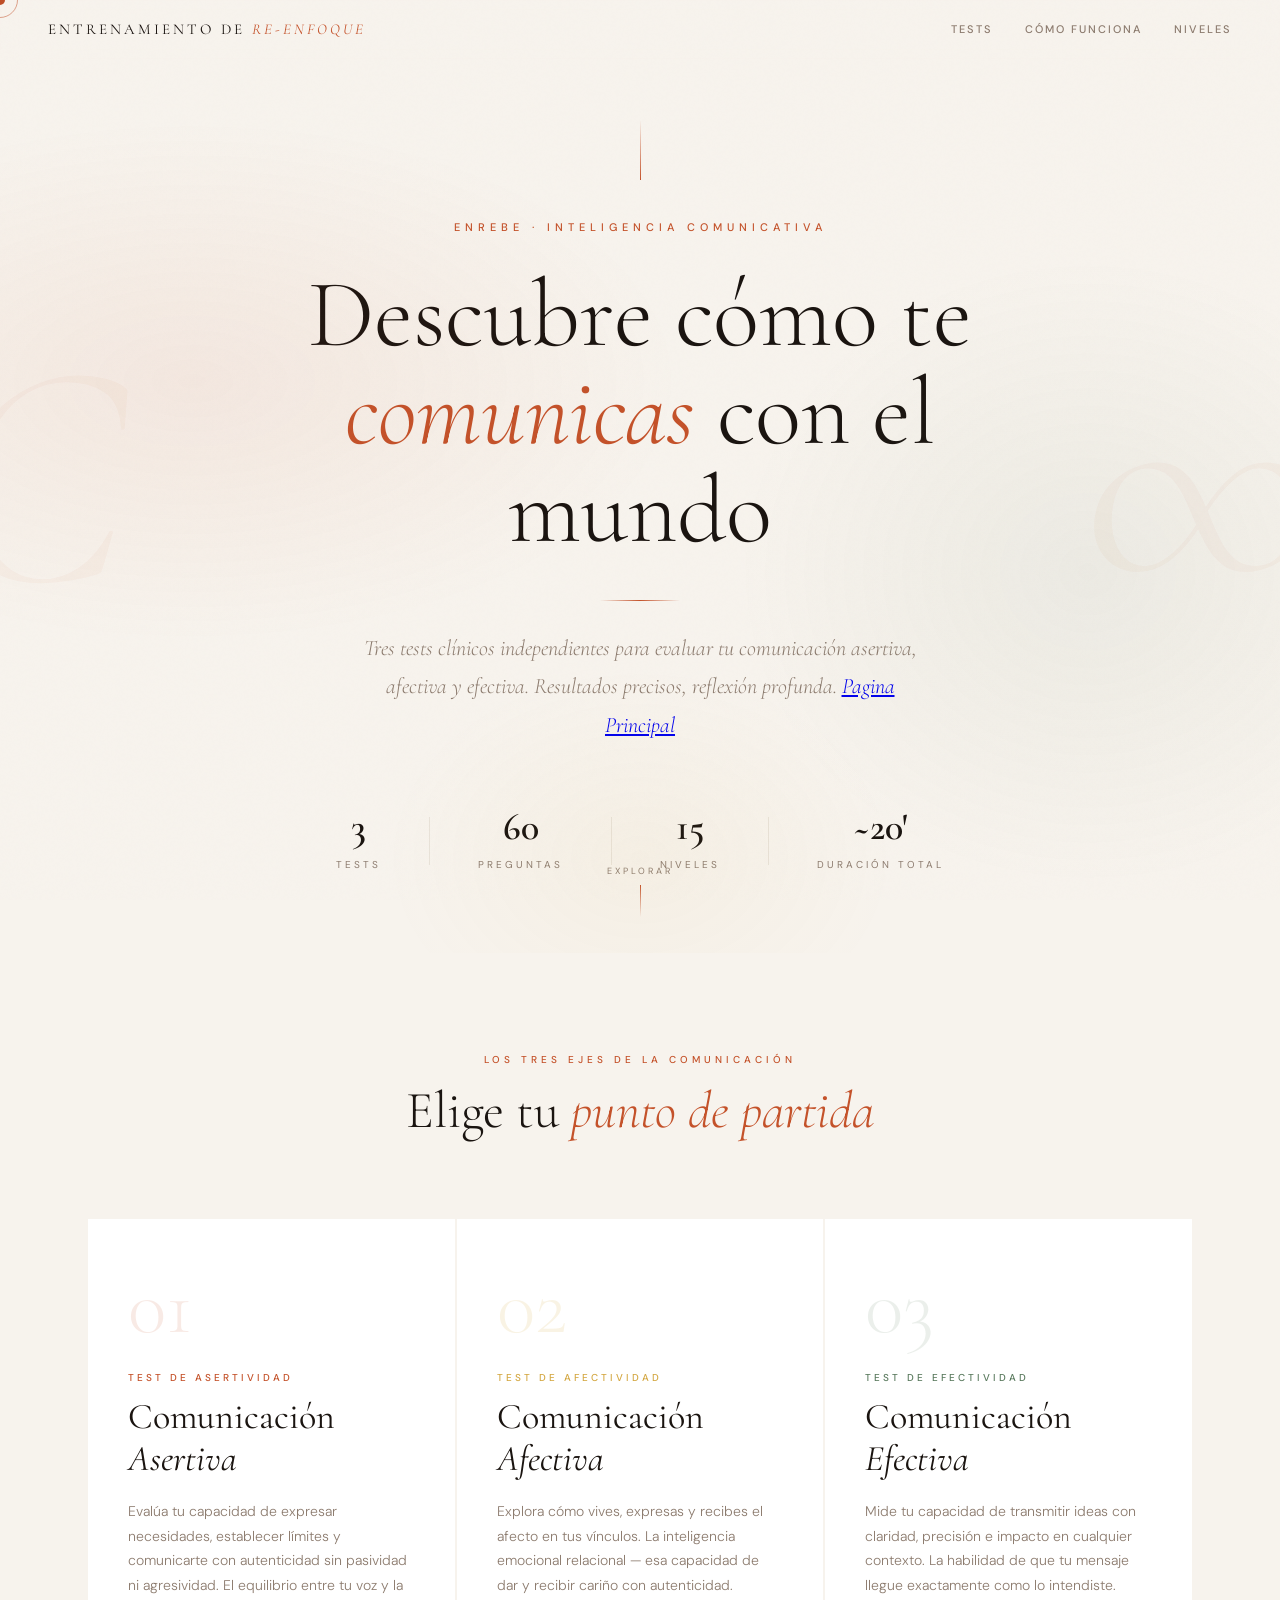
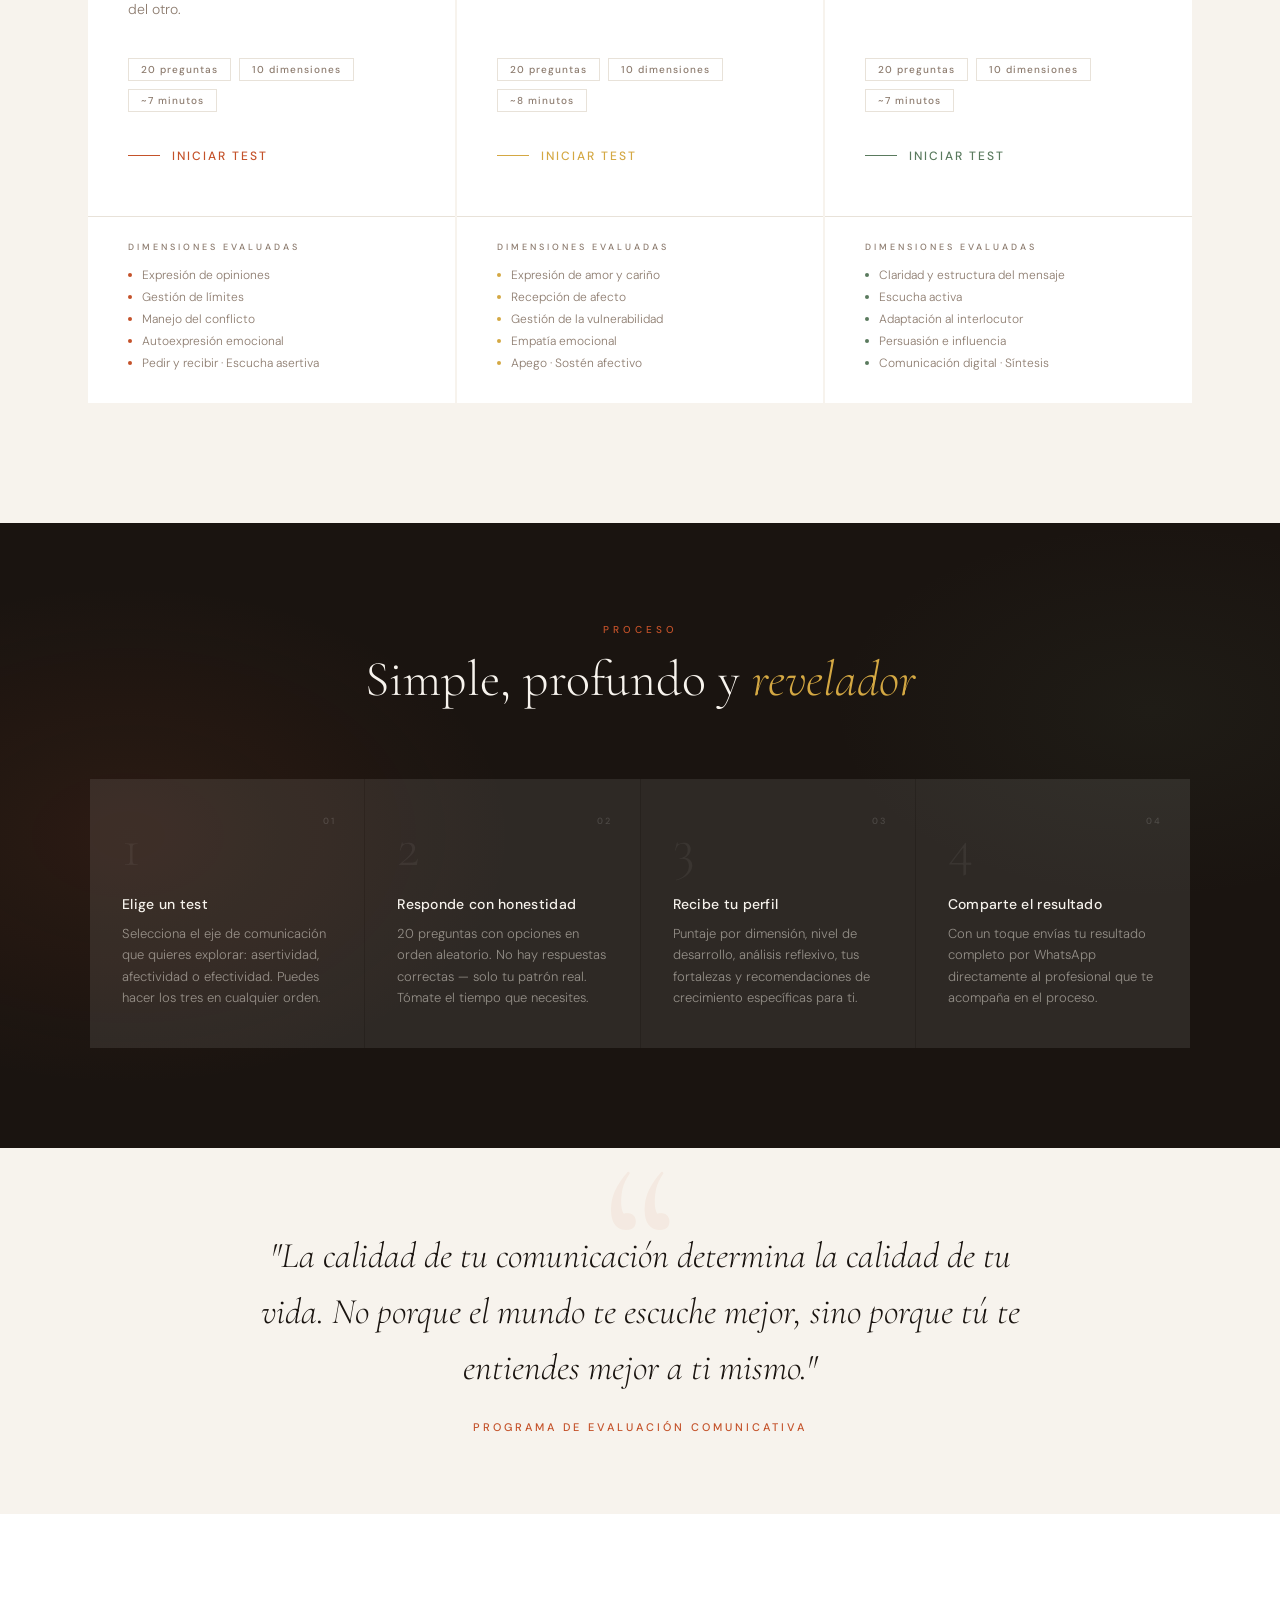
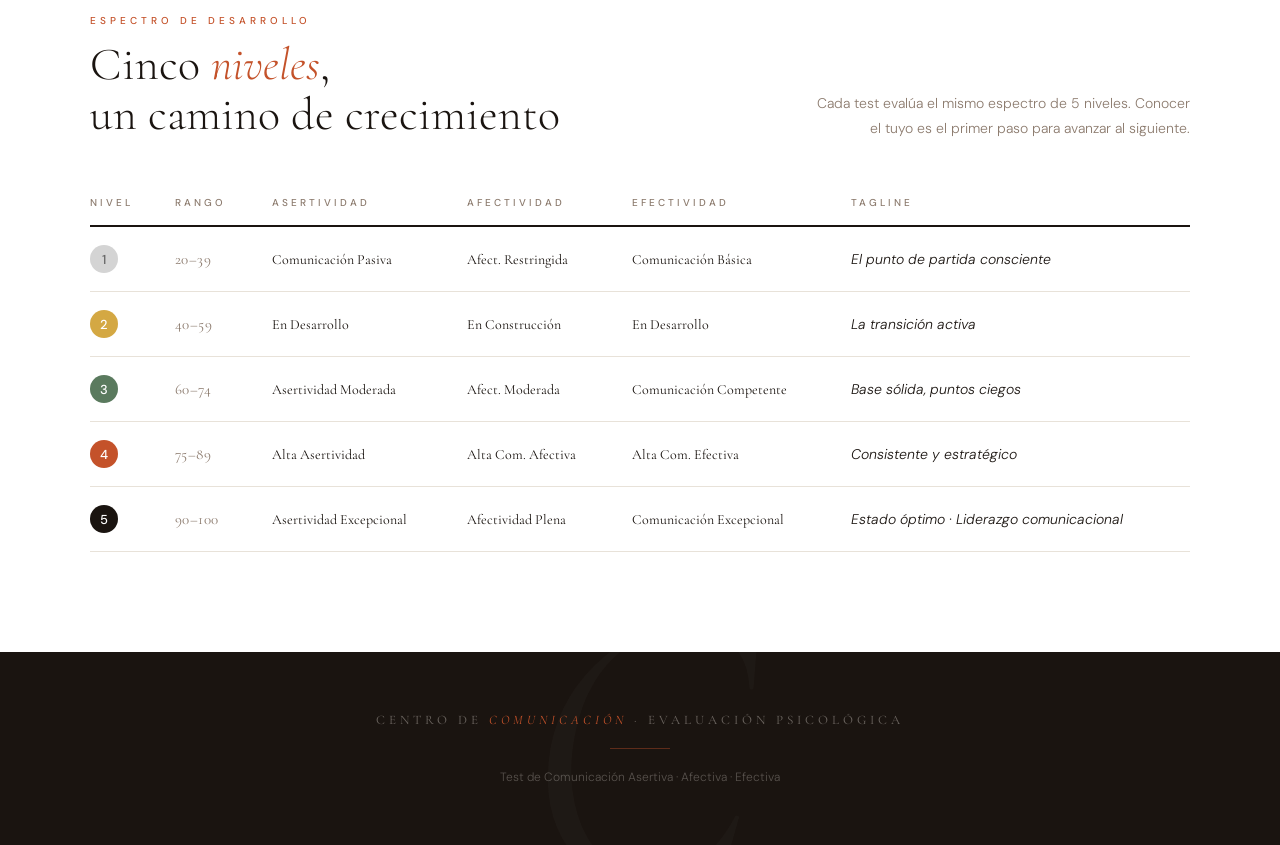
<file: index.html>
<!DOCTYPE html>
<html lang="es">
<head>
<meta charset="UTF-8">
<meta name="viewport" content="width=device-width, initial-scale=1.0">
<title>Centro de Evaluación · Comunicación</title>
<link href="https://fonts.googleapis.com/css2?family=Cormorant+Garamond:ital,wght@0,300;0,400;0,600;1,300;1,400;1,600&family=DM+Sans:opsz,wght@9..40,300;9..40,400;9..40,500&display=swap" rel="stylesheet">
<style>
  :root {
    --cream:     #F7F3ED;
    --ink:       #1A1410;
    --rust:      #C4522A;
    --sage:      #5A7A5E;
    --gold:      #D4A843;
    --mist:      #E8E2D9;
    --warm-gray: #8C7B6E;
    --white:     #FFFFFF;
  }

  *, *::before, *::after { margin: 0; padding: 0; box-sizing: border-box; }
  html { scroll-behavior: smooth; }

  body {
    font-family: 'DM Sans', sans-serif;
    background: var(--cream);
    color: var(--ink);
    overflow-x: hidden;
    cursor: none;
  }

  /* ── CUSTOM CURSOR ── */
  .cursor {
    position: fixed;
    width: 10px; height: 10px;
    background: var(--rust);
    border-radius: 50%;
    pointer-events: none;
    z-index: 9999;
    transform: translate(-50%, -50%);
    transition: transform 0.1s, width 0.3s, height 0.3s, background 0.3s;
    mix-blend-mode: multiply;
  }

  .cursor-ring {
    position: fixed;
    width: 36px; height: 36px;
    border: 1.5px solid var(--rust);
    border-radius: 50%;
    pointer-events: none;
    z-index: 9998;
    transform: translate(-50%, -50%);
    transition: transform 0.18s ease-out, width 0.3s, height 0.3s, opacity 0.3s;
    opacity: 0.5;
  }

  body:hover .cursor { opacity: 1; }

  /* ── GRAIN OVERLAY ── */
  body::before {
    content: '';
    position: fixed;
    inset: 0;
    background-image: url("data:image/svg+xml,%3Csvg viewBox='0 0 256 256' xmlns='http://www.w3.org/2000/svg'%3E%3Cfilter id='noise'%3E%3CfeTurbulence type='fractalNoise' baseFrequency='0.9' numOctaves='4' stitchTiles='stitch'/%3E%3C/filter%3E%3Crect width='100%25' height='100%25' filter='url(%23noise)' opacity='0.03'/%3E%3C/svg%3E");
    pointer-events: none;
    z-index: 1000;
    opacity: 0.4;
  }

  /* ── TOP BAR ── */
  .top-bar {
    position: fixed;
    top: 0; left: 0; right: 0;
    z-index: 100;
    display: flex;
    justify-content: space-between;
    align-items: center;
    padding: 20px 48px;
    background: rgba(247,243,237,0.85);
    backdrop-filter: blur(12px);
    border-bottom: 1px solid transparent;
    transition: border-color 0.4s;
  }

  .top-bar.scrolled { border-bottom-color: var(--mist); }

  .brand {
    font-family: 'Cormorant Garamond', serif;
    font-size: 15px;
    font-weight: 400;
    letter-spacing: 3px;
    text-transform: uppercase;
    color: var(--ink);
    text-decoration: none;
  }

  .brand em { color: var(--rust); font-style: italic; }

  .top-nav {
    display: flex;
    gap: 32px;
    align-items: center;
  }

  .top-nav a {
    font-size: 11px;
    font-weight: 500;
    letter-spacing: 2px;
    text-transform: uppercase;
    color: var(--warm-gray);
    text-decoration: none;
    transition: color 0.2s;
  }

  .top-nav a:hover { color: var(--rust); }

  /* ── HERO ── */
  .hero {
    min-height: 100vh;
    display: flex;
    flex-direction: column;
    justify-content: center;
    align-items: center;
    text-align: center;
    padding: 120px 24px 80px;
    position: relative;
    overflow: hidden;
  }

  /* Radial atmosphere */
  .hero::after {
    content: '';
    position: absolute;
    inset: 0;
    background:
      radial-gradient(ellipse 70% 50% at 15% 40%, rgba(196,82,42,0.07) 0%, transparent 55%),
      radial-gradient(ellipse 50% 60% at 85% 60%, rgba(90,122,94,0.07) 0%, transparent 55%),
      radial-gradient(ellipse 40% 40% at 50% 90%, rgba(212,168,67,0.05) 0%, transparent 50%);
    pointer-events: none;
  }

  /* Large decorative letters */
  .hero-deco {
    position: absolute;
    font-family: 'Cormorant Garamond', serif;
    font-size: clamp(180px, 25vw, 340px);
    font-weight: 300;
    font-style: italic;
    color: rgba(196,82,42,0.04);
    pointer-events: none;
    line-height: 1;
    user-select: none;
    top: 50%;
    transform: translateY(-50%);
  }

  .hero-deco.l { left: -60px; }
  .hero-deco.r { right: -40px; }

  /* Vertical ornament lines */
  .hero-line {
    width: 1px;
    height: 60px;
    background: linear-gradient(to bottom, transparent, var(--rust));
    margin: 0 auto 40px;
    opacity: 0;
    animation: fadeIn 1s 0.2s forwards;
  }

  .hero-eyebrow {
    font-size: 11px;
    font-weight: 500;
    letter-spacing: 5px;
    text-transform: uppercase;
    color: var(--rust);
    margin-bottom: 32px;
    opacity: 0;
    animation: fadeUp 0.9s 0.4s forwards;
    position: relative;
  }

  .hero-title {
    font-family: 'Cormorant Garamond', serif;
    font-size: clamp(48px, 8vw, 96px);
    font-weight: 300;
    line-height: 1.02;
    color: var(--ink);
    max-width: 820px;
    margin-bottom: 12px;
    opacity: 0;
    animation: fadeUp 0.9s 0.6s forwards;
    position: relative;
  }

  .hero-title em {
    font-style: italic;
    color: var(--rust);
  }

  .hero-divider {
    width: 80px;
    height: 1px;
    background: linear-gradient(to right, transparent, var(--rust), transparent);
    margin: 28px auto;
    opacity: 0;
    animation: fadeIn 0.9s 0.8s forwards;
  }

  .hero-sub {
    font-family: 'Cormorant Garamond', serif;
    font-size: clamp(17px, 2.5vw, 22px);
    font-style: italic;
    font-weight: 300;
    color: var(--warm-gray);
    max-width: 560px;
    line-height: 1.75;
    margin-bottom: 64px;
    opacity: 0;
    animation: fadeUp 0.9s 0.9s forwards;
    position: relative;
  }

  .hero-stats {
    display: flex;
    gap: 48px;
    align-items: center;
    opacity: 0;
    animation: fadeUp 0.9s 1.1s forwards;
    position: relative;
  }

  .stat { text-align: center; }

  .stat-num {
    font-family: 'Cormorant Garamond', serif;
    font-size: 38px;
    font-weight: 600;
    color: var(--ink);
    display: block;
    line-height: 1;
    margin-bottom: 6px;
  }

  .stat-label {
    font-size: 10px;
    letter-spacing: 3px;
    text-transform: uppercase;
    color: var(--warm-gray);
  }

  .stat-sep {
    width: 1px;
    height: 48px;
    background: var(--mist);
  }

  /* Scroll indicator */
  .scroll-hint {
    position: absolute;
    bottom: 36px;
    left: 50%;
    transform: translateX(-50%);
    display: flex;
    flex-direction: column;
    align-items: center;
    gap: 8px;
    opacity: 0;
    animation: fadeIn 1s 1.8s forwards;
  }

  .scroll-hint span {
    font-size: 9px;
    letter-spacing: 3px;
    text-transform: uppercase;
    color: var(--warm-gray);
  }

  .scroll-arrow {
    width: 1px;
    height: 32px;
    background: linear-gradient(to bottom, var(--rust), transparent);
    animation: scrollPulse 1.8s ease-in-out infinite;
  }

  /* ── TESTS SECTION ── */
  .tests-section {
    padding: 100px 48px 120px;
    max-width: 1200px;
    margin: 0 auto;
  }

  .section-header {
    text-align: center;
    margin-bottom: 80px;
  }

  .section-tag {
    font-size: 10px;
    font-weight: 500;
    letter-spacing: 4px;
    text-transform: uppercase;
    color: var(--rust);
    display: block;
    margin-bottom: 16px;
  }

  .section-title {
    font-family: 'Cormorant Garamond', serif;
    font-size: clamp(32px, 5vw, 52px);
    font-weight: 300;
    color: var(--ink);
    line-height: 1.1;
  }

  .section-title em { font-style: italic; color: var(--rust); }

  /* Cards grid */
  .cards-grid {
    display: grid;
    grid-template-columns: repeat(3, 1fr);
    gap: 2px;
  }

  /* Individual test card */
  .test-card {
    position: relative;
    background: var(--white);
    overflow: hidden;
    cursor: none;
    text-decoration: none;
    color: inherit;
    display: flex;
    flex-direction: column;
    transition: transform 0.5s cubic-bezier(0.2, 0, 0, 1);
  }

  .test-card:hover { transform: translateY(-6px); z-index: 2; }

  /* Accent top border — color per card */
  .test-card::before {
    content: '';
    position: absolute;
    top: 0; left: 0; right: 0;
    height: 4px;
    transform: scaleX(0);
    transform-origin: left;
    transition: transform 0.5s cubic-bezier(0.2, 0, 0, 1);
  }

  .test-card:hover::before { transform: scaleX(1); }

  .card-rust::before { background: var(--rust); }
  .card-gold::before { background: var(--gold); }
  .card-sage::before { background: var(--sage); }

  /* Card inner padding */
  .card-inner {
    padding: 48px 40px 52px;
    flex: 1;
    display: flex;
    flex-direction: column;
  }

  /* Card number */
  .card-num {
    font-family: 'Cormorant Garamond', serif;
    font-size: 80px;
    font-weight: 300;
    line-height: 1;
    margin-bottom: 24px;
    transition: color 0.3s;
  }

  .card-rust .card-num { color: rgba(196,82,42,0.12); }
  .card-gold .card-num { color: rgba(212,168,67,0.14); }
  .card-sage .card-num { color: rgba(90,122,94,0.12); }

  .test-card:hover .card-rust .card-num { color: rgba(196,82,42,0.22); }
  .test-card:hover .card-gold .card-num { color: rgba(212,168,67,0.24); }
  .test-card:hover .card-sage .card-num { color: rgba(90,122,94,0.22); }

  /* Card label */
  .card-label {
    font-size: 10px;
    font-weight: 500;
    letter-spacing: 3px;
    text-transform: uppercase;
    margin-bottom: 12px;
    transition: color 0.3s;
  }

  .card-rust .card-label { color: var(--rust); }
  .card-gold .card-label { color: var(--gold); }
  .card-sage .card-label { color: var(--sage); }

  /* Card title */
  .card-title {
    font-family: 'Cormorant Garamond', serif;
    font-size: clamp(26px, 3vw, 36px);
    font-weight: 400;
    line-height: 1.15;
    color: var(--ink);
    margin-bottom: 20px;
  }

  .card-title em { font-style: italic; }

  /* Card description */
  .card-desc {
    font-size: 14px;
    font-weight: 300;
    color: var(--warm-gray);
    line-height: 1.75;
    flex: 1;
    margin-bottom: 36px;
  }

  /* Card meta pills */
  .card-meta {
    display: flex;
    gap: 8px;
    flex-wrap: wrap;
    margin-bottom: 36px;
  }

  .meta-tag {
    font-size: 10px;
    font-weight: 500;
    letter-spacing: 1px;
    padding: 4px 12px;
    border: 1px solid var(--mist);
    color: var(--warm-gray);
  }

  /* Card CTA */
  .card-cta {
    display: flex;
    align-items: center;
    gap: 12px;
    font-size: 12px;
    font-weight: 500;
    letter-spacing: 2px;
    text-transform: uppercase;
  }

  .card-rust .card-cta { color: var(--rust); }
  .card-gold .card-cta { color: var(--gold); }
  .card-sage .card-cta { color: var(--sage); }

  .cta-line {
    height: 1px;
    width: 32px;
    transition: width 0.4s cubic-bezier(0.2, 0, 0, 1);
  }

  .card-rust .cta-line { background: var(--rust); }
  .card-gold .cta-line { background: var(--gold); }
  .card-sage .cta-line { background: var(--sage); }

  .test-card:hover .cta-line { width: 56px; }

  /* Card dimensions list */
  .card-dims {
    border-top: 1px solid var(--mist);
    padding: 24px 40px 32px;
  }

  .dims-title {
    font-size: 9px;
    font-weight: 500;
    letter-spacing: 3px;
    text-transform: uppercase;
    color: var(--warm-gray);
    margin-bottom: 14px;
  }

  .dims-list {
    display: flex;
    flex-direction: column;
    gap: 6px;
  }

  .dim-item {
    display: flex;
    align-items: center;
    gap: 10px;
    font-size: 12px;
    color: var(--warm-gray);
    font-weight: 300;
  }

  .dim-dot {
    width: 4px; height: 4px;
    border-radius: 50%;
    flex-shrink: 0;
  }

  .card-rust .dim-dot { background: var(--rust); }
  .card-gold .dim-dot { background: var(--gold); }
  .card-sage .dim-dot { background: var(--sage); }

  /* ── HOW IT WORKS ── */
  .how-section {
    background: var(--ink);
    padding: 100px 48px;
    position: relative;
    overflow: hidden;
  }

  .how-section::before {
    content: '';
    position: absolute;
    inset: 0;
    background:
      radial-gradient(ellipse 60% 80% at 10% 50%, rgba(196,82,42,0.1) 0%, transparent 50%),
      radial-gradient(ellipse 50% 60% at 90% 30%, rgba(90,122,94,0.08) 0%, transparent 50%);
    pointer-events: none;
  }

  .how-inner {
    max-width: 1100px;
    margin: 0 auto;
    position: relative;
  }

  .how-header {
    text-align: center;
    margin-bottom: 72px;
  }

  .how-tag {
    font-size: 10px;
    font-weight: 500;
    letter-spacing: 4px;
    text-transform: uppercase;
    color: var(--rust);
    display: block;
    margin-bottom: 16px;
  }

  .how-title {
    font-family: 'Cormorant Garamond', serif;
    font-size: clamp(30px, 4.5vw, 50px);
    font-weight: 300;
    color: var(--cream);
    line-height: 1.1;
  }

  .how-title em { font-style: italic; color: var(--gold); }

  .steps-row {
    display: grid;
    grid-template-columns: repeat(4, 1fr);
    gap: 1px;
    background: rgba(255,255,255,0.06);
  }

  .step-block {
    background: rgba(255,255,255,0.03);
    padding: 40px 32px;
    position: relative;
    transition: background 0.3s;
  }

  .step-block:hover { background: rgba(255,255,255,0.07); }

  .step-n {
    font-family: 'Cormorant Garamond', serif;
    font-size: 56px;
    font-weight: 300;
    color: rgba(255,255,255,0.06);
    line-height: 1;
    margin-bottom: 20px;
  }

  .step-title {
    font-size: 14px;
    font-weight: 500;
    color: var(--cream);
    margin-bottom: 10px;
    letter-spacing: 0.3px;
  }

  .step-desc {
    font-size: 13px;
    font-weight: 300;
    color: rgba(232,226,217,0.55);
    line-height: 1.65;
  }

  .step-block::after {
    content: attr(data-num);
    position: absolute;
    top: 36px; right: 28px;
    font-size: 9px;
    font-weight: 500;
    letter-spacing: 2px;
    color: rgba(255,255,255,0.15);
  }

  /* ── QUOTE BAND ── */
  .quote-band {
    padding: 80px 48px;
    background: var(--cream);
    text-align: center;
    position: relative;
  }

  .quote-band::before {
    content: '\201C';
    position: absolute;
    font-family: 'Cormorant Garamond', serif;
    font-size: 240px;
    font-weight: 300;
    color: rgba(196,82,42,0.06);
    top: -20px;
    left: 50%;
    transform: translateX(-50%);
    line-height: 1;
    pointer-events: none;
  }

  .quote-text {
    font-family: 'Cormorant Garamond', serif;
    font-size: clamp(22px, 3.5vw, 36px);
    font-style: italic;
    font-weight: 300;
    color: var(--ink);
    max-width: 760px;
    margin: 0 auto 24px;
    line-height: 1.55;
    position: relative;
  }

  .quote-author {
    font-size: 11px;
    font-weight: 500;
    letter-spacing: 3px;
    text-transform: uppercase;
    color: var(--rust);
  }

  /* ── LEVELS SECTION ── */
  .levels-section {
    padding: 100px 48px;
    background: var(--white);
  }

  .levels-inner {
    max-width: 1100px;
    margin: 0 auto;
  }

  .levels-header {
    display: flex;
    justify-content: space-between;
    align-items: flex-end;
    margin-bottom: 56px;
    gap: 32px;
  }

  .levels-header-left .section-tag { margin-bottom: 12px; }

  .levels-title {
    font-family: 'Cormorant Garamond', serif;
    font-size: clamp(28px, 4vw, 46px);
    font-weight: 300;
    color: var(--ink);
    line-height: 1.1;
  }

  .levels-title em { font-style: italic; color: var(--rust); }

  .levels-desc {
    font-size: 14px;
    font-weight: 300;
    color: var(--warm-gray);
    max-width: 380px;
    line-height: 1.75;
    text-align: right;
  }

  .levels-table {
    width: 100%;
    border-collapse: collapse;
  }

  .levels-table thead tr {
    border-bottom: 2px solid var(--ink);
  }

  .levels-table th {
    font-size: 10px;
    font-weight: 500;
    letter-spacing: 3px;
    text-transform: uppercase;
    color: var(--warm-gray);
    padding: 0 16px 16px;
    text-align: left;
  }

  .levels-table th:first-child { padding-left: 0; }

  .levels-table tbody tr {
    border-bottom: 1px solid var(--mist);
    transition: background 0.2s;
  }

  .levels-table tbody tr:hover { background: var(--cream); }

  .levels-table td {
    padding: 18px 16px;
    font-size: 14px;
    color: var(--ink);
    vertical-align: middle;
  }

  .levels-table td:first-child { padding-left: 0; }

  .level-num-badge {
    display: inline-flex;
    align-items: center;
    justify-content: center;
    width: 28px; height: 28px;
    border-radius: 50%;
    font-size: 13px;
    font-weight: 500;
    color: white;
  }

  .range-pill {
    display: inline-block;
    font-family: 'Cormorant Garamond', serif;
    font-size: 15px;
    font-weight: 400;
    color: var(--warm-gray);
    letter-spacing: 0.5px;
  }

  .level-name-cell {
    font-family: 'Cormorant Garamond', serif;
    font-size: 17px;
    font-weight: 400;
  }

  .level-desc-cell {
    font-size: 13px;
    font-weight: 300;
    color: var(--warm-gray);
    font-style: italic;
  }

  /* ── FOOTER ── */
  .footer {
    background: var(--ink);
    padding: 60px 48px;
    text-align: center;
    position: relative;
    overflow: hidden;
  }

  .footer::before {
    content: 'C';
    position: absolute;
    font-family: 'Cormorant Garamond', serif;
    font-size: 400px;
    font-weight: 300;
    font-style: italic;
    color: rgba(255,255,255,0.02);
    top: 50%; left: 50%;
    transform: translate(-50%,-50%);
    pointer-events: none;
    line-height: 1;
  }

  .footer-brand {
    font-family: 'Cormorant Garamond', serif;
    font-size: 13px;
    letter-spacing: 4px;
    text-transform: uppercase;
    color: rgba(232,226,217,0.4);
    margin-bottom: 12px;
    position: relative;
  }

  .footer-brand em { color: var(--rust); font-style: italic; }

  .footer-line {
    width: 60px;
    height: 1px;
    background: rgba(196,82,42,0.4);
    margin: 20px auto;
  }

  .footer-note {
    font-size: 12px;
    font-weight: 300;
    color: rgba(232,226,217,0.3);
    position: relative;
  }

  /* ── ANIMATIONS ── */
  @keyframes fadeUp {
    from { opacity: 0; transform: translateY(24px); }
    to   { opacity: 1; transform: translateY(0); }
  }

  @keyframes fadeIn {
    from { opacity: 0; }
    to   { opacity: 1; }
  }

  @keyframes scrollPulse {
    0%, 100% { opacity: 0.3; transform: scaleY(0.8); }
    50%       { opacity: 1;   transform: scaleY(1); }
  }

  /* Reveal on scroll */
  .reveal {
    opacity: 0;
    transform: translateY(32px);
    transition: opacity 0.8s cubic-bezier(0.2,0,0,1), transform 0.8s cubic-bezier(0.2,0,0,1);
  }

  .reveal.visible {
    opacity: 1;
    transform: translateY(0);
  }

  .reveal-delay-1 { transition-delay: 0.1s; }
  .reveal-delay-2 { transition-delay: 0.2s; }
  .reveal-delay-3 { transition-delay: 0.3s; }

  /* ── RESPONSIVE ── */
  @media (max-width: 900px) {
    .cards-grid { grid-template-columns: 1fr; gap: 2px; }
    .steps-row  { grid-template-columns: repeat(2, 1fr); }
    .levels-header { flex-direction: column; align-items: flex-start; }
    .levels-desc { text-align: left; }
    .top-nav { display: none; }
    .tests-section, .how-section, .levels-section { padding: 72px 24px; }
  }

  @media (max-width: 560px) {
    .hero-stats { gap: 24px; flex-wrap: wrap; justify-content: center; }
    .steps-row { grid-template-columns: 1fr; }
    .top-bar { padding: 18px 24px; }
    body { cursor: auto; }
    .cursor, .cursor-ring { display: none; }
  }
</style>
</head>
<body>

<!-- Custom cursor -->
<div class="cursor" id="cursor"></div>
<div class="cursor-ring" id="cursorRing"></div>

<!-- TOP BAR -->
<nav class="top-bar" id="topBar">
  <a class="brand" href="#">Entrenamiento de <em>Re-Enfoque</em></a>
  <div class="top-nav">
    <a href="#tests">Tests</a>
    <a href="#como-funciona">Cómo funciona</a>
    <a href="#niveles">Niveles</a>
  </div>
</nav>

<!-- ══════════════ HERO ══════════════ -->
<section class="hero">
  <div class="hero-deco l">C</div>
  <div class="hero-deco r">∞</div>

  <div class="hero-line"></div>

  <p class="hero-eyebrow">ENREBE · Inteligencia Comunicativa</p>

  <h1 class="hero-title">
    Descubre cómo te<br>
    <em>comunicas</em> con el mundo
  </h1>

  <div class="hero-divider"></div>

  <p class="hero-sub">
    Tres tests clínicos independientes para evaluar tu comunicación asertiva,
    afectiva y efectiva. Resultados precisos, reflexión profunda.
    <a href="https://enrebe.github.io/test/index.php">Pagina Principal</a>
  </p>

  <div class="hero-stats">
    <div class="stat">
      <span class="stat-num">3</span>
      <span class="stat-label">Tests</span>
    </div>
    <div class="stat-sep"></div>
    <div class="stat">
      <span class="stat-num">60</span>
      <span class="stat-label">Preguntas</span>
    </div>
    <div class="stat-sep"></div>
    <div class="stat">
      <span class="stat-num">15</span>
      <span class="stat-label">Niveles</span>
    </div>
    <div class="stat-sep"></div>
    <div class="stat">
      <span class="stat-num">~20'</span>
      <span class="stat-label">Duración total</span>
    </div>
  </div>

  <div class="scroll-hint">
    <span>Explorar</span>
    <div class="scroll-arrow"></div>
  </div>
</section>

<!-- ══════════════ TESTS ══════════════ -->
<section class="tests-section" id="tests">
  <div class="section-header reveal">
    <span class="section-tag">Los tres ejes de la comunicación</span>
    <h2 class="section-title">Elige tu <em>punto de partida</em></h2>
  </div>

  <div class="cards-grid">

    <!-- CARD 1: ASERTIVIDAD -->
    <a class="test-card card-rust reveal reveal-delay-1" href="test-asertividad-whatsapp.html">
      <div class="card-inner">
        <div class="card-num">01</div>
        <p class="card-label">Test de Asertividad</p>
        <h3 class="card-title">Comunicación<br><em>Asertiva</em></h3>
        <p class="card-desc">
          Evalúa tu capacidad de expresar necesidades, establecer límites y comunicarte
          con autenticidad sin pasividad ni agresividad. El equilibrio entre tu voz y la del otro.
        </p>
        <div class="card-meta">
          <span class="meta-tag">20 preguntas</span>
          <span class="meta-tag">10 dimensiones</span>
          <span class="meta-tag">~7 minutos</span>
        </div>
        <div class="card-cta">
          <div class="cta-line"></div>
          Iniciar test
        </div>
      </div>
      <div class="card-dims">
        <p class="dims-title">Dimensiones evaluadas</p>
        <div class="dims-list">
          <div class="dim-item"><div class="dim-dot"></div>Expresión de opiniones</div>
          <div class="dim-item"><div class="dim-dot"></div>Gestión de límites</div>
          <div class="dim-item"><div class="dim-dot"></div>Manejo del conflicto</div>
          <div class="dim-item"><div class="dim-dot"></div>Autoexpresión emocional</div>
          <div class="dim-item"><div class="dim-dot"></div>Pedir y recibir · Escucha asertiva</div>
        </div>
      </div>
    </a>

    <!-- CARD 2: AFECTIVIDAD -->
    <a class="test-card card-gold reveal reveal-delay-2" href="test-comunicacion-afectiva-whatsapp.html">
      <div class="card-inner">
        <div class="card-num">02</div>
        <p class="card-label">Test de Afectividad</p>
        <h3 class="card-title">Comunicación<br><em>Afectiva</em></h3>
        <p class="card-desc">
          Explora cómo vives, expresas y recibes el afecto en tus vínculos. La inteligencia
          emocional relacional — esa capacidad de dar y recibir cariño con autenticidad.
        </p>
        <div class="card-meta">
          <span class="meta-tag">20 preguntas</span>
          <span class="meta-tag">10 dimensiones</span>
          <span class="meta-tag">~8 minutos</span>
        </div>
        <div class="card-cta">
          <div class="cta-line"></div>
          Iniciar test
        </div>
      </div>
      <div class="card-dims">
        <p class="dims-title">Dimensiones evaluadas</p>
        <div class="dims-list">
          <div class="dim-item"><div class="dim-dot"></div>Expresión de amor y cariño</div>
          <div class="dim-item"><div class="dim-dot"></div>Recepción de afecto</div>
          <div class="dim-item"><div class="dim-dot"></div>Gestión de la vulnerabilidad</div>
          <div class="dim-item"><div class="dim-dot"></div>Empatía emocional</div>
          <div class="dim-item"><div class="dim-dot"></div>Apego · Sostén afectivo</div>
        </div>
      </div>
    </a>

    <!-- CARD 3: EFECTIVIDAD -->
    <a class="test-card card-sage reveal reveal-delay-3" href="test-comunicacion-efectiva-whatsapp.html">
      <div class="card-inner">
        <div class="card-num">03</div>
        <p class="card-label">Test de Efectividad</p>
        <h3 class="card-title">Comunicación<br><em>Efectiva</em></h3>
        <p class="card-desc">
          Mide tu capacidad de transmitir ideas con claridad, precisión e impacto en
          cualquier contexto. La habilidad de que tu mensaje llegue exactamente como lo intendiste.
        </p>
        <div class="card-meta">
          <span class="meta-tag">20 preguntas</span>
          <span class="meta-tag">10 dimensiones</span>
          <span class="meta-tag">~7 minutos</span>
        </div>
        <div class="card-cta">
          <div class="cta-line"></div>
          Iniciar test
        </div>
      </div>
      <div class="card-dims">
        <p class="dims-title">Dimensiones evaluadas</p>
        <div class="dims-list">
          <div class="dim-item"><div class="dim-dot"></div>Claridad y estructura del mensaje</div>
          <div class="dim-item"><div class="dim-dot"></div>Escucha activa</div>
          <div class="dim-item"><div class="dim-dot"></div>Adaptación al interlocutor</div>
          <div class="dim-item"><div class="dim-dot"></div>Persuasión e influencia</div>
          <div class="dim-item"><div class="dim-dot"></div>Comunicación digital · Síntesis</div>
        </div>
      </div>
    </a>

  </div>
</section>

<!-- ══════════════ HOW IT WORKS ══════════════ -->
<section class="how-section" id="como-funciona">
  <div class="how-inner">
    <div class="how-header reveal">
      <span class="how-tag">Proceso</span>
      <h2 class="how-title">Simple, profundo y <em>revelador</em></h2>
    </div>

    <div class="steps-row">
      <div class="step-block reveal reveal-delay-1" data-num="01">
        <div class="step-n">1</div>
        <h4 class="step-title">Elige un test</h4>
        <p class="step-desc">Selecciona el eje de comunicación que quieres explorar: asertividad, afectividad o efectividad. Puedes hacer los tres en cualquier orden.</p>
      </div>
      <div class="step-block reveal reveal-delay-2" data-num="02">
        <div class="step-n">2</div>
        <h4 class="step-title">Responde con honestidad</h4>
        <p class="step-desc">20 preguntas con opciones en orden aleatorio. No hay respuestas correctas — solo tu patrón real. Tómate el tiempo que necesites.</p>
      </div>
      <div class="step-block reveal reveal-delay-3" data-num="03">
        <div class="step-n">3</div>
        <h4 class="step-title">Recibe tu perfil</h4>
        <p class="step-desc">Puntaje por dimensión, nivel de desarrollo, análisis reflexivo, tus fortalezas y recomendaciones de crecimiento específicas para ti.</p>
      </div>
      <div class="step-block reveal" style="transition-delay:0.4s" data-num="04">
        <div class="step-n">4</div>
        <h4 class="step-title">Comparte el resultado</h4>
        <p class="step-desc">Con un toque envías tu resultado completo por WhatsApp directamente al profesional que te acompaña en el proceso.</p>
      </div>
    </div>
  </div>
</section>

<!-- ══════════════ QUOTE ══════════════ -->
<div class="quote-band">
  <p class="quote-text reveal">
    "La calidad de tu comunicación determina la calidad de tu vida. No porque el mundo te escuche mejor, sino porque tú te entiendes mejor a ti mismo."
  </p>
  <p class="quote-author reveal">Programa de Evaluación Comunicativa</p>
</div>

<!-- ══════════════ LEVELS ══════════════ -->
<section class="levels-section" id="niveles">
  <div class="levels-inner">
    <div class="levels-header reveal">
      <div class="levels-header-left">
        <span class="section-tag">Espectro de desarrollo</span>
        <h2 class="levels-title">Cinco <em>niveles</em>,<br>un camino de crecimiento</h2>
      </div>
      <p class="levels-desc">Cada test evalúa el mismo espectro de 5 niveles. Conocer el tuyo es el primer paso para avanzar al siguiente.</p>
    </div>

    <table class="levels-table reveal">
      <thead>
        <tr>
          <th>Nivel</th>
          <th>Rango</th>
          <th>Asertividad</th>
          <th>Afectividad</th>
          <th>Efectividad</th>
          <th>Tagline</th>
        </tr>
      </thead>
      <tbody>
        <tr>
          <td><span class="level-num-badge" style="background:#D4D4D4;color:#666;">1</span></td>
          <td><span class="range-pill">20–39</span></td>
          <td class="level-name-cell">Comunicación Pasiva</td>
          <td class="level-name-cell">Afect. Restringida</td>
          <td class="level-name-cell">Comunicación Básica</td>
          <td class="level-desc-cell">El punto de partida consciente</td>
        </tr>
        <tr>
          <td><span class="level-num-badge" style="background:#D4A843;color:white;">2</span></td>
          <td><span class="range-pill">40–59</span></td>
          <td class="level-name-cell">En Desarrollo</td>
          <td class="level-name-cell">En Construcción</td>
          <td class="level-name-cell">En Desarrollo</td>
          <td class="level-desc-cell">La transición activa</td>
        </tr>
        <tr>
          <td><span class="level-num-badge" style="background:#5A7A5E;color:white;">3</span></td>
          <td><span class="range-pill">60–74</span></td>
          <td class="level-name-cell">Asertividad Moderada</td>
          <td class="level-name-cell">Afect. Moderada</td>
          <td class="level-name-cell">Comunicación Competente</td>
          <td class="level-desc-cell">Base sólida, puntos ciegos</td>
        </tr>
        <tr>
          <td><span class="level-num-badge" style="background:#C4522A;color:white;">4</span></td>
          <td><span class="range-pill">75–89</span></td>
          <td class="level-name-cell">Alta Asertividad</td>
          <td class="level-name-cell">Alta Com. Afectiva</td>
          <td class="level-name-cell">Alta Com. Efectiva</td>
          <td class="level-desc-cell">Consistente y estratégico</td>
        </tr>
        <tr>
          <td><span class="level-num-badge" style="background:#1A1410;color:white;">5</span></td>
          <td><span class="range-pill">90–100</span></td>
          <td class="level-name-cell">Asertividad Excepcional</td>
          <td class="level-name-cell">Afectividad Plena</td>
          <td class="level-name-cell">Comunicación Excepcional</td>
          <td class="level-desc-cell">Estado óptimo · Liderazgo comunicacional</td>
        </tr>
      </tbody>
    </table>
  </div>
</section>

<!-- ══════════════ FOOTER ══════════════ -->
<footer class="footer">
  <p class="footer-brand">Centro de <em>Comunicación</em> · Evaluación Psicológica</p>
  <div class="footer-line"></div>
  <p class="footer-note">Test de Comunicación Asertiva · Afectiva · Efectiva</p>
</footer>

<script>
  // ── Custom cursor ──
  const cursor = document.getElementById('cursor');
  const ring   = document.getElementById('cursorRing');
  let mx = 0, my = 0, rx = 0, ry = 0;

  document.addEventListener('mousemove', e => { mx = e.clientX; my = e.clientY; });

  function animCursor() {
    cursor.style.left = mx + 'px';
    cursor.style.top  = my + 'px';
    rx += (mx - rx) * 0.12;
    ry += (my - ry) * 0.12;
    ring.style.left = rx + 'px';
    ring.style.top  = ry + 'px';
    requestAnimationFrame(animCursor);
  }
  animCursor();

  document.querySelectorAll('a, button').forEach(el => {
    el.addEventListener('mouseenter', () => {
      cursor.style.transform = 'translate(-50%,-50%) scale(2.5)';
      ring.style.opacity = '0.2';
    });
    el.addEventListener('mouseleave', () => {
      cursor.style.transform = 'translate(-50%,-50%) scale(1)';
      ring.style.opacity = '0.5';
    });
  });

  // ── Scroll: top-bar border ──
  window.addEventListener('scroll', () => {
    document.getElementById('topBar').classList.toggle('scrolled', window.scrollY > 60);
  });

  // ── Reveal on scroll ──
  const revealEls = document.querySelectorAll('.reveal');
  const io = new IntersectionObserver(entries => {
    entries.forEach(e => {
      if (e.isIntersecting) { e.target.classList.add('visible'); io.unobserve(e.target); }
    });
  }, { threshold: 0.12 });
  revealEls.forEach(el => io.observe(el));
</script>
</body>
</html>
</file>
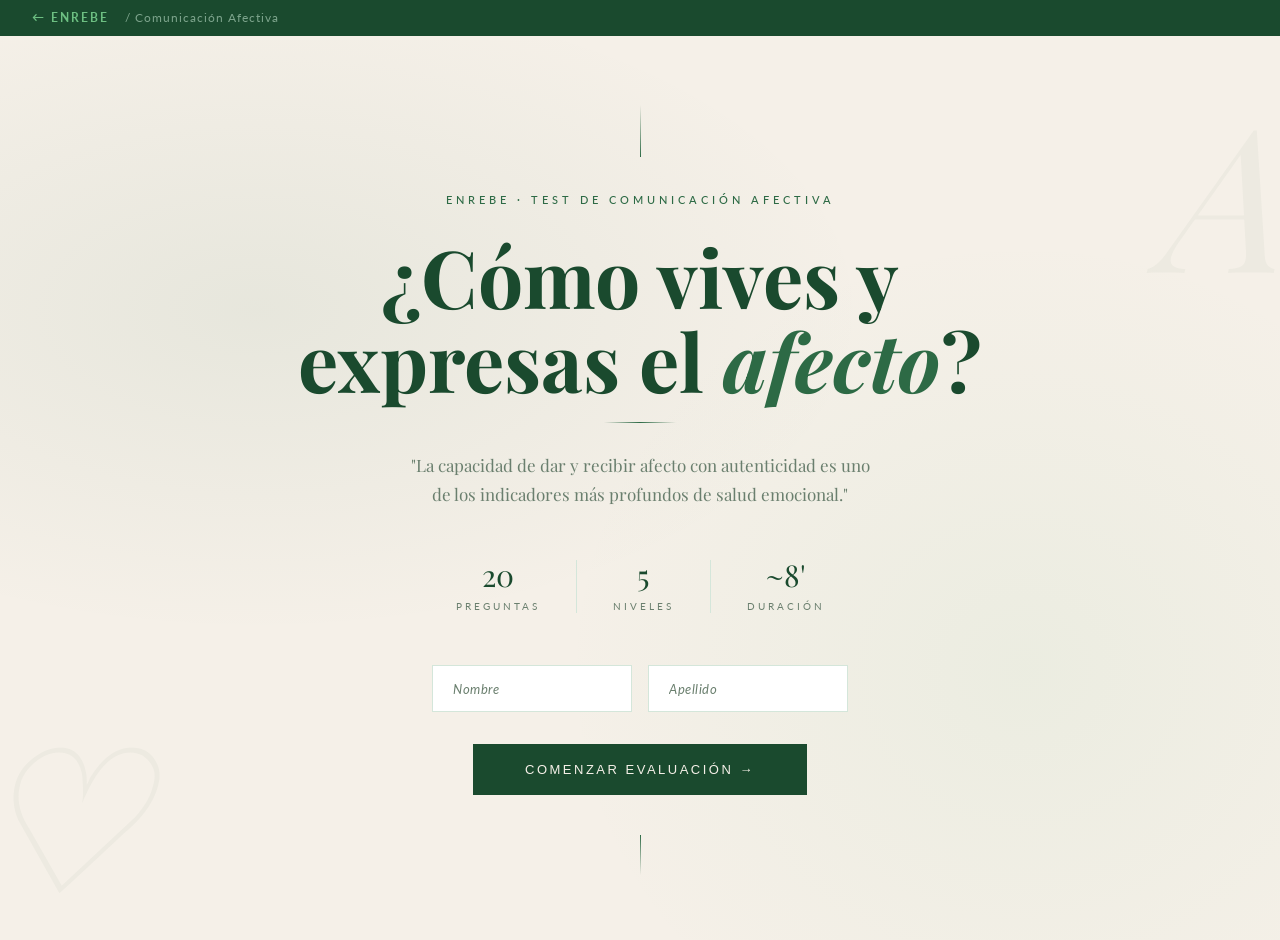
<file: test-afectiva.html>
<!DOCTYPE html>
<html lang="es">
<head>
<meta charset="UTF-8">
<meta name="viewport" content="width=device-width, initial-scale=1.0">
<title>Test de Comunicación Afectiva</title>
<link href="https://fonts.googleapis.com/css2?family=Playfair+Display:ital,wght@0,700;1,400&family=Lato:wght@300;400;700&display=swap" rel="stylesheet">
<style>
    :root {
    --dark-green: #1a4a2e;
    --mid-green:  #2d6a45;
    --light-green:#4a8c63;
    --pale-green: #a8cbb5;
    --leaf-green: #6dbf82;
    --cream:      #f5f0e8;
    --white:      #ffffff;
    --text-dark:  #1a2e1f;
    --mist:       #d4e6da;
    --warm-gray:  #6a7f6e;
    /* aliases for original var names */
    --rust:       #2d6a45;
    --sage:       #4a8c63;
    --gold:       #6dbf82;
    --ink:        #1a4a2e;
  }

  * { margin: 0; padding: 0; box-sizing: border-box; }
  html { scroll-behavior: smooth; }

  body {
    font-family: 'Lato', sans-serif;
    background: var(--cream);
    color: var(--dark-green);
    min-height: 100vh;
  }

  /* ============ HERO ============ */
  #hero {
    min-height: 100vh;
    display: flex;
    flex-direction: column;
    justify-content: center;
    align-items: center;
    padding: 60px 24px;
    position: relative;
    overflow: hidden;
    text-align: center;
  }

  #hero::before {
    content: '';
    position: absolute;
    inset: 0;
    background:
      radial-gradient(ellipse 80% 60% at 20% 30%, rgba(45,106,69,0.07) 0%, transparent 60%),
      radial-gradient(ellipse 60% 80% at 80% 70%, rgba(109,191,130,0.07) 0%, transparent 60%);
  }

  .decoration {
    position: absolute;
    font-family: 'Playfair Display', serif;
    font-size: 200px;
    font-weight: 300;
    font-style: italic;
    color: rgba(45,106,69,0.04);
    pointer-events: none;
    line-height: 1;
    user-select: none;
  }
  .decoration.left { left: -30px; bottom: 30px; }
  .decoration.right { right: -10px; top: 50px; }

  .hero-ornament {
    width: 1px;
    height: 52px;
    background: linear-gradient(to bottom, transparent, var(--mid-green));
    margin: 0 auto 36px;
    opacity: 0;
    animation: fadeIn 0.9s 0.1s forwards;
  }

  .hero-eyebrow {
    font-family: 'Lato', sans-serif;
    font-size: 11px;
    font-weight: 500;
    letter-spacing: 4px;
    text-transform: uppercase;
    color: var(--mid-green);
    margin-bottom: 28px;
    opacity: 0;
    animation: fadeUp 0.8s 0.2s forwards;
  }

  .hero-title {
    font-family: 'Playfair Display', serif;
    font-size: clamp(42px, 7vw, 80px);
    line-height: 1.05;
    font-weight: 720;
    color: var(--dark-green);
    max-width: 700px;
    margin-bottom: 20px;
    opacity: 0;
    animation: fadeUp 0.8s 0.4s forwards;
  }

  .hero-title em {
    font-style: italic;
    color: var(--mid-green);
  }

  .hero-divider {
    width: 72px;
    height: 1px;
    background: linear-gradient(to right, transparent, var(--mid-green), transparent);
    margin: 0 auto 28px;
    opacity: 0;
    animation: fadeIn 0.8s 0.65s forwards;
  }

  .hero-subtitle {
    font-family: 'Playfair Display', serif;
    font-size: 17px;
    font-weight: 300;
    color: var(--warm-gray);
    max-width: 480px;
    line-height: 1.7;
    margin-bottom: 52px;
    opacity: 0;
    animation: fadeUp 0.8s 0.6s forwards;
  }

  .hero-meta {
    display: flex;
    gap: 36px;
    margin-bottom: 52px;
    opacity: 0;
    animation: fadeUp 0.8s 0.9s forwards;
  }

  .meta-item { text-align: center; }

  .meta-num {
    font-family: 'Playfair Display', serif;
    font-size: 30px;
    font-weight: 300;
    color: var(--dark-green);
    display: block;
    line-height: 1;
    margin-bottom: 4px;
  }

  .meta-label {
    font-size: 10px;
    letter-spacing: 3px;
    text-transform: uppercase;
    color: var(--warm-gray);
  }

  .meta-sep {
    width: 1px;
    background: var(--mist);
    align-self: stretch;
  }

  /* Name input fields */
  .name-fields {
    display: flex;
    gap: 16px;
    margin-bottom: 32px;
    opacity: 0;
    animation: fadeUp 0.8s 0.95s forwards;
    flex-wrap: wrap;
    justify-content: center;
  }

  .name-input {
    font-family: 'Lato', sans-serif;
    font-size: 14px;
    font-weight: 400;
    color: var(--dark-green);
    background: var(--white);
    border: 1.5px solid var(--mist);
    padding: 14px 20px;
    outline: none;
    transition: border-color 0.25s;
    width: 200px;
    letter-spacing: 0.5px;
  }

  .name-input::placeholder {
    color: var(--warm-gray);
    font-style: italic;
    font-size: 13px;
  }

  .name-input:focus {
    border-color: var(--mid-green);
  }

  .result-person-name {
    font-family: 'Lato', sans-serif;
    font-size: 13px;
    letter-spacing: 3px;
    text-transform: uppercase;
    color: var(--warm-gray);
    margin-bottom: 16px;
  }

  .start-btn {
    font-size: 13px;
    font-weight: 500;
    letter-spacing: 2.5px;
    text-transform: uppercase;
    color: var(--cream);
    background: var(--dark-green);
    border: none;
    padding: 18px 52px;
    cursor: pointer;
    position: relative;
    overflow: hidden;
    transition: all 0.3s;
    opacity: 0;
    animation: fadeUp 0.8s 1.05s forwards;
  }

  .start-btn::after {
    content: '';
    position: absolute;
    inset: 0;
    background: var(--mid-green);
    transform: translateX(-100%);
    transition: transform 0.4s cubic-bezier(0.4,0,0.2,1);
  }

  .start-btn:hover::after { transform: translateX(0); }
  .start-btn span { position: relative; z-index: 1; }

  .hero-bottom-line {
    width: 1px;
    height: 40px;
    background: linear-gradient(to bottom, var(--mid-green), transparent);
    margin: 40px auto 0;
    opacity: 0;
    animation: fadeIn 0.8s 1.2s forwards;
  }

  /* ============ TEST ============ */
  #test-section {
    display: none;
    min-height: 100vh;
    padding: 0 24px 80px;
  }

  .top-bar {
    position: sticky;
    top: 0;
    background: rgba(247,243,237,0.94);
    backdrop-filter: blur(10px);
    border-bottom: 1px solid var(--mist);
    padding: 16px 40px;
    display: flex;
    align-items: center;
    justify-content: space-between;
    z-index: 10;
    margin: 0 -24px 60px;
  }

  .top-bar-title {
    font-family: 'Playfair Display', serif;
    font-size: 16px;
    font-style: italic;
    color: var(--warm-gray);
  }

  .progress-wrap {
    display: flex;
    align-items: center;
    gap: 14px;
    flex: 1;
    max-width: 340px;
    margin: 0 28px;
  }

  .progress-track {
    flex: 1;
    height: 2px;
    background: var(--mist);
    position: relative;
  }

  .progress-fill {
    position: absolute;
    left: 0; top: 0; bottom: 0;
    background: var(--mid-green);
    transition: width 0.6s cubic-bezier(0.4,0,0.2,1);
  }

  .progress-fill::after {
    content: '';
    position: absolute;
    right: -4px;
    top: -3px;
    width: 8px;
    height: 8px;
    border-radius: 50%;
    background: var(--mid-green);
  }

  .progress-text {
    font-size: 12px;
    font-weight: 400;
    color: var(--warm-gray);
    white-space: nowrap;
  }

  .question-container {
    max-width: 740px;
    margin: 0 auto;
  }

  .q-category {
    display: inline-flex;
    align-items: center;
    gap: 10px;
    font-size: 10px;
    letter-spacing: 4px;
    text-transform: uppercase;
    color: var(--mid-green);
    margin-bottom: 24px;
  }

  .q-category::before {
    content: '';
    display: block;
    width: 24px;
    height: 1px;
    background: var(--mid-green);
  }

  .q-number {
    font-family: 'Playfair Display', serif;
    font-size: 14px;
    font-style: italic;
    color: var(--warm-gray);
    margin-bottom: 18px;
    font-weight: 300;
  }

  .q-text {
    font-family: 'Playfair Display', serif;
    font-size: clamp(24px, 4vw, 32px);
    font-weight: 300;
    line-height: 1.4;
    color: var(--dark-green);
    margin-bottom: 48px;
    min-height: 88px;
  }

  .intensity-strip {
    display: flex;
    justify-content: space-between;
    margin-bottom: 14px;
    padding: 0 2px;
  }

  .intensity-label {
    font-size: 9px;
    letter-spacing: 2px;
    text-transform: uppercase;
    color: var(--warm-gray);
    opacity: 0.6;
  }

  /* Options */
  .options-list {
    display: flex;
    flex-direction: column;
    gap: 10px;
    margin-bottom: 48px;
  }

  .opt {
    display: flex;
    align-items: center;
    background: white;
    border: 1.5px solid var(--mist);
    cursor: pointer;
    text-align: left;
    transition: all 0.25s;
    position: relative;
    overflow: hidden;
  }

  .opt::before {
    content: '';
    position: absolute;
    left: 0; top: 0; bottom: 0;
    width: 0;
    background: var(--mid-green);
    transition: width 0.3s;
  }

  .opt:hover {
    border-color: var(--mid-green);
    transform: translateX(4px);
  }

  .opt:hover::before { width: 3px; }

  .opt.selected {
    border-color: var(--mid-green);
    background: rgba(45,106,69,0.04);
  }

  .opt.selected::before { width: 3px; }

  .opt-pip { display: none; }

  .opt-text {
    padding: 18px 20px;
    font-size: 15px;
    font-weight: 400;
    color: var(--dark-green);
    line-height: 1.45;
    position: relative;
    z-index: 1;
  }

  /* Nav */
  .nav-row {
    display: flex;
    justify-content: space-between;
    align-items: center;
  }

  .nav-btn {
    font-size: 12px;
    font-weight: 500;
    letter-spacing: 2.5px;
    text-transform: uppercase;
    padding: 14px 32px;
    border: 1.5px solid var(--dark-green);
    background: transparent;
    color: var(--dark-green);
    cursor: pointer;
    transition: all 0.25s;
  }

  .nav-btn:hover:not(:disabled) {
    background: var(--dark-green);
    color: var(--cream);
  }

  .nav-btn:disabled { opacity: 0.25; cursor: not-allowed; }

  .nav-btn.primary {
    background: var(--dark-green);
    color: var(--cream);
    border-color: var(--dark-green);
  }

  .nav-btn.primary:hover:not(:disabled) {
    background: var(--mid-green);
    border-color: var(--mid-green);
  }

  .nav-btn.primary:disabled {
    background: var(--mist);
    border-color: var(--mist);
    color: var(--warm-gray);
    opacity: 0.5;
  }

  /* ============ RESULTS ============ */
  #results-section { display: none; }

  .res-header {
    padding: 80px 24px 60px;
    text-align: center;
    border-bottom: 1px solid var(--mist);
    position: relative;
    overflow: hidden;
  }

  .res-header::before {
    content: '';
    position: absolute;
    inset: 0;
    background: radial-gradient(ellipse 70% 80% at 50% 50%, rgba(45,106,69,0.06) 0%, transparent 70%);
  }

  .res-eyebrow {
    font-size: 11px;
    letter-spacing: 4px;
    text-transform: uppercase;
    color: var(--mid-green);
    margin-bottom: 24px;
    position: relative;
  }

  .res-level {
    font-family: 'Playfair Display', serif;
    font-size: clamp(38px, 6.5vw, 72px);
    font-weight: 300;
    line-height: 1.05;
    color: var(--dark-green);
    margin-bottom: 12px;
    position: relative;
  }

  .res-level em {
    font-style: italic;
    color: var(--mid-green);
  }

  .score-wrap {
    position: relative;
    width: 160px;
    height: 160px;
    margin: 40px auto 32px;
  }

  .score-wrap svg { transform: rotate(-90deg); }

  .ring-bg { fill: none; stroke: var(--mist); stroke-width: 7; }

  .ring-fg {
    fill: none;
    stroke: var(--mid-green);
    stroke-width: 7;
    stroke-linecap: round;
    stroke-dasharray: 427;
    stroke-dashoffset: 427;
    transition: stroke-dashoffset 1.7s cubic-bezier(0.4,0,0.2,1);
  }

  .score-inner {
    position: absolute;
    inset: 0;
    display: flex;
    flex-direction: column;
    align-items: center;
    justify-content: center;
  }

  .score-num {
    font-family: 'Playfair Display', serif;
    font-size: 42px;
    font-weight: 300;
    color: var(--dark-green);
    line-height: 1;
  }

  .score-lbl {
    font-size: 10px;
    letter-spacing: 3px;
    text-transform: uppercase;
    color: var(--warm-gray);
    margin-top: 5px;
  }

  /* Results body */
  .res-body {
    max-width: 760px;
    margin: 0 auto;
    padding: 60px 24px 90px;
  }

  .res-tagline {
    font-family: 'Playfair Display', serif;
    font-size: clamp(19px, 3vw, 25px);
    font-weight: 300;
    font-style: italic;
    color: var(--warm-gray);
    text-align: center;
    margin-bottom: 64px;
    line-height: 1.6;
  }

  .section-label {
    font-size: 10px;
    letter-spacing: 4px;
    text-transform: uppercase;
    color: var(--mid-green);
    margin-bottom: 20px;
    display: flex;
    align-items: center;
    gap: 16px;
  }

  .section-label::after {
    content: '';
    flex: 1;
    height: 1px;
    background: var(--mist);
  }

  /* Spectrum */
  .spectrum {
    display: grid;
    grid-template-columns: repeat(5, 1fr);
    margin-bottom: 64px;
  }

  .spec-item {
    padding: 16px 10px;
    text-align: center;
    border: 1px solid var(--mist);
    margin-left: -1px;
    position: relative;
  }

  .spec-item.active {
    border-color: var(--mid-green);
    background: rgba(45,106,69,0.04);
    z-index: 1;
  }

  .spec-item.active::after {
    content: '▼';
    position: absolute;
    bottom: -20px;
    left: 50%;
    transform: translateX(-50%);
    color: var(--mid-green);
    font-size: 11px;
  }

  .spec-name {
    font-size: 11px;
    font-weight: 500;
    color: var(--dark-green);
    margin-bottom: 5px;
  }

  .spec-range {
    font-family: 'Playfair Display', serif;
    font-size: 13px;
    color: var(--warm-gray);
  }

  /* Dimensions */
  .dims {
    display: grid;
    gap: 22px;
    margin-bottom: 64px;
  }

  .dim-row {
    display: flex;
    justify-content: space-between;
    align-items: baseline;
    margin-bottom: 9px;
  }

  .dim-name {
    font-size: 13px;
    font-weight: 500;
    color: var(--dark-green);
  }

  .dim-pct {
    font-family: 'Playfair Display', serif;
    font-size: 16px;
    color: var(--mid-green);
  }

  .dim-track {
    height: 3px;
    background: var(--mist);
  }

  .dim-fill {
    height: 100%;
    background: var(--mid-green);
    width: 0;
    transition: width 1.3s cubic-bezier(0.4,0,0.2,1);
  }

  /* Text blocks */
  .res-block { margin-bottom: 48px; }

  .res-block p {
    font-size: 16px;
    line-height: 1.8;
    color: var(--dark-green);
    font-weight: 300;
  }

  .res-block strong {
    font-weight: 500;
  }

  /* Restart */
  .restart-btn {
    display: block;
    margin: 0 auto;
    font-size: 13px;
    font-weight: 500;
    letter-spacing: 2.5px;
    text-transform: uppercase;
    color: var(--cream);
    background: var(--dark-green);
    border: none;
    padding: 18px 48px;
    cursor: pointer;
    transition: background 0.3s;
  }

  .restart-btn:hover { background: var(--mid-green); }

  @keyframes fadeUp {
    from { opacity: 0; transform: translateY(20px); }
    to { opacity: 1; transform: translateY(0); }
  }

  @keyframes fadeIn {
    from { opacity: 0; }
    to { opacity: 1; }
  }

  .fade-up {
    opacity: 0;
    animation: fadeUp 0.5s forwards;
  }

  @media (max-width: 520px) {
    .spectrum { grid-template-columns: repeat(3, 1fr); }
    .hero-meta { gap: 20px; }
    .top-bar { padding: 14px 20px; }
    .top-bar-title { display: none; }
  }

  /* WhatsApp Button */
  .wa-btn-wrap {
    margin: 0 auto 20px;
    text-align: center;
  }

  .wa-btn {
    display: inline-flex;
    align-items: center;
    justify-content: center;
    gap: 12px;
    background: #25D366;
    color: white;
    text-decoration: none;
    font-family: 'Lato', sans-serif;
    font-size: 14px;
    font-weight: 600;
    letter-spacing: 0.5px;
    padding: 18px 40px;
    position: relative;
    overflow: hidden;
    transition: background 0.3s;
    border: none;
    cursor: pointer;
  }

  .wa-btn::after {
    content: '';
    position: absolute;
    inset: 0;
    background: #128C7E;
    transform: translateX(-100%);
    transition: transform 0.4s cubic-bezier(0.4,0,0.2,1);
  }

  .wa-btn:hover::after { transform: translateX(0); }
  .wa-btn span, .wa-btn svg { position: relative; z-index: 1; }

  .wa-note {
    font-size: 12px;
    color: var(--warm-gray);
    margin-top: 10px;
    font-weight: 300;
  }

  /* BACK BAR */
  .back-bar {
    position:fixed; top:0; left:0; right:0; z-index:1000;
    background: #1a4a2e;
    padding:.65rem 2rem;
    display:flex; align-items:center; gap:1rem;
  }
  .back-link {
    color:#6dbf82; text-decoration:none;
    font-size:.75rem; letter-spacing:2px; text-transform:uppercase;
    font-weight:700; transition:opacity .2s;
  }
  .back-link:hover { opacity:.7; }
  .back-bar-name { color:#a8cbb5; font-size:.75rem; letter-spacing:1px; opacity:.7; }
</style>
</head>
<body style="padding-top:40px">
<!-- BACK BAR -->
<div class="back-bar">
  <a class="back-link" href="enrebe.html">← ENREBE</a>
  <span class="back-bar-name">/ Comunicación Afectiva</span>
</div>


<!-- HERO -->
<section id="hero">
  <div class="decoration left">♡</div>
  <div class="decoration right">A</div>
  <div class="hero-ornament"></div>
  <p class="hero-eyebrow">ENREBE · Test de Comunicación Afectiva</p>
  <h1 class="hero-title">¿Cómo vives y expresas el <em>afecto</em>?</h1>
  <div class="hero-divider"></div>
  <p class="hero-subtitle">"La capacidad de dar y recibir afecto con autenticidad es uno de los indicadores más profundos de salud emocional."</p>
  <div class="hero-meta">
    <div class="meta-item">
      <span class="meta-num">20</span>
      <span class="meta-label">Preguntas</span>
    </div>
    <div class="meta-sep"></div>
    <div class="meta-item">
      <span class="meta-num">5</span>
      <span class="meta-label">Niveles</span>
    </div>
    <div class="meta-sep"></div>
    <div class="meta-item">
      <span class="meta-num">~8'</span>
      <span class="meta-label">Duración</span>
    </div>
  </div>
  <div class="name-fields">
    <input class="name-input" id="input-nombre" type="text" placeholder="Nombre" maxlength="50" autocomplete="given-name">
    <input class="name-input" id="input-apellido" type="text" placeholder="Apellido" maxlength="50" autocomplete="family-name">
  </div>
  <button class="start-btn" onclick="startTest()"><span>Comenzar evaluación →</span></button>
  <div class="hero-bottom-line"></div>
</section>

<!-- TEST -->
<section id="test-section">
  <div class="top-bar">
    <span class="top-bar-title">Comunicación Afectiva</span>
    <div class="progress-wrap">
      <div class="progress-track">
        <div class="progress-fill" id="prog-fill" style="width:5%"></div>
      </div>
      <span class="progress-text" id="prog-text">1 / 20</span>
    </div>
  </div>

  <div class="question-container">
    <div class="q-category" id="q-cat"></div>
    <p class="q-number" id="q-num"></p>
    <h2 class="q-text" id="q-text"></h2>
    <div class="intensity-strip">
      <span class="intensity-label">Nunca / Muy difícil</span>
      <span class="intensity-label">Siempre / Muy fácil</span>
    </div>
    <div class="options-list" id="options-list"></div>
    <div class="nav-row">
      <button class="nav-btn" id="btn-prev" onclick="prevQ()" disabled>← Anterior</button>
      <button class="nav-btn primary" id="btn-next" onclick="nextQ()" disabled>Siguiente →</button>
    </div>
  </div>
</section>

<!-- RESULTS -->
<section id="results-section">
  <div class="res-header">
    <p class="res-eyebrow">Tu perfil de comunicación afectiva</p>
    <p class="result-person-name" id="result-person-name"></p>
    <h1 class="res-level" id="res-title"></h1>
    <div class="score-wrap">
      <svg width="160" height="160" viewBox="0 0 160 160">
        <circle class="ring-bg" cx="80" cy="80" r="68"/>
        <circle class="ring-fg" id="ring-fg" cx="80" cy="80" r="68"/>
      </svg>
      <div class="score-inner">
        <span class="score-num" id="score-num">0</span>
        <span class="score-lbl">puntos</span>
      </div>
    </div>
  </div>

  <div class="res-body">
    <p class="res-tagline" id="res-tagline"></p>
    <div class="section-label">Tu posición en el espectro afectivo</div>
    <div class="spectrum" id="spectrum"></div>
    <br><br>
    <div class="section-label" style="margin-bottom:24px;">Dimensiones exploradas</div>
    <div class="dims" id="dims"></div>
    <div class="res-block">
      <div class="section-label">Análisis reflexivo</div>
      <p id="res-reflection"></p>
    </div>
    <div class="res-block">
      <div class="section-label">Tus fortalezas afectivas</div>
      <p id="res-strengths"></p>
    </div>
    <div class="res-block">
      <div class="section-label">Caminos de crecimiento</div>
      <p id="res-growth"></p>
    </div>
    <button class="restart-btn" onclick="restart()">Realizar el test de nuevo</button>

    <!-- WhatsApp Button -->
    <div class="wa-btn-wrap" style="margin-top:20px;">
      <a id="wa-result-btn" class="wa-btn" href="#" target="_blank" rel="noopener">
        <svg xmlns="http://www.w3.org/2000/svg" width="22" height="22" viewBox="0 0 24 24" fill="white">
          <path d="M17.472 14.382c-.297-.149-1.758-.867-2.03-.967-.273-.099-.471-.148-.67.15-.197.297-.767.966-.94 1.164-.173.199-.347.223-.644.075-.297-.15-1.255-.463-2.39-1.475-.883-.788-1.48-1.761-1.653-2.059-.173-.297-.018-.458.13-.606.134-.133.298-.347.446-.52.149-.174.198-.298.298-.497.099-.198.05-.371-.025-.52-.075-.149-.669-1.612-.916-2.207-.242-.579-.487-.5-.669-.51-.173-.008-.371-.01-.57-.01-.198 0-.52.074-.792.372-.272.297-1.04 1.016-1.04 2.479 0 1.462 1.065 2.875 1.213 3.074.149.198 2.096 3.2 5.077 4.487.709.306 1.262.489 1.694.625.712.227 1.36.195 1.871.118.571-.085 1.758-.719 2.006-1.413.248-.694.248-1.289.173-1.413-.074-.124-.272-.198-.57-.347m-5.421 7.403h-.004a9.87 9.87 0 01-5.031-1.378l-.361-.214-3.741.982.998-3.648-.235-.374a9.86 9.86 0 01-1.51-5.26c.001-5.45 4.436-9.884 9.888-9.884 2.64 0 5.122 1.03 6.988 2.898a9.825 9.825 0 012.893 6.994c-.003 5.45-4.437 9.884-9.885 9.884m8.413-18.297A11.815 11.815 0 0012.05 0C5.495 0 .16 5.335.157 11.892c0 2.096.547 4.142 1.588 5.945L.057 24l6.305-1.654a11.882 11.882 0 005.683 1.448h.005c6.554 0 11.89-5.335 11.893-11.893a11.821 11.821 0 00-3.48-8.413z"/>
        </svg>
        <span>💝 Enviar mi resultado por WhatsApp</span>
      </a>
      <p class="wa-note">Se abrirá WhatsApp con tu resultado listo para enviar</p>
    </div>

<script>
const questions = [
  { id:1, cat:"Expresión de amor y cariño", text:"Cuando sientes cariño profundo por alguien (pareja, amigo/a, familiar), ¿con qué facilidad lo expresas verbalmente?", opts:[{v:1,t:"Casi nunca lo digo; se me hace muy difícil pronunciar palabras de afecto."},{v:2,t:"Lo expreso raramente, y cuando lo hago siento incomodidad o torpeza."},{v:3,t:"Lo digo ocasionalmente, pero no siempre cuando realmente lo siento."},{v:4,t:"Lo expreso con relativa naturalidad cuando el contexto me lo permite."},{v:5,t:"Lo comunico con genuinidad y fluidez, sin necesitar circunstancias especiales."}]},
  { id:2, cat:"Expresión de amor y cariño", text:"Cuando alguien que quieres está pasando por un momento difícil, ¿cómo respondes emocionalmente?", opts:[{v:1,t:"Me siento incómodo/a y tiendo a distanciarme o a cambiar el tema."},{v:2,t:"Quiero ayudar pero no sé cómo, así que generalmente no hago nada."},{v:3,t:"Ofrezco ayuda práctica pero me cuesta expresar contención emocional."},{v:4,t:"Estoy presente, escucho y expreso mi apoyo aunque me genere cierta incomodidad."},{v:5,t:"Me acerco con apertura plena, ofrezco presencia y expreso mi apoyo afectivo de forma natural."}]},
  { id:3, cat:"Recepción de afecto", text:"Alguien te expresa un halago sincero o un gesto de cariño. ¿Cómo lo recibes?", opts:[{v:1,t:"Lo minimizo, lo rechazo o me incomoda profundamente recibirlo."},{v:2,t:"Lo acepto con torpeza y tiendo a devolver el cumplido para desviar la atención."},{v:3,t:"Lo recibo con agradecimiento pero internamente me cuesta creerlo o integrarlo."},{v:4,t:"Lo acepto con agradecimiento genuino la mayor parte de las veces."},{v:5,t:"Recibo el afecto con apertura, gratitud y sin necesidad de minimizarlo ni devolverlo de inmediato."}]},
  { id:4, cat:"Recepción de afecto", text:"En tu vida cotidiana, ¿sientes que puedes recibir cuidado de los demás sin sentirte en deuda o incómodo/a?", opts:[{v:1,t:"No; recibir cuidado me genera una incomodidad importante o sensación de deuda."},{v:2,t:"Me cuesta bastante; prefiero ser yo quien cuida para evitar esa vulnerabilidad."},{v:3,t:"A veces lo acepto, pero solo de personas de mucha confianza y no siempre con soltura."},{v:4,t:"Generalmente puedo recibirlo, aunque en ciertas situaciones sigue habiendo resistencia."},{v:5,t:"Sí; recibo cuidado con naturalidad y lo considero una parte saludable de las relaciones."}]},
  { id:5, cat:"Gestión de la vulnerabilidad", text:"Cuando sientes miedo, tristeza o inseguridad en el contexto de una relación cercana, ¿qué haces?", opts:[{v:1,t:"Lo oculto completamente; mostrar vulnerabilidad me parece peligroso o debilitante."},{v:2,t:"Lo racionalizo o lo expreso de forma muy indirecta, sin nombrarlo claramente."},{v:3,t:"A veces lo comparto, pero con muchas capas de protección o humor para suavizarlo."},{v:4,t:"Puedo expresarlo con personas de mucha confianza, aunque me genera cierta ansiedad."},{v:5,t:"Puedo nombrarlo con honestidad en el momento apropiado, sin sentir que me expone al daño."}]},
  { id:6, cat:"Gestión de la vulnerabilidad", text:"¿Con qué facilidad compartes tus miedos o inseguridades profundas con alguien que amas?", opts:[{v:1,t:"No los comparto; creo que nadie debería ver esa parte de mí."},{v:2,t:"Rara vez, y solo en momentos de crisis cuando ya no puedo más."},{v:3,t:"Solo con una persona muy selecta y en circunstancias muy particulares."},{v:4,t:"Con personas cercanas, cuando el contexto me da seguridad suficiente."},{v:5,t:"Puedo hacerlo con naturalidad cuando la relación tiene la profundidad necesaria."}]},
  { id:7, cat:"Empatía emocional", text:"Cuando alguien te cuenta algo emocionalmente significativo para él/ella, ¿cómo reaccionas internamente?", opts:[{v:1,t:"Me cuesta conectar con lo que siente; tiendo a buscar soluciones rápidas."},{v:2,t:"Escucho pero de forma más intelectual que emocional; me cuesta resonar afectivamente."},{v:3,t:"A veces me conecto, otras veces me quedo en lo superficial sin querer."},{v:4,t:"Generalmente puedo ponerme en su lugar y sentir resonancia emocional."},{v:5,t:"Me conecto profundamente con lo que siente y se lo hago saber de forma genuina."}]},
  { id:8, cat:"Empatía emocional", text:"Cuando ves a alguien llorar o expresar una emoción intensa, ¿cómo te afecta?", opts:[{v:1,t:"Me incomoda mucho y busco la manera de que la persona deje de hacerlo pronto."},{v:2,t:"Me desconcierta y no sé muy bien qué hacer con eso."},{v:3,t:'Me afecta, pero tiendo a contener mis propias emociones para no "contaminar".'},{v:4,t:"Puedo estar presente con la emoción del otro sin necesitar resolverla."},{v:5,t:"Me permite acompañar desde un lugar de apertura genuina, con presencia y sin juicio."}]},
  { id:9, cat:"Escucha afectiva", text:"Cuando alguien que quieres te cuenta un problema, ¿cuál es tu primera respuesta habitual?", opts:[{v:1,t:"Doy consejos o soluciones antes de que terminen de hablar."},{v:2,t:"Escucho, pero mi mente ya está pensando en cómo arreglarlo."},{v:3,t:"Escucho y a veces pregunto, pero no siempre sé si respondo a lo que realmente necesitan."},{v:4,t:"Primero pregunto qué necesitan: ¿escucha, consejo o acompañamiento?"},{v:5,t:"Me sintonizo con su estado emocional antes de hablar; mi presencia es activa y sin agenda."}]},
  { id:10, cat:"Escucha afectiva", text:"¿Con qué frecuencia validas activamente las emociones de las personas que amas, aunque no las compartas?", opts:[{v:1,t:"Casi nunca; si no comparto la emoción, no entiendo por qué debería validarla."},{v:2,t:"Rara vez lo hago de forma explícita; me parece algo innecesario o exagerado."},{v:3,t:"A veces; depende de qué tan lógica me parezca la emoción de la otra persona."},{v:4,t:"Generalmente sí; entiendo que la emoción no necesita justificarse para ser real."},{v:5,t:"Siempre; validar la experiencia emocional del otro es parte central de cómo me relaciono."}]},
  { id:11, cat:"Afecto físico y proximidad", text:"¿Cómo te relacionas con el contacto físico afectivo (abrazos, caricias, cercanía) en tus vínculos cercanos?", opts:[{v:1,t:"Me resulta muy incómodo; evito el contacto físico incluso con personas queridas."},{v:2,t:"Lo tolero, pero raramente lo busco o lo ofrezco de forma espontánea."},{v:3,t:"Lo acepto en contextos seguros, pero no suelo iniciarlo."},{v:4,t:"Me siento cómodo/a con el contacto afectivo en vínculos cercanos."},{v:5,t:"El contacto físico es una forma natural y significativa de expresar afecto para mí."}]},
  { id:12, cat:"Afecto físico y proximidad", text:"Cuando una relación importante ha tenido una tensión o conflicto, ¿cómo expresas la reconciliación?", opts:[{v:1,t:"Espero que el tiempo lo resuelva; raramente hago un gesto explícito de reconciliación."},{v:2,t:'Vuelvo a comportarme "normal" sin nombrarlo ni hacer un gesto consciente.'},{v:3,t:"A veces digo algo, a veces solo actúo como si ya hubiera pasado."},{v:4,t:"Suelo hacer un gesto o palabra explícita de reencuentro después de resolver el conflicto."},{v:5,t:"Busco activamente restaurar la conexión emocional de forma explícita y afectuosa."}]},
  { id:13, cat:"Apego y disponibilidad emocional", text:"Cuando alguien cercano necesita tu presencia emocional (no ayuda práctica, sino simplemente estar), ¿qué ocurre?", opts:[{v:1,t:"Me cuesta mucho; tiendo a racionalizar o a buscar cosas concretas que hacer."},{v:2,t:"Intento estar presente pero me siento incómodo/a con la inacción."},{v:3,t:"Puedo estarlo en períodos cortos, pero me agota emocionalmente con facilidad."},{v:4,t:"Soy capaz de brindar presencia emocional sin necesidad de resolver nada."},{v:5,t:"La presencia afectiva es uno de los mayores regalos que puedo ofrecer en una relación."}]},
  { id:14, cat:"Apego y disponibilidad emocional", text:"¿Cómo describes tu tendencia general en las relaciones íntimas o de mucha confianza?", opts:[{v:1,t:"Tiendo a mantener distancia emocional; la cercanía excesiva me genera ansiedad."},{v:2,t:"Me acerco hasta cierto punto y luego coloco barreras de forma casi automática."},{v:3,t:"Varío mucho: a veces muy cercano/a y a veces me retiro sin razón clara."},{v:4,t:"Soy generalmente estable en mis vínculos; la cercanía me resulta cómoda y enriquecedora."},{v:5,t:"Las relaciones profundas y de intimidad emocional son un espacio en el que me desarrollo."}]},
  { id:15, cat:"Comunicación de necesidades afectivas", text:"Cuando necesitas apoyo emocional, ¿puedes pedirlo de forma directa?", opts:[{v:1,t:"No; esperaría que la otra persona lo notara sola, o simplemente no pediría nada."},{v:2,t:"Lo insinúo de forma indirecta esperando que me lean entre líneas."},{v:3,t:"A veces lo pido, pero con muchas vueltas y minimizando la necesidad."},{v:4,t:"Generalmente puedo pedirlo, aunque me genere algo de incomodidad hacerlo."},{v:5,t:"Pido apoyo emocional con naturalidad cuando lo necesito, sin sentir vergüenza."}]},
  { id:16, cat:"Comunicación de necesidades afectivas", text:"¿Con qué claridad comunicas a las personas importantes en tu vida cuánto significan para ti?", opts:[{v:1,t:"Raramente lo digo; asumo que con mis acciones es suficiente."},{v:2,t:"Solo en momentos muy especiales o bajo mucha presión emocional."},{v:3,t:"De vez en cuando, cuando el contexto se presta para ello."},{v:4,t:"Con cierta regularidad, de formas que se adaptan a cada relación."},{v:5,t:"Con frecuencia y de forma natural; el reconocimiento explícito es parte de cómo me relaciono."}]},
  { id:17, cat:"Regulación emocional en vínculos", text:"Cuando una situación emocional te desborda (discusión, decepción, amor intenso), ¿cómo reaccionas?", opts:[{v:1,t:"Me desconecto, me voy o me cierro por completo hasta que la emoción baja."},{v:2,t:"Reacciono de forma exagerada y luego me arrepiento de cómo lo manejé."},{v:3,t:"Me cuesta regularlo en el momento; necesito tiempo para procesar antes de comunicar."},{v:4,t:"Generalmente puedo reconocer la emoción y decidir cómo expresarla de forma consciente."},{v:5,t:"Puedo sentir la emoción intensamente y aun así comunicarla con conciencia y sin daño."}]},
  { id:18, cat:"Regulación emocional en vínculos", text:"Después de una conversación emocionalmente intensa con alguien querido, ¿cómo sueles quedar?", opts:[{v:1,t:"Agotado/a y con la sensación de haber dicho demasiado o demasiado poco."},{v:2,t:"Confundido/a sobre qué siento realmente o qué fue lo que pasó."},{v:3,t:"Con cierta tensión residual, aunque en general bien cuando resolvimos algo."},{v:4,t:"Generalmente más cercano/a a la persona; la intensidad no me asusta."},{v:5,t:"Enriquecido/a; las conversaciones profundas son fuente de conexión para mí."}]},
  { id:19, cat:"Sostén afectivo y presencia", text:"¿Con qué frecuencia inicias gestos de afecto espontáneos (un mensaje, un abrazo inesperado, un detalle) sin ocasión especial?", opts:[{v:1,t:"Casi nunca; espero que haya una razón o que la otra persona lo inicie."},{v:2,t:"Rara vez; me da pudor o me parece que podría malinterpretarse."},{v:3,t:"Ocasionalmente, pero me cuesta que sea algo habitual en mi forma de relacionarme."},{v:4,t:"Con bastante frecuencia; me resulta natural expresar afecto sin necesitar motivo."},{v:5,t:"Es parte de mi forma de ser; el afecto espontáneo es una de mis formas de presencia."}]},
  { id:20, cat:"Sostén afectivo y presencia", text:"En tus relaciones más importantes, ¿sientes que la comunicación afectiva es un espacio de seguridad mutua?", opts:[{v:1,t:"No; generalmente siento que el afecto puede volverse una fuente de dolor o dependencia."},{v:2,t:"Rara vez; me cuesta construir ese nivel de seguridad con las personas."},{v:3,t:"En algunas relaciones sí, pero es algo frágil que puede romperse fácilmente."},{v:4,t:"En mis vínculos más importantes, sí; la confianza afectiva está bastante construida."},{v:5,t:"Sí; la seguridad afectiva es algo que cultivo activamente y valoro profundamente."}]}
];

const levels = [
  { name:"Afectividad Restringida", display:"Afectividad <em>Restringida</em>", range:"20–39", min:20, max:39,
    tagline:"Tu corazón tiene mucho por decir. Aún está aprendiendo que es seguro hacerlo.",
    reflection:`Tu patrón de comunicación afectiva sugiere una <strong>fuerte tendencia a protegerte del afecto como fuente de vulnerabilidad</strong>. Esto no indica falta de capacidad para sentir — al contrario, con frecuencia las personas en este nivel sienten profundamente, pero han aprendido que expresar o recibir afecto implica un riesgo que no vale la pena correr. Este patrón suele tener raíces en experiencias tempranas donde el afecto no fue un espacio seguro: vínculos inconsistentes, pérdidas, decepción emocional o entornos donde mostrar emoción era señal de debilidad.`,
    strengths:`Tienes una <strong>gran autonomía emocional</strong> y probablemente una capacidad notable para funcionar bajo presión sin derrumbarte. Tu tendencia a la autosuficiencia, aunque tiene costos, también te ha dado resiliencia. Además, cuando logras conectarte con alguien, ese vínculo tiende a ser <strong>muy valorado por ti</strong>, aunque cueste verlo desde afuera.`,
    growth:`El primer paso no es exponerte de golpe — es comenzar a <strong>reconocer tus propias necesidades afectivas</strong> sin juzgarlas. Pequeñas prácticas como nombrar en voz alta lo que sientes, incluso a solas, pueden abrir grietas importantes. La psicoterapia, especialmente los enfoques basados en el apego, puede ser un espacio transformador para explorar cómo el afecto puede ser seguro. Recuerda: <strong>vulnerabilidad no es debilidad — es el tejido del que están hechos los vínculos reales</strong>.`
  },
  { name:"Afectividad en Construcción", display:"Afectividad en <em>Construcción</em>", range:"40–59", min:40, max:59,
    tagline:"Estás construyendo el puente entre lo que sientes y lo que comunicas.",
    reflection:`Te encuentras en un momento de <strong>apertura gradual</strong>: ya reconoces la importancia del afecto y en ocasiones puedes expresarlo, pero la inconsistencia y la dependencia del contexto son todavía marcadas. Hay partes de ti que quieren conectar con profundidad, y otras que aún desconfían o no saben cómo hacerlo. Este nivel es especialmente dinámico — representa un momento de <strong>transición real</strong> entre el cierre y la apertura afectiva.`,
    strengths:`Tu principal fortaleza es la <strong>conciencia de ti mismo/a</strong>: percibes cuándo no estás siendo tan abierto/a como quisieras, y eso ya implica un movimiento interno importante. También tienes la capacidad de crear <strong>vínculos de calidad</strong> en contextos donde te sientes suficientemente seguro/a, lo que muestra que la apertura es posible para ti.`,
    growth:`Trabaja en la <strong>coherencia entre lo que sientes y lo que expresas</strong>: lleva un registro de los momentos en que deseaste decir algo afectivo y no lo hiciste. ¿Qué lo detuvo? Practica gestos pequeños de afecto consciente sin esperar el momento perfecto. La terapia de pareja o los grupos de comunicación emocional pueden ser aliados poderosos en esta etapa.`
  },
  { name:"Afectividad Moderada", display:"Afectividad <em>Moderada</em>", range:"60–74", min:60, max:74,
    tagline:"Sientes con profundidad. Tu siguiente paso es comunicarlo con la misma intensidad.",
    reflection:`Has desarrollado una base afectiva <strong>sólida y funcional</strong>. En la mayoría de tus relaciones cercanas, eres capaz de expresar afecto, recibir cuidado y estar presente emocionalmente. Sin embargo, aún hay <strong>zonas de resistencia</strong>: quizás en contextos de alta vulnerabilidad, con ciertas personas o cuando las emociones son muy intensas, tu apertura afectiva disminuye. La diferencia entre este nivel y los más altos no es la capacidad de sentir, sino la <strong>fluidez para comunicarlo sin barreras internas</strong>.`,
    strengths:`Eres percibido/a por los demás como alguien <strong>cálido/a, presente y confiable</strong> en los momentos que importan. Tienes la capacidad de validar las emociones ajenas y de escuchar con genuinidad. Tu comunicación afectiva crea vínculos que las personas valoran, aunque tú a veces no te des cuenta del impacto que tienes.`,
    growth:`Identifica tus <strong>zonas de resistencia afectiva</strong>: ¿con quién o en qué circunstancias tu afecto se bloquea? Trabaja específicamente ahí. Practica también el <strong>afecto explícito</strong>: decir "te quiero", "esto me importó", "estoy aquí" en voz alta, no solo como acción. La diferencia entre afecto sentido y afecto comunicado es inmensa para las personas que te rodean.`
  },
  { name:"Alta Comunicación Afectiva", display:"Alta Comunicación <em>Afectiva</em>", range:"75–89", min:75, max:89,
    tagline:"El afecto es tu lenguaje natural. Lo usas con consciencia y generosidad.",
    reflection:`Tienes una comunicación afectiva <strong>bien desarrollada, consistente y profunda</strong>. Expresas y recibes afecto con relativa fluidez, creas espacios de seguridad emocional en tus relaciones y estás disponible emocionalmente para las personas que quieres. Tu capacidad de <strong>nombrar lo que sientes, escuchar con presencia y sostener a otros</strong> es una fortaleza relacional poco común y muy valiosa.`,
    strengths:`Eres una <strong>fuente de sostén emocional</strong> para las personas de tu entorno. Tus vínculos tienden a ser profundos, recíprocos y significativos. Tienes también una <strong>inteligencia emocional relacional notable</strong>: sabes cuándo alguien necesita palabras, presencia o simplemente silencio acompañado.`,
    growth:`Tu crecimiento ahora está en la <strong>sostenibilidad</strong>: a veces las personas con alta comunicación afectiva tienden a sobreextenderse emocionalmente, dando más de lo que reciben. Asegúrate de que tus relaciones sean recíprocas y de que también <strong>puedas recibir el mismo nivel de cuidado que das</strong>. Trabajar en la regulación de tus propias necesidades sin culpa es el siguiente horizonte.`
  },
  { name:"Afectividad Plena", display:"Afectividad <em>Plena</em>", range:"90–100", min:90, max:100,
    tagline:"Amar bien es una de las formas más raras de inteligencia. Tú la posees.",
    reflection:`Tu comunicación afectiva representa una <strong>integración profunda entre lo que sientes, lo que expresas y cómo te conectas</strong> con los demás. Eres capaz de dar y recibir afecto con autenticidad, sostener a otros en la vulnerabilidad, comunicar tus necesidades sin vergüenza y crear vínculos donde la seguridad emocional es la norma, no la excepción. Esto no significa que no tengas momentos difíciles — significa que el afecto es para ti un <strong>territorio familiar y enriquecedor</strong>, no amenazante.`,
    strengths:`Eres una presencia transformadora en las relaciones que habitas. Tu <strong>capacidad de crear vínculos de seguridad afectiva</strong> impacta positivamente a las personas que te rodean, a veces de formas que ni imaginas. También tienes una <strong>relación madura con la vulnerabilidad</strong>: sabes que mostrar lo que sientes no te hace frágil, sino humano/a en el sentido más rico de la palabra.`,
    growth:`En este nivel, el crecimiento es de <strong>expansión y transmisión</strong>: cómo extender esta calidad de comunicación afectiva a relaciones más periféricas o a contextos donde habitualmente no aparece. También vale reflexionar sobre cómo <strong>modelas y nutres la comunicación afectiva en otros</strong>, especialmente en quienes te rodean y aún no han encontrado ese acceso a su propio mundo afectivo.`
  }
];

let cur = 0, ans = new Array(20).fill(null);

// Fisher-Yates shuffle
function shuffle(arr) {
  const a = [...arr];
  for (let i = a.length - 1; i > 0; i--) {
    const j = Math.floor(Math.random() * (i + 1));
    [a[i], a[j]] = [a[j], a[i]];
  }
  return a;
}

// Pre-shuffle options once per session for all 20 questions
const shuffledOpts = questions.map(q => shuffle(q.opts));

function startTest() {
  const nombre = document.getElementById('input-nombre').value.trim();
  const apellido = document.getElementById('input-apellido').value.trim();
  if (!nombre || !apellido) {
    document.getElementById('input-nombre').style.borderColor = nombre ? 'var(--mist)' : 'var(--mid-green)';
    document.getElementById('input-apellido').style.borderColor = apellido ? 'var(--mist)' : 'var(--mid-green)';
    document.getElementById('input-nombre').placeholder = nombre ? 'Nombre' : '⚠ Ingresa tu nombre';
    document.getElementById('input-apellido').placeholder = apellido ? 'Apellido' : '⚠ Ingresa tu apellido';
    return;
  }
  window._participantName = nombre + ' ' + apellido;
  document.getElementById('hero').style.display = 'none';
  document.getElementById('test-section').style.display = 'block';
  renderQ();
}

function renderQ() {
  const q = questions[cur];
  document.getElementById('q-cat').textContent = q.cat;
  document.getElementById('q-num').textContent = `Pregunta ${cur + 1} de 20`;
  document.getElementById('q-text').textContent = q.text;
  const list = document.getElementById('options-list');
  list.innerHTML = '';
  shuffledOpts[cur].forEach((o, i) => {
    const btn = document.createElement('button');
    btn.className = 'opt fade-up' + (ans[cur] === o.v ? ' selected' : '');
    btn.style.animationDelay = `${i * 0.07}s`;
    btn.dataset.value = o.v;
    btn.innerHTML = `<span class="opt-pip">${o.v}</span><span class="opt-text">${o.t}</span>`;
    btn.onclick = () => selectOpt(o.v);
    list.appendChild(btn);
  });
  const pct = ((cur + 1) / 20) * 100;
  document.getElementById('prog-fill').style.width = pct + '%';
  document.getElementById('prog-text').textContent = `${cur + 1} / 20`;
  document.getElementById('btn-prev').disabled = cur === 0;
  const nb = document.getElementById('btn-next');
  nb.disabled = ans[cur] === null;
  nb.textContent = cur === 19 ? 'Ver mi perfil afectivo →' : 'Siguiente →';
  window.scrollTo({ top: 0, behavior: 'smooth' });
}

function selectOpt(v) {
  ans[cur] = v;
  document.querySelectorAll('.opt').forEach(b => {
    b.classList.toggle('selected', parseInt(b.dataset.value) === v);
  });
  document.getElementById('btn-next').disabled = false;
}

function nextQ() {
  if (ans[cur] === null) return;
  if (cur < 19) { cur++; renderQ(); } else showResults();
}

function prevQ() { if (cur > 0) { cur--; renderQ(); } }

function showResults() {
  document.getElementById('test-section').style.display = 'none';
  document.getElementById('results-section').style.display = 'block';
  const total = ans.reduce((s, v) => s + (v || 0), 0);
  const lvl = levels.find(l => total >= l.min && total <= l.max) || levels[4];
  document.getElementById('res-title').innerHTML = lvl.display;
  document.getElementById('result-person-name').textContent = window._participantName || '';
  document.getElementById('score-num').textContent = total;
  document.getElementById('res-tagline').textContent = lvl.tagline;
  setTimeout(() => {
    const circ = 427;
    document.getElementById('ring-fg').style.strokeDashoffset = circ - circ * ((total - 20) / 80);
  }, 400);
  document.getElementById('spectrum').innerHTML = levels.map(l =>
    `<div class="spec-item ${l.min === lvl.min ? 'active' : ''}"><div class="spec-name">${l.name.split(' ').slice(-1)[0]}</div><div class="spec-range">${l.range}</div></div>`
  ).join('');
  const cats = [...new Set(questions.map(q => q.cat))];
  document.getElementById('dims').innerHTML = cats.map(cat => {
    const qs = questions.filter(q => q.cat === cat);
    const pct = Math.round((qs.reduce((s, q) => s + (ans[q.id-1]||0), 0) / (qs.length * 5)) * 100);
    return `<div><div class="dim-row"><span class="dim-name">${cat}</span><span class="dim-pct">${pct}%</span></div><div class="dim-track"><div class="dim-fill" data-pct="${pct}"></div></div></div>`;
  }).join('');
  setTimeout(() => { document.querySelectorAll('.dim-fill').forEach(el => { el.style.width = el.dataset.pct + '%'; }); }, 600);
  document.getElementById('res-reflection').innerHTML = lvl.reflection;
  document.getElementById('res-strengths').innerHTML = lvl.strengths;
  document.getElementById('res-growth').innerHTML = lvl.growth;

  // WhatsApp button — destino: +584167036104
  const dimLines = cats.map(cat => {
    const qs = questions.filter(q => q.cat === cat);
    const pct = Math.round((qs.reduce((s, q) => s + (ans[q.id-1]||0), 0) / (qs.length * 5)) * 100);
    return `  • ${cat}: ${pct}%`;
  }).join('%0A');
  const fecha = new Date().toLocaleDateString('es-ES', { day:'2-digit', month:'2-digit', year:'numeric' });
  const msg = [
    `💝 *Resultado del Test de Comunicación Afectiva*`,
    ``,
    `👤 *Participante:* ${window._participantName || 'No especificado'}`,
    `🏷️ *Nivel:* ${lvl.name}`,
    `🎯 *Puntaje:* ${total} / 100`,
    `📅 *Fecha:* ${fecha}`,
    ``,
    `📌 *"${lvl.tagline}"*`,
    ``,
    `📈 *Puntuación por dimensión:*`,
    dimLines,
    ``,
    `Test realizado por ENREBE`
  ].join('%0A');
  document.getElementById('wa-result-btn').href = `https://wa.me/584167036104?text=${msg}`;

  window.scrollTo({ top: 0, behavior: 'smooth' });
}

function restart() {
  cur = 0; ans = new Array(20).fill(null);
  window._participantName = '';
  document.getElementById('input-nombre').value = '';
  document.getElementById('input-apellido').value = '';
  document.getElementById('results-section').style.display = 'none';
  document.getElementById('hero').style.display = 'flex';
  window.scrollTo({ top: 0, behavior: 'smooth' });
}
</script>
</body>
</html>
</file>
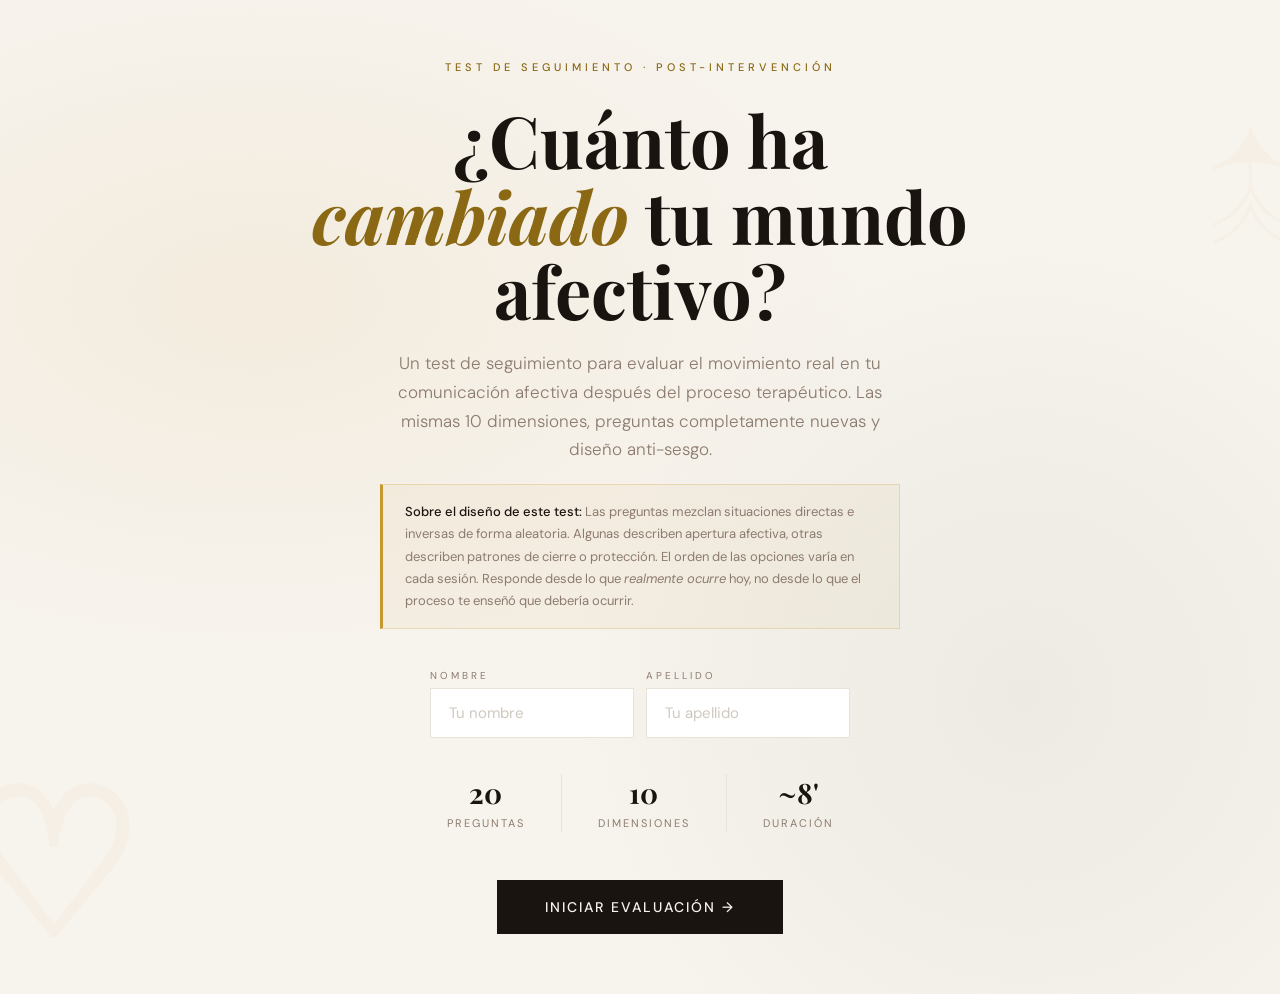
<file: test-afectividad-V2.html>
<!DOCTYPE html>
<html lang="es">
<head>
<meta charset="UTF-8">
<meta name="viewport" content="width=device-width, initial-scale=1.0">
<title>Test de Seguimiento · Comunicación Afectiva</title>
<link href="https://fonts.googleapis.com/css2?family=Playfair+Display:ital,wght@0,400;0,700;1,400&family=DM+Sans:wght@300;400;500&display=swap" rel="stylesheet">
<style>
  :root {
    --cream:     #F7F3ED;
    --ink:       #1A1410;
    --gold:      #C49A30;
    --gold-dk:   #8B6914;
    --gold-lt:   rgba(196,154,48,0.06);
    --sage:      #5A7A5E;
    --rust:      #C4522A;
    --mist:      #E8E2D9;
    --warm-gray: #8C7B6E;
  }

  * { margin: 0; padding: 0; box-sizing: border-box; }

  body {
    font-family: 'DM Sans', sans-serif;
    background: var(--cream);
    color: var(--ink);
    min-height: 100vh;
  }

  #hero {
    min-height: 100vh;
    display: flex;
    flex-direction: column;
    justify-content: center;
    align-items: center;
    padding: 60px 24px;
    position: relative;
    overflow: hidden;
    text-align: center;
  }

  #hero::before {
    content: '';
    position: absolute; inset: 0;
    background:
      radial-gradient(ellipse 80% 60% at 20% 30%, rgba(196,154,48,0.08) 0%, transparent 60%),
      radial-gradient(ellipse 60% 80% at 80% 70%, rgba(90,122,94,0.07) 0%, transparent 60%);
  }

  .hero-eyebrow {
    font-size: 11px; font-weight: 500; letter-spacing: 4px;
    text-transform: uppercase; color: var(--gold-dk);
    margin-bottom: 28px;
    opacity: 0; animation: fadeUp 0.8s 0.2s forwards;
  }

  .hero-title {
    font-family: 'Playfair Display', serif;
    font-size: clamp(38px, 6vw, 72px); line-height: 1.05; font-weight: 700;
    color: var(--ink); max-width: 700px; margin-bottom: 20px;
    opacity: 0; animation: fadeUp 0.8s 0.4s forwards;
  }
  .hero-title em { font-style: italic; color: var(--gold-dk); }

  .hero-subtitle {
    font-size: 17px; font-weight: 300; color: var(--warm-gray);
    max-width: 520px; line-height: 1.7; margin-bottom: 20px;
    opacity: 0; animation: fadeUp 0.8s 0.6s forwards;
  }

  .sesgo-note {
    background: rgba(196,154,48,0.06);
    border: 1px solid rgba(196,154,48,0.25);
    border-left: 3px solid var(--gold);
    padding: 16px 22px; max-width: 520px; text-align: left;
    margin-bottom: 40px;
    opacity: 0; animation: fadeUp 0.8s 0.7s forwards;
  }
  .sesgo-note p { font-size: 13px; line-height: 1.7; color: var(--warm-gray); }
  .sesgo-note strong { color: var(--ink); font-weight: 500; }

  /* Nombre */
  .name-form {
    display: flex; flex-direction: column; gap: 14px;
    width: 100%; max-width: 420px; margin-bottom: 36px;
    opacity: 0; animation: fadeUp 0.8s 0.75s forwards;
  }
  .name-row { display: flex; gap: 12px; }
  .name-field { display: flex; flex-direction: column; flex: 1; gap: 6px; }
  .name-label { font-size: 10px; letter-spacing: 3px; text-transform: uppercase; color: var(--warm-gray); text-align: left; }
  .name-input {
    font-family: 'DM Sans', sans-serif; font-size: 15px; color: var(--ink);
    background: white; border: 1.5px solid var(--mist);
    padding: 14px 18px; outline: none; transition: border-color 0.25s; width: 100%;
  }
  .name-input:focus { border-color: var(--gold); }
  .name-input::placeholder { color: #CFC8BF; }
  .name-error { font-size: 12px; color: var(--gold-dk); text-align: left; display: none; }
  .name-error.visible { display: block; }

  .hero-meta {
    display: flex; gap: 36px; margin-bottom: 48px;
    opacity: 0; animation: fadeUp 0.8s 0.8s forwards;
  }
  .meta-item { text-align: center; }
  .meta-num { font-family: 'Playfair Display', serif; font-size: 28px; font-weight: 700; color: var(--ink); display: block; }
  .meta-label { font-size: 11px; letter-spacing: 2px; text-transform: uppercase; color: var(--warm-gray); }
  .meta-sep { width: 1px; background: var(--mist); align-self: stretch; }

  .start-btn {
    font-family: 'DM Sans', sans-serif; font-size: 14px; font-weight: 500;
    letter-spacing: 2px; text-transform: uppercase;
    color: var(--cream); background: var(--ink); border: none;
    padding: 18px 48px; cursor: pointer;
    position: relative; overflow: hidden; transition: all 0.3s;
    opacity: 0; animation: fadeUp 0.8s 0.9s forwards;
  }
  .start-btn::after {
    content: ''; position: absolute; inset: 0;
    background: var(--gold-dk); transform: translateX(-100%);
    transition: transform 0.4s cubic-bezier(0.4,0,0.2,1);
  }
  .start-btn:hover::after { transform: translateX(0); }
  .start-btn span { position: relative; z-index: 1; }

  .decoration {
    position: absolute; font-family: 'Playfair Display', serif;
    font-size: 200px; font-weight: 700;
    color: rgba(196,154,48,0.04);
    pointer-events: none; line-height: 1; user-select: none;
  }
  .decoration.left { left: -40px; bottom: 40px; }
  .decoration.right { right: -20px; top: 60px; }

  /* TEST */
  #test-section { display: none; min-height: 100vh; padding: 60px 24px 80px; }
  .test-container { max-width: 760px; margin: 0 auto; }

  .test-user-name {
    font-size: 12px; letter-spacing: 2px; text-transform: uppercase;
    color: var(--warm-gray); text-align: right; margin-bottom: 32px;
  }
  .test-user-name span { color: var(--gold-dk); font-weight: 500; }

  .progress-bar-wrap { margin-bottom: 56px; }
  .progress-top { display: flex; justify-content: space-between; align-items: baseline; margin-bottom: 12px; }
  .progress-label { font-size: 11px; letter-spacing: 3px; text-transform: uppercase; color: var(--warm-gray); }
  .progress-count { font-family: 'Playfair Display', serif; font-size: 22px; color: var(--ink); }
  .progress-track { height: 2px; background: var(--mist); position: relative; }
  .progress-fill {
    height: 100%; background: var(--gold);
    transition: width 0.6s cubic-bezier(0.4,0,0.2,1); position: relative;
  }
  .progress-fill::after {
    content: ''; position: absolute; right: -4px; top: -3px;
    width: 8px; height: 8px; border-radius: 50%; background: var(--gold);
  }

  .category-badge {
    display: inline-block; font-size: 10px; letter-spacing: 3px;
    text-transform: uppercase; color: var(--gold-dk);
    border: 1px solid rgba(196,154,48,0.35); padding: 5px 14px; margin-bottom: 24px;
  }

  .question-number { font-family: 'Playfair Display', serif; font-size: 13px; color: var(--warm-gray); margin-bottom: 16px; }

  .question-text {
    font-family: 'Playfair Display', serif;
    font-size: clamp(22px, 3.5vw, 30px); font-weight: 400;
    line-height: 1.35; color: var(--ink); margin-bottom: 48px; min-height: 80px;
  }

  .options-grid { display: flex; flex-direction: column; gap: 12px; margin-bottom: 48px; }

  .option-btn {
    display: flex; align-items: center; gap: 20px;
    padding: 20px 24px; background: white;
    border: 1.5px solid var(--mist); cursor: pointer;
    text-align: left; transition: all 0.25s; position: relative; overflow: hidden;
  }
  .option-btn::before {
    content: ''; position: absolute; left: 0; top: 0; bottom: 0;
    width: 0; background: var(--gold); transition: width 0.3s;
  }
  .option-btn:hover { border-color: var(--gold); transform: translateX(4px); }
  .option-btn:hover::before { width: 3px; }
  .option-btn.selected { border-color: var(--gold); background: rgba(196,154,48,0.04); }
  .option-btn.selected::before { width: 3px; }
  .option-value { display: none; }
  .option-text { font-size: 15px; font-weight: 400; color: var(--ink); line-height: 1.4; }

  .nav-buttons { display: flex; justify-content: space-between; align-items: center; }
  .nav-btn {
    font-family: 'DM Sans', sans-serif; font-size: 12px; font-weight: 500;
    letter-spacing: 2.5px; text-transform: uppercase; padding: 14px 32px;
    border: 1.5px solid var(--ink); background: transparent; color: var(--ink);
    cursor: pointer; transition: all 0.25s;
  }
  .nav-btn:hover:not(:disabled) { background: var(--ink); color: var(--cream); }
  .nav-btn:disabled { opacity: 0.25; cursor: not-allowed; }
  .nav-btn.primary { background: var(--ink); color: var(--cream); border-color: var(--ink); }
  .nav-btn.primary:hover { background: var(--gold-dk); border-color: var(--gold-dk); }

  /* RESULTS */
  #results-section { display: none; min-height: 100vh; }

  .results-hero {
    padding: 80px 24px 60px; text-align: center;
    border-bottom: 1px solid var(--mist); position: relative; overflow: hidden;
  }
  .results-hero::before {
    content: ''; position: absolute; inset: 0;
    background: radial-gradient(ellipse 70% 80% at 50% 50%, rgba(196,154,48,0.06) 0%, transparent 70%);
  }

  .result-eyebrow {
    font-size: 11px; letter-spacing: 4px; text-transform: uppercase;
    color: var(--gold-dk); margin-bottom: 24px; position: relative;
  }

  .result-level-name {
    font-family: 'Playfair Display', serif;
    font-size: clamp(38px, 6vw, 68px); font-weight: 700;
    color: var(--ink); margin-bottom: 8px; position: relative;
  }
  .result-level-name em { font-style: italic; color: var(--gold-dk); }

  .avance-badge {
    display: inline-flex; align-items: center; gap: 10px;
    background: rgba(90,122,94,0.08); border: 1px solid rgba(90,122,94,0.35);
    padding: 10px 24px; margin: 16px auto 0; position: relative;
  }
  .avance-badge .avance-icon { font-size: 18px; }
  .avance-badge .avance-text { font-size: 13px; font-weight: 500; color: var(--sage); letter-spacing: 1px; }

  .score-ring-container {
    position: relative; width: 160px; height: 160px; margin: 40px auto 32px;
  }
  .score-ring-container svg { transform: rotate(-90deg); }
  .score-ring-track { fill: none; stroke: var(--mist); stroke-width: 8; }
  .score-ring-fill {
    fill: none; stroke: var(--gold); stroke-width: 8; stroke-linecap: round;
    transition: stroke-dashoffset 1.5s cubic-bezier(0.4,0,0.2,1);
  }
  .score-center {
    position: absolute; inset: 0;
    display: flex; flex-direction: column; align-items: center; justify-content: center;
  }
  .score-number { font-family: 'Playfair Display', serif; font-size: 40px; font-weight: 700; color: var(--ink); line-height: 1; }
  .score-label { font-size: 10px; letter-spacing: 2px; text-transform: uppercase; color: var(--warm-gray); margin-top: 4px; }

  .results-content { max-width: 760px; margin: 0 auto; padding: 60px 24px 80px; }

  .result-tagline {
    font-family: 'Playfair Display', serif;
    font-size: clamp(20px, 3vw, 26px); font-style: italic;
    color: var(--warm-gray); text-align: center; margin-bottom: 60px; line-height: 1.5;
  }

  .result-block { margin-bottom: 48px; }
  .result-block-label {
    font-size: 10px; letter-spacing: 4px; text-transform: uppercase;
    color: var(--gold-dk); margin-bottom: 16px;
    display: flex; align-items: center; gap: 12px;
  }
  .result-block-label::after { content: ''; flex: 1; height: 1px; background: var(--mist); }
  .result-block p { font-size: 16px; line-height: 1.8; color: var(--ink); font-weight: 300; }
  .result-block strong { font-weight: 500; }

  .sesgo-report {
    background: rgba(212,168,67,0.06); border: 1px solid rgba(212,168,67,0.25);
    border-left: 3px solid var(--gold); padding: 20px 24px; margin-bottom: 48px;
  }
  .sesgo-report-label {
    font-size: 9px; letter-spacing: 3px; text-transform: uppercase;
    color: var(--gold-dk); font-weight: 600; margin-bottom: 10px;
  }
  .sesgo-report p { font-size: 14px; line-height: 1.7; color: var(--warm-gray); }
  .sesgo-report strong { color: var(--ink); font-weight: 500; }

  .dimensions-grid { display: grid; gap: 20px; margin-bottom: 48px; }
  .dimension-top { display: flex; justify-content: space-between; margin-bottom: 8px; }
  .dimension-name { font-size: 13px; font-weight: 500; color: var(--ink); }
  .dimension-pct { font-family: 'Playfair Display', serif; font-size: 14px; color: var(--gold-dk); }
  .dimension-bar { height: 3px; background: var(--mist); }
  .dimension-bar-fill { height: 100%; background: var(--gold); transition: width 1.2s cubic-bezier(0.4,0,0.2,1); width: 0; }

  .level-range { display: grid; grid-template-columns: repeat(5, 1fr); gap: 8px; margin-bottom: 60px; }
  .level-item { padding: 16px 10px; text-align: center; border: 1px solid var(--mist); position: relative; }
  .level-item.active { border-color: var(--gold); background: rgba(196,154,48,0.04); }
  .level-item.active::after {
    content: '▼'; position: absolute; bottom: -20px; left: 50%;
    transform: translateX(-50%); color: var(--gold-dk); font-size: 12px;
  }
  .level-item-name { font-size: 11px; font-weight: 500; color: var(--ink); margin-bottom: 4px; }
  .level-item-range { font-size: 10px; color: var(--warm-gray); }

  .restart-btn {
    display: block; margin: 0 auto;
    font-family: 'DM Sans', sans-serif; font-size: 12px; font-weight: 500;
    letter-spacing: 3px; text-transform: uppercase;
    color: var(--cream); background: var(--ink); border: none;
    padding: 18px 48px; cursor: pointer; transition: background 0.3s;
  }
  .restart-btn:hover { background: var(--gold-dk); }

  @keyframes fadeUp {
    from { opacity: 0; transform: translateY(20px); }
    to   { opacity: 1; transform: translateY(0); }
  }

  .wa-btn-wrap { margin: 0 auto 20px; text-align: center; }
  .wa-btn {
    display: inline-flex; align-items: center; justify-content: center; gap: 12px;
    background: #25D366; color: white; text-decoration: none;
    font-family: 'DM Sans', sans-serif; font-size: 14px; font-weight: 600;
    padding: 18px 40px; position: relative; overflow: hidden;
    transition: background 0.3s; border: none; cursor: pointer;
  }
  .wa-btn::after {
    content: ''; position: absolute; inset: 0;
    background: #128C7E; transform: translateX(-100%);
    transition: transform 0.4s cubic-bezier(0.4,0,0.2,1);
  }
  .wa-btn:hover::after { transform: translateX(0); }
  .wa-btn span, .wa-btn svg { position: relative; z-index: 1; }
  .wa-note { font-size: 12px; color: var(--warm-gray); margin-top: 10px; font-weight: 300; }

  @media (max-width: 480px) {
    .level-range { grid-template-columns: repeat(3, 1fr); }
    .hero-meta { gap: 20px; }
    .meta-num { font-size: 22px; }
    .name-row { flex-direction: column; }
  }
</style>
</head>
<body>

<!-- HERO -->
<section id="hero">
  <div class="decoration left">♡</div>
  <div class="decoration right">↑</div>

  <p class="hero-eyebrow">Test de Seguimiento · Post-Intervención</p>
  <h1 class="hero-title">¿Cuánto ha <em>cambiado</em> tu mundo afectivo?</h1>
  <p class="hero-subtitle">Un test de seguimiento para evaluar el movimiento real en tu comunicación afectiva después del proceso terapéutico. Las mismas 10 dimensiones, preguntas completamente nuevas y diseño anti-sesgo.</p>

  <div class="sesgo-note">
    <p><strong>Sobre el diseño de este test:</strong> Las preguntas mezclan situaciones directas e inversas de forma aleatoria. Algunas describen apertura afectiva, otras describen patrones de cierre o protección. El orden de las opciones varía en cada sesión. Responde desde lo que <em>realmente ocurre</em> hoy, no desde lo que el proceso te enseñó que debería ocurrir.</p>
  </div>

  <div class="name-form">
    <div class="name-row">
      <div class="name-field">
        <label class="name-label" for="input-nombre">Nombre</label>
        <input class="name-input" id="input-nombre" type="text" placeholder="Tu nombre" autocomplete="given-name" maxlength="40"/>
      </div>
      <div class="name-field">
        <label class="name-label" for="input-apellido">Apellido</label>
        <input class="name-input" id="input-apellido" type="text" placeholder="Tu apellido" autocomplete="family-name" maxlength="40"/>
      </div>
    </div>
    <p class="name-error" id="name-error">Por favor ingresa tu nombre y apellido para continuar.</p>
  </div>

  <div class="hero-meta">
    <div class="meta-item">
      <span class="meta-num">20</span>
      <span class="meta-label">Preguntas</span>
    </div>
    <div class="meta-sep"></div>
    <div class="meta-item">
      <span class="meta-num">10</span>
      <span class="meta-label">Dimensiones</span>
    </div>
    <div class="meta-sep"></div>
    <div class="meta-item">
      <span class="meta-num">~8'</span>
      <span class="meta-label">Duración</span>
    </div>
  </div>

  <button class="start-btn" onclick="startTest()"><span>Iniciar evaluación →</span></button>
</section>

<!-- TEST -->
<section id="test-section">
  <div class="test-container">
    <div class="test-user-name" id="test-user-name"></div>
    <div class="progress-bar-wrap">
      <div class="progress-top">
        <span class="progress-label">Progreso</span>
        <span class="progress-count" id="progress-count">1 / 20</span>
      </div>
      <div class="progress-track">
        <div class="progress-fill" id="progress-fill" style="width:5%"></div>
      </div>
    </div>
    <div id="question-card">
      <div class="category-badge" id="q-category"></div>
      <p class="question-number" id="q-number"></p>
      <h2 class="question-text" id="q-text"></h2>
      <div class="options-grid" id="options-grid"></div>
      <div class="nav-buttons">
        <button class="nav-btn" id="btn-prev" onclick="prevQuestion()" disabled>← Anterior</button>
        <button class="nav-btn primary" id="btn-next" onclick="nextQuestion()" disabled>Siguiente →</button>
      </div>
    </div>
  </div>
</section>

<!-- RESULTS -->
<section id="results-section">
  <div class="results-hero">
    <p class="result-eyebrow" id="result-eyebrow">Tu perfil de avance afectivo</p>
    <h1 class="result-level-name" id="result-title"></h1>
    <div id="avance-badge-wrap"></div>
    <div class="score-ring-container">
      <svg width="160" height="160" viewBox="0 0 160 160">
        <circle class="score-ring-track" cx="80" cy="80" r="68"/>
        <circle class="score-ring-fill" id="score-ring" cx="80" cy="80" r="68"
          stroke-dasharray="427" stroke-dashoffset="427"/>
      </svg>
      <div class="score-center">
        <span class="score-number" id="score-display">0</span>
        <span class="score-label">puntos</span>
      </div>
    </div>
  </div>

  <div class="results-content">
    <p class="result-tagline" id="result-tagline"></p>

    <div class="result-block-label" style="margin-bottom:24px;">Tu posición en el espectro</div>
    <div class="level-range" id="level-range"></div>
    <br><br>

    <div class="sesgo-report">
      <div class="sesgo-report-label">📊 Análisis de consistencia de respuestas</div>
      <p id="sesgo-analysis"></p>
    </div>

    <div class="result-block-label">Dimensiones evaluadas</div>
    <div class="dimensions-grid" id="dimensions-grid"></div>

    <div class="result-block">
      <div class="result-block-label">Análisis de avance</div>
      <p id="result-reflection"></p>
    </div>
    <div class="result-block">
      <div class="result-block-label">Lo que el proceso movió</div>
      <p id="result-strengths"></p>
    </div>
    <div class="result-block">
      <div class="result-block-label">Próximos pasos</div>
      <p id="result-growth"></p>
    </div>

    <div class="wa-btn-wrap">
      <a id="wa-result-btn" class="wa-btn" href="#" target="_blank" rel="noopener">
        <svg xmlns="http://www.w3.org/2000/svg" width="22" height="22" viewBox="0 0 24 24" fill="white">
          <path d="M17.472 14.382c-.297-.149-1.758-.867-2.03-.967-.273-.099-.471-.148-.67.15-.197.297-.767.966-.94 1.164-.173.199-.347.223-.644.075-.297-.15-1.255-.463-2.39-1.475-.883-.788-1.48-1.761-1.653-2.059-.173-.297-.018-.458.13-.606.134-.133.298-.347.446-.52.149-.174.198-.298.298-.497.099-.198.05-.371-.025-.52-.075-.149-.669-1.612-.916-2.207-.242-.579-.487-.5-.669-.51-.173-.008-.371-.01-.57-.01-.198 0-.52.074-.792.372-.272.297-1.04 1.016-1.04 2.479 0 1.462 1.065 2.875 1.213 3.074.149.198 2.096 3.2 5.077 4.487.709.306 1.262.489 1.694.625.712.227 1.36.195 1.871.118.571-.085 1.758-.719 2.006-1.413.248-.694.248-1.289.173-1.413-.074-.124-.272-.198-.57-.347m-5.421 7.403h-.004a9.87 9.87 0 01-5.031-1.378l-.361-.214-3.741.982.998-3.648-.235-.374a9.86 9.86 0 01-1.51-5.26c.001-5.45 4.436-9.884 9.888-9.884 2.64 0 5.122 1.03 6.988 2.898a9.825 9.825 0 012.893 6.994c-.003 5.45-4.437 9.884-9.885 9.884m8.413-18.297A11.815 11.815 0 0012.05 0C5.495 0 .16 5.335.157 11.892c0 2.096.547 4.142 1.588 5.945L.057 24l6.305-1.654a11.882 11.882 0 005.683 1.448h.005c6.554 0 11.89-5.335 11.893-11.893a11.821 11.821 0 00-3.48-8.413z"/>
        </svg>
        <span>💝 Enviar mi avance por WhatsApp</span>
      </a>
      <p class="wa-note">Se abrirá WhatsApp con tu resultado listo para enviar</p>
    </div>
    <button class="restart-btn" onclick="restartTest()">Realizar el test de nuevo</button>
  </div>
</section>

<script>
/*
 * DOBLE SESGO — SISTEMA DE TRES MODALIDADES
 * ─────────────────────────────────────────────────────────────────────────────
 * A) DIRECTA (8 preguntas): la situación describe una conducta afectiva
 *    o su ausencia. Op.1 = cierre / bloqueo. Op.5 = apertura / integración.
 *    La persona que "sabe la respuesta" puede elegir op.5 sistemáticamente.
 *    Contrarrestado por: redacción desde motivaciones internas, no conductas,
 *    y opciones que describen matices intermedios genuinamente atractivos.
 *
 * B) INVERTIDA (7 preguntas): la pregunta describe un patrón de PROTECCIÓN
 *    o CIERRE afectivo. Op.1 = "casi nunca ocurre" (= apertura, valor 5 real)
 *    Op.5 = "casi siempre ocurre" (= cierre, valor 1 real). El cálculo invierte
 *    el valor elegido: valor_real = 6 - valor_elegido. Quien elige siempre "más"
 *    no obtiene más puntos en estas preguntas — sino menos.
 *
 * C) MIXTA (5 preguntas): la pregunta explora el origen, la textura o el patrón
 *    de la experiencia afectiva, sin que ninguna opción sea reconociblemente
 *    "la buena". Requiere introspección genuina para elegir.
 *
 * Aleatorización doble: orden de preguntas + orden de opciones, independientes
 * entre sí, regenerados en cada sesión.
 * ─────────────────────────────────────────────────────────────────────────────
 */

const questions = [

  // ══════════════════════════════════════════════
  // DIMENSIÓN 1 · Expresión de amor y cariño
  // ══════════════════════════════════════════════

  {
    id: 1, category: "Expresión de amor y cariño",
    // TIPO C — La pregunta no pregunta "si lo expresas" sino "qué ocurre cuando no lo haces"
    // No hay opción reconociblemente correcta
    text: "Piensa en el afecto que sientes por alguien cercano y que hoy no has expresado. ¿Qué está reteniendo esa expresión?",
    options: [
      { value: 1, text: "La certeza de que decirlo haría las cosas incómodas o cambiaría algo que prefiero no tocar." },
      { value: 2, text: "La expectativa de que el otro lo sepa sin que yo lo diga — ya debería notarlo." },
      { value: 3, text: "El hábito — no es que lo evite conscientemente, simplemente no suele surgir." },
      { value: 4, text: "El momento — lo guardo para cuando haya una situación que lo haga natural." },
      { value: 5, text: "Nada en particular — si hay afecto pendiente de expresar, lo expreso antes de que termine el día." }
    ]
  },

  {
    id: 2, category: "Expresión de amor y cariño",
    // TIPO B — Invertida: "¿cuánto te cuesta decirlo en voz alta?"
    text: "¿Con qué frecuencia sientes que el cariño que tienes hacia alguien queda en tu interior sin llegar a salir en palabras o gestos concretos?",
    options: [
      { value: 5, text: "Casi nunca — lo que siento encuentra su camino hacia afuera con relativa naturalidad." },
      { value: 4, text: "Rara vez — solo cuando la situación tiene una carga que me hace más cauteloso/a." },
      { value: 3, text: "Ocasionalmente — hay emociones que se quedan dentro aunque no lo quiero así." },
      { value: 2, text: "Con bastante frecuencia — expreso menos de lo que siento en la mayoría de mis relaciones." },
      { value: 1, text: "Casi siempre — entre lo que siento y lo que muestro hay una distancia importante y constante." }
    ]
  },

  // ══════════════════════════════════════════════
  // DIMENSIÓN 2 · Recepción de afecto
  // ══════════════════════════════════════════════

  {
    id: 3, category: "Recepción de afecto",
    // TIPO A — Directa con escenario que no suena a "pregunta de terapia"
    text: "Alguien hace algo pequeño por ti sin que se lo hayas pedido — reserva un turno que sabía que necesitabas, guarda algo que le hizo pensar en ti. ¿Qué pasa en ti cuando lo descubres?",
    options: [
      { value: 1, text: "Algo se contrae — el gesto me genera más incomodidad que calidez, aunque no lo muestre." },
      { value: 2, text: "Lo agradezco, pero de inmediato pienso cómo compensarlo para no quedar en deuda." },
      { value: 3, text: "Me emociona un momento, luego lo racional izo y vuelvo a terreno neutral." },
      { value: 4, text: "Lo recibo con calor genuino — ese tipo de gesto me importa y lo dejo importarme." },
      { value: 5, text: "Me llega profundamente — ser visto/a de esa forma es una de las cosas que más valoro en un vínculo." }
    ]
  },

  {
    id: 4, category: "Recepción de afecto",
    // TIPO B — Invertida: mide el rechazo al cuidado ajeno
    text: "¿Con qué frecuencia minimizas o desvías el afecto que alguien te da — un elogio, una muestra de cariño, un gesto de cuidado — antes de que llegue a quedarse del todo?",
    options: [
      { value: 5, text: "Casi nunca — puedo recibir afecto sin necesitar neutralizarlo o devolverlo de inmediato." },
      { value: 4, text: "Rara vez — lo hago en momentos de mucha exposición o con personas en las que aún no confío del todo." },
      { value: 3, text: "A veces — depende del tipo de afecto y de quién venga." },
      { value: 2, text: "Con bastante frecuencia — hay algo en mí que desvía el afecto antes de que aterrice." },
      { value: 1, text: "Casi siempre — recibir afecto sin devolverlo o sin minimizarlo me resulta genuinamente incómodo." }
    ]
  },

  // ══════════════════════════════════════════════
  // DIMENSIÓN 3 · Gestión de la vulnerabilidad
  // ══════════════════════════════════════════════

  {
    id: 5, category: "Gestión de la vulnerabilidad",
    // TIPO C — La pregunta explora la relación con el propio miedo, no si se muestra o no
    text: "Cuando sientes miedo dentro de una relación importante — miedo a perderla, a no ser recibido/a, a que algo cambie — ¿qué forma toma ese miedo habitualmente?",
    options: [
      { value: 2, text: "Se convierte en distancia — me retiro antes de que ocurra lo que temo." },
      { value: 5, text: "Puede nombrarse — cuando la relación lo sostiene, puedo decirlo directamente." },
      { value: 1, text: "Se vuelve invisible — lo entierro tan rápido que casi no llego a saber que estaba." },
      { value: 3, text: "Se transforma en control — intento manejar la situación para no tener que sentirlo." },
      { value: 4, text: "Lo reconozco y lo proceso — a veces en soledad, a veces compartido con quien corresponde." }
    ]
  },

  {
    id: 6, category: "Gestión de la vulnerabilidad",
    // TIPO A — Directa, situación de quiebre contenido
    text: "Estás cargando algo emocionalmente pesado desde hace días. Una persona cercana lo percibe y te pregunta cómo estás en serio, mirándote directamente. ¿Qué ocurre?",
    options: [
      { value: 1, text: "Digo que bien — la pregunta puede ser genuina pero no estoy listo/a para responderla con verdad." },
      { value: 2, text: "Digo que 'más o menos' — dejo una puerta entreabierta pero no dejo pasar a nadie." },
      { value: 3, text: "Cuento algo, pero una versión suavizada — lo suficiente para que la pregunta quede respondida." },
      { value: 4, text: "Les cuento lo que está pasando, aunque mostrar eso me cueste algo." },
      { value: 5, text: "Digo la verdad — si alguien pregunta de verdad y hay confianza, esa pregunta merece una respuesta real." }
    ]
  },

  // ══════════════════════════════════════════════
  // DIMENSIÓN 4 · Empatía emocional
  // ══════════════════════════════════════════════

  {
    id: 7, category: "Empatía emocional",
    // TIPO B — Invertida: mide el impulso de resolver en lugar de acompañar
    text: "Cuando alguien que quieres te describe algo que le duele, ¿con qué frecuencia sientes el impulso de intervenir, explicar o resolver antes de que termine de hablar?",
    options: [
      { value: 5, text: "Casi nunca — puedo escuchar el dolor del otro sin necesitar hacer algo con él." },
      { value: 4, text: "Rara vez — el impulso existe pero lo reconozco y lo dejo pasar." },
      { value: 3, text: "A veces — depende de cuánto me afecta lo que escucho." },
      { value: 2, text: "Con bastante frecuencia — la inacción ante el dolor ajeno me genera mucha tensión interna." },
      { value: 1, text: "Casi siempre — necesito hacer algo con lo que me cuentan, escuchar sin más me resulta muy difícil." }
    ]
  },

  {
    id: 8, category: "Empatía emocional",
    // TIPO C — La pregunta explora la textura de la resonancia, no si existe
    text: "Alguien cercano te comparte algo que lo tiene muy emocionado — un logro, una noticia, algo que lo llenó de orgullo. ¿Qué pasa en ti mientras lo escuchas?",
    options: [
      { value: 3, text: "Me alegra que esté bien, aunque no siempre logro conectar con la intensidad de su emoción." },
      { value: 5, text: "Su entusiasmo me mueve — puedo celebrar con la misma energía que si fuera mío." },
      { value: 1, text: "Escucho y respondo apropiadamente, aunque internamente la distancia emocional está ahí." },
      { value: 4, text: "Me alegro genuinamente y se lo hago saber de una forma que él/ella puede sentir." },
      { value: 2, text: "Lo proceso más desde la cabeza que desde el corazón — me cuesta resonar afectivamente." }
    ]
  },

  // ══════════════════════════════════════════════
  // DIMENSIÓN 5 · Escucha afectiva
  // ══════════════════════════════════════════════

  {
    id: 9, category: "Escucha afectiva",
    // TIPO A — Directa, situación de emoción que no comparte
    text: "Alguien que quieres expresa una tristeza o un miedo que tú no entiendes del todo — la emoción no te parece proporcional a lo que describe. ¿Qué haces?",
    options: [
      { value: 1, text: "Le ofrezco perspectiva — le señalo que quizás está viendo las cosas más grandes de lo que son." },
      { value: 2, text: "Escucho, pero en algún punto le pregunto si no cree que está exagerando un poco." },
      { value: 3, text: "No cuestiono lo que siente, pero tampoco lo valido activamente — escucho sin involucrarme demasiado." },
      { value: 4, text: "Valido lo que siente aunque no lo comparta — su emoción no necesita mi acuerdo para ser real." },
      { value: 5, text: "Me sintonizo con lo que está viviendo, no con si la causa me parece suficiente — la emoción es siempre suficiente." }
    ]
  },

  {
    id: 10, category: "Escucha afectiva",
    // TIPO C — Explora qué parte de la mente está activa durante la escucha
    text: "Durante una conversación emocionalmente significativa con alguien querido, ¿dónde está la mayor parte de tu atención?",
    options: [
      { value: 1, text: "En lo que responderé — escucho con un ojo puesto en mi propio turno." },
      { value: 3, text: "Dividida — a veces completamente presente, otras veces ya procesando lo que diré." },
      { value: 5, text: "En lo que dice y en lo que no dice — escucho también el espacio entre las palabras." },
      { value: 2, text: "En el problema — busco entender la situación para poder ayudar." },
      { value: 4, text: "En la persona — más que en lo que cuenta, en cómo lo está viviendo." }
    ]
  },

  // ══════════════════════════════════════════════
  // DIMENSIÓN 6 · Afecto físico y proximidad
  // ══════════════════════════════════════════════

  {
    id: 11, category: "Afecto físico y proximidad",
    // TIPO B — Invertida: mide la incomodidad con el contacto afectivo
    text: "¿Con qué frecuencia el contacto físico espontáneo de alguien cercano — un abrazo, una mano en el hombro, sentarse muy cerca — te genera una tensión que no siempre muestras?",
    options: [
      { value: 5, text: "Casi nunca — el contacto afectivo con personas cercanas me resulta natural y cómodo." },
      { value: 4, text: "Rara vez — solo en situaciones de mucha tensión relacional o con personas nuevas." },
      { value: 3, text: "A veces — depende del tipo de contacto y de mi estado en ese momento." },
      { value: 2, text: "Con bastante frecuencia — hay algo que se contrae aunque la persona me importe." },
      { value: 1, text: "Casi siempre — prefiero mantener distancia física incluso cuando el afecto entre nosotros es real." }
    ]
  },

  {
    id: 12, category: "Afecto físico y proximidad",
    // TIPO A — Directa, mide la iniciativa de proximidad
    text: "Estás con alguien que quieres y percibes que un abrazo, un gesto físico o simplemente acercarte podría ser exactamente lo que el momento necesita. ¿Qué pasa?",
    options: [
      { value: 1, text: "Espero que la otra persona lo inicie — si lo necesita, lo pedirá o lo hará ella." },
      { value: 2, text: "Lo considero pero algo me frena — el miedo a que no encaje o a que incomode." },
      { value: 3, text: "Depende de cuánta confianza haya — con algunas personas sí, con otras me contengo." },
      { value: 4, text: "Generalmente me acerco — el gesto físico es para mí una forma natural de estar presente." },
      { value: 5, text: "Lo hago sin pensarlo demasiado — cuando el momento lo pide, el cuerpo responde." }
    ]
  },

  // ══════════════════════════════════════════════
  // DIMENSIÓN 7 · Apego y disponibilidad emocional
  // ══════════════════════════════════════════════

  {
    id: 13, category: "Apego y disponibilidad emocional",
    // TIPO C — la pregunta describe el movimiento del vínculo, no si es bueno o malo
    text: "En los vínculos más cercanos de tu vida, ¿cómo describirías la distancia emocional que mantienes a lo largo del tiempo?",
    options: [
      { value: 1, text: "Constante — hay una distancia base que mantengo incluso en los mejores momentos." },
      { value: 3, text: "Oscilatoria — me acerco mucho y luego me retiro, en un ciclo que se repite." },
      { value: 5, text: "Gestionada — soy capaz de estar cerca sin perder mi centro, y de retirarme sin desaparecer." },
      { value: 2, text: "Protectora — me acerco hasta cierto punto y luego pongo una barrera casi automática." },
      { value: 4, text: "Abierta — la cercanía emocional es un terreno en el que me desarrollo, no que me amenaza." }
    ]
  },

  {
    id: 14, category: "Apego y disponibilidad emocional",
    // TIPO A — Directa, mide la presencia emocional sin agenda
    text: "Alguien que quieres pasa por un momento difícil y lo único que te pide es que estés — sin resolver, sin hablar necesariamente, solo estar presente. ¿Cómo vives esa situación?",
    options: [
      { value: 1, text: "Me resulta difícil — la presencia sin acción me genera ansiedad, como si debiera hacer algo." },
      { value: 2, text: "Lo intento, pero termino buscando algo concreto que hacer para sentir que sirvo." },
      { value: 3, text: "Puedo hacerlo en períodos cortos, pero la inacción sostenida me agota." },
      { value: 4, text: "Puedo estar sin necesitar resolver — entiendo que a veces la presencia es suficiente." },
      { value: 5, text: "Es una de las formas de estar que más valoro — la presencia sin agenda es, para mí, una forma profunda de amar." }
    ]
  },

  // ══════════════════════════════════════════════
  // DIMENSIÓN 8 · Comunicación de necesidades afectivas
  // ══════════════════════════════════════════════

  {
    id: 15, category: "Comunicación de necesidades afectivas",
    // TIPO B — Invertida: mide cuánto se espera a que el otro adivine
    text: "Cuando necesitas apoyo emocional — contención, cercanía, que alguien escuche — ¿con qué frecuencia esperas que la otra persona lo note sola en lugar de pedirlo directamente?",
    options: [
      { value: 5, text: "Casi nunca — si necesito apoyo, lo digo con relativa claridad." },
      { value: 4, text: "Rara vez — prefiero pedirlo, aunque en algunos contextos me cueste más que en otros." },
      { value: 3, text: "A veces — depende de la relación y de cuánto me expone esa necesidad." },
      { value: 2, text: "Con bastante frecuencia — espero señales que el otro recoja antes de pedirlo directamente." },
      { value: 1, text: "Casi siempre — pedir apoyo afectivo de forma directa me expone demasiado." }
    ]
  },

  {
    id: 16, category: "Comunicación de necesidades afectivas",
    // TIPO A — Directa, mide el reconocimiento verbal explícito
    text: "Sin que haya una fecha especial, una crisis o una razón obvia, ¿con qué frecuencia les dices a las personas importantes en tu vida lo que significan para ti?",
    options: [
      { value: 1, text: "Casi nunca — asumo que mis acciones lo comunican mejor que las palabras." },
      { value: 2, text: "En momentos de mucha carga emocional, cuando ya no puedo contenerlo más." },
      { value: 3, text: "En ocasiones especiales — fechas, momentos que lo justifiquen." },
      { value: 4, text: "Con cierta regularidad — busco momentos sin esperar que algo lo provoque." },
      { value: 5, text: "Con frecuencia — el reconocimiento verbal explícito es parte de cómo me relaciono, no la excepción." }
    ]
  },

  // ══════════════════════════════════════════════
  // DIMENSIÓN 9 · Regulación emocional en vínculos
  // ══════════════════════════════════════════════

  {
    id: 17, category: "Regulación emocional en vínculos",
    // TIPO C — No hay opción "correcta" a simple vista; explora el patrón ante emoción intensa
    text: "Una conversación con alguien que quieres sube de intensidad emocional. Las emociones son reales y hay carga en el ambiente. ¿Qué suele ocurrir en ti?",
    options: [
      { value: 2, text: "La emoción me lleva — digo o hago cosas que después necesito reparar." },
      { value: 4, text: "Siento la intensidad pero puedo elegir cómo moverme dentro de ella." },
      { value: 1, text: "Me cierro o me voy — la intensidad me resulta abrumadora y necesito salir." },
      { value: 5, text: "Puedo estar en la emoción intensa y aún así comunicar desde un lugar claro." },
      { value: 3, text: "Necesito que baje la temperatura antes de poder hablar bien — el tiempo es mi regulador principal." }
    ]
  },

  {
    id: 18, category: "Regulación emocional en vínculos",
    // TIPO A — Directa, estado posterior a conversación profunda
    text: "Después de una conversación emocionalmente profunda con alguien importante para ti — no necesariamente un conflicto, sino algo con peso — ¿cómo quedas habitualmente?",
    options: [
      { value: 1, text: "Agotado/a — las conversaciones de mucho peso me drenan aunque hayan ido bien." },
      { value: 2, text: "Con cierta confusión interna — no siempre sé qué siento después de esos intercambios." },
      { value: 3, text: "Con algo de tensión residual, aunque bien si llegamos a algo concreto." },
      { value: 4, text: "Más cercano/a — las conversaciones con peso me conectan con la otra persona." },
      { value: 5, text: "Enriquecido/a — compartir profundidad es de las cosas que más valoro en un vínculo." }
    ]
  },

  // ══════════════════════════════════════════════
  // DIMENSIÓN 10 · Sostén afectivo y presencia
  // ══════════════════════════════════════════════

  {
    id: 19, category: "Sostén afectivo y presencia",
    // TIPO B — Invertida: mide la inhibición del afecto espontáneo
    text: "¿Con qué frecuencia te contienes de hacer un gesto de afecto espontáneo — un mensaje sin motivo, un abrazo inesperado, un detalle — porque temes que no sea bien recibido?",
    options: [
      { value: 5, text: "Casi nunca — cuando siento el impulso de dar afecto, generalmente lo sigo." },
      { value: 4, text: "Rara vez — solo al inicio de una relación o cuando hay tensión no resuelta." },
      { value: 3, text: "A veces — depende de la relación y de cómo esté el vínculo en ese momento." },
      { value: 2, text: "Con bastante frecuencia — el miedo a parecer excesivo/a o a no ser bien recibido/a me frena." },
      { value: 1, text: "Casi siempre — el afecto espontáneo es territorio de riesgo y generalmente me lo guardo." }
    ]
  },

  {
    id: 20, category: "Sostén afectivo y presencia",
    // TIPO A — Directa, mide la seguridad afectiva construida
    text: "Mirando tus relaciones más importantes, ¿hay un espacio donde dar y recibir afecto se siente genuinamente seguro para ambas partes?",
    options: [
      { value: 1, text: "No — el afecto en mis relaciones sigue siendo un territorio con mucha incertidumbre." },
      { value: 2, text: "En algún momento existe, pero es frágil — puede romperse sin razón aparente." },
      { value: 3, text: "En una o dos relaciones sí, no en todas las que me importan." },
      { value: 4, text: "En la mayoría de mis vínculos importantes — la confianza afectiva está bastante construida." },
      { value: 5, text: "Sí — construir y sostener ese espacio es algo que cuido activamente y que hoy es parte de quien soy." }
    ]
  }

]; // fin questions


// ── NIVELES DE AVANCE (post-intervención afectividad) ───────────────────────
const levels = [
  {
    name: "Punto de Partida",
    display: "Punto de <em>Partida</em>",
    range: "20\u201339", min: 20, max: 39,
    tagline: "El trabajo terapéutico está en su inicio. Cada reconocimiento desde aquí es real.",
    reflection: `Tu puntaje actual sugiere que <strong>los patrones previos al proceso siguen siendo los predominantes</strong> en tu vida afectiva. Esto no significa que el trabajo terapéutico no haya tenido efecto — con frecuencia, la primera etapa del cambio afectivo ocurre a nivel de conciencia antes de manifestarse en conducta. Es posible que hoy <em>notes</em> más cuándo te cierras, cuándo no recibes, cuándo te proteges — y esa capacidad de observar el propio patrón es, en sí misma, el primer movimiento real.`,
    strengths: `El solo hecho de <strong>haber transitado un proceso terapéutico</strong> y de estar respondiendo este test habla de una decisión de mirar hacia adentro. Hay una conciencia creciente sobre tu mundo afectivo que este test no captura del todo. Quizás ya identificas momentos de cierre que antes simplemente ocurrían sin que los vieras — esa visibilidad es el primer cambio.`,
    growth: `Continúa el trabajo con foco en <strong>pequeños gestos concretos</strong>, no en transformaciones grandes. Una sola conversación donde digas algo afectivo que antes guardarías. Un gesto de contacto que inicies. Recibir un cumplido sin desviarlo. El cambio afectivo no ocurre en masa — ocurre en acumulación de momentos pequeños que van creando un nuevo patrón. Sostén el proceso terapéutico con este resultado como punto de referencia.`
  },
  {
    name: "Apertura Inicial",
    display: "Apertura <em>Inicial</em>",
    range: "40\u201359", min: 40, max: 59,
    tagline: "Algo se movió. Lo que viene es darle continuidad.",
    reflection: `Hay <strong>movimiento real en tu mundo afectivo</strong>. En algunos contextos o dimensiones específicas ya estás respondiendo de forma diferente a antes — quizás expresas más, recibes con más apertura, o toleras la vulnerabilidad con menos defensa. Sin embargo, la inconsistencia sigue siendo notable: el cambio depende del contexto, de la persona, del estado del día. Esto es completamente normal en esta etapa — los nuevos patrones afectivos aún no se han convertido en la respuesta automática.`,
    strengths: `Tienes <strong>mayor conciencia de tus propios mecanismos de protección</strong> — sabes cuándo te cierras, cuándo evitas, cuándo desvías afecto. Esa visibilidad ya es una fortaleza adquirida. También muestras apertura afectiva genuina en los contextos donde hay suficiente seguridad, lo que demuestra que el cambio es posible para ti.`,
    growth: `El foco ahora es la <strong>generalización</strong>: llevar lo que ya ocurre en contextos seguros hacia relaciones o situaciones donde todavía hay resistencia. Identifica en qué dos o tres dimensiones está concentrado tu movimiento — y cuáles siguen siendo tus puntos de mayor protección. Trabaja ahí con intención y paciencia.`
  },
  {
    name: "Integración en Proceso",
    display: "Integración en <em>Proceso</em>",
    range: "60\u201374", min: 60, max: 74,
    tagline: "El afecto está encontrando su lugar. Ahora se trata de hacerlo estable.",
    reflection: `Tu comunicación afectiva ha dado un <strong>cambio cualitativo real</strong>. En la mayoría de tus vínculos cercanos ya hay más apertura, más expresión y más capacidad de recibir que antes del proceso. Hay dimensiones donde el cambio está bien integrado y otras donde el trabajo aún está en curso. La diferencia entre este nivel y el siguiente no es de capacidad sino de <strong>consistencia bajo condiciones de alta carga emocional</strong> — esos momentos donde los patrones viejos aún tienden a reaparecer.`,
    strengths: `<strong>El cambio ya no es solo intelectual — es vivencial</strong>. Las personas de tu entorno probablemente ya lo perciben, aunque quizás no lo nombren. Tienes más acceso a tu mundo afectivo, más capacidad de expresarlo y más tolerancia a la vulnerabilidad que antes. Eso es el núcleo del trabajo realizado.`,
    growth: `Trabaja en los <strong>contextos y vínculos donde el patrón antiguo todavía aparece</strong>. Identifica qué situaciones específicas aún activan el cierre o la protección — y esas son las zonas donde queda trabajo por hacer. Reflexiona también sobre cómo comunicas tu propio proceso de cambio a las personas cercanas: a veces los cambios internos necesitan ser reconocidos externamente para consolidarse.`
  },
  {
    name: "Avance Profundo",
    display: "Avance <em>Profundo</em>",
    range: "75\u201389", min: 75, max: 89,
    tagline: "El proceso ha transformado cómo habitas tus relaciones.",
    reflection: `Tu puntaje refleja un <strong>avance profundo y sostenido en tu comunicación afectiva</strong>. El afecto ha dejado de ser un territorio amenazante para convertirse en un espacio más familiar — donde puedes dar, recibir, mostrar vulnerabilidad y estar presente con más fluidez que antes. Las personas en este nivel llevan el cambio de manera que ya no depende tanto del contexto o del estado emocional — se está convirtiendo en una forma de estar.`,
    strengths: `Has integrado los cambios <strong>a nivel de identidad relacional</strong>, no solo de comportamiento observable. Tu manera de habitar los vínculos refleja el trabajo realizado. Hay una mayor congruencia entre lo que sientes, lo que expresas y cómo recibes el afecto de otros — y eso se nota en la calidad de tus relaciones.`,
    growth: `En este nivel el foco se mueve de <em>cambiar</em> a <em>profundizar y sostener</em>. Observa los últimos reductos donde el cierre afectivo aún aparece — generalmente son los vínculos de mayor carga histórica o las situaciones de máxima vulnerabilidad. También considera cómo tu mayor apertura afectiva impacta a quienes te rodean, y qué rol puedes jugar en crear más seguridad afectiva en tus entornos.`
  },
  {
    name: "Transformación Afectiva",
    display: "Transformación <em>Afectiva</em>",
    range: "90\u2013100", min: 90, max: 100,
    tagline: "Has recorrido el camino. El afecto ahora es territorio conocido.",
    reflection: `Este puntaje representa algo significativo: <strong>la integración del afecto como parte natural de quien eres</strong>. Ya no es un esfuerzo ni un riesgo — es una forma de habitar tus relaciones. Puedes dar y recibir afecto con autenticidad, mostrar vulnerabilidad sin que eso te desestabilice, y crear espacios donde la conexión genuina ocurre con naturalidad. El proceso terapéutico logró exactamente lo que se propuso.`,
    strengths: `<strong>La transformación es transversal</strong> — no está concentrada en una o dos dimensiones sino distribuida en todo tu perfil afectivo. Tu mayor apertura emocional impacta positivamente la calidad de tus relaciones y la de las personas que te rodean. Tienes acceso a una forma de relacionarte que muchas personas buscan toda su vida.`,
    growth: `Tu horizonte ahora es la <strong>profundidad y la transmisión</strong>: cómo extender esta calidad de presencia afectiva a relaciones más periféricas, a contextos donde habitualmente no aparece, y cómo puedes ser un espacio seguro para que otros también encuentren acceso a su propio mundo afectivo. El reto más sutil de este nivel es sostenerlo en los momentos de mayor agotamiento o vulnerabilidad propia.`
  }
];

// ── DIMENSIONES ──────────────────────────────────────────────────────────────
const dimensions = [
  "Expresión de amor y cariño",
  "Recepción de afecto",
  "Gestión de la vulnerabilidad",
  "Empatía emocional",
  "Escucha afectiva",
  "Afecto físico y proximidad",
  "Apego y disponibilidad emocional",
  "Comunicación de necesidades afectivas",
  "Regulación emocional en vínculos",
  "Sostén afectivo y presencia"
];

// ── ESTADO ───────────────────────────────────────────────────────────────────
let currentQuestion = 0;
let answers = new Array(20).fill(null);
let shuffledQuestions = [];
let shuffledOptions = [];
let userName = '';

function shuffle(arr) {
  const a = [...arr];
  for (let i = a.length - 1; i > 0; i--) {
    const j = Math.floor(Math.random() * (i + 1));
    [a[i], a[j]] = [a[j], a[i]];
  }
  return a;
}

function startTest() {
  const nombre   = document.getElementById('input-nombre').value.trim();
  const apellido = document.getElementById('input-apellido').value.trim();
  const errorEl  = document.getElementById('name-error');

  if (!nombre || !apellido) {
    errorEl.classList.add('visible');
    document.getElementById(nombre ? 'input-apellido' : 'input-nombre').focus();
    return;
  }
  errorEl.classList.remove('visible');
  userName = `${nombre} ${apellido}`;

  document.getElementById('test-user-name').innerHTML =
    `Evaluando a: <span>${userName}</span>`;

  shuffledQuestions = shuffle(questions);
  shuffledOptions   = shuffledQuestions.map(q => shuffle(q.options));
  answers = new Array(20).fill(null);
  currentQuestion = 0;

  document.getElementById('hero').style.display = 'none';
  document.getElementById('test-section').style.display = 'block';
  renderQuestion();
}

function renderQuestion() {
  const q = shuffledQuestions[currentQuestion];
  document.getElementById('q-category').textContent = q.category;
  document.getElementById('q-number').textContent = `Pregunta ${currentQuestion + 1} de 20`;
  document.getElementById('q-text').textContent = q.text;

  const grid = document.getElementById('options-grid');
  grid.innerHTML = '';
  shuffledOptions[currentQuestion].forEach((opt, i) => {
    const btn = document.createElement('button');
    btn.className = 'option-btn' + (answers[currentQuestion] === opt.value ? ' selected' : '');
    btn.dataset.value = opt.value;
    btn.innerHTML = `<span class="option-value">${opt.value}</span><span class="option-text">${opt.text}</span>`;
    btn.addEventListener('click', () => selectOption(opt.value));
    grid.appendChild(btn);
  });

  const pct = ((currentQuestion + 1) / 20) * 100;
  document.getElementById('progress-fill').style.width = pct + '%';
  document.getElementById('progress-count').textContent = `${currentQuestion + 1} / 20`;
  document.getElementById('btn-prev').disabled = currentQuestion === 0;
  const nextBtn = document.getElementById('btn-next');
  nextBtn.disabled = answers[currentQuestion] === null;
  nextBtn.textContent = currentQuestion === 19 ? 'Ver mi avance \u2192' : 'Siguiente \u2192';
  window.scrollTo({ top: 0, behavior: 'smooth' });
}

function selectOption(value) {
  answers[currentQuestion] = value;
  document.querySelectorAll('.option-btn').forEach(btn => {
    btn.classList.toggle('selected', parseInt(btn.dataset.value) === value);
  });
  document.getElementById('btn-next').disabled = false;
}

function nextQuestion() {
  if (answers[currentQuestion] === null) return;
  if (currentQuestion < 19) { currentQuestion++; renderQuestion(); }
  else showResults();
}

function prevQuestion() {
  if (currentQuestion > 0) { currentQuestion--; renderQuestion(); }
}

// ── CÁLCULO ──────────────────────────────────────────────────────────────────
// Las preguntas tipo B tienen sus valores ya asignados correctamente en el array
// (value:5 = más apertura, value:1 = más cierre), independientemente de si la
// opción "ocurre mucho" o "ocurre poco" — el valor semántico está en el array,
// no en el texto de la opción. No se necesita inversión en el cálculo.
function showResults() {
  document.getElementById('test-section').style.display = 'none';
  document.getElementById('results-section').style.display = 'block';

  const total = answers.reduce((sum, v) => sum + (v || 0), 0);
  const level = levels.find(l => total >= l.min && total <= l.max) || levels[4];

  // Análisis de consistencia (detección de patrón de respuesta)
  const positionCounts = {};
  answers.forEach(v => { positionCounts[v] = (positionCounts[v] || 0) + 1; });
  const maxRepeat = Math.max(...Object.values(positionCounts));
  const dominantValue = Object.keys(positionCounts).find(k => positionCounts[k] === maxRepeat);

  let sesgoParagraph = '';
  if (maxRepeat >= 12) {
    sesgoParagraph = `<strong>Patrón de respuesta detectado:</strong> la opción con valor "${dominantValue}" aparece en ${maxRepeat} de 20 preguntas. Dado que el test combina preguntas directas, invertidas y mixtas, una concentración tan alta puede indicar que se respondió por patrón en lugar de por situación concreta. Se recomienda revisar el resultado con el terapeuta antes de interpretarlo.`;
  } else if (maxRepeat >= 8) {
    sesgoParagraph = `Las respuestas muestran <strong>una tendencia moderada</strong> hacia el valor "${dominantValue}" (${maxRepeat} veces). Puede ser reflejo real del perfil, aunque vale revisarlo en el contexto del proceso para verificar que cada respuesta reflejó una situación específica.`;
  } else {
    sesgoParagraph = `Las respuestas muestran <strong>una distribución variada</strong> — ningún valor domina de forma que sugiera patrón mecánico. Esto indica que se respondió de manera diferenciada según cada situación, lo que aumenta la fiabilidad del resultado.`;
  }

  // Badge de avance
  let avanceBadge = '';
  if (total >= 60) {
    avanceBadge = `<div class="avance-badge"><span class="avance-icon">✦</span><span class="avance-text">Avance confirmado</span></div>`;
  } else if (total >= 40) {
    avanceBadge = `<div class="avance-badge"><span class="avance-icon">→</span><span class="avance-text">Proceso en movimiento</span></div>`;
  } else {
    avanceBadge = `<div class="avance-badge" style="border-color:rgba(196,154,48,0.3);"><span class="avance-icon">◌</span><span class="avance-text" style="color:var(--gold-dk)">Etapa inicial del proceso</span></div>`;
  }

  document.getElementById('result-eyebrow').textContent = `Avance afectivo de ${userName}`;
  document.getElementById('result-title').innerHTML = level.display;
  document.getElementById('avance-badge-wrap').innerHTML = avanceBadge;
  document.getElementById('score-display').textContent = total;
  document.getElementById('result-tagline').textContent = level.tagline;
  document.getElementById('sesgo-analysis').innerHTML = sesgoParagraph;
  document.getElementById('result-reflection').innerHTML = level.reflection;
  document.getElementById('result-strengths').innerHTML  = level.strengths;
  document.getElementById('result-growth').innerHTML     = level.growth;

  // Anillo
  setTimeout(() => {
    const offset = 427 - 427 * ((total - 20) / 80);
    document.getElementById('score-ring').style.strokeDashoffset = offset;
  }, 300);

  // Espectro de niveles
  const lr = document.getElementById('level-range');
  lr.innerHTML = levels.map(l => `
    <div class="level-item ${l.min === level.min ? 'active' : ''}">
      <div class="level-item-name">${l.name.split(' ').slice(-1)[0]}</div>
      <div class="level-item-range">${l.range}</div>
    </div>`).join('');

  // Barras de dimensiones
  const dimGrid = document.getElementById('dimensions-grid');
  dimGrid.innerHTML = '';
  dimensions.forEach(dim => {
    const qsInDim = shuffledQuestions.filter(q => q.category === dim);
    const dimTotal = qsInDim.reduce((sum, q) => {
      const idx = shuffledQuestions.indexOf(q);
      return sum + (answers[idx] || 0);
    }, 0);
    const pct = Math.round((dimTotal / (qsInDim.length * 5)) * 100);
    dimGrid.innerHTML += `
      <div>
        <div class="dimension-top">
          <span class="dimension-name">${dim}</span>
          <span class="dimension-pct">${pct}%</span>
        </div>
        <div class="dimension-bar">
          <div class="dimension-bar-fill" data-pct="${pct}"></div>
        </div>
      </div>`;
  });
  setTimeout(() => {
    document.querySelectorAll('.dimension-bar-fill').forEach(el => {
      el.style.width = el.dataset.pct + '%';
    });
  }, 500);

  // WhatsApp
  const dimLines = dimensions.map(dim => {
    const qsInDim = shuffledQuestions.filter(q => q.category === dim);
    const dimTotal = qsInDim.reduce((sum, q) => {
      const idx = shuffledQuestions.indexOf(q);
      return sum + (answers[idx] || 0);
    }, 0);
    const pct = Math.round((dimTotal / (qsInDim.length * 5)) * 100);
    return `  \u2022 ${dim}: ${pct}%`;
  }).join('%0A');

  const sesgoResumen = maxRepeat >= 12
    ? '\u26a0\ufe0f Patr\u00f3n de respuesta detectado \u2014 revisar con terapeuta'
    : maxRepeat >= 8
    ? '\u2139\ufe0f Tendencia moderada detectada \u2014 considerar revisi\u00f3n'
    : '\u2705 Distribuci\u00f3n variada \u2014 resultado fiable';

  const fecha = new Date().toLocaleDateString('es-ES', { day:'2-digit', month:'2-digit', year:'numeric' });

  const msg = [
    `\uD83D\uDC9D *Test de Seguimiento \u00b7 Comunicaci\u00f3n Afectiva*`,
    ``,
    `\uD83D\uDC64 *Evaluado/a:* ${userName}`,
    `\uD83C\uDFF7\uFE0F *Nivel de avance:* ${level.name}`,
    `\uD83C\uDFAF *Puntaje:* ${total} / 100`,
    `\uD83D\uDCC5 *Fecha:* ${fecha}`,
    ``,
    `\uD83D\uDCCC *"${level.tagline}"*`,
    ``,
    `\uD83D\uDCCA *Consistencia:* ${sesgoResumen}`,
    ``,
    `\uD83D\uDCC8 *Puntuaci\u00f3n por dimensi\u00f3n:*`,
    dimLines,
    ``,
    `_Test de seguimiento post-intervenci\u00f3n terap\u00e9utica_`
  ].join('%0A');

  document.getElementById('wa-result-btn').href = `https://wa.me/584167036104?text=${msg}`;
  window.scrollTo({ top: 0, behavior: 'smooth' });
}

function restartTest() {
  currentQuestion = 0;
  answers = new Array(20).fill(null);
  userName = '';
  document.getElementById('input-nombre').value = '';
  document.getElementById('input-apellido').value = '';
  document.getElementById('name-error').classList.remove('visible');
  document.getElementById('results-section').style.display = 'none';
  document.getElementById('hero').style.display = 'flex';
  window.scrollTo({ top: 0, behavior: 'smooth' });
}
</script>
</body>
</html>
</file>
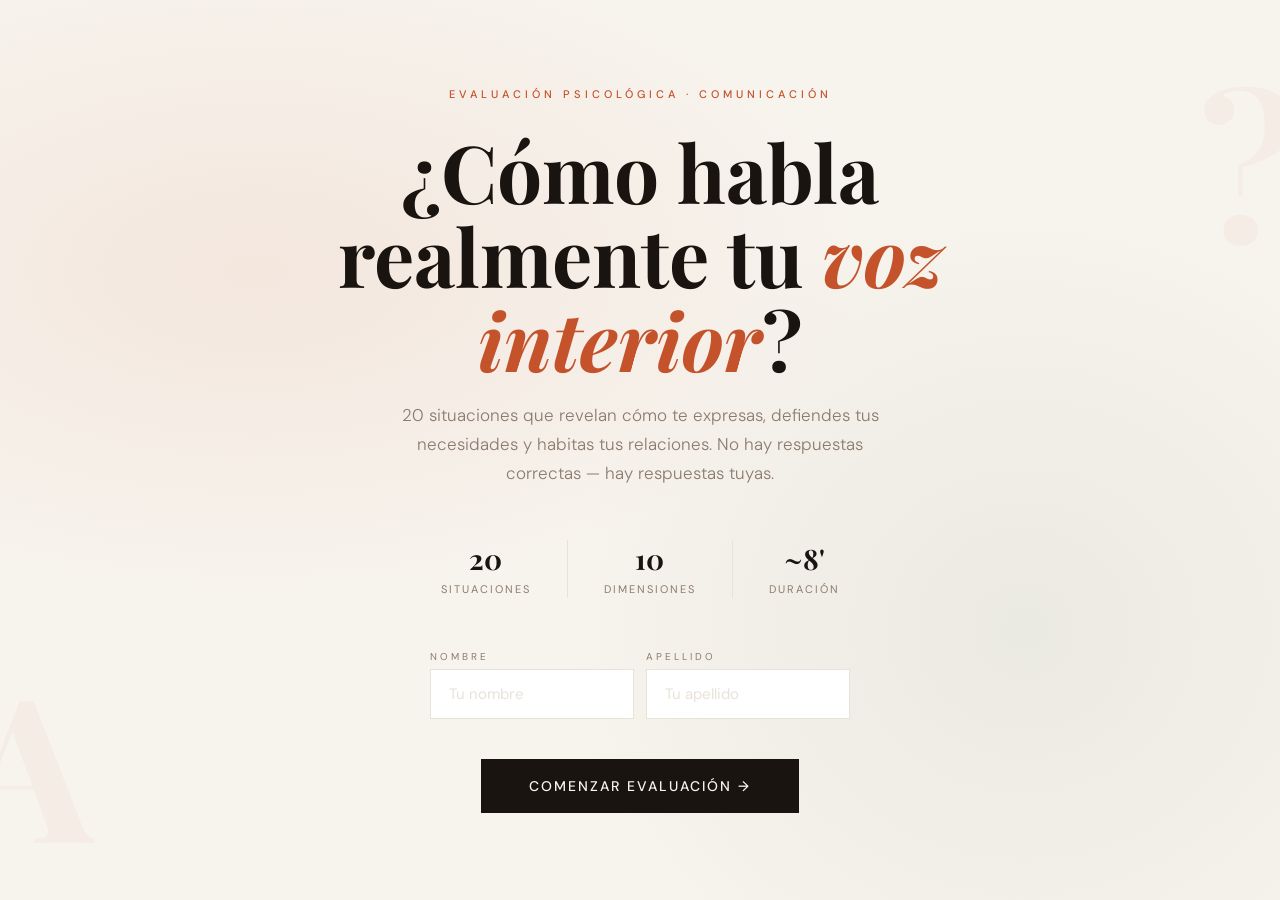
<file: test-asertividad-v2.html>
<!DOCTYPE html>
<html lang="es">
<head>
<meta charset="UTF-8">
<meta name="viewport" content="width=device-width, initial-scale=1.0">
<title>Test de Comunicación Asertiva · Versión II</title>
<link href="https://fonts.googleapis.com/css2?family=Playfair+Display:ital,wght@0,400;0,700;1,400&family=DM+Sans:wght@300;400;500&display=swap" rel="stylesheet">
<style>
  :root {
    --cream: #F7F3ED;
    --ink: #1A1410;
    --rust: #C4522A;
    --sage: #5A7A5E;
    --gold: #D4A843;
    --mist: #E8E2D9;
    --warm-gray: #8C7B6E;
  }

  * { margin: 0; padding: 0; box-sizing: border-box; }

  body {
    font-family: 'DM Sans', sans-serif;
    background: var(--cream);
    color: var(--ink);
    min-height: 100vh;
  }

  #hero {
    min-height: 100vh;
    display: flex;
    flex-direction: column;
    justify-content: center;
    align-items: center;
    padding: 60px 24px;
    position: relative;
    overflow: hidden;
    text-align: center;
  }

  #hero::before {
    content: '';
    position: absolute;
    inset: 0;
    background:
      radial-gradient(ellipse 80% 60% at 20% 30%, rgba(196,82,42,0.08) 0%, transparent 60%),
      radial-gradient(ellipse 60% 80% at 80% 70%, rgba(90,122,94,0.08) 0%, transparent 60%);
  }

  .hero-eyebrow {
    font-family: 'DM Sans', sans-serif;
    font-size: 11px;
    font-weight: 500;
    letter-spacing: 4px;
    text-transform: uppercase;
    color: var(--rust);
    margin-bottom: 28px;
    opacity: 0;
    animation: fadeUp 0.8s 0.2s forwards;
  }

  .hero-title {
    font-family: 'Playfair Display', serif;
    font-size: clamp(42px, 7vw, 80px);
    line-height: 1.05;
    font-weight: 700;
    color: var(--ink);
    max-width: 700px;
    margin-bottom: 20px;
    opacity: 0;
    animation: fadeUp 0.8s 0.4s forwards;
  }

  .hero-title em { font-style: italic; color: var(--rust); }

  .hero-subtitle {
    font-size: 17px;
    font-weight: 300;
    color: var(--warm-gray);
    max-width: 480px;
    line-height: 1.7;
    margin-bottom: 52px;
    opacity: 0;
    animation: fadeUp 0.8s 0.6s forwards;
  }

  .hero-meta {
    display: flex;
    gap: 36px;
    margin-bottom: 52px;
    opacity: 0;
    animation: fadeUp 0.8s 0.7s forwards;
  }

  .meta-item { text-align: center; }
  .meta-num {
    font-family: 'Playfair Display', serif;
    font-size: 28px;
    font-weight: 700;
    color: var(--ink);
    display: block;
  }
  .meta-label {
    font-size: 11px;
    letter-spacing: 2px;
    text-transform: uppercase;
    color: var(--warm-gray);
  }
  .meta-sep { width: 1px; background: var(--mist); align-self: stretch; }

  .start-btn {
    font-family: 'DM Sans', sans-serif;
    font-size: 14px;
    font-weight: 500;
    letter-spacing: 2px;
    text-transform: uppercase;
    color: var(--cream);
    background: var(--ink);
    border: none;
    padding: 18px 48px;
    cursor: pointer;
    position: relative;
    overflow: hidden;
    transition: all 0.3s;
    opacity: 0;
    animation: fadeUp 0.8s 0.9s forwards;
  }

  .start-btn::after {
    content: '';
    position: absolute;
    inset: 0;
    background: var(--rust);
    transform: translateX(-100%);
    transition: transform 0.4s cubic-bezier(0.4,0,0.2,1);
  }

  .start-btn:hover::after { transform: translateX(0); }
  .start-btn span { position: relative; z-index: 1; }

  .decoration {
    position: absolute;
    font-family: 'Playfair Display', serif;
    font-size: 200px;
    font-weight: 700;
    color: rgba(196,82,42,0.04);
    pointer-events: none;
    line-height: 1;
    user-select: none;
  }
  .decoration.left { left: -40px; bottom: 40px; }
  .decoration.right { right: -20px; top: 60px; }

  #test-section { display: none; min-height: 100vh; padding: 60px 24px 80px; }
  .test-container { max-width: 760px; margin: 0 auto; }

  .progress-bar-wrap { margin-bottom: 56px; }
  .progress-top {
    display: flex;
    justify-content: space-between;
    align-items: baseline;
    margin-bottom: 12px;
  }
  .progress-label { font-size: 11px; letter-spacing: 3px; text-transform: uppercase; color: var(--warm-gray); }
  .progress-count { font-family: 'Playfair Display', serif; font-size: 22px; color: var(--ink); }
  .progress-track { height: 2px; background: var(--mist); position: relative; }
  .progress-fill {
    height: 100%;
    background: var(--rust);
    transition: width 0.6s cubic-bezier(0.4,0,0.2,1);
    position: relative;
  }
  .progress-fill::after {
    content: '';
    position: absolute;
    right: -4px; top: -3px;
    width: 8px; height: 8px;
    border-radius: 50%;
    background: var(--rust);
  }

  .category-badge {
    display: inline-block;
    font-size: 10px;
    letter-spacing: 3px;
    text-transform: uppercase;
    color: var(--rust);
    border: 1px solid rgba(196,82,42,0.3);
    padding: 5px 14px;
    margin-bottom: 24px;
  }

  .question-number {
    font-family: 'Playfair Display', serif;
    font-size: 13px;
    color: var(--warm-gray);
    margin-bottom: 16px;
  }

  .question-text {
    font-family: 'Playfair Display', serif;
    font-size: clamp(22px, 3.5vw, 30px);
    font-weight: 400;
    line-height: 1.35;
    color: var(--ink);
    margin-bottom: 48px;
    min-height: 80px;
  }

  .options-grid { display: flex; flex-direction: column; gap: 12px; margin-bottom: 48px; }

  .option-btn {
    display: flex;
    align-items: center;
    gap: 20px;
    padding: 20px 24px;
    background: white;
    border: 1.5px solid var(--mist);
    cursor: pointer;
    text-align: left;
    transition: all 0.25s;
    position: relative;
    overflow: hidden;
  }
  .option-btn::before {
    content: '';
    position: absolute;
    left: 0; top: 0; bottom: 0;
    width: 0;
    background: var(--rust);
    transition: width 0.3s;
  }
  .option-btn:hover { border-color: var(--rust); transform: translateX(4px); }
  .option-btn:hover::before { width: 3px; }
  .option-btn.selected { border-color: var(--rust); background: rgba(196,82,42,0.04); }
  .option-btn.selected::before { width: 3px; }
  .option-value { display: none; }
  .option-text { font-size: 15px; font-weight: 400; color: var(--ink); line-height: 1.4; }

  .nav-buttons { display: flex; justify-content: space-between; align-items: center; }
  .nav-btn {
    font-family: 'DM Sans', sans-serif;
    font-size: 12px;
    font-weight: 500;
    letter-spacing: 2.5px;
    text-transform: uppercase;
    padding: 14px 32px;
    border: 1.5px solid var(--ink);
    background: transparent;
    color: var(--ink);
    cursor: pointer;
    transition: all 0.25s;
  }
  .nav-btn:hover:not(:disabled) { background: var(--ink); color: var(--cream); }
  .nav-btn:disabled { opacity: 0.25; cursor: not-allowed; }
  .nav-btn.primary { background: var(--ink); color: var(--cream); border-color: var(--ink); }
  .nav-btn.primary:hover { background: var(--rust); border-color: var(--rust); }

  #results-section { display: none; min-height: 100vh; padding: 0; }

  .results-hero {
    padding: 80px 24px 60px;
    text-align: center;
    border-bottom: 1px solid var(--mist);
    position: relative;
    overflow: hidden;
  }
  .results-hero::before {
    content: '';
    position: absolute;
    inset: 0;
    background: radial-gradient(ellipse 70% 80% at 50% 50%, rgba(196,82,42,0.06) 0%, transparent 70%);
  }

  .result-eyebrow {
    font-size: 11px;
    letter-spacing: 4px;
    text-transform: uppercase;
    color: var(--rust);
    margin-bottom: 24px;
    position: relative;
  }

  .result-level-name {
    font-family: 'Playfair Display', serif;
    font-size: clamp(38px, 6vw, 68px);
    font-weight: 700;
    color: var(--ink);
    margin-bottom: 8px;
    position: relative;
  }
  .result-level-name em { font-style: italic; color: var(--rust); }

  .score-ring-container {
    position: relative;
    width: 160px; height: 160px;
    margin: 40px auto 32px;
  }
  .score-ring-container svg { transform: rotate(-90deg); }
  .score-ring-track { fill: none; stroke: var(--mist); stroke-width: 8; }
  .score-ring-fill {
    fill: none;
    stroke: var(--rust);
    stroke-width: 8;
    stroke-linecap: round;
    transition: stroke-dashoffset 1.5s cubic-bezier(0.4,0,0.2,1);
  }
  .score-center {
    position: absolute; inset: 0;
    display: flex; flex-direction: column;
    align-items: center; justify-content: center;
  }
  .score-number { font-family: 'Playfair Display', serif; font-size: 40px; font-weight: 700; color: var(--ink); line-height: 1; }
  .score-label { font-size: 10px; letter-spacing: 2px; text-transform: uppercase; color: var(--warm-gray); margin-top: 4px; }

  .results-content { max-width: 760px; margin: 0 auto; padding: 60px 24px 80px; }

  .result-tagline {
    font-family: 'Playfair Display', serif;
    font-size: clamp(20px, 3vw, 26px);
    font-style: italic;
    font-weight: 400;
    color: var(--warm-gray);
    text-align: center;
    margin-bottom: 60px;
    line-height: 1.5;
  }

  .result-block { margin-bottom: 48px; }
  .result-block-label {
    font-size: 10px;
    letter-spacing: 4px;
    text-transform: uppercase;
    color: var(--rust);
    margin-bottom: 16px;
    display: flex;
    align-items: center;
    gap: 12px;
  }
  .result-block-label::after { content: ''; flex: 1; height: 1px; background: var(--mist); }
  .result-block p { font-size: 16px; line-height: 1.8; color: var(--ink); font-weight: 300; }
  .result-block strong { font-weight: 500; }

  .dimensions-grid { display: grid; gap: 20px; margin-bottom: 48px; }
  .dimension-top { display: flex; justify-content: space-between; margin-bottom: 8px; }
  .dimension-name { font-size: 13px; font-weight: 500; color: var(--ink); }
  .dimension-pct { font-family: 'Playfair Display', serif; font-size: 14px; color: var(--rust); }
  .dimension-bar { height: 3px; background: var(--mist); }
  .dimension-bar-fill { height: 100%; background: var(--rust); transition: width 1.2s cubic-bezier(0.4,0,0.2,1); width: 0; }

  .level-range {
    display: grid;
    grid-template-columns: repeat(5, 1fr);
    gap: 8px;
    margin-bottom: 60px;
  }
  .level-item { padding: 16px 10px; text-align: center; border: 1px solid var(--mist); position: relative; }
  .level-item.active { border-color: var(--rust); background: rgba(196,82,42,0.04); }
  .level-item.active::after {
    content: '▼';
    position: absolute;
    bottom: -20px; left: 50%;
    transform: translateX(-50%);
    color: var(--rust); font-size: 12px;
  }
  .level-item-name { font-size: 11px; font-weight: 500; color: var(--ink); margin-bottom: 4px; }
  .level-item-range { font-size: 10px; color: var(--warm-gray); }

  .restart-btn {
    display: block;
    margin: 0 auto;
    font-family: 'DM Sans', sans-serif;
    font-size: 12px;
    font-weight: 500;
    letter-spacing: 3px;
    text-transform: uppercase;
    color: var(--cream);
    background: var(--ink);
    border: none;
    padding: 18px 48px;
    cursor: pointer;
    transition: background 0.3s;
    text-align: center;
  }
  .restart-btn:hover { background: var(--rust); }

  @keyframes fadeUp {
    from { opacity: 0; transform: translateY(20px); }
    to { opacity: 1; transform: translateY(0); }
  }
  .fade-in { opacity: 0; animation: fadeUp 0.5s forwards; }

  @media (max-width: 480px) {
    .level-range { grid-template-columns: repeat(3, 1fr); }
    .hero-meta { gap: 20px; }
    .meta-num { font-size: 22px; }
  }

  .wa-btn-wrap { margin: 0 auto 20px; text-align: center; }
  .wa-btn {
    display: inline-flex;
    align-items: center;
    justify-content: center;
    gap: 12px;
    background: #25D366;
    color: white;
    text-decoration: none;
    font-family: 'DM Sans', sans-serif;
    font-size: 14px;
    font-weight: 600;
    letter-spacing: 0.5px;
    padding: 18px 40px;
    position: relative;
    overflow: hidden;
    transition: background 0.3s;
    border: none;
    cursor: pointer;
  }
  .wa-btn::after {
    content: '';
    position: absolute;
    inset: 0;
    background: #128C7E;
    transform: translateX(-100%);
    transition: transform 0.4s cubic-bezier(0.4,0,0.2,1);
  }
  .wa-btn:hover::after { transform: translateX(0); }
  .wa-btn span, .wa-btn svg { position: relative; z-index: 1; }
  .wa-note { font-size: 12px; color: var(--warm-gray); margin-top: 10px; font-weight: 300; }

  /* Nombre input */
  .name-form {
    display: flex;
    flex-direction: column;
    gap: 14px;
    width: 100%;
    max-width: 420px;
    margin-bottom: 40px;
    opacity: 0;
    animation: fadeUp 0.8s 0.75s forwards;
  }
  .name-row {
    display: flex;
    gap: 12px;
  }
  .name-field {
    display: flex;
    flex-direction: column;
    flex: 1;
    gap: 6px;
  }
  .name-label {
    font-size: 10px;
    letter-spacing: 3px;
    text-transform: uppercase;
    color: var(--warm-gray);
    text-align: left;
  }
  .name-input {
    font-family: 'DM Sans', sans-serif;
    font-size: 15px;
    font-weight: 400;
    color: var(--ink);
    background: white;
    border: 1.5px solid var(--mist);
    padding: 14px 18px;
    outline: none;
    transition: border-color 0.25s;
    width: 100%;
  }
  .name-input:focus { border-color: var(--rust); }
  .name-input::placeholder { color: var(--mist); }
  .name-error {
    font-size: 12px;
    color: var(--rust);
    text-align: left;
    display: none;
    margin-top: -8px;
  }
  .name-error.visible { display: block; }

  /* Nombre en test header */
  .test-user-name {
    font-size: 12px;
    letter-spacing: 2px;
    text-transform: uppercase;
    color: var(--warm-gray);
    text-align: right;
    margin-bottom: 32px;
  }
  .test-user-name span { color: var(--rust); font-weight: 500; }
</style>
</head>
<body>

<!-- HERO -->
<section id="hero">
  <div class="decoration left">A</div>
  <div class="decoration right">?</div>
  <p class="hero-eyebrow">Evaluación Psicológica · Comunicación</p>
  <h1 class="hero-title">¿Cómo habla realmente tu <em>voz interior</em>?</h1>
  <p class="hero-subtitle">20 situaciones que revelan cómo te expresas, defiendes tus necesidades y habitas tus relaciones. No hay respuestas correctas — hay respuestas tuyas.</p>
  <div class="hero-meta">
    <div class="meta-item">
      <span class="meta-num">20</span>
      <span class="meta-label">Situaciones</span>
    </div>
    <div class="meta-sep"></div>
    <div class="meta-item">
      <span class="meta-num">10</span>
      <span class="meta-label">Dimensiones</span>
    </div>
    <div class="meta-sep"></div>
    <div class="meta-item">
      <span class="meta-num">~8'</span>
      <span class="meta-label">Duración</span>
    </div>
  </div>
  <div class="name-form">
    <div class="name-row">
      <div class="name-field">
        <label class="name-label" for="input-nombre">Nombre</label>
        <input class="name-input" id="input-nombre" type="text" placeholder="Tu nombre" autocomplete="given-name" maxlength="40"/>
      </div>
      <div class="name-field">
        <label class="name-label" for="input-apellido">Apellido</label>
        <input class="name-input" id="input-apellido" type="text" placeholder="Tu apellido" autocomplete="family-name" maxlength="40"/>
      </div>
    </div>
    <p class="name-error" id="name-error">Por favor ingresa tu nombre y apellido para continuar.</p>
  </div>
  <button class="start-btn" onclick="startTest()"><span>Comenzar evaluación →</span></button>
</section>

<!-- TEST -->
<section id="test-section">
  <div class="test-container">
    <div class="progress-bar-wrap">
      <div class="progress-top">
        <span class="progress-label">Progreso</span>
        <span class="progress-count" id="progress-count">1 / 20</span>
      </div>
      <div class="progress-track">
        <div class="progress-fill" id="progress-fill" style="width:5%"></div>
      </div>
    </div>

    <div class="test-user-name" id="test-user-name"></div>

    <div id="question-card">
      <div class="category-badge" id="q-category"></div>
      <p class="question-number" id="q-number"></p>
      <h2 class="question-text" id="q-text"></h2>
      <div class="options-grid" id="options-grid"></div>
      <div class="nav-buttons">
        <button class="nav-btn" id="btn-prev" onclick="prevQuestion()" disabled>← Anterior</button>
        <button class="nav-btn primary" id="btn-next" onclick="nextQuestion()" disabled>Siguiente →</button>
      </div>
    </div>
  </div>
</section>

<!-- RESULTS -->
<section id="results-section">
  <div class="results-hero">
    <p class="result-eyebrow">Tu perfil de comunicación</p>
    <h1 class="result-level-name" id="result-title"></h1>
    <div class="score-ring-container">
      <svg width="160" height="160" viewBox="0 0 160 160">
        <circle class="score-ring-track" cx="80" cy="80" r="68"/>
        <circle class="score-ring-fill" id="score-ring" cx="80" cy="80" r="68"
          stroke-dasharray="427" stroke-dashoffset="427"/>
      </svg>
      <div class="score-center">
        <span class="score-number" id="score-display">0</span>
        <span class="score-label">puntos</span>
      </div>
    </div>
  </div>

  <div class="results-content">
    <p class="result-tagline" id="result-tagline"></p>

    <div class="result-block-label" style="margin-bottom:24px;">Tu posición en el espectro</div>
    <div class="level-range" id="level-range"></div>
    <br><br>

    <div class="result-block-label">Dimensiones evaluadas</div>
    <div class="dimensions-grid" id="dimensions-grid"></div>

    <div class="result-block">
      <div class="result-block-label">Análisis reflexivo</div>
      <p id="result-reflection"></p>
    </div>

    <div class="result-block">
      <div class="result-block-label">Tus fortalezas</div>
      <p id="result-strengths"></p>
    </div>

    <div class="result-block">
      <div class="result-block-label">Pasos para crecer</div>
      <p id="result-recommendations"></p>
    </div>

    <div class="wa-btn-wrap">
      <a id="wa-result-btn" class="wa-btn" href="#" target="_blank" rel="noopener">
        <svg xmlns="http://www.w3.org/2000/svg" width="22" height="22" viewBox="0 0 24 24" fill="white">
          <path d="M17.472 14.382c-.297-.149-1.758-.867-2.03-.967-.273-.099-.471-.148-.67.15-.197.297-.767.966-.94 1.164-.173.199-.347.223-.644.075-.297-.15-1.255-.463-2.39-1.475-.883-.788-1.48-1.761-1.653-2.059-.173-.297-.018-.458.13-.606.134-.133.298-.347.446-.52.149-.174.198-.298.298-.497.099-.198.05-.371-.025-.52-.075-.149-.669-1.612-.916-2.207-.242-.579-.487-.5-.669-.51-.173-.008-.371-.01-.57-.01-.198 0-.52.074-.792.372-.272.297-1.04 1.016-1.04 2.479 0 1.462 1.065 2.875 1.213 3.074.149.198 2.096 3.2 5.077 4.487.709.306 1.262.489 1.694.625.712.227 1.36.195 1.871.118.571-.085 1.758-.719 2.006-1.413.248-.694.248-1.289.173-1.413-.074-.124-.272-.198-.57-.347m-5.421 7.403h-.004a9.87 9.87 0 01-5.031-1.378l-.361-.214-3.741.982.998-3.648-.235-.374a9.86 9.86 0 01-1.51-5.26c.001-5.45 4.436-9.884 9.888-9.884 2.64 0 5.122 1.03 6.988 2.898a9.825 9.825 0 012.893 6.994c-.003 5.45-4.437 9.884-9.885 9.884m8.413-18.297A11.815 11.815 0 0012.05 0C5.495 0 .16 5.335.157 11.892c0 2.096.547 4.142 1.588 5.945L.057 24l6.305-1.654a11.882 11.882 0 005.683 1.448h.005c6.554 0 11.89-5.335 11.893-11.893a11.821 11.821 0 00-3.48-8.413z"/>
        </svg>
        <span>📊 Enviar mi resultado por WhatsApp</span>
      </a>
      <p class="wa-note">Se abrirá WhatsApp con tu resultado listo para enviar</p>
    </div>

    <button class="restart-btn" onclick="restartTest()">Realizar el test de nuevo</button>
  </div>
</section>

<script>
/*
 * DOBLE SESGO — ESTRATEGIA APLICADA
 * ─────────────────────────────────────────────────────────────────────────
 * Las 20 preguntas están diseñadas en cuatro modalidades para que
 * el patrón de respuesta "correcto" sea impredecible:
 *
 * A) ESCALA DIRECTA: las opciones van de menor a mayor asertividad.
 *    El valor 5 = conducta más asertiva. (10 preguntas)
 *
 * B) ESCALA INVERTIDA: la pregunta describe un patrón evitativo o
 *    de bloqueo, y las opciones van de "nunca ocurre" (valor 5, más
 *    asertivo) a "siempre ocurre" (valor 1, menos asertivo).
 *    El valor asignado internamente se invierte en el cálculo. (6 preguntas)
 *
 * C) ESCALA DE FRECUENCIA MIXTA: la pregunta mide frecuencia
 *    ("¿con qué frecuencia…?") y las opciones no tienen orden obvio
 *    de "bueno/malo" — el evaluado debe interpretar. (4 preguntas)
 *
 * Las opciones de TODAS las preguntas se barajan aleatoriamente
 * en cada sesión, eliminando el efecto de posición.
 * ─────────────────────────────────────────────────────────────────────────
 */

const questions = [

  // ━━━━━━━━━━━━━━━━━━━━━━━━━━━━━━━━━━━
  // DIMENSIÓN 1 · Expresión de opiniones
  // ━━━━━━━━━━━━━━━━━━━━━━━━━━━━━━━━━━━

  {
    id: 1,
    category: "Expresión de opiniones",
    // Tipo C — frecuencia mixta: ninguna opción parece "la correcta" a simple vista
    text: "Imagina que llevas semanas pensando algo sobre una relación importante —laboral o personal— pero no lo has dicho. ¿Qué suele estar ocurriendo internamente?",
    options: [
      { value: 2, text: "Tengo el mensaje claro pero espero el momento perfecto que nunca termina de llegar." },
      { value: 4, text: "Lo sopeso, lo valoro, y cuando lo considero necesario, lo digo aunque incomode." },
      { value: 1, text: "Me convenzo de que probablemente no cambiará nada, así que para qué decirlo." },
      { value: 3, text: "Lo expreso en partes, de forma indirecta, sin terminar de decirlo del todo." },
      { value: 5, text: "Identifico cuándo guardo silencio por miedo y lo uso como señal para hablar." }
    ]
  },

  {
    id: 2,
    category: "Expresión de opiniones",
    // Tipo B — escala invertida: "¿con qué frecuencia cambias de opinión para complacer?"
    text: "En una conversación, alguien rebate tu punto de vista con seguridad. Sin que te hayan dado un argumento nuevo, muestras el acuerdo con lo que dicen. ¿Con qué frecuencia ocurre esto?",
    options: [
      { value: 5, text: "Raramente — si no hay un argumento que lo justifique, sostengo mi posición." },
      { value: 4, text: "Ocasionalmente — sobre todo cuando la otra persona tiene más autoridad." },
      { value: 3, text: "Con cierta regularidad — la seguridad ajena me genera duda sobre lo propio." },
      { value: 2, text: "Con bastante frecuencia — me resulta difícil sostener mi criterio bajo presión social." },
      { value: 1, text: "Casi siempre — la incomodidad del desacuerdo me hace ceder aunque no lo crea." }
    ]
  },

  // ━━━━━━━━━━━━━━━━━━━━━━━━━━━━━━━
  // DIMENSIÓN 2 · Gestión de límites
  // ━━━━━━━━━━━━━━━━━━━━━━━━━━━━━━━

  {
    id: 3,
    category: "Gestión de límites",
    // Tipo A — escala directa
    text: "Alguien a quien aprecias te pide algo que genuinamente no puedes o no quieres hacer. Lleva semanas pidiéndotelo. ¿Cuál es tu patrón habitual?",
    options: [
      { value: 1, text: "Termino cediendo aunque me haga daño, porque no soporto decepcionarlo/a." },
      { value: 2, text: "Pongo excusas variadas para evitar el no directo indefinidamente." },
      { value: 3, text: "Digo que intentaré hacerlo, sabiendo que probablemente no lo haré." },
      { value: 4, text: "Le explico honestamente que no puedo, aunque me genere algo de culpa." },
      { value: 5, text: "Declino con claridad y sin culpa — mi negativa no necesita justificación excesiva." }
    ]
  },

  {
    id: 4,
    category: "Gestión de límites",
    // Tipo B — invertida: el enunciado describe incapacidad para limitar
    text: "¿Cuánto espacio ocupan las necesidades de los demás en tu agenda, tu energía y tu mente en comparación con las tuyas propias?",
    options: [
      { value: 1, text: "Las de los demás ocupan casi todo — las mías suelen quedar para lo que sobre." },
      { value: 2, text: "Las de los demás pesan más, aunque me esfuerzo por equilibrarlo." },
      { value: 3, text: "Depende del período — a veces me pierdo en las necesidades ajenas, otras no." },
      { value: 4, text: "Hay equilibrio — atiendo a otros desde un lugar que no me vacía." },
      { value: 5, text: "Soy consciente de mis límites de energía y los protejo como una práctica activa." }
    ]
  },

  // ━━━━━━━━━━━━━━━━━━━━━━━━━━━━━━━━
  // DIMENSIÓN 3 · Manejo del conflicto
  // ━━━━━━━━━━━━━━━━━━━━━━━━━━━━━━━━

  {
    id: 5,
    category: "Manejo del conflicto",
    // Tipo C — frecuencia mixta, la pregunta no revela cuál es la respuesta "buena"
    text: "Tienes un conflicto sin resolver con alguien de tu entorno cercano. Han pasado varios días. ¿Qué está pasando en ti mientras tanto?",
    options: [
      { value: 2, text: "Estoy esperando que se enfríe antes de abordarlo — el tiempo lo suaviza." },
      { value: 5, text: "Siento la incomodidad del pendiente y en algún momento tomo la iniciativa de abordarlo." },
      { value: 1, text: "Espero que la otra persona lo resuelva o simplemente se olvide con el tiempo." },
      { value: 3, text: "Lo abordo si me preguntan, pero no tomo la iniciativa yo primero." },
      { value: 4, text: "Proceso lo que ocurrió, identifiqué lo que quiero comunicar y busco el momento." }
    ]
  },

  {
    id: 6,
    category: "Manejo del conflicto",
    // Tipo A — directa, pero la descripción de cada nivel es más sutil que "bueno/malo"
    text: "Alguien te hace un comentario que sientes como irrespetuoso, pero podría interpretarse de varias formas. ¿Cómo lo manejas en el momento?",
    options: [
      { value: 1, text: "Lo paso por alto — prefiero creer que no fue con mala intención antes que armar un problema." },
      { value: 2, text: "Lo dejo ir en el momento pero lo rumio internamente durante horas o días." },
      { value: 3, text: "Hago un comentario ambiguo que puede interpretarse como respuesta o como broma." },
      { value: 4, text: "Pregunto directamente qué quiso decir, sin asumir ni atacar." },
      { value: 5, text: "Nombro lo que sentí con el comentario y ofrezco una interpretación para verificar." }
    ]
  },

  // ━━━━━━━━━━━━━━━━━━━━━━━━━━━━━━━━━━━━
  // DIMENSIÓN 4 · Autoexpresión emocional
  // ━━━━━━━━━━━━━━━━━━━━━━━━━━━━━━━━━━━━

  {
    id: 7,
    category: "Autoexpresión emocional",
    // Tipo B — invertida: describe el bloqueo emocional, no la apertura
    text: "Piensa en la última vez que algo te afectó profundamente. ¿Cuántas personas en tu vida saben lo que sentiste realmente?",
    options: [
      { value: 1, text: "Nadie — proceso lo que siento en completa soledad y así prefiero que sea." },
      { value: 2, text: "Una persona, y solo porque me preguntó de una forma en que no pude evitarlo." },
      { value: 3, text: "Una o dos personas de confianza máxima, aunque omití los detalles más profundos." },
      { value: 4, text: "Varias personas — no oculto lo que siento aunque tampoco lo anuncio a todos." },
      { value: 5, text: "Las personas relevantes en esa situación — expreso lo que siento a quien corresponde." }
    ]
  },

  {
    id: 8,
    category: "Autoexpresión emocional",
    // Tipo A — directa con situación específica
    text: "Llevas tiempo guardando una decepción hacia alguien cercano. Un día esa persona te pregunta cómo estás. ¿Qué ocurre?",
    options: [
      { value: 1, text: "Digo 'bien' automáticamente — no encuentro la forma ni el momento de decir otra cosa." },
      { value: 2, text: "Digo algo vago como 'he tenido días complicados' sin profundizar." },
      { value: 3, text: "Menciono que algo me ha estado pesando pero sin conectarlo con esa persona." },
      { value: 4, text: "Le digo que hay algo que quiero contarle cuando tengamos un momento tranquilo." },
      { value: 5, text: "Le digo directamente lo que siento, desde el 'yo', sin acusar pero sin minimizar." }
    ]
  },

  // ━━━━━━━━━━━━━━━━━━━━━━━━━━━━━━
  // DIMENSIÓN 5 · Pedir y recibir
  // ━━━━━━━━━━━━━━━━━━━━━━━━━━━━━━

  {
    id: 9,
    category: "Pedir y recibir",
    // Tipo C — el escenario de pedir ayuda pero redactado desde la autosuficiencia
    text: "Estás sobrecargado/a con responsabilidades que podrías delegar o pedir ayuda para asumir. ¿Qué pasa dentro de ti cuando piensas en pedirla?",
    options: [
      { value: 1, text: "Me digo que es más fácil hacerlo yo — pedir ayuda implica explicar, esperar, corregir." },
      { value: 2, text: "Siento que pedir es molestar — prefiero llegar al límite antes de recurrir a alguien." },
      { value: 3, text: "Lo hago pero cargando con culpa o minimizando lo que pido para que parezca menos." },
      { value: 4, text: "Pido cuando lo necesito, aunque me cueste un poco — lo considero parte de relacionarme." },
      { value: 5, text: "Pedir es para mí una forma de confiar — lo hago sin drama ni culpa asociada." }
    ]
  },

  {
    id: 10,
    category: "Pedir y recibir",
    // Tipo B — invertida: describe la dificultad para recibir
    text: "Alguien te dice algo genuinamente positivo sobre ti — no un elogio social, sino un reconocimiento que se siente verdadero. ¿Qué ocurre en ti?",
    options: [
      { value: 1, text: "Lo desvío, lo minimizo o busco un 'pero' que lo neutralice casi de inmediato." },
      { value: 2, text: "Lo escucho pero me genera incomodidad — no sé muy bien qué hacer con eso." },
      { value: 3, text: "Agradezco, aunque internamente no termino de creerlo del todo." },
      { value: 4, text: "Lo recibo con gratitud genuina, aunque me tome un momento procesarlo." },
      { value: 5, text: "Lo recibo sin neutralizarlo — puede quedarme, no necesito desarmarlo." }
    ]
  },

  // ━━━━━━━━━━━━━━━━━━━━━━━━━━━━━━━━━━━━━━
  // DIMENSIÓN 6 · Comunicación en jerarquías
  // ━━━━━━━━━━━━━━━━━━━━━━━━━━━━━━━━━━━━━━

  {
    id: 11,
    category: "Comunicación en jerarquías",
    // Tipo A — directa con escenario de desacuerdo profesional
    text: "En una reunión con tu jefe u otra figura de autoridad, das una idea que es ignorada. Poco después alguien más la dice y recibe elogios. ¿Qué haces?",
    options: [
      { value: 1, text: "No digo nada — sería hacer el ridículo o parecer envidioso/a." },
      { value: 2, text: "Lo comento con un colega después de la reunión pero no lo señalo en el espacio." },
      { value: 3, text: "Doy una señal sutil de que la idea ya la había propuesto, sin decirlo directamente." },
      { value: 4, text: "Señalo amablemente que esa idea la había mencionado antes, sin hacer un drama." },
      { value: 5, text: "Lo nombro con naturalidad: 'Me alegra que eso resuene — lo planteé hace un momento.'" }
    ]
  },

  {
    id: 12,
    category: "Comunicación en jerarquías",
    // Tipo B — invertida: mide cuánto se apaga la voz ante el poder
    text: "¿Cómo describirías la diferencia entre cómo te comunicas con tus pares y cómo lo haces ante figuras de poder o autoridad?",
    options: [
      { value: 1, text: "Es una diferencia radical — ante el poder casi no me reconozco como comunicador/a." },
      { value: 2, text: "Soy notablemente más cauto/a, mido cada palabra y evito mostrar desacuerdo." },
      { value: 3, text: "Algo más formal y cuidadoso/a, pero sigo pudiendo decir lo que pienso." },
      { value: 4, text: "La diferencia es de tono, no de contenido — digo lo mismo con más registro." },
      { value: 5, text: "Mi voz es esencialmente la misma — el cargo ajeno no apaga mi criterio." }
    ]
  },

  // ━━━━━━━━━━━━━━━━━━━━━━━━━━━━━━━━━━━━━━━
  // DIMENSIÓN 7 · Presencia y lenguaje no verbal
  // ━━━━━━━━━━━━━━━━━━━━━━━━━━━━━━━━━━━━━━━

  {
    id: 13,
    category: "Presencia y lenguaje no verbal",
    // Tipo C — frecuencia mixta desde el cuerpo, no desde el comportamiento observable
    text: "Estás a punto de decir algo difícil o importante a alguien. ¿Qué hace tu cuerpo justo antes de hablar?",
    options: [
      { value: 3, text: "Me pongo levemente tenso/a pero lo manejo — es parte del proceso." },
      { value: 1, text: "Se contrae, la voz baja, busco minimizar mi presencia física tanto como sea posible." },
      { value: 5, text: "Me anclo: respiro, me ergo, tomo contacto con el piso — y hablo desde ahí." },
      { value: 2, text: "Siento tensión considerable que a veces interfiere con cómo suena lo que digo." },
      { value: 4, text: "La tensión está, pero ya no me domina — la reconozco y la dejo pasar." }
    ]
  },

  {
    id: 14,
    category: "Presencia y lenguaje no verbal",
    // Tipo A — directa con situación de interrupción
    text: "Estás expresando algo importante y te interrumpen antes de terminar. Esto ocurre dos veces seguidas. ¿Qué haces?",
    options: [
      { value: 1, text: "Dejo ir lo que iba a decir — ya se interrumpió el hilo y no quiero insistir." },
      { value: 2, text: "Espero que haya una pausa y reintento, pero si me vuelven a interrumpir, abandono." },
      { value: 3, text: "Continúo hablando de todas formas, aunque me acelero y pierdo algo de claridad." },
      { value: 4, text: "Señalo con calma que aún no terminé y retomo el hilo de lo que decía." },
      { value: 5, text: "Paro, nombro lo que ocurre ('necesito terminar esta idea') y retomo con calma y contacto visual." }
    ]
  },

  // ━━━━━━━━━━━━━━━━━━━━━━━━━━━━━━━━━━━
  // DIMENSIÓN 8 · Negociación y compromisos
  // ━━━━━━━━━━━━━━━━━━━━━━━━━━━━━━━━━━━

  {
    id: 15,
    category: "Negociación y compromisos",
    // Tipo A — directa, escenario de negociación de condiciones propias
    text: "Debes negociar algo que te afecta directamente: tu salario, las condiciones de un acuerdo, el reparto de responsabilidades en casa. ¿Cuál es tu punto de partida interno?",
    options: [
      { value: 1, text: "Lo que me ofrezcan está bien — negociar se siente agresivo o ingrato." },
      { value: 2, text: "Tengo una posición pero la suelto rápido si noto resistencia o incomodidad en el otro." },
      { value: 3, text: "Planteo algo, cedo en algunas cosas, y termino con un resultado mediocre que acepto." },
      { value: 4, text: "Tengo clara mi posición mínima y la sostengo, aunque me genere tensión en el proceso." },
      { value: 5, text: "Negocio desde mis intereses reales, escucho los ajenos y busco acuerdos sostenibles para ambos." }
    ]
  },

  {
    id: 16,
    category: "Negociación y compromisos",
    // Tipo B — invertida: mide acumulación de compromisos no queridos
    text: "Repasa mentalmente los compromisos que tienes actualmente. ¿Cuántos de ellos surgieron de un sí genuino?",
    options: [
      { value: 1, text: "Pocos — la mayoría los asumí porque no supe o no pude decir que no en el momento." },
      { value: 2, text: "Algunos — hay varios que acepté por presión social o por evitar la incomodidad del rechazo." },
      { value: 3, text: "Aproximadamente la mitad — mezcla de compromisos elegidos y compromisos cedidos." },
      { value: 4, text: "La mayoría — hay alguno que cedí, pero son la excepción, no la norma." },
      { value: 5, text: "Prácticamente todos — tengo una práctica activa de no asumir lo que no elijo asumir." }
    ]
  },

  // ━━━━━━━━━━━━━━━━━━━━━━━━━━━━━━━━━━━━
  // DIMENSIÓN 9 · Autoconfianza comunicativa
  // ━━━━━━━━━━━━━━━━━━━━━━━━━━━━━━━━━━━━

  {
    id: 17,
    category: "Autoconfianza comunicativa",
    // Tipo C — la pregunta explora la fuente de la seguridad, no si existe o no
    text: "¿De dónde viene principalmente la seguridad con la que te comunicas? Elige la opción que más se acerca a tu experiencia real.",
    options: [
      { value: 2, text: "De haber preparado muy bien lo que voy a decir — sin esa preparación me siento expuesto/a." },
      { value: 4, text: "De una combinación entre prepararme y confiar en que puedo manejar lo que surja." },
      { value: 1, text: "De que la otra persona esté de acuerdo — el desacuerdo me desestabiliza bastante." },
      { value: 5, text: "De un lugar interno que no depende de la respuesta del otro — esté de acuerdo o no." },
      { value: 3, text: "Del contexto y la audiencia — con algunas personas me siento seguro/a, con otras no." }
    ]
  },

  {
    id: 18,
    category: "Autoconfianza comunicativa",
    // Tipo A — directa, escenario de exposición pública
    text: "Tienes que defender tu posición ante un grupo que mayoritariamente piensa diferente a ti y lo hace saber. ¿Qué ocurre?",
    options: [
      { value: 1, text: "Cedo o me retracto — sostener la posición ante el grupo me resulta demasiado costoso." },
      { value: 2, text: "Mantengo una versión atenuada de mi posición para reducir la fricción." },
      { value: 3, text: "Sostengo mi criterio pero con más ansiedad de la que me gustaría." },
      { value: 4, text: "Defiendo mi posición con argumentos, aunque la presión grupal me genere algo de tensión." },
      { value: 5, text: "La presión del grupo no modifica mi criterio — puedo escuchar y seguir sosteniendo el mío." }
    ]
  },

  // ━━━━━━━━━━━━━━━━━━━━━━━━━━━━━
  // DIMENSIÓN 10 · Escucha asertiva
  // ━━━━━━━━━━━━━━━━━━━━━━━━━━━━━

  {
    id: 19,
    category: "Escucha asertiva",
    // Tipo B — invertida: mide la reactividad defensiva ante feedback
    text: "Alguien que conoces bien te da una retroalimentación sobre algo que hiciste que no te gustó hacer. No es un ataque — es una observación. ¿Qué ocurre en ti mientras la escuchas?",
    options: [
      { value: 1, text: "Una parte de mí ya está buscando por qué están equivocados antes de que terminen de hablar." },
      { value: 2, text: "Escucho, pero internamente lo siento como un juicio a mi persona, no a mi conducta." },
      { value: 3, text: "Lo proceso con incomodidad pero eventualmente logro separar el feedback de mi valor." },
      { value: 4, text: "Escucho activamente y evalúo la observación con relativa apertura desde el principio." },
      { value: 5, text: "Lo recibo con curiosidad genuina — me interesa entender su perspectiva, aunque no la comparta." }
    ]
  },

  {
    id: 20,
    category: "Escucha asertiva",
    // Tipo A — directa pero formulada desde la escucha, no desde el habla
    text: "Estás en una conversación cargada emocionalmente donde tú también tienes mucho por decir. ¿Qué tipo de escucha describes en ti?",
    options: [
      { value: 1, text: "Escucho lo suficiente para saber cuándo puedo hablar — mi respuesta ya está lista desde antes." },
      { value: 2, text: "Escucho, pero la ansiedad por responder hace que muchos detalles se me escapen." },
      { value: 3, text: "Intento escuchar de verdad, aunque en momentos de alta intensidad me pierdo." },
      { value: 4, text: "Escucho con presencia real y tomo nota mental de lo que necesito responder después." },
      { value: 5, text: "Puedo escuchar completamente aunque tenga mucho que decir — el otro merece ser entendido primero." }
    ]
  }

]; // fin questions


// ── NIVELES ── idénticos al test original ──────────────────────────────
const levels = [
  {
    name: "Comunicación Pasiva",
    range: "20\u201339", min: 20, max: 39,
    tagline: "Tu voz existe, pero a\u00fan no ha encontrado el espacio que merece.",
    color: "#8C7B6E",
    reflection: `Tu patr\u00f3n comunicativo refleja una <strong>tendencia a subordinar tus propias necesidades, opiniones y emociones</strong> ante el miedo al conflicto, al rechazo o a la desaprobaci\u00f3n. Esto no es una falla de car\u00e1cter \u2014 es una respuesta aprendida, frecuentemente forjada en entornos donde expresarse ten\u00eda consecuencias negativas. El resultado es que las personas en este nivel muchas veces acumulan resentimiento silencioso, sienten que no son escuchadas, y experimentan una sensaci\u00f3n persistente de invisibilidad.`,
    strengths: `Tienes una gran capacidad para <strong>escuchar a los dem\u00e1s</strong>, para mantener la paz en momentos de tensi\u00f3n y para priorizar el bienestar del grupo. Tu sensibilidad emocional es un recurso genuino \u2014 el desaf\u00edo es ponerla tambi\u00e9n al servicio de ti mismo/a. Tambi\u00e9n es probable que seas percibido/a como alguien <strong>emp\u00e1tico/a, confiable y no amenazante</strong>, cualidades que tienen gran valor en las relaciones.`,
    recommendations: `El primer paso no es confrontar al mundo \u2014 es comenzar a <strong>notar tus necesidades antes de suprimirlas</strong>. Practica expresar preferencias peque\u00f1as antes de abordar conversaciones m\u00e1s grandes. Trabaja la <strong>frase del \u201cyo\u201d</strong>: en lugar de \u201ces que t\u00fa siempre...\u201d, prueba \u201cyo me siento... cuando...\u201d. Considera el apoyo de un proceso terap\u00e9utico o de entrenamiento en asertividad para explorar las ra\u00edces de este patr\u00f3n.`
  },
  {
    name: "Asertividad en Desarrollo",
    range: "40\u201359", min: 40, max: 59,
    tagline: "Conoces tu voz. Ahora est\u00e1s aprendiendo a confiar en ella.",
    color: "#D4A843",
    reflection: `Te encuentras en una etapa de <strong>transici\u00f3n activa</strong>: ya reconoces cu\u00e1ndo algo no te parece bien, y en ocasiones logras comunicarlo. Sin embargo, la inconsistencia es tu mayor desaf\u00edo \u2014 tus respuestas asertivas dependen en gran medida del contexto, la confianza con la persona o tu estado emocional del d\u00eda. Este nivel es, en realidad, uno de los m\u00e1s significativos: ya no eres completamente pasivo/a, pero a\u00fan no has consolidado la asertividad como un h\u00e1bito estable.`,
    strengths: `Tu mayor fortaleza es la <strong>conciencia de ti mismo/a</strong>: sabes cu\u00e1ndo no est\u00e1s comunicando lo que realmente necesitas, y eso ya es un paso enorme. Tambi\u00e9n muestras <strong>voluntad de crecimiento</strong> \u2014 de lo contrario, no habr\u00edas llegado hasta aqu\u00ed. En contextos donde te sientes seguro/a, puedes ser bastante efectivo/a en tu comunicaci\u00f3n.`,
    recommendations: `Trabaja en la <strong>coherencia situacional</strong>: el objetivo es que tu nivel de asertividad no flect\u00fae tanto seg\u00fan el contexto. Lleva un \u201cdiario de momentos asertivos\u201d: anota las situaciones donde te expresaste bien y las que evitaste. Identifica patrones. Practica tambi\u00e9n el <strong>desacuerdo constructivo</strong> en situaciones de bajo riesgo para ir construyendo confianza progresivamente.`
  },
  {
    name: "Asertividad Moderada",
    range: "60\u201374", min: 60, max: 74,
    tagline: "Comunicas con intenci\u00f3n. El siguiente nivel es hacerlo con plena confianza.",
    color: "#5A7A5E",
    reflection: `Has desarrollado una base s\u00f3lida de comunicaci\u00f3n asertiva. <strong>Expresas tus opiniones con regularidad</strong>, manejas muchas situaciones con aplomo y generalmente sabes cu\u00e1ndo y c\u00f3mo poner l\u00edmites. Sin embargo, a\u00fan hay contextos \u2014 especialmente con figuras de autoridad, relaciones \u00edntimas o conversaciones de alta carga emocional \u2014 donde tu asertividad puede tambalear. La diferencia entre este nivel y el siguiente no es de habilidad, sino de <strong>confianza interna sostenida</strong>.`,
    strengths: `Tienes la capacidad de <strong>mantener relaciones saludables</strong> donde tu voz es escuchada y respetada. Sabes pedir ayuda cuando la necesitas, manejas bien el feedback y rara vez acumulas resentimiento sin expresarlo. Tu comunicaci\u00f3n es percibida por los dem\u00e1s como <strong>equilibrada y madura</strong> en la mayor\u00eda de los contextos.`,
    recommendations: `El crecimiento para ti est\u00e1 en los <strong>puntos ciegos situacionales</strong>: identifica en qu\u00e9 contextos espec\u00edficos tu asertividad disminuye y trabaja ah\u00ed con intenci\u00f3n. Practica tambi\u00e9n el lenguaje no verbal: la postura, el tono y el contacto visual pueden reforzar enormemente el impacto de tus palabras. Trabaja en la <strong>autocompasi\u00f3n asertiva</strong>: ser asertivo/a no requiere justificaci\u00f3n, solo claridad.`
  },
  {
    name: "Alta Asertividad",
    range: "75\u201389", min: 75, max: 89,
    tagline: "Tu comunicaci\u00f3n es un activo. Lo usas con consciencia y habilidad.",
    color: "#C4522A",
    reflection: `Tienes una comunicaci\u00f3n asertiva <strong>bien desarrollada y consistente</strong>. Expresas tus necesidades con claridad, defiendes tus l\u00edmites sin agresividad y manejas el conflicto de forma constructiva. Las personas en este nivel son percibidas como <strong>seguras, directas y respetables</strong>. Tu voz tiene peso en los espacios donde participas, y eso no es casualidad \u2014 es el resultado de trabajo interno y autoconocimiento.`,
    strengths: `Tienes <strong>presencia comunicativa genuina</strong>: las personas conf\u00edan en que lo que dices refleja lo que piensas. Eres capaz de tener conversaciones dif\u00edciles sin que se conviertan en conflictos destructivos. Tambi\u00e9n muestras una buena capacidad de <strong>escucha activa</strong>, lo que hace que tu asertividad no sea percibida como agresividad sino como madurez relacional.`,
    recommendations: `Tu crecimiento ahora est\u00e1 en la <strong>sofisticaci\u00f3n</strong>: desarrollar mayor flexibilidad estil\u00edstica (adaptar tu comunicaci\u00f3n asertiva al contexto cultural, emocional o relacional sin perder tu autenticidad). Tambi\u00e9n te beneficiar\u00eda explorar c\u00f3mo tu asertividad <strong>inspira a otros</strong>: a este nivel, tienes la capacidad de modelar y ense\u00f1ar comunicaci\u00f3n saludable en tu entorno.`
  },
  {
    name: "Asertividad Excepcional",
    range: "90\u2013100", min: 90, max: 100,
    tagline: "Tu comunicaci\u00f3n es un espejo de qui\u00e9n eres \u2014 clara, honesta y poderosa.",
    color: "#1A1410",
    reflection: `Tu comunicaci\u00f3n asertiva es <strong>una fortaleza central en tu vida</strong>. Expresas tus necesidades, emociones y l\u00edmites con claridad y confianza en pr\u00e1cticamente cualquier contexto. No necesitas validaci\u00f3n externa para expresarte, ni temes el desacuerdo. Esto habla de un alto nivel de <strong>autoconocimiento, seguridad interna y respeto propio</strong>. En este nivel, la asertividad ya no es una habilidad que practicas \u2014 es simplemente qui\u00e9n eres.`,
    strengths: `Eres un referente en comunicaci\u00f3n para quienes te rodean, aunque quiz\u00e1s no lo notes. Tu capacidad de <strong>sostener conversaciones dif\u00edciles con calma y claridad</strong> es poco com\u00fan. Tienes tambi\u00e9n una escucha activa genuina \u2014 no escuchas para responder, sino para entender \u2014 lo que hace que tus relaciones sean m\u00e1s profundas y aut\u00e9nticas.`,
    recommendations: `En este nivel, el crecimiento es m\u00e1s <strong>relacional que individual</strong>: observa c\u00f3mo tu asertividad impacta a otros. A veces, una alta asertividad puede inadvertidamente generar inhibici\u00f3n en personas menos seguras. Trabaja en la <strong>asertividad compasiva</strong>: c\u00f3mo crear espacios donde los dem\u00e1s tambi\u00e9n se sientan seguros de expresarse. Tu pr\u00f3ximo horizonte es el liderazgo comunicacional.`
  }
];

// ── ESTADO ────────────────────────────────────────────────────────────────
let currentQuestion = 0;
let answers = new Array(20).fill(null);
let shuffledQuestions = [];
let shuffledOptions  = [];
let userName = '';

function shuffle(arr) {
  const a = [...arr];
  for (let i = a.length - 1; i > 0; i--) {
    const j = Math.floor(Math.random() * (i + 1));
    [a[i], a[j]] = [a[j], a[i]];
  }
  return a;
}

function startTest() {
  const nombre   = document.getElementById('input-nombre').value.trim();
  const apellido = document.getElementById('input-apellido').value.trim();
  const errorEl  = document.getElementById('name-error');

  if (!nombre || !apellido) {
    errorEl.classList.add('visible');
    document.getElementById(nombre ? 'input-apellido' : 'input-nombre').focus();
    return;
  }
  errorEl.classList.remove('visible');
  userName = `${nombre} ${apellido}`;

  // Mostrar nombre en el header del test
  document.getElementById('test-user-name').innerHTML =
    `Evaluando a: <span>${userName}</span>`;

  // Aleatorizar el orden de las 20 preguntas en cada sesión
  shuffledQuestions = shuffle(questions);
  // Aleatorizar las opciones de cada pregunta independientemente
  shuffledOptions = shuffledQuestions.map(q => shuffle(q.options));
  answers = new Array(20).fill(null);
  currentQuestion = 0;
  document.getElementById('hero').style.display = 'none';
  document.getElementById('test-section').style.display = 'block';
  renderQuestion();
}

function renderQuestion() {
  const q = shuffledQuestions[currentQuestion];
  document.getElementById('q-category').textContent = q.category;
  document.getElementById('q-number').textContent = `Pregunta ${currentQuestion + 1} de 20`;
  document.getElementById('q-text').textContent = q.text;

  const grid = document.getElementById('options-grid');
  grid.innerHTML = '';
  shuffledOptions[currentQuestion].forEach((opt, i) => {
    const btn = document.createElement('button');
    btn.className = 'option-btn fade-in' + (answers[currentQuestion] === opt.value ? ' selected' : '');
    btn.style.animationDelay = `${i * 0.07}s`;
    btn.dataset.value = opt.value;
    btn.innerHTML = `<span class="option-value">${opt.value}</span><span class="option-text">${opt.text}</span>`;
    btn.onclick = () => selectOption(opt.value);
    grid.appendChild(btn);
  });

  const pct = ((currentQuestion + 1) / 20) * 100;
  document.getElementById('progress-fill').style.width = pct + '%';
  document.getElementById('progress-count').textContent = `${currentQuestion + 1} / 20`;
  document.getElementById('btn-prev').disabled = currentQuestion === 0;
  const nextBtn = document.getElementById('btn-next');
  nextBtn.disabled = answers[currentQuestion] === null;
  nextBtn.textContent = currentQuestion === 19 ? 'Ver resultados \u2192' : 'Siguiente \u2192';
  window.scrollTo({ top: 0, behavior: 'smooth' });
}

function selectOption(value) {
  answers[currentQuestion] = value;
  document.querySelectorAll('.option-btn').forEach(btn => {
    btn.classList.toggle('selected', parseInt(btn.dataset.value) === value);
  });
  document.getElementById('btn-next').disabled = false;
}

function nextQuestion() {
  if (answers[currentQuestion] === null) return;
  if (currentQuestion < 19) { currentQuestion++; renderQuestion(); }
  else showResults();
}

function prevQuestion() {
  if (currentQuestion > 0) { currentQuestion--; renderQuestion(); }
}

function showResults() {
  document.getElementById('test-section').style.display = 'none';
  document.getElementById('results-section').style.display = 'block';

  const total = answers.reduce((sum, v) => sum + (v || 0), 0);
  const level = levels.find(l => total >= l.min && total <= l.max) || levels[4];

  // Mostrar nombre en resultados
  const eyebrow = document.querySelector('.result-eyebrow');
  if (eyebrow) eyebrow.textContent = `Perfil de ${userName}`;

  document.getElementById('result-title').innerHTML = level.name.replace(/(\w+)$/, '<em>$1</em>');
  document.getElementById('score-display').textContent = total;
  document.getElementById('result-tagline').textContent = level.tagline;

  setTimeout(() => {
    const pct = (total - 20) / 80;
    const offset = 427 - (427 * pct);
    document.getElementById('score-ring').style.strokeDashoffset = offset;
    document.getElementById('score-ring').style.stroke = level.color;
  }, 300);

  // Espectro de niveles
  const lr = document.getElementById('level-range');
  lr.innerHTML = levels.map(l => `
    <div class="level-item ${l.min === level.min ? 'active' : ''}">
      <div class="level-item-name">${l.name.split(' ').slice(-1)[0]}</div>
      <div class="level-item-range">${l.range}</div>
    </div>
  `).join('');

  // Barras por dimensión
  const categories = [...new Set(questions.map(q => q.category))];
  const dimGrid = document.getElementById('dimensions-grid');
  dimGrid.innerHTML = '';

  categories.forEach(cat => {
    const qsInCat = shuffledQuestions.filter(q => q.category === cat);
    const catTotal = qsInCat.reduce((sum, q) => {
      const idx = shuffledQuestions.indexOf(q);
      return sum + (answers[idx] || 0);
    }, 0);
    const catMax = qsInCat.length * 5;
    const pct = Math.round((catTotal / catMax) * 100);
    dimGrid.innerHTML += `
      <div class="dimension-item">
        <div class="dimension-top">
          <span class="dimension-name">${cat}</span>
          <span class="dimension-pct">${pct}%</span>
        </div>
        <div class="dimension-bar"><div class="dimension-bar-fill" data-pct="${pct}"></div></div>
      </div>`;
  });

  setTimeout(() => {
    document.querySelectorAll('.dimension-bar-fill').forEach(el => {
      el.style.width = el.dataset.pct + '%';
    });
  }, 500);

  document.getElementById('result-reflection').innerHTML = level.reflection;
  document.getElementById('result-strengths').innerHTML = level.strengths;
  document.getElementById('result-recommendations').innerHTML = level.recommendations;

  // WhatsApp
  const dimLines = categories.map(cat => {
    const qsInCat = shuffledQuestions.filter(q => q.category === cat);
    const catTotal = qsInCat.reduce((sum, q) => {
      const idx = shuffledQuestions.indexOf(q);
      return sum + (answers[idx] || 0);
    }, 0);
    const pct = Math.round((catTotal / (qsInCat.length * 5)) * 100);
    return `  \u2022 ${cat}: ${pct}%`;
  }).join('%0A');

  const fecha = new Date().toLocaleDateString('es-ES', { day:'2-digit', month:'2-digit', year:'numeric' });

  const msg = [
    `\uD83D\uDCCA *Resultado del Test de Comunicaci\u00f3n Asertiva*`,
    ``,
    `\uD83D\uDC64 *Evaluado/a:* ${userName}`,
    `\uD83C\uDFF7\uFE0F *Nivel:* ${level.name}`,
    `\uD83C\uDFAF *Puntaje:* ${total} / 100`,
    `\uD83D\uDCC5 *Fecha:* ${fecha}`,
    ``,
    `\uD83D\uDCCC *"${level.tagline}"*`,
    ``,
    `\uD83D\uDCC8 *Puntuaci\u00f3n por dimensi\u00f3n:*`,
    dimLines,
    ``,
    `_Test realizado en: test-asertividad.netlify.app_`
  ].join('%0A');

  document.getElementById('wa-result-btn').href = `https://wa.me/584167036104?text=${msg}`;
  window.scrollTo({ top: 0, behavior: 'smooth' });
}

function restartTest() {
  currentQuestion = 0;
  answers = new Array(20).fill(null);
  userName = '';
  document.getElementById('input-nombre').value = '';
  document.getElementById('input-apellido').value = '';
  document.getElementById('name-error').classList.remove('visible');
  document.getElementById('results-section').style.display = 'none';
  document.getElementById('hero').style.display = 'flex';
  window.scrollTo({ top: 0, behavior: 'smooth' });
}
</script>
</body>
</html>
</file>
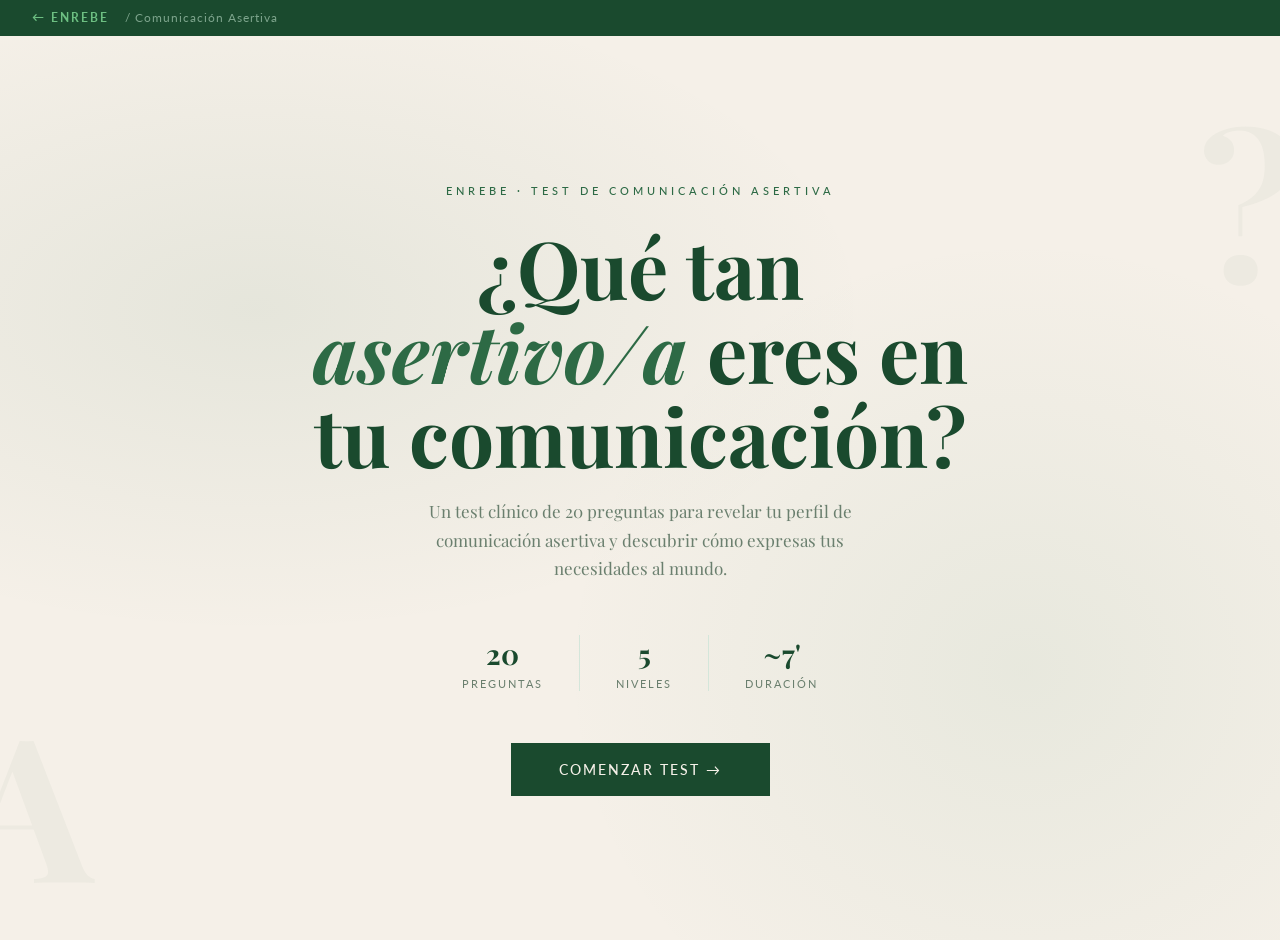
<file: test-asertividad-whatsapp.html>
<!DOCTYPE html>
<html lang="es">
<head>
<meta charset="UTF-8">
<meta name="viewport" content="width=device-width, initial-scale=1.0">
<title>Test de Comunicación Asertiva</title>
<link href="https://fonts.googleapis.com/css2?family=Playfair+Display:ital,wght@0,700;1,400&family=Lato:wght@300;400;700&display=swap" rel="stylesheet">
<style>
    :root {
    --dark-green: #1a4a2e;
    --mid-green:  #2d6a45;
    --light-green:#4a8c63;
    --pale-green: #a8cbb5;
    --leaf-green: #6dbf82;
    --cream:      #f5f0e8;
    --white:      #ffffff;
    --text-dark:  #1a2e1f;
    --mist:       #d4e6da;
    --warm-gray:  #6a7f6e;
    /* aliases for original var names */
    --rust:       #2d6a45;
    --sage:       #4a8c63;
    --gold:       #6dbf82;
    --ink:        #1a4a2e;
  }

  * { margin: 0; padding: 0; box-sizing: border-box; }

  body {
    font-family: 'Lato', sans-serif;
    background: var(--cream);
    color: var(--dark-green);
    min-height: 100vh;
  }

  /* HERO */
  #hero {
    min-height: 100vh;
    display: flex;
    flex-direction: column;
    justify-content: center;
    align-items: center;
    padding: 60px 24px;
    position: relative;
    overflow: hidden;
    text-align: center;
  }

  #hero::before {
    content: '';
    position: absolute;
    inset: 0;
    background:
      radial-gradient(ellipse 80% 60% at 20% 30%, rgba(45,106,69,0.08) 0%, transparent 60%),
      radial-gradient(ellipse 60% 80% at 80% 70%, rgba(74,140,99,0.08) 0%, transparent 60%);
  }

  .hero-eyebrow {
    font-family: 'Lato', sans-serif;
    font-size: 11px;
    font-weight: 500;
    letter-spacing: 4px;
    text-transform: uppercase;
    color: var(--mid-green);
    margin-bottom: 28px;
    opacity: 0;
    animation: fadeUp 0.8s 0.2s forwards;
  }

  .hero-title {
    font-family: 'Playfair Display', serif;
    font-size: clamp(42px, 7vw, 80px);
    line-height: 1.05;
    font-weight: 700;
    color: var(--dark-green);
    max-width: 700px;
    margin-bottom: 20px;
    opacity: 0;
    animation: fadeUp 0.8s 0.4s forwards;
  }

  .hero-title em {
    font-style: italic;
    color: var(--mid-green);
  }

  .hero-subtitle {
    font-family: 'Playfair Display', serif;
    font-size: 17px;
    font-weight: 300;
    color: var(--warm-gray);
    max-width: 480px;
    line-height: 1.7;
    margin-bottom: 52px;
    opacity: 0;
    animation: fadeUp 0.8s 0.6s forwards;
  }

  .hero-meta {
    display: flex;
    gap: 36px;
    margin-bottom: 52px;
    opacity: 0;
    animation: fadeUp 0.8s 0.7s forwards;
  }

  .meta-item {
    text-align: center;
  }

  .meta-num {
    font-family: 'Playfair Display', serif;
    font-size: 28px;
    font-weight: 700;
    color: var(--dark-green);
    display: block;
  }

  .meta-label {
    font-size: 11px;
    letter-spacing: 2px;
    text-transform: uppercase;
    color: var(--warm-gray);
  }

  .meta-sep {
    width: 1px;
    background: var(--mist);
    align-self: stretch;
  }

  .start-btn {
    font-family: 'Lato', sans-serif;
    font-size: 14px;
    font-weight: 500;
    letter-spacing: 2px;
    text-transform: uppercase;
    color: var(--cream);
    background: var(--dark-green);
    border: none;
    padding: 18px 48px;
    cursor: pointer;
    position: relative;
    overflow: hidden;
    transition: all 0.3s;
    opacity: 0;
    animation: fadeUp 0.8s 0.9s forwards;
  }

  .start-btn::after {
    content: '';
    position: absolute;
    inset: 0;
    background: var(--mid-green);
    transform: translateX(-100%);
    transition: transform 0.4s cubic-bezier(0.4,0,0.2,1);
  }

  .start-btn:hover::after { transform: translateX(0); }
  .start-btn span { position: relative; z-index: 1; }

  .decoration {
    position: absolute;
    font-family: 'Playfair Display', serif;
    font-size: 200px;
    font-weight: 700;
    color: rgba(45,106,69,0.04);
    pointer-events: none;
    line-height: 1;
    user-select: none;
  }
  .decoration.left { left: -40px; bottom: 40px; }
  .decoration.right { right: -20px; top: 60px; }

  /* TEST SECTION */
  #test-section {
    display: none;
    min-height: 100vh;
    padding: 60px 24px 80px;
  }

  .test-container {
    max-width: 760px;
    margin: 0 auto;
  }

  /* Progress */
  .progress-bar-wrap {
    margin-bottom: 56px;
  }

  .progress-top {
    display: flex;
    justify-content: space-between;
    align-items: baseline;
    margin-bottom: 12px;
  }

  .progress-label {
    font-size: 11px;
    letter-spacing: 3px;
    text-transform: uppercase;
    color: var(--warm-gray);
  }

  .progress-count {
    font-family: 'Playfair Display', serif;
    font-size: 22px;
    color: var(--dark-green);
  }

  .progress-track {
    height: 2px;
    background: var(--mist);
    position: relative;
  }

  .progress-fill {
    height: 100%;
    background: var(--mid-green);
    transition: width 0.6s cubic-bezier(0.4,0,0.2,1);
    position: relative;
  }

  .progress-fill::after {
    content: '';
    position: absolute;
    right: -4px;
    top: -3px;
    width: 8px;
    height: 8px;
    border-radius: 50%;
    background: var(--mid-green);
  }

  /* Category badge */
  .category-badge {
    display: inline-block;
    font-size: 10px;
    letter-spacing: 3px;
    text-transform: uppercase;
    color: var(--mid-green);
    border: 1px solid rgba(45,106,69,0.3);
    padding: 5px 14px;
    margin-bottom: 24px;
  }

  /* Question */
  .question-number {
    font-family: 'Playfair Display', serif;
    font-size: 13px;
    color: var(--warm-gray);
    margin-bottom: 16px;
  }

  .question-text {
    font-family: 'Playfair Display', serif;
    font-size: clamp(22px, 3.5vw, 30px);
    font-weight: 400;
    line-height: 1.35;
    color: var(--dark-green);
    margin-bottom: 48px;
    min-height: 80px;
  }

  /* Options */
  .options-grid {
    display: flex;
    flex-direction: column;
    gap: 12px;
    margin-bottom: 48px;
  }

  .option-btn {
    display: flex;
    align-items: center;
    gap: 20px;
    padding: 20px 24px;
    background: white;
    border: 1.5px solid var(--mist);
    cursor: pointer;
    text-align: left;
    transition: all 0.25s;
    position: relative;
    overflow: hidden;
  }

  .option-btn::before {
    content: '';
    position: absolute;
    left: 0; top: 0; bottom: 0;
    width: 0;
    background: var(--mid-green);
    transition: width 0.3s;
  }

  .option-btn:hover {
    border-color: var(--mid-green);
    transform: translateX(4px);
  }

  .option-btn:hover::before { width: 3px; }

  .option-btn.selected {
    border-color: var(--mid-green);
    background: rgba(45,106,69,0.04);
  }

  .option-btn.selected::before { width: 3px; }

  .option-value {
    display: none;
  }

  .option-text {
    font-size: 15px;
    font-weight: 400;
    color: var(--dark-green);
    line-height: 1.4;
  }

  /* Nav buttons */
  .nav-buttons {
    display: flex;
    justify-content: space-between;
    align-items: center;
  }

  .nav-btn {
    font-family: 'Lato', sans-serif;
    font-size: 12px;
    font-weight: 500;
    letter-spacing: 2.5px;
    text-transform: uppercase;
    padding: 14px 32px;
    border: 1.5px solid var(--dark-green);
    background: transparent;
    color: var(--dark-green);
    cursor: pointer;
    transition: all 0.25s;
  }

  .nav-btn:hover:not(:disabled) {
    background: var(--dark-green);
    color: var(--cream);
  }

  .nav-btn:disabled {
    opacity: 0.25;
    cursor: not-allowed;
  }

  .nav-btn.primary {
    background: var(--dark-green);
    color: var(--cream);
    border-color: var(--dark-green);
  }

  .nav-btn.primary:hover {
    background: var(--mid-green);
    border-color: var(--mid-green);
  }

  /* RESULTS */
  #results-section {
    display: none;
    min-height: 100vh;
    padding: 0;
  }

  .results-hero {
    padding: 80px 24px 60px;
    text-align: center;
    border-bottom: 1px solid var(--mist);
    position: relative;
    overflow: hidden;
  }

  .results-hero::before {
    content: '';
    position: absolute;
    inset: 0;
    background: radial-gradient(ellipse 70% 80% at 50% 50%, rgba(45,106,69,0.06) 0%, transparent 70%);
  }

  .result-eyebrow {
    font-size: 11px;
    letter-spacing: 4px;
    text-transform: uppercase;
    color: var(--mid-green);
    margin-bottom: 24px;
    position: relative;
  }

  .result-level-name {
    font-family: 'Playfair Display', serif;
    font-size: clamp(38px, 6vw, 68px);
    font-weight: 700;
    color: var(--dark-green);
    margin-bottom: 8px;
    position: relative;
  }

  .result-level-name em {
    font-style: italic;
    color: var(--mid-green);
  }

  /* Score ring */
  .score-ring-container {
    position: relative;
    width: 160px;
    height: 160px;
    margin: 40px auto 32px;
  }

  .score-ring-container svg {
    transform: rotate(-90deg);
  }

  .score-ring-track {
    fill: none;
    stroke: var(--mist);
    stroke-width: 8;
  }

  .score-ring-fill {
    fill: none;
    stroke: var(--mid-green);
    stroke-width: 8;
    stroke-linecap: round;
    transition: stroke-dashoffset 1.5s cubic-bezier(0.4,0,0.2,1);
  }

  .score-center {
    position: absolute;
    inset: 0;
    display: flex;
    flex-direction: column;
    align-items: center;
    justify-content: center;
  }

  .score-number {
    font-family: 'Playfair Display', serif;
    font-size: 40px;
    font-weight: 700;
    color: var(--dark-green);
    line-height: 1;
  }

  .score-label {
    font-size: 10px;
    letter-spacing: 2px;
    text-transform: uppercase;
    color: var(--warm-gray);
    margin-top: 4px;
  }

  /* Results content */
  .results-content {
    max-width: 760px;
    margin: 0 auto;
    padding: 60px 24px 80px;
  }

  .result-tagline {
    font-family: 'Playfair Display', serif;
    font-size: clamp(20px, 3vw, 26px);
    font-style: italic;
    font-weight: 400;
    color: var(--warm-gray);
    text-align: center;
    margin-bottom: 60px;
    line-height: 1.5;
  }

  .result-block {
    margin-bottom: 48px;
  }

  .result-block-label {
    font-size: 10px;
    letter-spacing: 4px;
    text-transform: uppercase;
    color: var(--mid-green);
    margin-bottom: 16px;
    display: flex;
    align-items: center;
    gap: 12px;
  }

  .result-block-label::after {
    content: '';
    flex: 1;
    height: 1px;
    background: var(--mist);
  }

  .result-block p {
    font-size: 16px;
    line-height: 1.8;
    color: var(--dark-green);
    font-weight: 300;
  }

  .result-block strong {
    font-weight: 500;
  }

  /* Scale bars */
  .dimensions-grid {
    display: grid;
    gap: 20px;
    margin-bottom: 48px;
  }

  .dimension-item {}

  .dimension-top {
    display: flex;
    justify-content: space-between;
    margin-bottom: 8px;
  }

  .dimension-name {
    font-size: 13px;
    font-weight: 500;
    color: var(--dark-green);
  }

  .dimension-pct {
    font-family: 'Playfair Display', serif;
    font-size: 14px;
    color: var(--mid-green);
  }

  .dimension-bar {
    height: 3px;
    background: var(--mist);
  }

  .dimension-bar-fill {
    height: 100%;
    background: var(--mid-green);
    transition: width 1.2s cubic-bezier(0.4,0,0.2,1);
    width: 0;
  }

  /* Level range */
  .level-range {
    display: grid;
    grid-template-columns: repeat(5, 1fr);
    gap: 8px;
    margin-bottom: 60px;
  }

  .level-item {
    padding: 16px 10px;
    text-align: center;
    border: 1px solid var(--mist);
    position: relative;
  }

  .level-item.active {
    border-color: var(--mid-green);
    background: rgba(45,106,69,0.04);
  }

  .level-item.active::after {
    content: '▼';
    position: absolute;
    bottom: -20px;
    left: 50%;
    transform: translateX(-50%);
    color: var(--mid-green);
    font-size: 12px;
  }

  .level-item-name {
    font-size: 11px;
    font-weight: 500;
    color: var(--dark-green);
    margin-bottom: 4px;
  }

  .level-item-range {
    font-size: 10px;
    color: var(--warm-gray);
  }

  /* CTA */
  .restart-btn {
    display: block;
    margin: 0 auto;
    font-family: 'Lato', sans-serif;
    font-size: 12px;
    font-weight: 500;
    letter-spacing: 3px;
    text-transform: uppercase;
    color: var(--cream);
    background: var(--dark-green);
    border: none;
    padding: 18px 48px;
    cursor: pointer;
    transition: background 0.3s;
    text-align: center;
  }

  .restart-btn:hover { background: var(--mid-green); }

  /* Animations */
  @keyframes fadeUp {
    from { opacity: 0; transform: translateY(20px); }
    to { opacity: 1; transform: translateY(0); }
  }

  .fade-in {
    opacity: 0;
    animation: fadeUp 0.5s forwards;
  }

  /* Responsive */
  @media (max-width: 480px) {
    .level-range { grid-template-columns: repeat(3, 1fr); }
    .hero-meta { gap: 20px; }
    .meta-num { font-size: 22px; }
  }

  /* WhatsApp Button */
  .wa-btn-wrap {
    margin: 0 auto 20px;
    text-align: center;
  }

  .wa-btn {
    display: inline-flex;
    align-items: center;
    justify-content: center;
    gap: 12px;
    background: #25D366;
    color: white;
    text-decoration: none;
    font-family: 'Lato', sans-serif;
    font-size: 14px;
    font-weight: 600;
    letter-spacing: 0.5px;
    padding: 18px 40px;
    position: relative;
    overflow: hidden;
    transition: background 0.3s;
    border: none;
    cursor: pointer;
  }

  .wa-btn::after {
    content: '';
    position: absolute;
    inset: 0;
    background: #128C7E;
    transform: translateX(-100%);
    transition: transform 0.4s cubic-bezier(0.4,0,0.2,1);
  }

  .wa-btn:hover::after { transform: translateX(0); }

  .wa-btn span, .wa-btn svg { position: relative; z-index: 1; }

  .wa-note {
    font-size: 12px;
    color: var(--warm-gray);
    margin-top: 10px;
    font-weight: 300;
  }

  /* BACK BAR */
  .back-bar {
    position:fixed; top:0; left:0; right:0; z-index:1000;
    background: #1a4a2e;
    padding:.65rem 2rem;
    display:flex; align-items:center; gap:1rem;
  }
  .back-link {
    color:#6dbf82; text-decoration:none;
    font-size:.75rem; letter-spacing:2px; text-transform:uppercase;
    font-weight:700; transition:opacity .2s;
  }
  .back-link:hover { opacity:.7; }
  .back-bar-name { color:#a8cbb5; font-size:.75rem; letter-spacing:1px; opacity:.7; }
</style>
</head>
<body style="padding-top:40px">
<!-- BACK BAR -->
<div class="back-bar">
  <a class="back-link" href="enrebe.html">← ENREBE</a>
  <span class="back-bar-name">/ Comunicación Asertiva</span>
</div>


<!-- HERO -->
<section id="hero">
  <div class="decoration left">A</div>
  <div class="decoration right">?</div>
  <p class="hero-eyebrow">ENREBE · Test de Comunicación Asertiva</p>
  <h1 class="hero-title">¿Qué tan <em>asertivo/a</em> eres en tu comunicación?</h1>
  <p class="hero-subtitle">Un test clínico de 20 preguntas para revelar tu perfil de comunicación asertiva y descubrir cómo expresas tus necesidades al mundo.</p>
  <div class="hero-meta">
    <div class="meta-item">
      <span class="meta-num">20</span>
      <span class="meta-label">Preguntas</span>
    </div>
    <div class="meta-sep"></div>
    <div class="meta-item">
      <span class="meta-num">5</span>
      <span class="meta-label">Niveles</span>
    </div>
    <div class="meta-sep"></div>
    <div class="meta-item">
      <span class="meta-num">~7'</span>
      <span class="meta-label">Duración</span>
    </div>
  </div>
  <button class="start-btn" onclick="startTest()"><span>Comenzar test →</span></button>
</section>

<!-- TEST -->
<section id="test-section">
  <div class="test-container">
    <div class="progress-bar-wrap">
      <div class="progress-top">
        <span class="progress-label">Progreso</span>
        <span class="progress-count" id="progress-count">1 / 20</span>
      </div>
      <div class="progress-track">
        <div class="progress-fill" id="progress-fill" style="width:5%"></div>
      </div>
    </div>

    <div id="question-card">
      <div class="category-badge" id="q-category"></div>
      <p class="question-number" id="q-number"></p>
      <h2 class="question-text" id="q-text"></h2>
      <div class="options-grid" id="options-grid"></div>
      <div class="nav-buttons">
        <button class="nav-btn" id="btn-prev" onclick="prevQuestion()" disabled>← Anterior</button>
        <button class="nav-btn primary" id="btn-next" onclick="nextQuestion()" disabled>Siguiente →</button>
      </div>
    </div>
  </div>
</section>

<!-- RESULTS -->
<section id="results-section">
  <div class="results-hero">
    <p class="result-eyebrow">Tu perfil de comunicación</p>
    <h1 class="result-level-name" id="result-title"></h1>
    <div class="score-ring-container">
      <svg width="160" height="160" viewBox="0 0 160 160">
        <circle class="score-ring-track" cx="80" cy="80" r="68"/>
        <circle class="score-ring-fill" id="score-ring" cx="80" cy="80" r="68"
          stroke-dasharray="427" stroke-dashoffset="427"/>
      </svg>
      <div class="score-center">
        <span class="score-number" id="score-display">0</span>
        <span class="score-label">puntos</span>
      </div>
    </div>
  </div>

  <div class="results-content">
    <p class="result-tagline" id="result-tagline"></p>

    <!-- Level spectrum -->
    <div class="result-block-label" style="margin-bottom:24px;">Tu posición en el espectro</div>
    <div class="level-range" id="level-range"></div>
    <br><br>

    <!-- Dimensions -->
    <div class="result-block-label">Dimensiones evaluadas</div>
    <div class="dimensions-grid" id="dimensions-grid"></div>

    <!-- Reflection -->
    <div class="result-block">
      <div class="result-block-label">Análisis reflexivo</div>
      <p id="result-reflection"></p>
    </div>

    <!-- Strengths -->
    <div class="result-block">
      <div class="result-block-label">Tus fortalezas</div>
      <p id="result-strengths"></p>
    </div>

    <!-- Recommendations -->
    <div class="result-block">
      <div class="result-block-label">Pasos para crecer</div>
      <p id="result-recommendations"></p>
    </div>

    <!-- WhatsApp Button -->
    <div class="wa-btn-wrap">
      <a id="wa-result-btn" class="wa-btn" href="#" target="_blank" rel="noopener">
        <svg xmlns="http://www.w3.org/2000/svg" width="22" height="22" viewBox="0 0 24 24" fill="white">
          <path d="M17.472 14.382c-.297-.149-1.758-.867-2.03-.967-.273-.099-.471-.148-.67.15-.197.297-.767.966-.94 1.164-.173.199-.347.223-.644.075-.297-.15-1.255-.463-2.39-1.475-.883-.788-1.48-1.761-1.653-2.059-.173-.297-.018-.458.13-.606.134-.133.298-.347.446-.52.149-.174.198-.298.298-.497.099-.198.05-.371-.025-.52-.075-.149-.669-1.612-.916-2.207-.242-.579-.487-.5-.669-.51-.173-.008-.371-.01-.57-.01-.198 0-.52.074-.792.372-.272.297-1.04 1.016-1.04 2.479 0 1.462 1.065 2.875 1.213 3.074.149.198 2.096 3.2 5.077 4.487.709.306 1.262.489 1.694.625.712.227 1.36.195 1.871.118.571-.085 1.758-.719 2.006-1.413.248-.694.248-1.289.173-1.413-.074-.124-.272-.198-.57-.347m-5.421 7.403h-.004a9.87 9.87 0 01-5.031-1.378l-.361-.214-3.741.982.998-3.648-.235-.374a9.86 9.86 0 01-1.51-5.26c.001-5.45 4.436-9.884 9.888-9.884 2.64 0 5.122 1.03 6.988 2.898a9.825 9.825 0 012.893 6.994c-.003 5.45-4.437 9.884-9.885 9.884m8.413-18.297A11.815 11.815 0 0012.05 0C5.495 0 .16 5.335.157 11.892c0 2.096.547 4.142 1.588 5.945L.057 24l6.305-1.654a11.882 11.882 0 005.683 1.448h.005c6.554 0 11.89-5.335 11.893-11.893a11.821 11.821 0 00-3.48-8.413z"/>
        </svg>
        <span>📊 Enviar mi resultado por WhatsApp</span>
      </a>
      <p class="wa-note">Se abrirá WhatsApp con tu resultado listo para enviar</p>
    </div>

    <button class="restart-btn" onclick="restartTest()">Realizar el test de nuevo</button>
  </div>
</section>

<script>
const questions = [
  // CATEGORY: Expresión de opiniones
  {
    id: 1, category: "Expresión de opiniones",
    text: "Cuando no estás de acuerdo con la opinión de alguien en una reunión o conversación grupal, ¿qué haces?",
    options: [
      { value: 1, text: "Guardo silencio para evitar conflictos, aunque me sienta incómodo/a." },
      { value: 2, text: "Espero a que termine la reunión para comentarlo en privado, si acaso." },
      { value: 3, text: "A veces digo algo, depende de cuánta confianza tenga con las personas." },
      { value: 4, text: "Expreso mi punto de vista con educación, aunque sea incómodo hacerlo." },
      { value: 5, text: "Comparto mi perspectiva claramente y escucho activamente la respuesta." }
    ]
  },
  {
    id: 2, category: "Expresión de opiniones",
    text: "Alguien te da información incorrecta frente a otras personas. ¿Cómo respondes?",
    options: [
      { value: 1, text: "Lo dejo pasar para no hacer el momento incómodo." },
      { value: 2, text: "Dudo, y solo corrijo si la imprecisión es muy evidente." },
      { value: 3, text: "Lo corrijo con algo de titubeo, disculpándome primero." },
      { value: 4, text: "Lo corrijo de forma directa pero amable, sin disculparme." },
      { value: 5, text: "Lo señalo con seguridad y ofrezco la información correcta sin hesitación." }
    ]
  },
  // CATEGORY: Gestión de límites
  {
    id: 3, category: "Gestión de límites",
    text: "Un colega o amigo te pide un favor que genuinamente no puedes atender en este momento. ¿Qué haces?",
    options: [
      { value: 1, text: "Acepto aunque sea a costa de mi propio bienestar o tiempo." },
      { value: 2, text: "Pongo excusas o lo evado en lugar de decir directamente que no puedo." },
      { value: 3, text: "Digo que lo intentaré, sin comprometerme del todo." },
      { value: 4, text: "Explico que no puedo y, si es posible, ofrezco una alternativa." },
      { value: 5, text: "Declino con claridad y sin culpa, comunicando mis razones con respeto." }
    ]
  },
  {
    id: 4, category: "Gestión de límites",
    text: "Tu pareja, familiar o amigo cercano cruza repetidamente un límite que ya le comunicaste. ¿Cómo actúas?",
    options: [
      { value: 1, text: "Dejo pasar, prefiero no generar tensión aunque me afecte." },
      { value: 2, text: "Me quejo internamente pero rara vez lo menciono en voz alta." },
      { value: 3, text: "Lo señalo de vez en cuando, pero con poca firmeza." },
      { value: 4, text: "Lo abordo directamente y reitero el límite con calma." },
      { value: 5, text: "Comunico con firmeza las consecuencias de que ese límite no sea respetado." }
    ]
  },
  // CATEGORY: Manejo del conflicto
  {
    id: 5, category: "Manejo del conflicto",
    text: "Alguien te habla de manera irrespetuosa o condescendiente. ¿Cómo reaccionas?",
    options: [
      { value: 1, text: "Me quedo callado/a y siento vergüenza o enojo por dentro." },
      { value: 2, text: "Respondo con sarcasmo o evasión, pero no enfrento el problema." },
      { value: 3, text: "Lo menciono después, cuando ya bajó la tensión." },
      { value: 4, text: "En el momento, señalo que ese tono no me parece adecuado." },
      { value: 5, text: "Pongo un límite claro en el acto, con calma y sin agresividad." }
    ]
  },
  {
    id: 6, category: "Manejo del conflicto",
    text: "Estás en un conflicto interpersonal que se ha prolongado varios días. ¿Qué postura tomas?",
    options: [
      { value: 1, text: "Evito el tema hasta que se resuelva solo con el tiempo." },
      { value: 2, text: "Espero a que la otra persona dé el primer paso." },
      { value: 3, text: "Eventualmente lo enfrento, pero con mucha ansiedad." },
      { value: 4, text: "Propongo una conversación para buscar una solución juntos." },
      { value: 5, text: "Tomo la iniciativa de resolverlo de forma abierta y constructiva." }
    ]
  },
  // CATEGORY: Autoexpresión emocional
  {
    id: 7, category: "Autoexpresión emocional",
    text: "Sientes que una situación laboral o personal te está afectando emocionalmente. ¿Qué haces?",
    options: [
      { value: 1, text: "Me guardo todo y continúo como si nada." },
      { value: 2, text: "Lo comento solo con personas de máxima confianza, con mucho rodeo." },
      { value: 3, text: "Lo expreso de vez en cuando, pero minimizando lo que siento." },
      { value: 4, text: "Comunico cómo me siento cuando encuentro el momento adecuado." },
      { value: 5, text: "Expreso mis emociones de forma clara, oportuna y sin minimizarlas." }
    ]
  },
  {
    id: 8, category: "Autoexpresión emocional",
    text: "Alguien te decepciona significativamente. ¿Cómo manejas esa decepción?",
    options: [
      { value: 1, text: "Me lo trago todo y actúo como si no hubiera pasado nada." },
      { value: 2, text: "Lo dejo ver de forma indirecta, con actitudes o silencios." },
      { value: 3, text: "Lo menciono vagamente cuando me preguntan cómo estoy." },
      { value: 4, text: "Le digo a la persona lo que sentí sin atacarla." },
      { value: 5, text: "Comunico mi decepción con honestidad y claridad, desde el \"yo\"." }
    ]
  },
  // CATEGORY: Solicitar y recibir
  {
    id: 9, category: "Pedir y recibir",
    text: "Necesitas ayuda con algo pero te cuesta solicitarla. ¿Qué ocurre típicamente?",
    options: [
      { value: 1, text: "Prefiero resolverlo solo/a a tener que pedir ayuda." },
      { value: 2, text: "Lo insinúo esperando que alguien se ofrezca sin que yo pida." },
      { value: 3, text: "Pido ayuda pero con muchas disculpas y minimizando mi necesidad." },
      { value: 4, text: "Pido ayuda de forma directa y agradecida." },
      { value: 5, text: "Pido lo que necesito sin sentir vergüenza ni exagerar la disculpa." }
    ]
  },
  {
    id: 10, category: "Pedir y recibir",
    text: "Recibes una crítica que sientes injusta o mal fundamentada. ¿Cuál es tu respuesta habitual?",
    options: [
      { value: 1, text: "La acepto aunque no esté de acuerdo, para evitar el conflicto." },
      { value: 2, text: "Me defiendo de forma exaltada o reactiva." },
      { value: 3, text: "Me quedo callado/a pero internamente lo proceso con resentimiento." },
      { value: 4, text: "Escucho, evalúo y luego expreso mi punto de vista con calma." },
      { value: 5, text: "Respondo con seguridad, diferencio lo válido de lo injusto y lo comunico." }
    ]
  },
  // CATEGORY: Comunicación en jerarquías
  {
    id: 11, category: "Comunicación en jerarquías",
    text: "Tu jefe o una figura de autoridad te da una instrucción con la que no estás de acuerdo. ¿Qué haces?",
    options: [
      { value: 1, text: "La sigo sin cuestionar, aunque sepa que puede salir mal." },
      { value: 2, text: "Me quejo con compañeros pero no lo menciono directamente." },
      { value: 3, text: "Expreso mis dudas de forma muy tímida o con muchas disculpas." },
      { value: 4, text: "Comunico mi perspectiva con respeto y le presento mis argumentos." },
      { value: 5, text: "Planteo abiertamente mis objeciones y propongo alternativas con confianza." }
    ]
  },
  {
    id: 12, category: "Comunicación en jerarquías",
    text: "En una situación profesional, sientes que tu contribución no está siendo reconocida. ¿Qué haces?",
    options: [
      { value: 1, text: "No digo nada y espero que eventualmente lo noten." },
      { value: 2, text: "Me siento resentido/a pero no lo abordo con nadie directamente." },
      { value: 3, text: "Lo menciono de forma indirecta o en broma." },
      { value: 4, text: "Lo abordo con mi superior en una conversación apropiada." },
      { value: 5, text: "Expreso mis logros con claridad y pido el reconocimiento de forma directa." }
    ]
  },
  // CATEGORY: Lenguaje corporal y presencia
  {
    id: 13, category: "Presencia y lenguaje no verbal",
    text: "Cuando hablas en público o das tu opinión en grupo, ¿cómo describes tu lenguaje corporal?",
    options: [
      { value: 1, text: "Me encojo, evito el contacto visual y hablo muy bajo." },
      { value: 2, text: "Me pongo tenso/a, aunque trato de disimularlo." },
      { value: 3, text: "Soy más o menos neutro/a, dependiendo de cuánta confianza sienta." },
      { value: 4, text: "Mantengo buena postura y contacto visual la mayor parte del tiempo." },
      { value: 5, text: "Me expreso con presencia plena: contacto visual, postura abierta y voz clara." }
    ]
  },
  {
    id: 14, category: "Presencia y lenguaje no verbal",
    text: "Cuando alguien te interrumpe mientras hablas, ¿cómo reaccionas?",
    options: [
      { value: 1, text: "Me callo de inmediato y cedo la palabra sin protestar." },
      { value: 2, text: "Intento seguir hablando pero me rindo si la interrupción persiste." },
      { value: 3, text: "A veces sigo, a veces cedo, sin un patrón claro." },
      { value: 4, text: "Indico con calma que aún no había terminado mi punto." },
      { value: 5, text: "Retomo la palabra con seguridad: \"Permíteme terminar mi idea\"." }
    ]
  },
  // CATEGORY: Negociación y compromisos
  {
    id: 15, category: "Negociación y compromisos",
    text: "En una negociación (laboral, personal, comercial), ¿qué caracteriza tu estilo?",
    options: [
      { value: 1, text: "Cedo rápidamente para evitar el malestar de la tensión." },
      { value: 2, text: "Soy más reactivo/a que estratégico/a: acepto más de lo que quisiera." },
      { value: 3, text: "Defiendo mis intereses a medias, dependiendo del contexto." },
      { value: 4, text: "Defiendo mis necesidades y busco acuerdos mutuamente satisfactorios." },
      { value: 5, text: "Negocio con claridad sobre mis intereses y estoy dispuesto/a a mantenerlos." }
    ]
  },
  {
    id: 16, category: "Negociación y compromisos",
    text: "Sientes que asumiste un compromiso del que quieres retirarte. ¿Cómo lo manejas?",
    options: [
      { value: 1, text: "Lo cumplo aunque me haga daño, porque ya lo prometí." },
      { value: 2, text: "Pongo excusas para salirme sin ser honesto/a sobre mis razones." },
      { value: 3, text: "Lo menciono de forma vaga esperando que la otra parte entienda." },
      { value: 4, text: "Lo comunico con honestidad y me disculpo si causé inconveniente." },
      { value: 5, text: "Lo abordo directamente, explico mis razones y propongo una solución." }
    ]
  },
  // CATEGORY: Autoconfianza y autoestima
  {
    id: 17, category: "Autoconfianza comunicativa",
    text: "Alguien minimiza tu experiencia o saber con comentarios condescendientes. ¿Cómo respondes?",
    options: [
      { value: 1, text: "Lo acepto en silencio, quizás incluso dudo de mí mismo/a." },
      { value: 2, text: "Me incomoda mucho pero no digo nada en el momento." },
      { value: 3, text: "Hago un comentario suave que puede pasar desapercibido." },
      { value: 4, text: "Defiendo mi competencia con calma y datos concretos." },
      { value: 5, text: "Señalo la condescendencia y afirmo mi valor sin necesitar validación." }
    ]
  },
  {
    id: 18, category: "Autoconfianza comunicativa",
    text: "Antes de una conversación difícil (pedir un aumento, dar retroalimentación, poner un límite), ¿qué ocurre?",
    options: [
      { value: 1, text: "La evito indefinidamente, encontrando siempre razones para postergarla." },
      { value: 2, text: "La postergo mucho y cuando la tengo, me siento desarmado/a." },
      { value: 3, text: "La afronto con ansiedad notable, aunque logre tenerla." },
      { value: 4, text: "Me preparo con anticipación y la afronto aunque me genere tensión." },
      { value: 5, text: "La veo como una oportunidad de claridad y la afronto con relativa calma." }
    ]
  },
  // CATEGORY: Escucha y reciprocidad
  {
    id: 19, category: "Escucha asertiva",
    text: "Alguien te da retroalimentación constructiva sobre algo que hiciste. ¿Cómo respondes?",
    options: [
      { value: 1, text: "Me pongo a la defensiva de inmediato y rechazo lo que dicen." },
      { value: 2, text: "Escucho pero internamente me lo tomo de forma muy personal." },
      { value: 3, text: "Escucho con cierta incomodidad pero proceso después." },
      { value: 4, text: "Escucho activamente y separo la crítica de mi valor como persona." },
      { value: 5, text: "Acojo el feedback con apertura genuina y lo uso para crecer." }
    ]
  },
  {
    id: 20, category: "Escucha asertiva",
    text: "En una conversación intensa, notas que estás pensando tu respuesta antes de que la otra persona termine de hablar. ¿Con qué frecuencia ocurre?",
    options: [
      { value: 1, text: "Casi siempre; ya sé qué responder antes de que terminen." },
      { value: 2, text: "Con mucha frecuencia, sobre todo en temas que me afectan." },
      { value: 3, text: "A veces sí, a veces logro enfocarme en escuchar." },
      { value: 4, text: "Rara vez; hago un esfuerzo consciente por escuchar primero." },
      { value: 5, text: "Casi nunca; priorizo entender completamente antes de responder." }
    ]
  }
];

const levels = [
  {
    name: "Comunicación Pasiva",
    range: "20–39",
    min: 20, max: 39,
    tagline: "Tu voz existe, pero aún no ha encontrado el espacio que merece.",
    color: "#8C7B6E",
    reflection: `Tu patrón comunicativo refleja una <strong>tendencia a subordinar tus propias necesidades, opiniones y emociones</strong> ante el miedo al conflicto, al rechazo o a la desaprobación. Esto no es una falla de carácter — es una respuesta aprendida, frecuentemente forjada en entornos donde expresarse tenía consecuencias negativas. El resultado es que las personas en este nivel muchas veces acumulan resentimiento silencioso, sienten que no son escuchadas, y experimentan una sensación persistente de invisibilidad.`,
    strengths: `Tienes una gran capacidad para <strong>escuchar a los demás</strong>, para mantener la paz en momentos de tensión y para priorizar el bienestar del grupo. Tu sensibilidad emocional es un recurso genuino — el desafío es ponerla también al servicio de ti mismo/a. También es probable que seas percibido/a como alguien <strong>empático/a, confiable y no amenazante</strong>, cualidades que tienen gran valor en las relaciones.`,
    recommendations: `El primer paso no es confrontar al mundo — es comenzar a <strong>notar tus necesidades antes de suprimirlas</strong>. Practica expresar preferencias pequeñas ("prefiero el restaurante A") antes de abordar conversaciones más grandes. Trabaja la <strong>frase del \"yo\"</strong>: en lugar de "es que tú siempre...", prueba "yo me siento... cuando...". Considera el apoyo de un proceso terapéutico o de entrenamiento en asertividad para explorar las raíces de este patrón.`
  },
  {
    name: "Asertividad en Desarrollo",
    range: "40–59",
    min: 40, max: 59,
    tagline: "Conoces tu voz. Ahora estás aprendiendo a confiar en ella.",
    color: "#D4A843",
    reflection: `Te encuentras en una etapa de <strong>transición activa</strong>: ya reconoces cuándo algo no te parece bien, y en ocasiones logras comunicarlo. Sin embargo, la inconsistencia es tu mayor desafío — tus respuestas asertivas dependen en gran medida del contexto, la confianza con la persona o tu estado emocional del día. Este nivel es, en realidad, uno de los más significativos: ya no eres completamente pasivo/a, pero aún no has consolidado la asertividad como un hábito estable.`,
    strengths: `Tu mayor fortaleza es la <strong>conciencia de ti mismo/a</strong>: sabes cuándo no estás comunicando lo que realmente necesitas, y eso ya es un paso enorme. También muestras <strong>voluntad de crecimiento</strong> — de lo contrario, no habrías llegado hasta aquí. En contextos donde te sientes seguro/a, puedes ser bastante efectivo/a en tu comunicación.`,
    recommendations: `Trabaja en la <strong>coherencia situacional</strong>: el objetivo es que tu nivel de asertividad no fluctúe tanto según el contexto. Una práctica útil es llevar un "diario de momentos asertivos": anota las situaciones donde te expresaste bien y las que evitaste. Identifica patrones. Practica también el <strong>desacuerdo constructivo</strong> en situaciones de bajo riesgo para ir construyendo confianza progresivamente.`
  },
  {
    name: "Asertividad Moderada",
    range: "60–74",
    min: 60, max: 74,
    tagline: "Comunicas con intención. El siguiente nivel es hacerlo con plena confianza.",
    color: "#5A7A5E",
    reflection: `Has desarrollado una base sólida de comunicación asertiva. <strong>Expresas tus opiniones con regularidad</strong>, manejas muchas situaciones con aplomo y generalmente sabes cuándo y cómo poner límites. Sin embargo, aún hay contextos — especialmente con figuras de autoridad, relaciones íntimas o conversaciones de alta carga emocional — donde tu asertividad puede tambalear. La diferencia entre este nivel y el siguiente no es de habilidad, sino de <strong>confianza interna sostenida</strong>.`,
    strengths: `Tienes la capacidad de <strong>mantener relaciones saludables</strong> donde tu voz es escuchada y respetada. Sabes pedir ayuda cuando la necesitas, manejas bien el feedback y rara vez acumulas resentimiento sin expresarlo. Tu comunicación es percibida por los demás como <strong>equilibrada y madura</strong> en la mayoría de los contextos.`,
    recommendations: `El crecimiento para ti está en los <strong>puntos ciegos situacionales</strong>: identifica en qué contextos específicos tu asertividad disminuye y trabaja ahí con intención. Practica también el lenguaje no verbal: la postura, el tono y el contacto visual pueden reforzar enormemente el impacto de tus palabras. Trabaja en la <strong>autocompasión asertiva</strong>: ser asertivo/a no requiere justificación, solo claridad.`
  },
  {
    name: "Alta Asertividad",
    range: "75–89",
    min: 75, max: 89,
    tagline: "Tu comunicación es un activo. Lo usas con consciencia y habilidad.",
    color: "#C4522A",
    reflection: `Tienes una comunicación asertiva <strong>bien desarrollada y consistente</strong>. Expresas tus necesidades con claridad, defiendes tus límites sin agresividad y manejas el conflicto de forma constructiva. Las personas en este nivel son percibidas como <strong>seguras, directas y respetables</strong>. Tu voz tiene peso en los espacios donde participas, y eso no es casualidad — es el resultado de trabajo interno y autoconocimiento.`,
    strengths: `Tienes <strong>presencia comunicativa genuina</strong>: las personas confían en que lo que dices refleja lo que piensas. Eres capaz de tener conversaciones difíciles sin que se conviertan en conflictos destructivos. También muestras una buena capacidad de <strong>escucha activa</strong>, lo que hace que tu asertividad no sea percibida como agresividad sino como madurez relacional.`,
    recommendations: `Tu crecimiento ahora está en la <strong>sofisticación</strong>: desarrollar mayor flexibilidad estilística (adaptar tu comunicación asertiva al contexto cultural, emocional o relacional sin perder tu autenticidad). También te beneficiaría explorar cómo tu asertividad <strong>inspira a otros</strong>: a este nivel, tienes la capacidad de modelar y enseñar comunicación saludable en tu entorno.`
  },
  {
    name: "Asertividad Excepcional",
    range: "90–100",
    min: 90, max: 100,
    tagline: "Tu comunicación es un espejo de quién eres — clara, honesta y poderosa.",
    color: "#1A1410",
    reflection: `Tu comunicación asertiva es <strong>una fortaleza central en tu vida</strong>. Expresas tus necesidades, emociones y límites con claridad y confianza en prácticamente cualquier contexto. No necesitas validación externa para expresarte, ni temes el desacuerdo. Esto habla de un alto nivel de <strong>autoconocimiento, seguridad interna y respeto propio</strong>. En este nivel, la asertividad ya no es una habilidad que practicas — es simplemente quién eres.`,
    strengths: `Eres un referente en comunicación para quienes te rodean, aunque quizás no lo notes. Tu capacidad de <strong>sostener conversaciones difíciles con calma y claridad</strong> es poco común. Tienes también una escucha activa genuina — no escuchas para responder, sino para entender — lo que hace que tus relaciones sean más profundas y auténticas.`,
    recommendations: `En este nivel, el crecimiento es más <strong>relacional que individual</strong>: observa cómo tu asertividad impacta a otros. A veces, una alta asertividad puede inadvertidamente generar inhibición en personas menos seguras. Trabaja en la <strong>asertividad compasiva</strong>: cómo crear espacios donde los demás también se sientan seguros de expresarse. Tu próximo horizonte es el liderazgo comunicacional.`
  }
];

let currentQuestion = 0;
let answers = new Array(20).fill(null);

// Shuffle helper (Fisher-Yates)
function shuffle(arr) {
  const a = [...arr];
  for (let i = a.length - 1; i > 0; i--) {
    const j = Math.floor(Math.random() * (i + 1));
    [a[i], a[j]] = [a[j], a[i]];
  }
  return a;
}

// Pre-generate a shuffled options order for every question (once, on load)
const shuffledOptions = questions.map(q => shuffle(q.options));

function startTest() {
  document.getElementById('hero').style.display = 'none';
  document.getElementById('test-section').style.display = 'block';
  renderQuestion();
}

function renderQuestion() {
  const q = questions[currentQuestion];
  document.getElementById('q-category').textContent = q.category;
  document.getElementById('q-number').textContent = `Pregunta ${currentQuestion + 1} de 20`;
  document.getElementById('q-text').textContent = q.text;

  const grid = document.getElementById('options-grid');
  grid.innerHTML = '';
  shuffledOptions[currentQuestion].forEach((opt, i) => {
    const btn = document.createElement('button');
    btn.className = 'option-btn fade-in' + (answers[currentQuestion] === opt.value ? ' selected' : '');
    btn.style.animationDelay = `${i * 0.07}s`;
    btn.dataset.value = opt.value;
    btn.innerHTML = `<span class="option-value">${opt.value}</span><span class="option-text">${opt.text}</span>`;
    btn.onclick = () => selectOption(opt.value);
    grid.appendChild(btn);
  });

  // Progress
  const pct = ((currentQuestion + 1) / 20) * 100;
  document.getElementById('progress-fill').style.width = pct + '%';
  document.getElementById('progress-count').textContent = `${currentQuestion + 1} / 20`;

  // Buttons
  document.getElementById('btn-prev').disabled = currentQuestion === 0;
  const nextBtn = document.getElementById('btn-next');
  nextBtn.disabled = answers[currentQuestion] === null;
  nextBtn.textContent = currentQuestion === 19 ? 'Ver resultados →' : 'Siguiente →';

  window.scrollTo({ top: 0, behavior: 'smooth' });
}

function selectOption(value) {
  answers[currentQuestion] = value;
  document.querySelectorAll('.option-btn').forEach(btn => {
    btn.classList.toggle('selected', parseInt(btn.dataset.value) === value);
  });
  document.getElementById('btn-next').disabled = false;
}

function nextQuestion() {
  if (answers[currentQuestion] === null) return;
  if (currentQuestion < 19) {
    currentQuestion++;
    renderQuestion();
  } else {
    showResults();
  }
}

function prevQuestion() {
  if (currentQuestion > 0) {
    currentQuestion--;
    renderQuestion();
  }
}

function showResults() {
  document.getElementById('test-section').style.display = 'none';
  document.getElementById('results-section').style.display = 'block';

  const total = answers.reduce((sum, v) => sum + (v || 0), 0);
  const level = levels.find(l => total >= l.min && total <= l.max) || levels[4];

  // Score ring animation
  document.getElementById('result-title').innerHTML = level.name.replace(/(\w+)$/, '<em>$1</em>');
  document.getElementById('score-display').textContent = total;
  document.getElementById('result-tagline').textContent = level.tagline;

  setTimeout(() => {
    const circumference = 427;
    const pct = (total - 20) / 80;
    const offset = circumference - (circumference * pct);
    document.getElementById('score-ring').style.strokeDashoffset = offset;
    document.getElementById('score-ring').style.stroke = level.color;
  }, 300);

  // Level range
  const lr = document.getElementById('level-range');
  lr.innerHTML = levels.map(l => `
    <div class="level-item ${l.min === level.min ? 'active' : ''}">
      <div class="level-item-name">${l.name.split(' ').slice(-1)[0]}</div>
      <div class="level-item-range">${l.range}</div>
    </div>
  `).join('');

  // Dimensions (by category)
  const categories = [...new Set(questions.map(q => q.category))];
  const dimGrid = document.getElementById('dimensions-grid');
  dimGrid.innerHTML = '';
  categories.forEach(cat => {
    const qsInCat = questions.filter(q => q.category === cat);
    const catTotal = qsInCat.reduce((sum, q) => sum + (answers[q.id - 1] || 0), 0);
    const catMax = qsInCat.length * 5;
    const pct = Math.round((catTotal / catMax) * 100);
    dimGrid.innerHTML += `
      <div class="dimension-item">
        <div class="dimension-top">
          <span class="dimension-name">${cat}</span>
          <span class="dimension-pct">${pct}%</span>
        </div>
        <div class="dimension-bar"><div class="dimension-bar-fill" data-pct="${pct}"></div></div>
      </div>
    `;
  });

  setTimeout(() => {
    document.querySelectorAll('.dimension-bar-fill').forEach(el => {
      el.style.width = el.dataset.pct + '%';
    });
  }, 500);

  // Text
  document.getElementById('result-reflection').innerHTML = level.reflection;
  document.getElementById('result-strengths').innerHTML = level.strengths;
  document.getElementById('result-recommendations').innerHTML = level.recommendations;

  // WhatsApp button — número destino: +584167036104
  const dimLines = categories.map(cat => {
    const qs = questions.filter(q => q.category === cat);
    const catTotal = qs.reduce((sum, q) => sum + (answers[q.id - 1] || 0), 0);
    const catMax = qs.length * 5;
    const pct = Math.round((catTotal / catMax) * 100);
    return `  • ${cat}: ${pct}%`;
  }).join('%0A');

  const fecha = new Date().toLocaleDateString('es-ES', { day:'2-digit', month:'2-digit', year:'numeric' });

  const msg = [
    `📊 *Resultado del Test de Comunicación Asertiva*`,
    ``,
    `🏷️ *Nivel:* ${level.name}`,
    `🎯 *Puntaje:* ${total} / 100`,
    `📅 *Fecha:* ${fecha}`,
    ``,
    `📌 *"${level.tagline}"*`,
    ``,
    `📈 *Puntuación por dimensión:*`,
    dimLines,
    ``,
    `Test realizado por: ENREBE`
  ].join('%0A');

  const waUrl = `https://wa.me/584167036104?text=${msg}`;
  document.getElementById('wa-result-btn').href = waUrl;

  window.scrollTo({ top: 0, behavior: 'smooth' });
}

function restartTest() {
  currentQuestion = 0;
  answers = new Array(20).fill(null);
  document.getElementById('results-section').style.display = 'none';
  document.getElementById('hero').style.display = 'flex';
  window.scrollTo({ top: 0, behavior: 'smooth' });
}
</script>
</body>
</html>
</file>
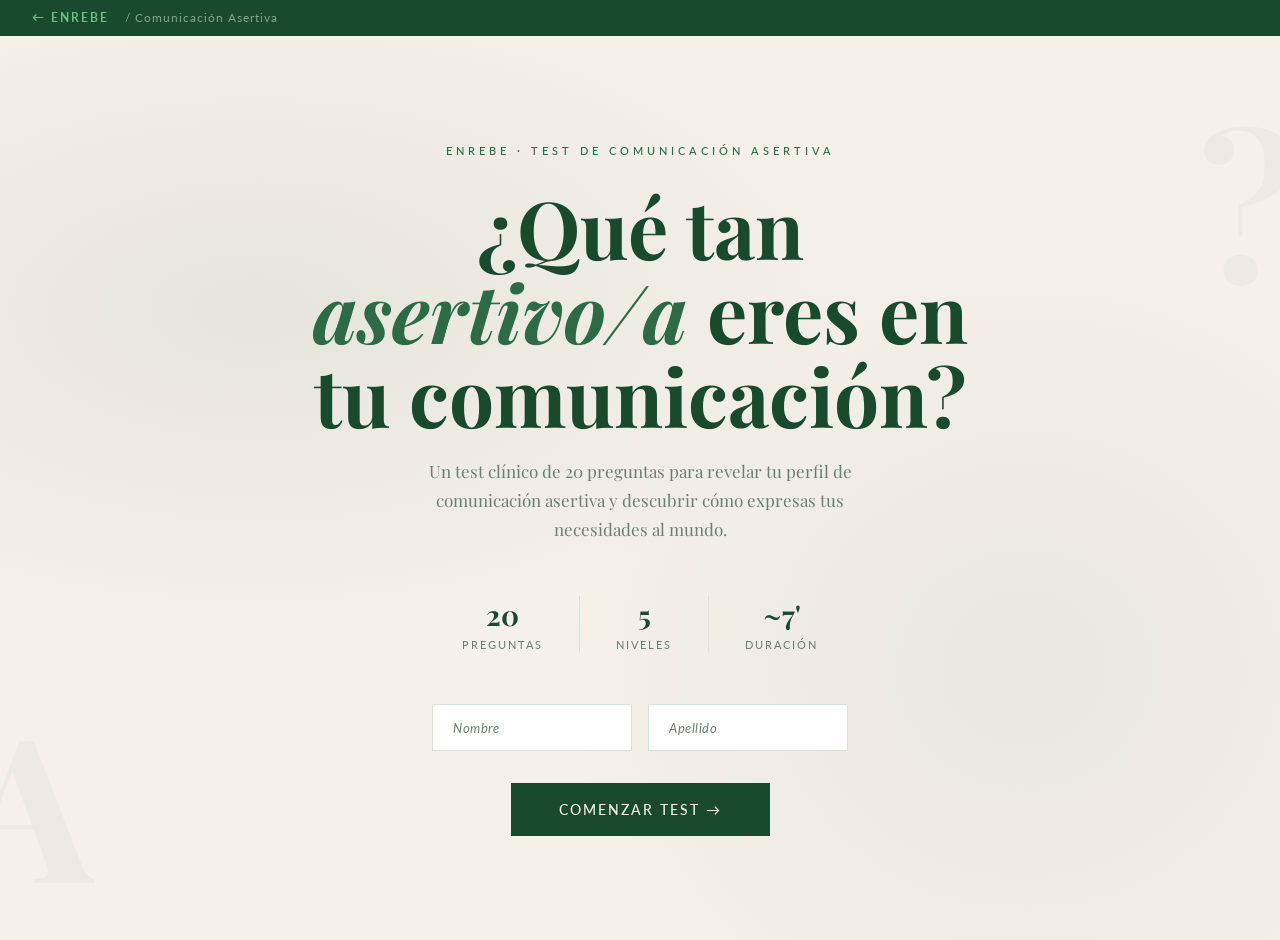
<file: test-asertividad.html>
<!DOCTYPE html>
<html lang="es">
<head>
<meta charset="UTF-8">
<meta name="viewport" content="width=device-width, initial-scale=1.0">
<title>Test de Comunicación Asertiva</title>
<link href="https://fonts.googleapis.com/css2?family=Playfair+Display:ital,wght@0,700;1,400&family=Lato:wght@300;400;700&display=swap" rel="stylesheet">
<style>
    :root {
    --dark-green: #1a4a2e;
    --mid-green:  #2d6a45;
    --light-green:#4a8c63;
    --pale-green: #a8cbb5;
    --leaf-green: #6dbf82;
    --cream:      #f5f0e8;
    --white:      #ffffff;
    --text-dark:  #1a2e1f;
    --mist:       #d4e6da;
    --warm-gray:  #6a7f6e;
    /* aliases for original var names */
    --rust:       #2d6a45;
    --sage:       #4a8c63;
    --gold:       #6dbf82;
    --ink:        #1a4a2e;
  }

  * { margin: 0; padding: 0; box-sizing: border-box; }

  body {
    font-family: 'Lato', sans-serif;
    background: var(--cream);
    color: var(--dark-green);
    min-height: 100vh;
  }

  /* HERO */
  #hero {
    min-height: 100vh;
    display: flex;
    flex-direction: column;
    justify-content: center;
    align-items: center;
    padding: 60px 24px;
    position: relative;
    overflow: hidden;
    text-align: center;
  }

  #hero::before {
    content: '';
    position: absolute;
    inset: 0;
    background:
      radial-gradient(ellipse 80% 60% at 20% 30%, rgba(45,106,69,0.08) 0%, transparent 60%),
      radial-gradient(ellipse 60% 80% at 80% 70%, rgba(74,140,99,0.08) 0%, transparent 60%);
  }

  .hero-eyebrow {
    font-family: 'Lato', sans-serif;
    font-size: 11px;
    font-weight: 500;
    letter-spacing: 4px;
    text-transform: uppercase;
    color: var(--mid-green);
    margin-bottom: 28px;
    opacity: 0;
    animation: fadeUp 0.8s 0.2s forwards;
  }

  .hero-title {
    font-family: 'Playfair Display', serif;
    font-size: clamp(42px, 7vw, 80px);
    line-height: 1.05;
    font-weight: 700;
    color: var(--dark-green);
    max-width: 700px;
    margin-bottom: 20px;
    opacity: 0;
    animation: fadeUp 0.8s 0.4s forwards;
  }

  .hero-title em {
    font-style: italic;
    color: var(--mid-green);
  }

  .hero-subtitle {
    font-family: 'Playfair Display', serif;
    font-size: 17px;
    font-weight: 300;
    color: var(--warm-gray);
    max-width: 480px;
    line-height: 1.7;
    margin-bottom: 52px;
    opacity: 0;
    animation: fadeUp 0.8s 0.6s forwards;
  }

  .hero-meta {
    display: flex;
    gap: 36px;
    margin-bottom: 52px;
    opacity: 0;
    animation: fadeUp 0.8s 0.7s forwards;
  }

  .meta-item {
    text-align: center;
  }

  .meta-num {
    font-family: 'Playfair Display', serif;
    font-size: 28px;
    font-weight: 700;
    color: var(--dark-green);
    display: block;
  }

  .meta-label {
    font-size: 11px;
    letter-spacing: 2px;
    text-transform: uppercase;
    color: var(--warm-gray);
  }

  .meta-sep {
    width: 1px;
    background: var(--mist);
    align-self: stretch;
  }

  .start-btn {
    font-family: 'Lato', sans-serif;
    font-size: 14px;
    font-weight: 500;
    letter-spacing: 2px;
    text-transform: uppercase;
    color: var(--cream);
    background: var(--dark-green);
    border: none;
    padding: 18px 48px;
    cursor: pointer;
    position: relative;
    overflow: hidden;
    transition: all 0.3s;
    opacity: 0;
    animation: fadeUp 0.8s 0.9s forwards;
  }

  /* Name input fields */
  .name-fields {
    display: flex;
    gap: 16px;
    margin-bottom: 32px;
    opacity: 0;
    animation: fadeUp 0.8s 0.8s forwards;
    flex-wrap: wrap;
    justify-content: center;
  }

  .name-input {
    font-family: 'Lato', sans-serif;
    font-size: 14px;
    font-weight: 400;
    color: var(--dark-green);
    background: var(--white);
    border: 1.5px solid var(--mist);
    padding: 14px 20px;
    outline: none;
    transition: border-color 0.25s;
    width: 200px;
    letter-spacing: 0.5px;
  }

  .name-input::placeholder {
    color: var(--warm-gray);
    font-style: italic;
    font-size: 13px;
  }

  .name-input:focus {
    border-color: var(--mid-green);
  }

  /* Name display in results */
  .result-person-name {
    font-family: 'Lato', sans-serif;
    font-size: 13px;
    letter-spacing: 3px;
    text-transform: uppercase;
    color: var(--warm-gray);
    margin-bottom: 16px;
    position: relative;
  }

  .start-btn::after {
    content: '';
    position: absolute;
    inset: 0;
    background: var(--mid-green);
    transform: translateX(-100%);
    transition: transform 0.4s cubic-bezier(0.4,0,0.2,1);
  }

  .start-btn:hover::after { transform: translateX(0); }
  .start-btn span { position: relative; z-index: 1; }

  .decoration {
    position: absolute;
    font-family: 'Playfair Display', serif;
    font-size: 200px;
    font-weight: 700;
    color: rgba(45,106,69,0.04);
    pointer-events: none;
    line-height: 1;
    user-select: none;
  }
  .decoration.left { left: -40px; bottom: 40px; }
  .decoration.right { right: -20px; top: 60px; }

  /* TEST SECTION */
  #test-section {
    display: none;
    min-height: 100vh;
    padding: 60px 24px 80px;
  }

  .test-container {
    max-width: 760px;
    margin: 0 auto;
  }

  /* Progress */
  .progress-bar-wrap {
    margin-bottom: 56px;
  }

  .progress-top {
    display: flex;
    justify-content: space-between;
    align-items: baseline;
    margin-bottom: 12px;
  }

  .progress-label {
    font-size: 11px;
    letter-spacing: 3px;
    text-transform: uppercase;
    color: var(--warm-gray);
  }

  .progress-count {
    font-family: 'Playfair Display', serif;
    font-size: 22px;
    color: var(--dark-green);
  }

  .progress-track {
    height: 2px;
    background: var(--mist);
    position: relative;
  }

  .progress-fill {
    height: 100%;
    background: var(--mid-green);
    transition: width 0.6s cubic-bezier(0.4,0,0.2,1);
    position: relative;
  }

  .progress-fill::after {
    content: '';
    position: absolute;
    right: -4px;
    top: -3px;
    width: 8px;
    height: 8px;
    border-radius: 50%;
    background: var(--mid-green);
  }

  /* Category badge */
  .category-badge {
    display: inline-block;
    font-size: 10px;
    letter-spacing: 3px;
    text-transform: uppercase;
    color: var(--mid-green);
    border: 1px solid rgba(45,106,69,0.3);
    padding: 5px 14px;
    margin-bottom: 24px;
  }

  /* Question */
  .question-number {
    font-family: 'Playfair Display', serif;
    font-size: 13px;
    color: var(--warm-gray);
    margin-bottom: 16px;
  }

  .question-text {
    font-family: 'Playfair Display', serif;
    font-size: clamp(22px, 3.5vw, 30px);
    font-weight: 400;
    line-height: 1.35;
    color: var(--dark-green);
    margin-bottom: 48px;
    min-height: 80px;
  }

  /* Options */
  .options-grid {
    display: flex;
    flex-direction: column;
    gap: 12px;
    margin-bottom: 48px;
  }

  .option-btn {
    display: flex;
    align-items: center;
    gap: 20px;
    padding: 20px 24px;
    background: white;
    border: 1.5px solid var(--mist);
    cursor: pointer;
    text-align: left;
    transition: all 0.25s;
    position: relative;
    overflow: hidden;
  }

  .option-btn::before {
    content: '';
    position: absolute;
    left: 0; top: 0; bottom: 0;
    width: 0;
    background: var(--mid-green);
    transition: width 0.3s;
  }

  .option-btn:hover {
    border-color: var(--mid-green);
    transform: translateX(4px);
  }

  .option-btn:hover::before { width: 3px; }

  .option-btn.selected {
    border-color: var(--mid-green);
    background: rgba(45,106,69,0.04);
  }

  .option-btn.selected::before { width: 3px; }

  .option-value {
    display: none;
  }

  .option-text {
    font-size: 15px;
    font-weight: 400;
    color: var(--dark-green);
    line-height: 1.4;
  }

  /* Nav buttons */
  .nav-buttons {
    display: flex;
    justify-content: space-between;
    align-items: center;
  }

  .nav-btn {
    font-family: 'Lato', sans-serif;
    font-size: 12px;
    font-weight: 500;
    letter-spacing: 2.5px;
    text-transform: uppercase;
    padding: 14px 32px;
    border: 1.5px solid var(--dark-green);
    background: transparent;
    color: var(--dark-green);
    cursor: pointer;
    transition: all 0.25s;
  }

  .nav-btn:hover:not(:disabled) {
    background: var(--dark-green);
    color: var(--cream);
  }

  .nav-btn:disabled {
    opacity: 0.25;
    cursor: not-allowed;
  }

  .nav-btn.primary {
    background: var(--dark-green);
    color: var(--cream);
    border-color: var(--dark-green);
  }

  .nav-btn.primary:hover {
    background: var(--mid-green);
    border-color: var(--mid-green);
  }

  /* RESULTS */
  #results-section {
    display: none;
    min-height: 100vh;
    padding: 0;
  }

  .results-hero {
    padding: 80px 24px 60px;
    text-align: center;
    border-bottom: 1px solid var(--mist);
    position: relative;
    overflow: hidden;
  }

  .results-hero::before {
    content: '';
    position: absolute;
    inset: 0;
    background: radial-gradient(ellipse 70% 80% at 50% 50%, rgba(45,106,69,0.06) 0%, transparent 70%);
  }

  .result-eyebrow {
    font-size: 11px;
    letter-spacing: 4px;
    text-transform: uppercase;
    color: var(--mid-green);
    margin-bottom: 24px;
    position: relative;
  }

  .result-level-name {
    font-family: 'Playfair Display', serif;
    font-size: clamp(38px, 6vw, 68px);
    font-weight: 700;
    color: var(--dark-green);
    margin-bottom: 8px;
    position: relative;
  }

  .result-level-name em {
    font-style: italic;
    color: var(--mid-green);
  }

  /* Score ring */
  .score-ring-container {
    position: relative;
    width: 160px;
    height: 160px;
    margin: 40px auto 32px;
  }

  .score-ring-container svg {
    transform: rotate(-90deg);
  }

  .score-ring-track {
    fill: none;
    stroke: var(--mist);
    stroke-width: 8;
  }

  .score-ring-fill {
    fill: none;
    stroke: var(--mid-green);
    stroke-width: 8;
    stroke-linecap: round;
    transition: stroke-dashoffset 1.5s cubic-bezier(0.4,0,0.2,1);
  }

  .score-center {
    position: absolute;
    inset: 0;
    display: flex;
    flex-direction: column;
    align-items: center;
    justify-content: center;
  }

  .score-number {
    font-family: 'Playfair Display', serif;
    font-size: 40px;
    font-weight: 700;
    color: var(--dark-green);
    line-height: 1;
  }

  .score-label {
    font-size: 10px;
    letter-spacing: 2px;
    text-transform: uppercase;
    color: var(--warm-gray);
    margin-top: 4px;
  }

  /* Results content */
  .results-content {
    max-width: 760px;
    margin: 0 auto;
    padding: 60px 24px 80px;
  }

  .result-tagline {
    font-family: 'Playfair Display', serif;
    font-size: clamp(20px, 3vw, 26px);
    font-style: italic;
    font-weight: 400;
    color: var(--warm-gray);
    text-align: center;
    margin-bottom: 60px;
    line-height: 1.5;
  }

  .result-block {
    margin-bottom: 48px;
  }

  .result-block-label {
    font-size: 10px;
    letter-spacing: 4px;
    text-transform: uppercase;
    color: var(--mid-green);
    margin-bottom: 16px;
    display: flex;
    align-items: center;
    gap: 12px;
  }

  .result-block-label::after {
    content: '';
    flex: 1;
    height: 1px;
    background: var(--mist);
  }

  .result-block p {
    font-size: 16px;
    line-height: 1.8;
    color: var(--dark-green);
    font-weight: 300;
  }

  .result-block strong {
    font-weight: 500;
  }

  /* Scale bars */
  .dimensions-grid {
    display: grid;
    gap: 20px;
    margin-bottom: 48px;
  }

  .dimension-item {}

  .dimension-top {
    display: flex;
    justify-content: space-between;
    margin-bottom: 8px;
  }

  .dimension-name {
    font-size: 13px;
    font-weight: 500;
    color: var(--dark-green);
  }

  .dimension-pct {
    font-family: 'Playfair Display', serif;
    font-size: 14px;
    color: var(--mid-green);
  }

  .dimension-bar {
    height: 3px;
    background: var(--mist);
  }

  .dimension-bar-fill {
    height: 100%;
    background: var(--mid-green);
    transition: width 1.2s cubic-bezier(0.4,0,0.2,1);
    width: 0;
  }

  /* Level range */
  .level-range {
    display: grid;
    grid-template-columns: repeat(5, 1fr);
    gap: 8px;
    margin-bottom: 60px;
  }

  .level-item {
    padding: 16px 10px;
    text-align: center;
    border: 1px solid var(--mist);
    position: relative;
  }

  .level-item.active {
    border-color: var(--mid-green);
    background: rgba(45,106,69,0.04);
  }

  .level-item.active::after {
    content: '▼';
    position: absolute;
    bottom: -20px;
    left: 50%;
    transform: translateX(-50%);
    color: var(--mid-green);
    font-size: 12px;
  }

  .level-item-name {
    font-size: 11px;
    font-weight: 500;
    color: var(--dark-green);
    margin-bottom: 4px;
  }

  .level-item-range {
    font-size: 10px;
    color: var(--warm-gray);
  }

  /* CTA */
  .restart-btn {
    display: block;
    margin: 0 auto;
    font-family: 'Lato', sans-serif;
    font-size: 12px;
    font-weight: 500;
    letter-spacing: 3px;
    text-transform: uppercase;
    color: var(--cream);
    background: var(--dark-green);
    border: none;
    padding: 18px 48px;
    cursor: pointer;
    transition: background 0.3s;
    text-align: center;
  }

  .restart-btn:hover { background: var(--mid-green); }

  /* Animations */
  @keyframes fadeUp {
    from { opacity: 0; transform: translateY(20px); }
    to { opacity: 1; transform: translateY(0); }
  }

  .fade-in {
    opacity: 0;
    animation: fadeUp 0.5s forwards;
  }

  /* Responsive */
  @media (max-width: 480px) {
    .level-range { grid-template-columns: repeat(3, 1fr); }
    .hero-meta { gap: 20px; }
    .meta-num { font-size: 22px; }
  }

  /* WhatsApp Button */
  .wa-btn-wrap {
    margin: 0 auto 20px;
    text-align: center;
  }

  .wa-btn {
    display: inline-flex;
    align-items: center;
    justify-content: center;
    gap: 12px;
    background: #25D366;
    color: white;
    text-decoration: none;
    font-family: 'Lato', sans-serif;
    font-size: 14px;
    font-weight: 600;
    letter-spacing: 0.5px;
    padding: 18px 40px;
    position: relative;
    overflow: hidden;
    transition: background 0.3s;
    border: none;
    cursor: pointer;
  }

  .wa-btn::after {
    content: '';
    position: absolute;
    inset: 0;
    background: #128C7E;
    transform: translateX(-100%);
    transition: transform 0.4s cubic-bezier(0.4,0,0.2,1);
  }

  .wa-btn:hover::after { transform: translateX(0); }

  .wa-btn span, .wa-btn svg { position: relative; z-index: 1; }

  .wa-note {
    font-size: 12px;
    color: var(--warm-gray);
    margin-top: 10px;
    font-weight: 300;
  }

  /* BACK BAR */
  .back-bar {
    position:fixed; top:0; left:0; right:0; z-index:1000;
    background: #1a4a2e;
    padding:.65rem 2rem;
    display:flex; align-items:center; gap:1rem;
  }
  .back-link {
    color:#6dbf82; text-decoration:none;
    font-size:.75rem; letter-spacing:2px; text-transform:uppercase;
    font-weight:700; transition:opacity .2s;
  }
  .back-link:hover { opacity:.7; }
  .back-bar-name { color:#a8cbb5; font-size:.75rem; letter-spacing:1px; opacity:.7; }
</style>
</head>
<body style="padding-top:40px">
<!-- BACK BAR -->
<div class="back-bar">
  <a class="back-link" href="enrebe.html">← ENREBE</a>
  <span class="back-bar-name">/ Comunicación Asertiva</span>
</div>


<!-- HERO -->
<section id="hero">
  <div class="decoration left">A</div>
  <div class="decoration right">?</div>
  <p class="hero-eyebrow">ENREBE · Test de Comunicación Asertiva</p>
  <h1 class="hero-title">¿Qué tan <em>asertivo/a</em> eres en tu comunicación?</h1>
  <p class="hero-subtitle">Un test clínico de 20 preguntas para revelar tu perfil de comunicación asertiva y descubrir cómo expresas tus necesidades al mundo.</p>
  <div class="hero-meta">
    <div class="meta-item">
      <span class="meta-num">20</span>
      <span class="meta-label">Preguntas</span>
    </div>
    <div class="meta-sep"></div>
    <div class="meta-item">
      <span class="meta-num">5</span>
      <span class="meta-label">Niveles</span>
    </div>
    <div class="meta-sep"></div>
    <div class="meta-item">
      <span class="meta-num">~7'</span>
      <span class="meta-label">Duración</span>
    </div>
  </div>
  <div class="name-fields">
    <input class="name-input" id="input-nombre" type="text" placeholder="Nombre" maxlength="50" autocomplete="given-name">
    <input class="name-input" id="input-apellido" type="text" placeholder="Apellido" maxlength="50" autocomplete="family-name">
  </div>
  <button class="start-btn" onclick="startTest()"><span>Comenzar test →</span></button>
</section>

<!-- TEST -->
<section id="test-section">
  <div class="test-container">
    <div class="progress-bar-wrap">
      <div class="progress-top">
        <span class="progress-label">Progreso</span>
        <span class="progress-count" id="progress-count">1 / 20</span>
      </div>
      <div class="progress-track">
        <div class="progress-fill" id="progress-fill" style="width:5%"></div>
      </div>
    </div>

    <div id="question-card">
      <div class="category-badge" id="q-category"></div>
      <p class="question-number" id="q-number"></p>
      <h2 class="question-text" id="q-text"></h2>
      <div class="options-grid" id="options-grid"></div>
      <div class="nav-buttons">
        <button class="nav-btn" id="btn-prev" onclick="prevQuestion()" disabled>← Anterior</button>
        <button class="nav-btn primary" id="btn-next" onclick="nextQuestion()" disabled>Siguiente →</button>
      </div>
    </div>
  </div>
</section>

<!-- RESULTS -->
<section id="results-section">
  <div class="results-hero">
    <p class="result-eyebrow">Tu perfil de comunicación</p>
    <p class="result-person-name" id="result-person-name"></p>
    <h1 class="result-level-name" id="result-title"></h1>
    <div class="score-ring-container">
      <svg width="160" height="160" viewBox="0 0 160 160">
        <circle class="score-ring-track" cx="80" cy="80" r="68"/>
        <circle class="score-ring-fill" id="score-ring" cx="80" cy="80" r="68"
          stroke-dasharray="427" stroke-dashoffset="427"/>
      </svg>
      <div class="score-center">
        <span class="score-number" id="score-display">0</span>
        <span class="score-label">puntos</span>
      </div>
    </div>
  </div>

  <div class="results-content">
    <p class="result-tagline" id="result-tagline"></p>

    <!-- Level spectrum -->
    <div class="result-block-label" style="margin-bottom:24px;">Tu posición en el espectro</div>
    <div class="level-range" id="level-range"></div>
    <br><br>

    <!-- Dimensions -->
    <div class="result-block-label">Dimensiones evaluadas</div>
    <div class="dimensions-grid" id="dimensions-grid"></div>

    <!-- Reflection -->
    <div class="result-block">
      <div class="result-block-label">Análisis reflexivo</div>
      <p id="result-reflection"></p>
    </div>

    <!-- Strengths -->
    <div class="result-block">
      <div class="result-block-label">Tus fortalezas</div>
      <p id="result-strengths"></p>
    </div>

    <!-- Recommendations -->
    <div class="result-block">
      <div class="result-block-label">Pasos para crecer</div>
      <p id="result-recommendations"></p>
    </div>

    <!-- WhatsApp Button -->
    <div class="wa-btn-wrap">
      <a id="wa-result-btn" class="wa-btn" href="#" target="_blank" rel="noopener">
        <svg xmlns="http://www.w3.org/2000/svg" width="22" height="22" viewBox="0 0 24 24" fill="white">
          <path d="M17.472 14.382c-.297-.149-1.758-.867-2.03-.967-.273-.099-.471-.148-.67.15-.197.297-.767.966-.94 1.164-.173.199-.347.223-.644.075-.297-.15-1.255-.463-2.39-1.475-.883-.788-1.48-1.761-1.653-2.059-.173-.297-.018-.458.13-.606.134-.133.298-.347.446-.52.149-.174.198-.298.298-.497.099-.198.05-.371-.025-.52-.075-.149-.669-1.612-.916-2.207-.242-.579-.487-.5-.669-.51-.173-.008-.371-.01-.57-.01-.198 0-.52.074-.792.372-.272.297-1.04 1.016-1.04 2.479 0 1.462 1.065 2.875 1.213 3.074.149.198 2.096 3.2 5.077 4.487.709.306 1.262.489 1.694.625.712.227 1.36.195 1.871.118.571-.085 1.758-.719 2.006-1.413.248-.694.248-1.289.173-1.413-.074-.124-.272-.198-.57-.347m-5.421 7.403h-.004a9.87 9.87 0 01-5.031-1.378l-.361-.214-3.741.982.998-3.648-.235-.374a9.86 9.86 0 01-1.51-5.26c.001-5.45 4.436-9.884 9.888-9.884 2.64 0 5.122 1.03 6.988 2.898a9.825 9.825 0 012.893 6.994c-.003 5.45-4.437 9.884-9.885 9.884m8.413-18.297A11.815 11.815 0 0012.05 0C5.495 0 .16 5.335.157 11.892c0 2.096.547 4.142 1.588 5.945L.057 24l6.305-1.654a11.882 11.882 0 005.683 1.448h.005c6.554 0 11.89-5.335 11.893-11.893a11.821 11.821 0 00-3.48-8.413z"/>
        </svg>
        <span>📊 Enviar mi resultado por WhatsApp</span>
      </a>
      <p class="wa-note">Se abrirá WhatsApp con tu resultado listo para enviar</p>
    </div>

    <button class="restart-btn" onclick="restartTest()">Realizar el test de nuevo</button>
  </div>
</section>

<script>
const questions = [
  // CATEGORY: Expresión de opiniones
  {
    id: 1, category: "Expresión de opiniones",
    text: "Cuando no estás de acuerdo con la opinión de alguien en una reunión o conversación grupal, ¿qué haces?",
    options: [
      { value: 1, text: "Guardo silencio para evitar conflictos, aunque me sienta incómodo/a." },
      { value: 2, text: "Espero a que termine la reunión para comentarlo en privado, si acaso." },
      { value: 3, text: "A veces digo algo, depende de cuánta confianza tenga con las personas." },
      { value: 4, text: "Expreso mi punto de vista con educación, aunque sea incómodo hacerlo." },
      { value: 5, text: "Comparto mi perspectiva claramente y escucho activamente la respuesta." }
    ]
  },
  {
    id: 2, category: "Expresión de opiniones",
    text: "Alguien te da información incorrecta frente a otras personas. ¿Cómo respondes?",
    options: [
      { value: 1, text: "Lo dejo pasar para no hacer el momento incómodo." },
      { value: 2, text: "Dudo, y solo corrijo si la imprecisión es muy evidente." },
      { value: 3, text: "Lo corrijo con algo de titubeo, disculpándome primero." },
      { value: 4, text: "Lo corrijo de forma directa pero amable, sin disculparme." },
      { value: 5, text: "Lo señalo con seguridad y ofrezco la información correcta sin hesitación." }
    ]
  },
  // CATEGORY: Gestión de límites
  {
    id: 3, category: "Gestión de límites",
    text: "Un colega o amigo te pide un favor que genuinamente no puedes atender en este momento. ¿Qué haces?",
    options: [
      { value: 1, text: "Acepto aunque sea a costa de mi propio bienestar o tiempo." },
      { value: 2, text: "Pongo excusas o lo evado en lugar de decir directamente que no puedo." },
      { value: 3, text: "Digo que lo intentaré, sin comprometerme del todo." },
      { value: 4, text: "Explico que no puedo y, si es posible, ofrezco una alternativa." },
      { value: 5, text: "Declino con claridad y sin culpa, comunicando mis razones con respeto." }
    ]
  },
  {
    id: 4, category: "Gestión de límites",
    text: "Tu pareja, familiar o amigo cercano cruza repetidamente un límite que ya le comunicaste. ¿Cómo actúas?",
    options: [
      { value: 1, text: "Dejo pasar, prefiero no generar tensión aunque me afecte." },
      { value: 2, text: "Me quejo internamente pero rara vez lo menciono en voz alta." },
      { value: 3, text: "Lo señalo de vez en cuando, pero con poca firmeza." },
      { value: 4, text: "Lo abordo directamente y reitero el límite con calma." },
      { value: 5, text: "Comunico con firmeza las consecuencias de que ese límite no sea respetado." }
    ]
  },
  // CATEGORY: Manejo del conflicto
  {
    id: 5, category: "Manejo del conflicto",
    text: "Alguien te habla de manera irrespetuosa o condescendiente. ¿Cómo reaccionas?",
    options: [
      { value: 1, text: "Me quedo callado/a y siento vergüenza o enojo por dentro." },
      { value: 2, text: "Respondo con sarcasmo o evasión, pero no enfrento el problema." },
      { value: 3, text: "Lo menciono después, cuando ya bajó la tensión." },
      { value: 4, text: "En el momento, señalo que ese tono no me parece adecuado." },
      { value: 5, text: "Pongo un límite claro en el acto, con calma y sin agresividad." }
    ]
  },
  {
    id: 6, category: "Manejo del conflicto",
    text: "Estás en un conflicto interpersonal que se ha prolongado varios días. ¿Qué postura tomas?",
    options: [
      { value: 1, text: "Evito el tema hasta que se resuelva solo con el tiempo." },
      { value: 2, text: "Espero a que la otra persona dé el primer paso." },
      { value: 3, text: "Eventualmente lo enfrento, pero con mucha ansiedad." },
      { value: 4, text: "Propongo una conversación para buscar una solución juntos." },
      { value: 5, text: "Tomo la iniciativa de resolverlo de forma abierta y constructiva." }
    ]
  },
  // CATEGORY: Autoexpresión emocional
  {
    id: 7, category: "Autoexpresión emocional",
    text: "Sientes que una situación laboral o personal te está afectando emocionalmente. ¿Qué haces?",
    options: [
      { value: 1, text: "Me guardo todo y continúo como si nada." },
      { value: 2, text: "Lo comento solo con personas de máxima confianza, con mucho rodeo." },
      { value: 3, text: "Lo expreso de vez en cuando, pero minimizando lo que siento." },
      { value: 4, text: "Comunico cómo me siento cuando encuentro el momento adecuado." },
      { value: 5, text: "Expreso mis emociones de forma clara, oportuna y sin minimizarlas." }
    ]
  },
  {
    id: 8, category: "Autoexpresión emocional",
    text: "Alguien te decepciona significativamente. ¿Cómo manejas esa decepción?",
    options: [
      { value: 1, text: "Me lo trago todo y actúo como si no hubiera pasado nada." },
      { value: 2, text: "Lo dejo ver de forma indirecta, con actitudes o silencios." },
      { value: 3, text: "Lo menciono vagamente cuando me preguntan cómo estoy." },
      { value: 4, text: "Le digo a la persona lo que sentí sin atacarla." },
      { value: 5, text: "Comunico mi decepción con honestidad y claridad, desde el \"yo\"." }
    ]
  },
  // CATEGORY: Solicitar y recibir
  {
    id: 9, category: "Pedir y recibir",
    text: "Necesitas ayuda con algo pero te cuesta solicitarla. ¿Qué ocurre típicamente?",
    options: [
      { value: 1, text: "Prefiero resolverlo solo/a a tener que pedir ayuda." },
      { value: 2, text: "Lo insinúo esperando que alguien se ofrezca sin que yo pida." },
      { value: 3, text: "Pido ayuda pero con muchas disculpas y minimizando mi necesidad." },
      { value: 4, text: "Pido ayuda de forma directa y agradecida." },
      { value: 5, text: "Pido lo que necesito sin sentir vergüenza ni exagerar la disculpa." }
    ]
  },
  {
    id: 10, category: "Pedir y recibir",
    text: "Recibes una crítica que sientes injusta o mal fundamentada. ¿Cuál es tu respuesta habitual?",
    options: [
      { value: 1, text: "La acepto aunque no esté de acuerdo, para evitar el conflicto." },
      { value: 2, text: "Me defiendo de forma exaltada o reactiva." },
      { value: 3, text: "Me quedo callado/a pero internamente lo proceso con resentimiento." },
      { value: 4, text: "Escucho, evalúo y luego expreso mi punto de vista con calma." },
      { value: 5, text: "Respondo con seguridad, diferencio lo válido de lo injusto y lo comunico." }
    ]
  },
  // CATEGORY: Comunicación en jerarquías
  {
    id: 11, category: "Comunicación en jerarquías",
    text: "Tu jefe o una figura de autoridad te da una instrucción con la que no estás de acuerdo. ¿Qué haces?",
    options: [
      { value: 1, text: "La sigo sin cuestionar, aunque sepa que puede salir mal." },
      { value: 2, text: "Me quejo con compañeros pero no lo menciono directamente." },
      { value: 3, text: "Expreso mis dudas de forma muy tímida o con muchas disculpas." },
      { value: 4, text: "Comunico mi perspectiva con respeto y le presento mis argumentos." },
      { value: 5, text: "Planteo abiertamente mis objeciones y propongo alternativas con confianza." }
    ]
  },
  {
    id: 12, category: "Comunicación en jerarquías",
    text: "En una situación profesional, sientes que tu contribución no está siendo reconocida. ¿Qué haces?",
    options: [
      { value: 1, text: "No digo nada y espero que eventualmente lo noten." },
      { value: 2, text: "Me siento resentido/a pero no lo abordo con nadie directamente." },
      { value: 3, text: "Lo menciono de forma indirecta o en broma." },
      { value: 4, text: "Lo abordo con mi superior en una conversación apropiada." },
      { value: 5, text: "Expreso mis logros con claridad y pido el reconocimiento de forma directa." }
    ]
  },
  // CATEGORY: Lenguaje corporal y presencia
  {
    id: 13, category: "Presencia y lenguaje no verbal",
    text: "Cuando hablas en público o das tu opinión en grupo, ¿cómo describes tu lenguaje corporal?",
    options: [
      { value: 1, text: "Me encojo, evito el contacto visual y hablo muy bajo." },
      { value: 2, text: "Me pongo tenso/a, aunque trato de disimularlo." },
      { value: 3, text: "Soy más o menos neutro/a, dependiendo de cuánta confianza sienta." },
      { value: 4, text: "Mantengo buena postura y contacto visual la mayor parte del tiempo." },
      { value: 5, text: "Me expreso con presencia plena: contacto visual, postura abierta y voz clara." }
    ]
  },
  {
    id: 14, category: "Presencia y lenguaje no verbal",
    text: "Cuando alguien te interrumpe mientras hablas, ¿cómo reaccionas?",
    options: [
      { value: 1, text: "Me callo de inmediato y cedo la palabra sin protestar." },
      { value: 2, text: "Intento seguir hablando pero me rindo si la interrupción persiste." },
      { value: 3, text: "A veces sigo, a veces cedo, sin un patrón claro." },
      { value: 4, text: "Indico con calma que aún no había terminado mi punto." },
      { value: 5, text: "Retomo la palabra con seguridad: \"Permíteme terminar mi idea\"." }
    ]
  },
  // CATEGORY: Negociación y compromisos
  {
    id: 15, category: "Negociación y compromisos",
    text: "En una negociación (laboral, personal, comercial), ¿qué caracteriza tu estilo?",
    options: [
      { value: 1, text: "Cedo rápidamente para evitar el malestar de la tensión." },
      { value: 2, text: "Soy más reactivo/a que estratégico/a: acepto más de lo que quisiera." },
      { value: 3, text: "Defiendo mis intereses a medias, dependiendo del contexto." },
      { value: 4, text: "Defiendo mis necesidades y busco acuerdos mutuamente satisfactorios." },
      { value: 5, text: "Negocio con claridad sobre mis intereses y estoy dispuesto/a a mantenerlos." }
    ]
  },
  {
    id: 16, category: "Negociación y compromisos",
    text: "Sientes que asumiste un compromiso del que quieres retirarte. ¿Cómo lo manejas?",
    options: [
      { value: 1, text: "Lo cumplo aunque me haga daño, porque ya lo prometí." },
      { value: 2, text: "Pongo excusas para salirme sin ser honesto/a sobre mis razones." },
      { value: 3, text: "Lo menciono de forma vaga esperando que la otra parte entienda." },
      { value: 4, text: "Lo comunico con honestidad y me disculpo si causé inconveniente." },
      { value: 5, text: "Lo abordo directamente, explico mis razones y propongo una solución." }
    ]
  },
  // CATEGORY: Autoconfianza y autoestima
  {
    id: 17, category: "Autoconfianza comunicativa",
    text: "Alguien minimiza tu experiencia o saber con comentarios condescendientes. ¿Cómo respondes?",
    options: [
      { value: 1, text: "Lo acepto en silencio, quizás incluso dudo de mí mismo/a." },
      { value: 2, text: "Me incomoda mucho pero no digo nada en el momento." },
      { value: 3, text: "Hago un comentario suave que puede pasar desapercibido." },
      { value: 4, text: "Defiendo mi competencia con calma y datos concretos." },
      { value: 5, text: "Señalo la condescendencia y afirmo mi valor sin necesitar validación." }
    ]
  },
  {
    id: 18, category: "Autoconfianza comunicativa",
    text: "Antes de una conversación difícil (pedir un aumento, dar retroalimentación, poner un límite), ¿qué ocurre?",
    options: [
      { value: 1, text: "La evito indefinidamente, encontrando siempre razones para postergarla." },
      { value: 2, text: "La postergo mucho y cuando la tengo, me siento desarmado/a." },
      { value: 3, text: "La afronto con ansiedad notable, aunque logre tenerla." },
      { value: 4, text: "Me preparo con anticipación y la afronto aunque me genere tensión." },
      { value: 5, text: "La veo como una oportunidad de claridad y la afronto con relativa calma." }
    ]
  },
  // CATEGORY: Escucha y reciprocidad
  {
    id: 19, category: "Escucha asertiva",
    text: "Alguien te da retroalimentación constructiva sobre algo que hiciste. ¿Cómo respondes?",
    options: [
      { value: 1, text: "Me pongo a la defensiva de inmediato y rechazo lo que dicen." },
      { value: 2, text: "Escucho pero internamente me lo tomo de forma muy personal." },
      { value: 3, text: "Escucho con cierta incomodidad pero proceso después." },
      { value: 4, text: "Escucho activamente y separo la crítica de mi valor como persona." },
      { value: 5, text: "Acojo el feedback con apertura genuina y lo uso para crecer." }
    ]
  },
  {
    id: 20, category: "Escucha asertiva",
    text: "En una conversación intensa, notas que estás pensando tu respuesta antes de que la otra persona termine de hablar. ¿Con qué frecuencia ocurre?",
    options: [
      { value: 1, text: "Casi siempre; ya sé qué responder antes de que terminen." },
      { value: 2, text: "Con mucha frecuencia, sobre todo en temas que me afectan." },
      { value: 3, text: "A veces sí, a veces logro enfocarme en escuchar." },
      { value: 4, text: "Rara vez; hago un esfuerzo consciente por escuchar primero." },
      { value: 5, text: "Casi nunca; priorizo entender completamente antes de responder." }
    ]
  }
];

const levels = [
  {
    name: "Comunicación Pasiva",
    range: "20–39",
    min: 20, max: 39,
    tagline: "Tu voz existe, pero aún no ha encontrado el espacio que merece.",
    color: "#8C7B6E",
    reflection: `Tu patrón comunicativo refleja una <strong>tendencia a subordinar tus propias necesidades, opiniones y emociones</strong> ante el miedo al conflicto, al rechazo o a la desaprobación. Esto no es una falla de carácter — es una respuesta aprendida, frecuentemente forjada en entornos donde expresarse tenía consecuencias negativas. El resultado es que las personas en este nivel muchas veces acumulan resentimiento silencioso, sienten que no son escuchadas, y experimentan una sensación persistente de invisibilidad.`,
    strengths: `Tienes una gran capacidad para <strong>escuchar a los demás</strong>, para mantener la paz en momentos de tensión y para priorizar el bienestar del grupo. Tu sensibilidad emocional es un recurso genuino — el desafío es ponerla también al servicio de ti mismo/a. También es probable que seas percibido/a como alguien <strong>empático/a, confiable y no amenazante</strong>, cualidades que tienen gran valor en las relaciones.`,
    recommendations: `El primer paso no es confrontar al mundo — es comenzar a <strong>notar tus necesidades antes de suprimirlas</strong>. Practica expresar preferencias pequeñas ("prefiero el restaurante A") antes de abordar conversaciones más grandes. Trabaja la <strong>frase del \"yo\"</strong>: en lugar de "es que tú siempre...", prueba "yo me siento... cuando...". Considera el apoyo de un proceso terapéutico o de entrenamiento en asertividad para explorar las raíces de este patrón.`
  },
  {
    name: "Asertividad en Desarrollo",
    range: "40–59",
    min: 40, max: 59,
    tagline: "Conoces tu voz. Ahora estás aprendiendo a confiar en ella.",
    color: "#D4A843",
    reflection: `Te encuentras en una etapa de <strong>transición activa</strong>: ya reconoces cuándo algo no te parece bien, y en ocasiones logras comunicarlo. Sin embargo, la inconsistencia es tu mayor desafío — tus respuestas asertivas dependen en gran medida del contexto, la confianza con la persona o tu estado emocional del día. Este nivel es, en realidad, uno de los más significativos: ya no eres completamente pasivo/a, pero aún no has consolidado la asertividad como un hábito estable.`,
    strengths: `Tu mayor fortaleza es la <strong>conciencia de ti mismo/a</strong>: sabes cuándo no estás comunicando lo que realmente necesitas, y eso ya es un paso enorme. También muestras <strong>voluntad de crecimiento</strong> — de lo contrario, no habrías llegado hasta aquí. En contextos donde te sientes seguro/a, puedes ser bastante efectivo/a en tu comunicación.`,
    recommendations: `Trabaja en la <strong>coherencia situacional</strong>: el objetivo es que tu nivel de asertividad no fluctúe tanto según el contexto. Una práctica útil es llevar un "diario de momentos asertivos": anota las situaciones donde te expresaste bien y las que evitaste. Identifica patrones. Practica también el <strong>desacuerdo constructivo</strong> en situaciones de bajo riesgo para ir construyendo confianza progresivamente.`
  },
  {
    name: "Asertividad Moderada",
    range: "60–74",
    min: 60, max: 74,
    tagline: "Comunicas con intención. El siguiente nivel es hacerlo con plena confianza.",
    color: "#5A7A5E",
    reflection: `Has desarrollado una base sólida de comunicación asertiva. <strong>Expresas tus opiniones con regularidad</strong>, manejas muchas situaciones con aplomo y generalmente sabes cuándo y cómo poner límites. Sin embargo, aún hay contextos — especialmente con figuras de autoridad, relaciones íntimas o conversaciones de alta carga emocional — donde tu asertividad puede tambalear. La diferencia entre este nivel y el siguiente no es de habilidad, sino de <strong>confianza interna sostenida</strong>.`,
    strengths: `Tienes la capacidad de <strong>mantener relaciones saludables</strong> donde tu voz es escuchada y respetada. Sabes pedir ayuda cuando la necesitas, manejas bien el feedback y rara vez acumulas resentimiento sin expresarlo. Tu comunicación es percibida por los demás como <strong>equilibrada y madura</strong> en la mayoría de los contextos.`,
    recommendations: `El crecimiento para ti está en los <strong>puntos ciegos situacionales</strong>: identifica en qué contextos específicos tu asertividad disminuye y trabaja ahí con intención. Practica también el lenguaje no verbal: la postura, el tono y el contacto visual pueden reforzar enormemente el impacto de tus palabras. Trabaja en la <strong>autocompasión asertiva</strong>: ser asertivo/a no requiere justificación, solo claridad.`
  },
  {
    name: "Alta Asertividad",
    range: "75–89",
    min: 75, max: 89,
    tagline: "Tu comunicación es un activo. Lo usas con consciencia y habilidad.",
    color: "#C4522A",
    reflection: `Tienes una comunicación asertiva <strong>bien desarrollada y consistente</strong>. Expresas tus necesidades con claridad, defiendes tus límites sin agresividad y manejas el conflicto de forma constructiva. Las personas en este nivel son percibidas como <strong>seguras, directas y respetables</strong>. Tu voz tiene peso en los espacios donde participas, y eso no es casualidad — es el resultado de trabajo interno y autoconocimiento.`,
    strengths: `Tienes <strong>presencia comunicativa genuina</strong>: las personas confían en que lo que dices refleja lo que piensas. Eres capaz de tener conversaciones difíciles sin que se conviertan en conflictos destructivos. También muestras una buena capacidad de <strong>escucha activa</strong>, lo que hace que tu asertividad no sea percibida como agresividad sino como madurez relacional.`,
    recommendations: `Tu crecimiento ahora está en la <strong>sofisticación</strong>: desarrollar mayor flexibilidad estilística (adaptar tu comunicación asertiva al contexto cultural, emocional o relacional sin perder tu autenticidad). También te beneficiaría explorar cómo tu asertividad <strong>inspira a otros</strong>: a este nivel, tienes la capacidad de modelar y enseñar comunicación saludable en tu entorno.`
  },
  {
    name: "Asertividad Excepcional",
    range: "90–100",
    min: 90, max: 100,
    tagline: "Tu comunicación es un espejo de quién eres — clara, honesta y poderosa.",
    color: "#1A1410",
    reflection: `Tu comunicación asertiva es <strong>una fortaleza central en tu vida</strong>. Expresas tus necesidades, emociones y límites con claridad y confianza en prácticamente cualquier contexto. No necesitas validación externa para expresarte, ni temes el desacuerdo. Esto habla de un alto nivel de <strong>autoconocimiento, seguridad interna y respeto propio</strong>. En este nivel, la asertividad ya no es una habilidad que practicas — es simplemente quién eres.`,
    strengths: `Eres un referente en comunicación para quienes te rodean, aunque quizás no lo notes. Tu capacidad de <strong>sostener conversaciones difíciles con calma y claridad</strong> es poco común. Tienes también una escucha activa genuina — no escuchas para responder, sino para entender — lo que hace que tus relaciones sean más profundas y auténticas.`,
    recommendations: `En este nivel, el crecimiento es más <strong>relacional que individual</strong>: observa cómo tu asertividad impacta a otros. A veces, una alta asertividad puede inadvertidamente generar inhibición en personas menos seguras. Trabaja en la <strong>asertividad compasiva</strong>: cómo crear espacios donde los demás también se sientan seguros de expresarse. Tu próximo horizonte es el liderazgo comunicacional.`
  }
];

let currentQuestion = 0;
let answers = new Array(20).fill(null);

// Shuffle helper (Fisher-Yates)
function shuffle(arr) {
  const a = [...arr];
  for (let i = a.length - 1; i > 0; i--) {
    const j = Math.floor(Math.random() * (i + 1));
    [a[i], a[j]] = [a[j], a[i]];
  }
  return a;
}

// Pre-generate a shuffled options order for every question (once, on load)
const shuffledOptions = questions.map(q => shuffle(q.options));

function startTest() {
  const nombre = document.getElementById('input-nombre').value.trim();
  const apellido = document.getElementById('input-apellido').value.trim();
  if (!nombre || !apellido) {
    document.getElementById('input-nombre').style.borderColor = nombre ? 'var(--mist)' : 'var(--mid-green)';
    document.getElementById('input-apellido').style.borderColor = apellido ? 'var(--mist)' : 'var(--mid-green)';
    document.getElementById('input-nombre').placeholder = nombre ? 'Nombre' : '⚠ Ingresa tu nombre';
    document.getElementById('input-apellido').placeholder = apellido ? 'Apellido' : '⚠ Ingresa tu apellido';
    return;
  }
  window._participantName = nombre + ' ' + apellido;
  document.getElementById('hero').style.display = 'none';
  document.getElementById('test-section').style.display = 'block';
  renderQuestion();
}

function renderQuestion() {
  const q = questions[currentQuestion];
  document.getElementById('q-category').textContent = q.category;
  document.getElementById('q-number').textContent = `Pregunta ${currentQuestion + 1} de 20`;
  document.getElementById('q-text').textContent = q.text;

  const grid = document.getElementById('options-grid');
  grid.innerHTML = '';
  shuffledOptions[currentQuestion].forEach((opt, i) => {
    const btn = document.createElement('button');
    btn.className = 'option-btn fade-in' + (answers[currentQuestion] === opt.value ? ' selected' : '');
    btn.style.animationDelay = `${i * 0.07}s`;
    btn.dataset.value = opt.value;
    btn.innerHTML = `<span class="option-value">${opt.value}</span><span class="option-text">${opt.text}</span>`;
    btn.onclick = () => selectOption(opt.value);
    grid.appendChild(btn);
  });

  // Progress
  const pct = ((currentQuestion + 1) / 20) * 100;
  document.getElementById('progress-fill').style.width = pct + '%';
  document.getElementById('progress-count').textContent = `${currentQuestion + 1} / 20`;

  // Buttons
  document.getElementById('btn-prev').disabled = currentQuestion === 0;
  const nextBtn = document.getElementById('btn-next');
  nextBtn.disabled = answers[currentQuestion] === null;
  nextBtn.textContent = currentQuestion === 19 ? 'Ver resultados →' : 'Siguiente →';

  window.scrollTo({ top: 0, behavior: 'smooth' });
}

function selectOption(value) {
  answers[currentQuestion] = value;
  document.querySelectorAll('.option-btn').forEach(btn => {
    btn.classList.toggle('selected', parseInt(btn.dataset.value) === value);
  });
  document.getElementById('btn-next').disabled = false;
}

function nextQuestion() {
  if (answers[currentQuestion] === null) return;
  if (currentQuestion < 19) {
    currentQuestion++;
    renderQuestion();
  } else {
    showResults();
  }
}

function prevQuestion() {
  if (currentQuestion > 0) {
    currentQuestion--;
    renderQuestion();
  }
}

function showResults() {
  document.getElementById('test-section').style.display = 'none';
  document.getElementById('results-section').style.display = 'block';

  const total = answers.reduce((sum, v) => sum + (v || 0), 0);
  const level = levels.find(l => total >= l.min && total <= l.max) || levels[4];

  // Score ring animation
  document.getElementById('result-title').innerHTML = level.name.replace(/(\w+)$/, '<em>$1</em>');
  document.getElementById('result-person-name').textContent = window._participantName || '';
  document.getElementById('score-display').textContent = total;
  document.getElementById('result-tagline').textContent = level.tagline;

  setTimeout(() => {
    const circumference = 427;
    const pct = (total - 20) / 80;
    const offset = circumference - (circumference * pct);
    document.getElementById('score-ring').style.strokeDashoffset = offset;
    document.getElementById('score-ring').style.stroke = level.color;
  }, 300);

  // Level range
  const lr = document.getElementById('level-range');
  lr.innerHTML = levels.map(l => `
    <div class="level-item ${l.min === level.min ? 'active' : ''}">
      <div class="level-item-name">${l.name.split(' ').slice(-1)[0]}</div>
      <div class="level-item-range">${l.range}</div>
    </div>
  `).join('');

  // Dimensions (by category)
  const categories = [...new Set(questions.map(q => q.category))];
  const dimGrid = document.getElementById('dimensions-grid');
  dimGrid.innerHTML = '';
  categories.forEach(cat => {
    const qsInCat = questions.filter(q => q.category === cat);
    const catTotal = qsInCat.reduce((sum, q) => sum + (answers[q.id - 1] || 0), 0);
    const catMax = qsInCat.length * 5;
    const pct = Math.round((catTotal / catMax) * 100);
    dimGrid.innerHTML += `
      <div class="dimension-item">
        <div class="dimension-top">
          <span class="dimension-name">${cat}</span>
          <span class="dimension-pct">${pct}%</span>
        </div>
        <div class="dimension-bar"><div class="dimension-bar-fill" data-pct="${pct}"></div></div>
      </div>
    `;
  });

  setTimeout(() => {
    document.querySelectorAll('.dimension-bar-fill').forEach(el => {
      el.style.width = el.dataset.pct + '%';
    });
  }, 500);

  // Text
  document.getElementById('result-reflection').innerHTML = level.reflection;
  document.getElementById('result-strengths').innerHTML = level.strengths;
  document.getElementById('result-recommendations').innerHTML = level.recommendations;

  // WhatsApp button — número destino: +584167036104
  const dimLines = categories.map(cat => {
    const qs = questions.filter(q => q.category === cat);
    const catTotal = qs.reduce((sum, q) => sum + (answers[q.id - 1] || 0), 0);
    const catMax = qs.length * 5;
    const pct = Math.round((catTotal / catMax) * 100);
    return `  • ${cat}: ${pct}%`;
  }).join('%0A');

  const fecha = new Date().toLocaleDateString('es-ES', { day:'2-digit', month:'2-digit', year:'numeric' });

  const msg = [
    `📊 *Resultado del Test de Comunicación Asertiva*`,
    ``,
    `👤 *Participante:* ${window._participantName || 'No especificado'}`,
    `🏷️ *Nivel:* ${level.name}`,
    `🎯 *Puntaje:* ${total} / 100`,
    `📅 *Fecha:* ${fecha}`,
    ``,
    `📌 *"${level.tagline}"*`,
    ``,
    `📈 *Puntuación por dimensión:*`,
    dimLines,
    ``,
    `Test realizado por: ENREBE`
  ].join('%0A');

  const waUrl = `https://wa.me/584167036104?text=${msg}`;
  document.getElementById('wa-result-btn').href = waUrl;

  window.scrollTo({ top: 0, behavior: 'smooth' });
}

function restartTest() {
  currentQuestion = 0;
  answers = new Array(20).fill(null);
  window._participantName = '';
  document.getElementById('input-nombre').value = '';
  document.getElementById('input-apellido').value = '';
  document.getElementById('results-section').style.display = 'none';
  document.getElementById('hero').style.display = 'flex';
  window.scrollTo({ top: 0, behavior: 'smooth' });
}
</script>
</body>
</html>
</file>
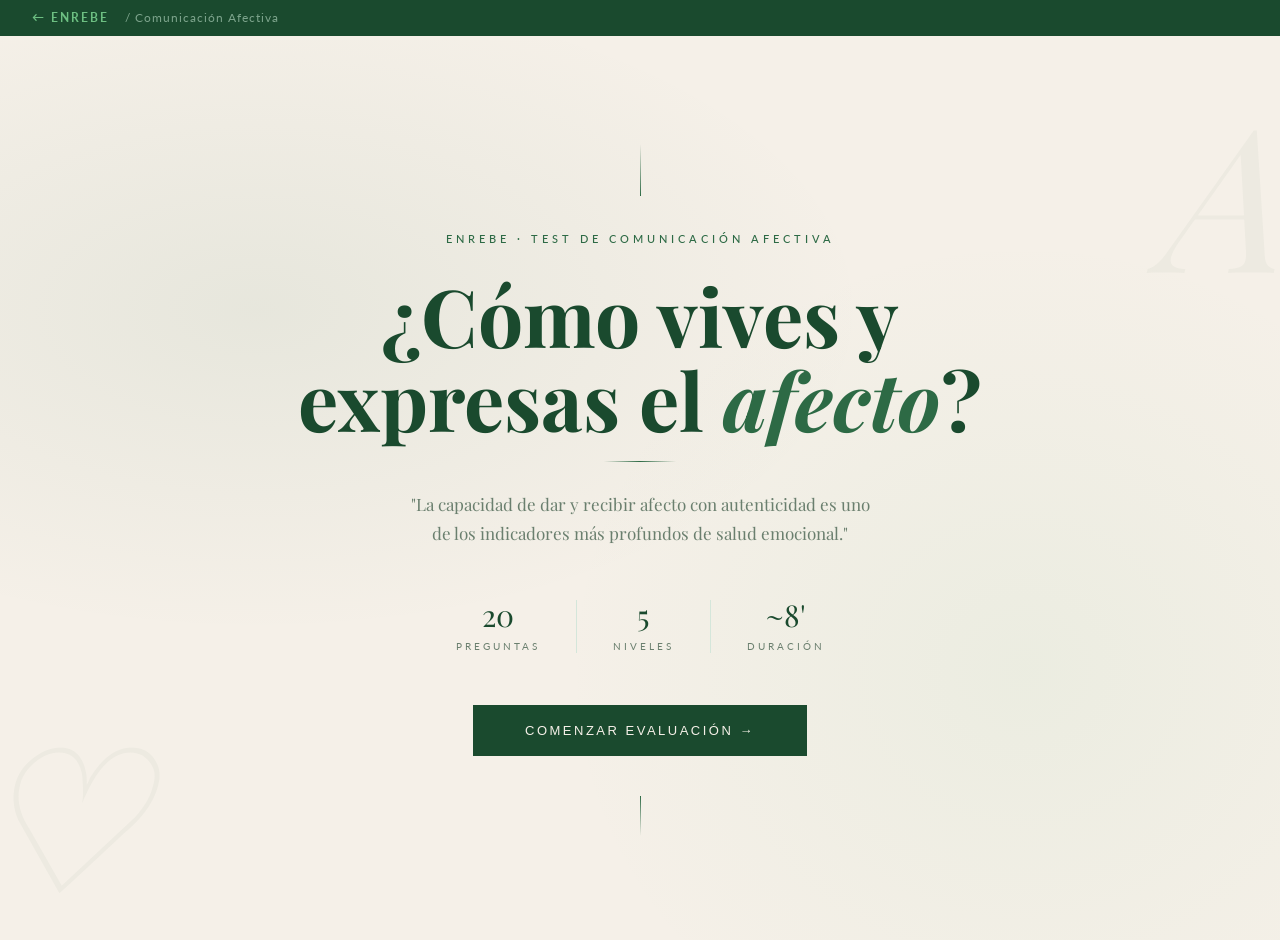
<file: test-comunicacion-afectiva-whatsapp.html>
<!DOCTYPE html>
<html lang="es">
<head>
<meta charset="UTF-8">
<meta name="viewport" content="width=device-width, initial-scale=1.0">
<title>Test de Comunicación Afectiva</title>
<link href="https://fonts.googleapis.com/css2?family=Playfair+Display:ital,wght@0,700;1,400&family=Lato:wght@300;400;700&display=swap" rel="stylesheet">
<style>
    :root {
    --dark-green: #1a4a2e;
    --mid-green:  #2d6a45;
    --light-green:#4a8c63;
    --pale-green: #a8cbb5;
    --leaf-green: #6dbf82;
    --cream:      #f5f0e8;
    --white:      #ffffff;
    --text-dark:  #1a2e1f;
    --mist:       #d4e6da;
    --warm-gray:  #6a7f6e;
    /* aliases for original var names */
    --rust:       #2d6a45;
    --sage:       #4a8c63;
    --gold:       #6dbf82;
    --ink:        #1a4a2e;
  }

  * { margin: 0; padding: 0; box-sizing: border-box; }
  html { scroll-behavior: smooth; }

  body {
    font-family: 'Lato', sans-serif;
    background: var(--cream);
    color: var(--dark-green);
    min-height: 100vh;
  }

  /* ============ HERO ============ */
  #hero {
    min-height: 100vh;
    display: flex;
    flex-direction: column;
    justify-content: center;
    align-items: center;
    padding: 60px 24px;
    position: relative;
    overflow: hidden;
    text-align: center;
  }

  #hero::before {
    content: '';
    position: absolute;
    inset: 0;
    background:
      radial-gradient(ellipse 80% 60% at 20% 30%, rgba(45,106,69,0.07) 0%, transparent 60%),
      radial-gradient(ellipse 60% 80% at 80% 70%, rgba(109,191,130,0.07) 0%, transparent 60%);
  }

  .decoration {
    position: absolute;
    font-family: 'Playfair Display', serif;
    font-size: 200px;
    font-weight: 300;
    font-style: italic;
    color: rgba(45,106,69,0.04);
    pointer-events: none;
    line-height: 1;
    user-select: none;
  }
  .decoration.left { left: -30px; bottom: 30px; }
  .decoration.right { right: -10px; top: 50px; }

  .hero-ornament {
    width: 1px;
    height: 52px;
    background: linear-gradient(to bottom, transparent, var(--mid-green));
    margin: 0 auto 36px;
    opacity: 0;
    animation: fadeIn 0.9s 0.1s forwards;
  }

  .hero-eyebrow {
    font-family: 'Lato', sans-serif;
    font-size: 11px;
    font-weight: 500;
    letter-spacing: 4px;
    text-transform: uppercase;
    color: var(--mid-green);
    margin-bottom: 28px;
    opacity: 0;
    animation: fadeUp 0.8s 0.2s forwards;
  }

  .hero-title {
    font-family: 'Playfair Display', serif;
    font-size: clamp(42px, 7vw, 80px);
    line-height: 1.05;
    font-weight: 720;
    color: var(--dark-green);
    max-width: 700px;
    margin-bottom: 20px;
    opacity: 0;
    animation: fadeUp 0.8s 0.4s forwards;
  }

  .hero-title em {
    font-style: italic;
    color: var(--mid-green);
  }

  .hero-divider {
    width: 72px;
    height: 1px;
    background: linear-gradient(to right, transparent, var(--mid-green), transparent);
    margin: 0 auto 28px;
    opacity: 0;
    animation: fadeIn 0.8s 0.65s forwards;
  }

  .hero-subtitle {
    font-family: 'Playfair Display', serif;
    font-size: 17px;
    font-weight: 300;
    color: var(--warm-gray);
    max-width: 480px;
    line-height: 1.7;
    margin-bottom: 52px;
    opacity: 0;
    animation: fadeUp 0.8s 0.6s forwards;
  }

  .hero-meta {
    display: flex;
    gap: 36px;
    margin-bottom: 52px;
    opacity: 0;
    animation: fadeUp 0.8s 0.9s forwards;
  }

  .meta-item { text-align: center; }

  .meta-num {
    font-family: 'Playfair Display', serif;
    font-size: 30px;
    font-weight: 300;
    color: var(--dark-green);
    display: block;
    line-height: 1;
    margin-bottom: 4px;
  }

  .meta-label {
    font-size: 10px;
    letter-spacing: 3px;
    text-transform: uppercase;
    color: var(--warm-gray);
  }

  .meta-sep {
    width: 1px;
    background: var(--mist);
    align-self: stretch;
  }

  .start-btn {
    font-size: 13px;
    font-weight: 500;
    letter-spacing: 2.5px;
    text-transform: uppercase;
    color: var(--cream);
    background: var(--dark-green);
    border: none;
    padding: 18px 52px;
    cursor: pointer;
    position: relative;
    overflow: hidden;
    transition: all 0.3s;
    opacity: 0;
    animation: fadeUp 0.8s 1.05s forwards;
  }

  .start-btn::after {
    content: '';
    position: absolute;
    inset: 0;
    background: var(--mid-green);
    transform: translateX(-100%);
    transition: transform 0.4s cubic-bezier(0.4,0,0.2,1);
  }

  .start-btn:hover::after { transform: translateX(0); }
  .start-btn span { position: relative; z-index: 1; }

  .hero-bottom-line {
    width: 1px;
    height: 40px;
    background: linear-gradient(to bottom, var(--mid-green), transparent);
    margin: 40px auto 0;
    opacity: 0;
    animation: fadeIn 0.8s 1.2s forwards;
  }

  /* ============ TEST ============ */
  #test-section {
    display: none;
    min-height: 100vh;
    padding: 0 24px 80px;
  }

  .top-bar {
    position: sticky;
    top: 0;
    background: rgba(247,243,237,0.94);
    backdrop-filter: blur(10px);
    border-bottom: 1px solid var(--mist);
    padding: 16px 40px;
    display: flex;
    align-items: center;
    justify-content: space-between;
    z-index: 10;
    margin: 0 -24px 60px;
  }

  .top-bar-title {
    font-family: 'Playfair Display', serif;
    font-size: 16px;
    font-style: italic;
    color: var(--warm-gray);
  }

  .progress-wrap {
    display: flex;
    align-items: center;
    gap: 14px;
    flex: 1;
    max-width: 340px;
    margin: 0 28px;
  }

  .progress-track {
    flex: 1;
    height: 2px;
    background: var(--mist);
    position: relative;
  }

  .progress-fill {
    position: absolute;
    left: 0; top: 0; bottom: 0;
    background: var(--mid-green);
    transition: width 0.6s cubic-bezier(0.4,0,0.2,1);
  }

  .progress-fill::after {
    content: '';
    position: absolute;
    right: -4px;
    top: -3px;
    width: 8px;
    height: 8px;
    border-radius: 50%;
    background: var(--mid-green);
  }

  .progress-text {
    font-size: 12px;
    font-weight: 400;
    color: var(--warm-gray);
    white-space: nowrap;
  }

  .question-container {
    max-width: 740px;
    margin: 0 auto;
  }

  .q-category {
    display: inline-flex;
    align-items: center;
    gap: 10px;
    font-size: 10px;
    letter-spacing: 4px;
    text-transform: uppercase;
    color: var(--mid-green);
    margin-bottom: 24px;
  }

  .q-category::before {
    content: '';
    display: block;
    width: 24px;
    height: 1px;
    background: var(--mid-green);
  }

  .q-number {
    font-family: 'Playfair Display', serif;
    font-size: 14px;
    font-style: italic;
    color: var(--warm-gray);
    margin-bottom: 18px;
    font-weight: 300;
  }

  .q-text {
    font-family: 'Playfair Display', serif;
    font-size: clamp(24px, 4vw, 32px);
    font-weight: 300;
    line-height: 1.4;
    color: var(--dark-green);
    margin-bottom: 48px;
    min-height: 88px;
  }

  .intensity-strip {
    display: flex;
    justify-content: space-between;
    margin-bottom: 14px;
    padding: 0 2px;
  }

  .intensity-label {
    font-size: 9px;
    letter-spacing: 2px;
    text-transform: uppercase;
    color: var(--warm-gray);
    opacity: 0.6;
  }

  /* Options */
  .options-list {
    display: flex;
    flex-direction: column;
    gap: 10px;
    margin-bottom: 48px;
  }

  .opt {
    display: flex;
    align-items: center;
    background: white;
    border: 1.5px solid var(--mist);
    cursor: pointer;
    text-align: left;
    transition: all 0.25s;
    position: relative;
    overflow: hidden;
  }

  .opt::before {
    content: '';
    position: absolute;
    left: 0; top: 0; bottom: 0;
    width: 0;
    background: var(--mid-green);
    transition: width 0.3s;
  }

  .opt:hover {
    border-color: var(--mid-green);
    transform: translateX(4px);
  }

  .opt:hover::before { width: 3px; }

  .opt.selected {
    border-color: var(--mid-green);
    background: rgba(45,106,69,0.04);
  }

  .opt.selected::before { width: 3px; }

  .opt-pip { display: none; }

  .opt-text {
    padding: 18px 20px;
    font-size: 15px;
    font-weight: 400;
    color: var(--dark-green);
    line-height: 1.45;
    position: relative;
    z-index: 1;
  }

  /* Nav */
  .nav-row {
    display: flex;
    justify-content: space-between;
    align-items: center;
  }

  .nav-btn {
    font-size: 12px;
    font-weight: 500;
    letter-spacing: 2.5px;
    text-transform: uppercase;
    padding: 14px 32px;
    border: 1.5px solid var(--dark-green);
    background: transparent;
    color: var(--dark-green);
    cursor: pointer;
    transition: all 0.25s;
  }

  .nav-btn:hover:not(:disabled) {
    background: var(--dark-green);
    color: var(--cream);
  }

  .nav-btn:disabled { opacity: 0.25; cursor: not-allowed; }

  .nav-btn.primary {
    background: var(--dark-green);
    color: var(--cream);
    border-color: var(--dark-green);
  }

  .nav-btn.primary:hover:not(:disabled) {
    background: var(--mid-green);
    border-color: var(--mid-green);
  }

  .nav-btn.primary:disabled {
    background: var(--mist);
    border-color: var(--mist);
    color: var(--warm-gray);
    opacity: 0.5;
  }

  /* ============ RESULTS ============ */
  #results-section { display: none; }

  .res-header {
    padding: 80px 24px 60px;
    text-align: center;
    border-bottom: 1px solid var(--mist);
    position: relative;
    overflow: hidden;
  }

  .res-header::before {
    content: '';
    position: absolute;
    inset: 0;
    background: radial-gradient(ellipse 70% 80% at 50% 50%, rgba(45,106,69,0.06) 0%, transparent 70%);
  }

  .res-eyebrow {
    font-size: 11px;
    letter-spacing: 4px;
    text-transform: uppercase;
    color: var(--mid-green);
    margin-bottom: 24px;
    position: relative;
  }

  .res-level {
    font-family: 'Playfair Display', serif;
    font-size: clamp(38px, 6.5vw, 72px);
    font-weight: 300;
    line-height: 1.05;
    color: var(--dark-green);
    margin-bottom: 12px;
    position: relative;
  }

  .res-level em {
    font-style: italic;
    color: var(--mid-green);
  }

  .score-wrap {
    position: relative;
    width: 160px;
    height: 160px;
    margin: 40px auto 32px;
  }

  .score-wrap svg { transform: rotate(-90deg); }

  .ring-bg { fill: none; stroke: var(--mist); stroke-width: 7; }

  .ring-fg {
    fill: none;
    stroke: var(--mid-green);
    stroke-width: 7;
    stroke-linecap: round;
    stroke-dasharray: 427;
    stroke-dashoffset: 427;
    transition: stroke-dashoffset 1.7s cubic-bezier(0.4,0,0.2,1);
  }

  .score-inner {
    position: absolute;
    inset: 0;
    display: flex;
    flex-direction: column;
    align-items: center;
    justify-content: center;
  }

  .score-num {
    font-family: 'Playfair Display', serif;
    font-size: 42px;
    font-weight: 300;
    color: var(--dark-green);
    line-height: 1;
  }

  .score-lbl {
    font-size: 10px;
    letter-spacing: 3px;
    text-transform: uppercase;
    color: var(--warm-gray);
    margin-top: 5px;
  }

  /* Results body */
  .res-body {
    max-width: 760px;
    margin: 0 auto;
    padding: 60px 24px 90px;
  }

  .res-tagline {
    font-family: 'Playfair Display', serif;
    font-size: clamp(19px, 3vw, 25px);
    font-weight: 300;
    font-style: italic;
    color: var(--warm-gray);
    text-align: center;
    margin-bottom: 64px;
    line-height: 1.6;
  }

  .section-label {
    font-size: 10px;
    letter-spacing: 4px;
    text-transform: uppercase;
    color: var(--mid-green);
    margin-bottom: 20px;
    display: flex;
    align-items: center;
    gap: 16px;
  }

  .section-label::after {
    content: '';
    flex: 1;
    height: 1px;
    background: var(--mist);
  }

  /* Spectrum */
  .spectrum {
    display: grid;
    grid-template-columns: repeat(5, 1fr);
    margin-bottom: 64px;
  }

  .spec-item {
    padding: 16px 10px;
    text-align: center;
    border: 1px solid var(--mist);
    margin-left: -1px;
    position: relative;
  }

  .spec-item.active {
    border-color: var(--mid-green);
    background: rgba(45,106,69,0.04);
    z-index: 1;
  }

  .spec-item.active::after {
    content: '▼';
    position: absolute;
    bottom: -20px;
    left: 50%;
    transform: translateX(-50%);
    color: var(--mid-green);
    font-size: 11px;
  }

  .spec-name {
    font-size: 11px;
    font-weight: 500;
    color: var(--dark-green);
    margin-bottom: 5px;
  }

  .spec-range {
    font-family: 'Playfair Display', serif;
    font-size: 13px;
    color: var(--warm-gray);
  }

  /* Dimensions */
  .dims {
    display: grid;
    gap: 22px;
    margin-bottom: 64px;
  }

  .dim-row {
    display: flex;
    justify-content: space-between;
    align-items: baseline;
    margin-bottom: 9px;
  }

  .dim-name {
    font-size: 13px;
    font-weight: 500;
    color: var(--dark-green);
  }

  .dim-pct {
    font-family: 'Playfair Display', serif;
    font-size: 16px;
    color: var(--mid-green);
  }

  .dim-track {
    height: 3px;
    background: var(--mist);
  }

  .dim-fill {
    height: 100%;
    background: var(--mid-green);
    width: 0;
    transition: width 1.3s cubic-bezier(0.4,0,0.2,1);
  }

  /* Text blocks */
  .res-block { margin-bottom: 48px; }

  .res-block p {
    font-size: 16px;
    line-height: 1.8;
    color: var(--dark-green);
    font-weight: 300;
  }

  .res-block strong {
    font-weight: 500;
  }

  /* Restart */
  .restart-btn {
    display: block;
    margin: 0 auto;
    font-size: 13px;
    font-weight: 500;
    letter-spacing: 2.5px;
    text-transform: uppercase;
    color: var(--cream);
    background: var(--dark-green);
    border: none;
    padding: 18px 48px;
    cursor: pointer;
    transition: background 0.3s;
  }

  .restart-btn:hover { background: var(--mid-green); }

  @keyframes fadeUp {
    from { opacity: 0; transform: translateY(20px); }
    to { opacity: 1; transform: translateY(0); }
  }

  @keyframes fadeIn {
    from { opacity: 0; }
    to { opacity: 1; }
  }

  .fade-up {
    opacity: 0;
    animation: fadeUp 0.5s forwards;
  }

  @media (max-width: 520px) {
    .spectrum { grid-template-columns: repeat(3, 1fr); }
    .hero-meta { gap: 20px; }
    .top-bar { padding: 14px 20px; }
    .top-bar-title { display: none; }
  }

  /* WhatsApp Button */
  .wa-btn-wrap {
    margin: 0 auto 20px;
    text-align: center;
  }

  .wa-btn {
    display: inline-flex;
    align-items: center;
    justify-content: center;
    gap: 12px;
    background: #25D366;
    color: white;
    text-decoration: none;
    font-family: 'Lato', sans-serif;
    font-size: 14px;
    font-weight: 600;
    letter-spacing: 0.5px;
    padding: 18px 40px;
    position: relative;
    overflow: hidden;
    transition: background 0.3s;
    border: none;
    cursor: pointer;
  }

  .wa-btn::after {
    content: '';
    position: absolute;
    inset: 0;
    background: #128C7E;
    transform: translateX(-100%);
    transition: transform 0.4s cubic-bezier(0.4,0,0.2,1);
  }

  .wa-btn:hover::after { transform: translateX(0); }
  .wa-btn span, .wa-btn svg { position: relative; z-index: 1; }

  .wa-note {
    font-size: 12px;
    color: var(--warm-gray);
    margin-top: 10px;
    font-weight: 300;
  }

  /* BACK BAR */
  .back-bar {
    position:fixed; top:0; left:0; right:0; z-index:1000;
    background: #1a4a2e;
    padding:.65rem 2rem;
    display:flex; align-items:center; gap:1rem;
  }
  .back-link {
    color:#6dbf82; text-decoration:none;
    font-size:.75rem; letter-spacing:2px; text-transform:uppercase;
    font-weight:700; transition:opacity .2s;
  }
  .back-link:hover { opacity:.7; }
  .back-bar-name { color:#a8cbb5; font-size:.75rem; letter-spacing:1px; opacity:.7; }
</style>
</head>
<body style="padding-top:40px">
<!-- BACK BAR -->
<div class="back-bar">
  <a class="back-link" href="enrebe.html">← ENREBE</a>
  <span class="back-bar-name">/ Comunicación Afectiva</span>
</div>


<!-- HERO -->
<section id="hero">
  <div class="decoration left">♡</div>
  <div class="decoration right">A</div>
  <div class="hero-ornament"></div>
  <p class="hero-eyebrow">ENREBE · Test de Comunicación Afectiva</p>
  <h1 class="hero-title">¿Cómo vives y expresas el <em>afecto</em>?</h1>
  <div class="hero-divider"></div>
  <p class="hero-subtitle">"La capacidad de dar y recibir afecto con autenticidad es uno de los indicadores más profundos de salud emocional."</p>
  <div class="hero-meta">
    <div class="meta-item">
      <span class="meta-num">20</span>
      <span class="meta-label">Preguntas</span>
    </div>
    <div class="meta-sep"></div>
    <div class="meta-item">
      <span class="meta-num">5</span>
      <span class="meta-label">Niveles</span>
    </div>
    <div class="meta-sep"></div>
    <div class="meta-item">
      <span class="meta-num">~8'</span>
      <span class="meta-label">Duración</span>
    </div>
  </div>
  <button class="start-btn" onclick="startTest()"><span>Comenzar evaluación →</span></button>
  <div class="hero-bottom-line"></div>
</section>

<!-- TEST -->
<section id="test-section">
  <div class="top-bar">
    <span class="top-bar-title">Comunicación Afectiva</span>
    <div class="progress-wrap">
      <div class="progress-track">
        <div class="progress-fill" id="prog-fill" style="width:5%"></div>
      </div>
      <span class="progress-text" id="prog-text">1 / 20</span>
    </div>
  </div>

  <div class="question-container">
    <div class="q-category" id="q-cat"></div>
    <p class="q-number" id="q-num"></p>
    <h2 class="q-text" id="q-text"></h2>
    <div class="intensity-strip">
      <span class="intensity-label">Nunca / Muy difícil</span>
      <span class="intensity-label">Siempre / Muy fácil</span>
    </div>
    <div class="options-list" id="options-list"></div>
    <div class="nav-row">
      <button class="nav-btn" id="btn-prev" onclick="prevQ()" disabled>← Anterior</button>
      <button class="nav-btn primary" id="btn-next" onclick="nextQ()" disabled>Siguiente →</button>
    </div>
  </div>
</section>

<!-- RESULTS -->
<section id="results-section">
  <div class="res-header">
    <p class="res-eyebrow">Tu perfil de comunicación afectiva</p>
    <h1 class="res-level" id="res-title"></h1>
    <div class="score-wrap">
      <svg width="160" height="160" viewBox="0 0 160 160">
        <circle class="ring-bg" cx="80" cy="80" r="68"/>
        <circle class="ring-fg" id="ring-fg" cx="80" cy="80" r="68"/>
      </svg>
      <div class="score-inner">
        <span class="score-num" id="score-num">0</span>
        <span class="score-lbl">puntos</span>
      </div>
    </div>
  </div>

  <div class="res-body">
    <p class="res-tagline" id="res-tagline"></p>
    <div class="section-label">Tu posición en el espectro afectivo</div>
    <div class="spectrum" id="spectrum"></div>
    <br><br>
    <div class="section-label" style="margin-bottom:24px;">Dimensiones exploradas</div>
    <div class="dims" id="dims"></div>
    <div class="res-block">
      <div class="section-label">Análisis reflexivo</div>
      <p id="res-reflection"></p>
    </div>
    <div class="res-block">
      <div class="section-label">Tus fortalezas afectivas</div>
      <p id="res-strengths"></p>
    </div>
    <div class="res-block">
      <div class="section-label">Caminos de crecimiento</div>
      <p id="res-growth"></p>
    </div>
    <button class="restart-btn" onclick="restart()">Realizar el test de nuevo</button>

    <!-- WhatsApp Button -->
    <div class="wa-btn-wrap" style="margin-top:20px;">
      <a id="wa-result-btn" class="wa-btn" href="#" target="_blank" rel="noopener">
        <svg xmlns="http://www.w3.org/2000/svg" width="22" height="22" viewBox="0 0 24 24" fill="white">
          <path d="M17.472 14.382c-.297-.149-1.758-.867-2.03-.967-.273-.099-.471-.148-.67.15-.197.297-.767.966-.94 1.164-.173.199-.347.223-.644.075-.297-.15-1.255-.463-2.39-1.475-.883-.788-1.48-1.761-1.653-2.059-.173-.297-.018-.458.13-.606.134-.133.298-.347.446-.52.149-.174.198-.298.298-.497.099-.198.05-.371-.025-.52-.075-.149-.669-1.612-.916-2.207-.242-.579-.487-.5-.669-.51-.173-.008-.371-.01-.57-.01-.198 0-.52.074-.792.372-.272.297-1.04 1.016-1.04 2.479 0 1.462 1.065 2.875 1.213 3.074.149.198 2.096 3.2 5.077 4.487.709.306 1.262.489 1.694.625.712.227 1.36.195 1.871.118.571-.085 1.758-.719 2.006-1.413.248-.694.248-1.289.173-1.413-.074-.124-.272-.198-.57-.347m-5.421 7.403h-.004a9.87 9.87 0 01-5.031-1.378l-.361-.214-3.741.982.998-3.648-.235-.374a9.86 9.86 0 01-1.51-5.26c.001-5.45 4.436-9.884 9.888-9.884 2.64 0 5.122 1.03 6.988 2.898a9.825 9.825 0 012.893 6.994c-.003 5.45-4.437 9.884-9.885 9.884m8.413-18.297A11.815 11.815 0 0012.05 0C5.495 0 .16 5.335.157 11.892c0 2.096.547 4.142 1.588 5.945L.057 24l6.305-1.654a11.882 11.882 0 005.683 1.448h.005c6.554 0 11.89-5.335 11.893-11.893a11.821 11.821 0 00-3.48-8.413z"/>
        </svg>
        <span>💝 Enviar mi resultado por WhatsApp</span>
      </a>
      <p class="wa-note">Se abrirá WhatsApp con tu resultado listo para enviar</p>
    </div>

<script>
const questions = [
  { id:1, cat:"Expresión de amor y cariño", text:"Cuando sientes cariño profundo por alguien (pareja, amigo/a, familiar), ¿con qué facilidad lo expresas verbalmente?", opts:[{v:1,t:"Casi nunca lo digo; se me hace muy difícil pronunciar palabras de afecto."},{v:2,t:"Lo expreso raramente, y cuando lo hago siento incomodidad o torpeza."},{v:3,t:"Lo digo ocasionalmente, pero no siempre cuando realmente lo siento."},{v:4,t:"Lo expreso con relativa naturalidad cuando el contexto me lo permite."},{v:5,t:"Lo comunico con genuinidad y fluidez, sin necesitar circunstancias especiales."}]},
  { id:2, cat:"Expresión de amor y cariño", text:"Cuando alguien que quieres está pasando por un momento difícil, ¿cómo respondes emocionalmente?", opts:[{v:1,t:"Me siento incómodo/a y tiendo a distanciarme o a cambiar el tema."},{v:2,t:"Quiero ayudar pero no sé cómo, así que generalmente no hago nada."},{v:3,t:"Ofrezco ayuda práctica pero me cuesta expresar contención emocional."},{v:4,t:"Estoy presente, escucho y expreso mi apoyo aunque me genere cierta incomodidad."},{v:5,t:"Me acerco con apertura plena, ofrezco presencia y expreso mi apoyo afectivo de forma natural."}]},
  { id:3, cat:"Recepción de afecto", text:"Alguien te expresa un halago sincero o un gesto de cariño. ¿Cómo lo recibes?", opts:[{v:1,t:"Lo minimizo, lo rechazo o me incomoda profundamente recibirlo."},{v:2,t:"Lo acepto con torpeza y tiendo a devolver el cumplido para desviar la atención."},{v:3,t:"Lo recibo con agradecimiento pero internamente me cuesta creerlo o integrarlo."},{v:4,t:"Lo acepto con agradecimiento genuino la mayor parte de las veces."},{v:5,t:"Recibo el afecto con apertura, gratitud y sin necesidad de minimizarlo ni devolverlo de inmediato."}]},
  { id:4, cat:"Recepción de afecto", text:"En tu vida cotidiana, ¿sientes que puedes recibir cuidado de los demás sin sentirte en deuda o incómodo/a?", opts:[{v:1,t:"No; recibir cuidado me genera una incomodidad importante o sensación de deuda."},{v:2,t:"Me cuesta bastante; prefiero ser yo quien cuida para evitar esa vulnerabilidad."},{v:3,t:"A veces lo acepto, pero solo de personas de mucha confianza y no siempre con soltura."},{v:4,t:"Generalmente puedo recibirlo, aunque en ciertas situaciones sigue habiendo resistencia."},{v:5,t:"Sí; recibo cuidado con naturalidad y lo considero una parte saludable de las relaciones."}]},
  { id:5, cat:"Gestión de la vulnerabilidad", text:"Cuando sientes miedo, tristeza o inseguridad en el contexto de una relación cercana, ¿qué haces?", opts:[{v:1,t:"Lo oculto completamente; mostrar vulnerabilidad me parece peligroso o debilitante."},{v:2,t:"Lo racionalizo o lo expreso de forma muy indirecta, sin nombrarlo claramente."},{v:3,t:"A veces lo comparto, pero con muchas capas de protección o humor para suavizarlo."},{v:4,t:"Puedo expresarlo con personas de mucha confianza, aunque me genera cierta ansiedad."},{v:5,t:"Puedo nombrarlo con honestidad en el momento apropiado, sin sentir que me expone al daño."}]},
  { id:6, cat:"Gestión de la vulnerabilidad", text:"¿Con qué facilidad compartes tus miedos o inseguridades profundas con alguien que amas?", opts:[{v:1,t:"No los comparto; creo que nadie debería ver esa parte de mí."},{v:2,t:"Rara vez, y solo en momentos de crisis cuando ya no puedo más."},{v:3,t:"Solo con una persona muy selecta y en circunstancias muy particulares."},{v:4,t:"Con personas cercanas, cuando el contexto me da seguridad suficiente."},{v:5,t:"Puedo hacerlo con naturalidad cuando la relación tiene la profundidad necesaria."}]},
  { id:7, cat:"Empatía emocional", text:"Cuando alguien te cuenta algo emocionalmente significativo para él/ella, ¿cómo reaccionas internamente?", opts:[{v:1,t:"Me cuesta conectar con lo que siente; tiendo a buscar soluciones rápidas."},{v:2,t:"Escucho pero de forma más intelectual que emocional; me cuesta resonar afectivamente."},{v:3,t:"A veces me conecto, otras veces me quedo en lo superficial sin querer."},{v:4,t:"Generalmente puedo ponerme en su lugar y sentir resonancia emocional."},{v:5,t:"Me conecto profundamente con lo que siente y se lo hago saber de forma genuina."}]},
  { id:8, cat:"Empatía emocional", text:"Cuando ves a alguien llorar o expresar una emoción intensa, ¿cómo te afecta?", opts:[{v:1,t:"Me incomoda mucho y busco la manera de que la persona deje de hacerlo pronto."},{v:2,t:"Me desconcierta y no sé muy bien qué hacer con eso."},{v:3,t:'Me afecta, pero tiendo a contener mis propias emociones para no "contaminar".'},{v:4,t:"Puedo estar presente con la emoción del otro sin necesitar resolverla."},{v:5,t:"Me permite acompañar desde un lugar de apertura genuina, con presencia y sin juicio."}]},
  { id:9, cat:"Escucha afectiva", text:"Cuando alguien que quieres te cuenta un problema, ¿cuál es tu primera respuesta habitual?", opts:[{v:1,t:"Doy consejos o soluciones antes de que terminen de hablar."},{v:2,t:"Escucho, pero mi mente ya está pensando en cómo arreglarlo."},{v:3,t:"Escucho y a veces pregunto, pero no siempre sé si respondo a lo que realmente necesitan."},{v:4,t:"Primero pregunto qué necesitan: ¿escucha, consejo o acompañamiento?"},{v:5,t:"Me sintonizo con su estado emocional antes de hablar; mi presencia es activa y sin agenda."}]},
  { id:10, cat:"Escucha afectiva", text:"¿Con qué frecuencia validas activamente las emociones de las personas que amas, aunque no las compartas?", opts:[{v:1,t:"Casi nunca; si no comparto la emoción, no entiendo por qué debería validarla."},{v:2,t:"Rara vez lo hago de forma explícita; me parece algo innecesario o exagerado."},{v:3,t:"A veces; depende de qué tan lógica me parezca la emoción de la otra persona."},{v:4,t:"Generalmente sí; entiendo que la emoción no necesita justificarse para ser real."},{v:5,t:"Siempre; validar la experiencia emocional del otro es parte central de cómo me relaciono."}]},
  { id:11, cat:"Afecto físico y proximidad", text:"¿Cómo te relacionas con el contacto físico afectivo (abrazos, caricias, cercanía) en tus vínculos cercanos?", opts:[{v:1,t:"Me resulta muy incómodo; evito el contacto físico incluso con personas queridas."},{v:2,t:"Lo tolero, pero raramente lo busco o lo ofrezco de forma espontánea."},{v:3,t:"Lo acepto en contextos seguros, pero no suelo iniciarlo."},{v:4,t:"Me siento cómodo/a con el contacto afectivo en vínculos cercanos."},{v:5,t:"El contacto físico es una forma natural y significativa de expresar afecto para mí."}]},
  { id:12, cat:"Afecto físico y proximidad", text:"Cuando una relación importante ha tenido una tensión o conflicto, ¿cómo expresas la reconciliación?", opts:[{v:1,t:"Espero que el tiempo lo resuelva; raramente hago un gesto explícito de reconciliación."},{v:2,t:'Vuelvo a comportarme "normal" sin nombrarlo ni hacer un gesto consciente.'},{v:3,t:"A veces digo algo, a veces solo actúo como si ya hubiera pasado."},{v:4,t:"Suelo hacer un gesto o palabra explícita de reencuentro después de resolver el conflicto."},{v:5,t:"Busco activamente restaurar la conexión emocional de forma explícita y afectuosa."}]},
  { id:13, cat:"Apego y disponibilidad emocional", text:"Cuando alguien cercano necesita tu presencia emocional (no ayuda práctica, sino simplemente estar), ¿qué ocurre?", opts:[{v:1,t:"Me cuesta mucho; tiendo a racionalizar o a buscar cosas concretas que hacer."},{v:2,t:"Intento estar presente pero me siento incómodo/a con la inacción."},{v:3,t:"Puedo estarlo en períodos cortos, pero me agota emocionalmente con facilidad."},{v:4,t:"Soy capaz de brindar presencia emocional sin necesidad de resolver nada."},{v:5,t:"La presencia afectiva es uno de los mayores regalos que puedo ofrecer en una relación."}]},
  { id:14, cat:"Apego y disponibilidad emocional", text:"¿Cómo describes tu tendencia general en las relaciones íntimas o de mucha confianza?", opts:[{v:1,t:"Tiendo a mantener distancia emocional; la cercanía excesiva me genera ansiedad."},{v:2,t:"Me acerco hasta cierto punto y luego coloco barreras de forma casi automática."},{v:3,t:"Varío mucho: a veces muy cercano/a y a veces me retiro sin razón clara."},{v:4,t:"Soy generalmente estable en mis vínculos; la cercanía me resulta cómoda y enriquecedora."},{v:5,t:"Las relaciones profundas y de intimidad emocional son un espacio en el que me desarrollo."}]},
  { id:15, cat:"Comunicación de necesidades afectivas", text:"Cuando necesitas apoyo emocional, ¿puedes pedirlo de forma directa?", opts:[{v:1,t:"No; esperaría que la otra persona lo notara sola, o simplemente no pediría nada."},{v:2,t:"Lo insinúo de forma indirecta esperando que me lean entre líneas."},{v:3,t:"A veces lo pido, pero con muchas vueltas y minimizando la necesidad."},{v:4,t:"Generalmente puedo pedirlo, aunque me genere algo de incomodidad hacerlo."},{v:5,t:"Pido apoyo emocional con naturalidad cuando lo necesito, sin sentir vergüenza."}]},
  { id:16, cat:"Comunicación de necesidades afectivas", text:"¿Con qué claridad comunicas a las personas importantes en tu vida cuánto significan para ti?", opts:[{v:1,t:"Raramente lo digo; asumo que con mis acciones es suficiente."},{v:2,t:"Solo en momentos muy especiales o bajo mucha presión emocional."},{v:3,t:"De vez en cuando, cuando el contexto se presta para ello."},{v:4,t:"Con cierta regularidad, de formas que se adaptan a cada relación."},{v:5,t:"Con frecuencia y de forma natural; el reconocimiento explícito es parte de cómo me relaciono."}]},
  { id:17, cat:"Regulación emocional en vínculos", text:"Cuando una situación emocional te desborda (discusión, decepción, amor intenso), ¿cómo reaccionas?", opts:[{v:1,t:"Me desconecto, me voy o me cierro por completo hasta que la emoción baja."},{v:2,t:"Reacciono de forma exagerada y luego me arrepiento de cómo lo manejé."},{v:3,t:"Me cuesta regularlo en el momento; necesito tiempo para procesar antes de comunicar."},{v:4,t:"Generalmente puedo reconocer la emoción y decidir cómo expresarla de forma consciente."},{v:5,t:"Puedo sentir la emoción intensamente y aun así comunicarla con conciencia y sin daño."}]},
  { id:18, cat:"Regulación emocional en vínculos", text:"Después de una conversación emocionalmente intensa con alguien querido, ¿cómo sueles quedar?", opts:[{v:1,t:"Agotado/a y con la sensación de haber dicho demasiado o demasiado poco."},{v:2,t:"Confundido/a sobre qué siento realmente o qué fue lo que pasó."},{v:3,t:"Con cierta tensión residual, aunque en general bien cuando resolvimos algo."},{v:4,t:"Generalmente más cercano/a a la persona; la intensidad no me asusta."},{v:5,t:"Enriquecido/a; las conversaciones profundas son fuente de conexión para mí."}]},
  { id:19, cat:"Sostén afectivo y presencia", text:"¿Con qué frecuencia inicias gestos de afecto espontáneos (un mensaje, un abrazo inesperado, un detalle) sin ocasión especial?", opts:[{v:1,t:"Casi nunca; espero que haya una razón o que la otra persona lo inicie."},{v:2,t:"Rara vez; me da pudor o me parece que podría malinterpretarse."},{v:3,t:"Ocasionalmente, pero me cuesta que sea algo habitual en mi forma de relacionarme."},{v:4,t:"Con bastante frecuencia; me resulta natural expresar afecto sin necesitar motivo."},{v:5,t:"Es parte de mi forma de ser; el afecto espontáneo es una de mis formas de presencia."}]},
  { id:20, cat:"Sostén afectivo y presencia", text:"En tus relaciones más importantes, ¿sientes que la comunicación afectiva es un espacio de seguridad mutua?", opts:[{v:1,t:"No; generalmente siento que el afecto puede volverse una fuente de dolor o dependencia."},{v:2,t:"Rara vez; me cuesta construir ese nivel de seguridad con las personas."},{v:3,t:"En algunas relaciones sí, pero es algo frágil que puede romperse fácilmente."},{v:4,t:"En mis vínculos más importantes, sí; la confianza afectiva está bastante construida."},{v:5,t:"Sí; la seguridad afectiva es algo que cultivo activamente y valoro profundamente."}]}
];

const levels = [
  { name:"Afectividad Restringida", display:"Afectividad <em>Restringida</em>", range:"20–39", min:20, max:39,
    tagline:"Tu corazón tiene mucho por decir. Aún está aprendiendo que es seguro hacerlo.",
    reflection:`Tu patrón de comunicación afectiva sugiere una <strong>fuerte tendencia a protegerte del afecto como fuente de vulnerabilidad</strong>. Esto no indica falta de capacidad para sentir — al contrario, con frecuencia las personas en este nivel sienten profundamente, pero han aprendido que expresar o recibir afecto implica un riesgo que no vale la pena correr. Este patrón suele tener raíces en experiencias tempranas donde el afecto no fue un espacio seguro: vínculos inconsistentes, pérdidas, decepción emocional o entornos donde mostrar emoción era señal de debilidad.`,
    strengths:`Tienes una <strong>gran autonomía emocional</strong> y probablemente una capacidad notable para funcionar bajo presión sin derrumbarte. Tu tendencia a la autosuficiencia, aunque tiene costos, también te ha dado resiliencia. Además, cuando logras conectarte con alguien, ese vínculo tiende a ser <strong>muy valorado por ti</strong>, aunque cueste verlo desde afuera.`,
    growth:`El primer paso no es exponerte de golpe — es comenzar a <strong>reconocer tus propias necesidades afectivas</strong> sin juzgarlas. Pequeñas prácticas como nombrar en voz alta lo que sientes, incluso a solas, pueden abrir grietas importantes. La psicoterapia, especialmente los enfoques basados en el apego, puede ser un espacio transformador para explorar cómo el afecto puede ser seguro. Recuerda: <strong>vulnerabilidad no es debilidad — es el tejido del que están hechos los vínculos reales</strong>.`
  },
  { name:"Afectividad en Construcción", display:"Afectividad en <em>Construcción</em>", range:"40–59", min:40, max:59,
    tagline:"Estás construyendo el puente entre lo que sientes y lo que comunicas.",
    reflection:`Te encuentras en un momento de <strong>apertura gradual</strong>: ya reconoces la importancia del afecto y en ocasiones puedes expresarlo, pero la inconsistencia y la dependencia del contexto son todavía marcadas. Hay partes de ti que quieren conectar con profundidad, y otras que aún desconfían o no saben cómo hacerlo. Este nivel es especialmente dinámico — representa un momento de <strong>transición real</strong> entre el cierre y la apertura afectiva.`,
    strengths:`Tu principal fortaleza es la <strong>conciencia de ti mismo/a</strong>: percibes cuándo no estás siendo tan abierto/a como quisieras, y eso ya implica un movimiento interno importante. También tienes la capacidad de crear <strong>vínculos de calidad</strong> en contextos donde te sientes suficientemente seguro/a, lo que muestra que la apertura es posible para ti.`,
    growth:`Trabaja en la <strong>coherencia entre lo que sientes y lo que expresas</strong>: lleva un registro de los momentos en que deseaste decir algo afectivo y no lo hiciste. ¿Qué lo detuvo? Practica gestos pequeños de afecto consciente sin esperar el momento perfecto. La terapia de pareja o los grupos de comunicación emocional pueden ser aliados poderosos en esta etapa.`
  },
  { name:"Afectividad Moderada", display:"Afectividad <em>Moderada</em>", range:"60–74", min:60, max:74,
    tagline:"Sientes con profundidad. Tu siguiente paso es comunicarlo con la misma intensidad.",
    reflection:`Has desarrollado una base afectiva <strong>sólida y funcional</strong>. En la mayoría de tus relaciones cercanas, eres capaz de expresar afecto, recibir cuidado y estar presente emocionalmente. Sin embargo, aún hay <strong>zonas de resistencia</strong>: quizás en contextos de alta vulnerabilidad, con ciertas personas o cuando las emociones son muy intensas, tu apertura afectiva disminuye. La diferencia entre este nivel y los más altos no es la capacidad de sentir, sino la <strong>fluidez para comunicarlo sin barreras internas</strong>.`,
    strengths:`Eres percibido/a por los demás como alguien <strong>cálido/a, presente y confiable</strong> en los momentos que importan. Tienes la capacidad de validar las emociones ajenas y de escuchar con genuinidad. Tu comunicación afectiva crea vínculos que las personas valoran, aunque tú a veces no te des cuenta del impacto que tienes.`,
    growth:`Identifica tus <strong>zonas de resistencia afectiva</strong>: ¿con quién o en qué circunstancias tu afecto se bloquea? Trabaja específicamente ahí. Practica también el <strong>afecto explícito</strong>: decir "te quiero", "esto me importó", "estoy aquí" en voz alta, no solo como acción. La diferencia entre afecto sentido y afecto comunicado es inmensa para las personas que te rodean.`
  },
  { name:"Alta Comunicación Afectiva", display:"Alta Comunicación <em>Afectiva</em>", range:"75–89", min:75, max:89,
    tagline:"El afecto es tu lenguaje natural. Lo usas con consciencia y generosidad.",
    reflection:`Tienes una comunicación afectiva <strong>bien desarrollada, consistente y profunda</strong>. Expresas y recibes afecto con relativa fluidez, creas espacios de seguridad emocional en tus relaciones y estás disponible emocionalmente para las personas que quieres. Tu capacidad de <strong>nombrar lo que sientes, escuchar con presencia y sostener a otros</strong> es una fortaleza relacional poco común y muy valiosa.`,
    strengths:`Eres una <strong>fuente de sostén emocional</strong> para las personas de tu entorno. Tus vínculos tienden a ser profundos, recíprocos y significativos. Tienes también una <strong>inteligencia emocional relacional notable</strong>: sabes cuándo alguien necesita palabras, presencia o simplemente silencio acompañado.`,
    growth:`Tu crecimiento ahora está en la <strong>sostenibilidad</strong>: a veces las personas con alta comunicación afectiva tienden a sobreextenderse emocionalmente, dando más de lo que reciben. Asegúrate de que tus relaciones sean recíprocas y de que también <strong>puedas recibir el mismo nivel de cuidado que das</strong>. Trabajar en la regulación de tus propias necesidades sin culpa es el siguiente horizonte.`
  },
  { name:"Afectividad Plena", display:"Afectividad <em>Plena</em>", range:"90–100", min:90, max:100,
    tagline:"Amar bien es una de las formas más raras de inteligencia. Tú la posees.",
    reflection:`Tu comunicación afectiva representa una <strong>integración profunda entre lo que sientes, lo que expresas y cómo te conectas</strong> con los demás. Eres capaz de dar y recibir afecto con autenticidad, sostener a otros en la vulnerabilidad, comunicar tus necesidades sin vergüenza y crear vínculos donde la seguridad emocional es la norma, no la excepción. Esto no significa que no tengas momentos difíciles — significa que el afecto es para ti un <strong>territorio familiar y enriquecedor</strong>, no amenazante.`,
    strengths:`Eres una presencia transformadora en las relaciones que habitas. Tu <strong>capacidad de crear vínculos de seguridad afectiva</strong> impacta positivamente a las personas que te rodean, a veces de formas que ni imaginas. También tienes una <strong>relación madura con la vulnerabilidad</strong>: sabes que mostrar lo que sientes no te hace frágil, sino humano/a en el sentido más rico de la palabra.`,
    growth:`En este nivel, el crecimiento es de <strong>expansión y transmisión</strong>: cómo extender esta calidad de comunicación afectiva a relaciones más periféricas o a contextos donde habitualmente no aparece. También vale reflexionar sobre cómo <strong>modelas y nutres la comunicación afectiva en otros</strong>, especialmente en quienes te rodean y aún no han encontrado ese acceso a su propio mundo afectivo.`
  }
];

let cur = 0, ans = new Array(20).fill(null);

// Fisher-Yates shuffle
function shuffle(arr) {
  const a = [...arr];
  for (let i = a.length - 1; i > 0; i--) {
    const j = Math.floor(Math.random() * (i + 1));
    [a[i], a[j]] = [a[j], a[i]];
  }
  return a;
}

// Pre-shuffle options once per session for all 20 questions
const shuffledOpts = questions.map(q => shuffle(q.opts));

function startTest() {
  document.getElementById('hero').style.display = 'none';
  document.getElementById('test-section').style.display = 'block';
  renderQ();
}

function renderQ() {
  const q = questions[cur];
  document.getElementById('q-cat').textContent = q.cat;
  document.getElementById('q-num').textContent = `Pregunta ${cur + 1} de 20`;
  document.getElementById('q-text').textContent = q.text;
  const list = document.getElementById('options-list');
  list.innerHTML = '';
  shuffledOpts[cur].forEach((o, i) => {
    const btn = document.createElement('button');
    btn.className = 'opt fade-up' + (ans[cur] === o.v ? ' selected' : '');
    btn.style.animationDelay = `${i * 0.07}s`;
    btn.dataset.value = o.v;
    btn.innerHTML = `<span class="opt-pip">${o.v}</span><span class="opt-text">${o.t}</span>`;
    btn.onclick = () => selectOpt(o.v);
    list.appendChild(btn);
  });
  const pct = ((cur + 1) / 20) * 100;
  document.getElementById('prog-fill').style.width = pct + '%';
  document.getElementById('prog-text').textContent = `${cur + 1} / 20`;
  document.getElementById('btn-prev').disabled = cur === 0;
  const nb = document.getElementById('btn-next');
  nb.disabled = ans[cur] === null;
  nb.textContent = cur === 19 ? 'Ver mi perfil afectivo →' : 'Siguiente →';
  window.scrollTo({ top: 0, behavior: 'smooth' });
}

function selectOpt(v) {
  ans[cur] = v;
  document.querySelectorAll('.opt').forEach(b => {
    b.classList.toggle('selected', parseInt(b.dataset.value) === v);
  });
  document.getElementById('btn-next').disabled = false;
}

function nextQ() {
  if (ans[cur] === null) return;
  if (cur < 19) { cur++; renderQ(); } else showResults();
}

function prevQ() { if (cur > 0) { cur--; renderQ(); } }

function showResults() {
  document.getElementById('test-section').style.display = 'none';
  document.getElementById('results-section').style.display = 'block';
  const total = ans.reduce((s, v) => s + (v || 0), 0);
  const lvl = levels.find(l => total >= l.min && total <= l.max) || levels[4];
  document.getElementById('res-title').innerHTML = lvl.display;
  document.getElementById('score-num').textContent = total;
  document.getElementById('res-tagline').textContent = lvl.tagline;
  setTimeout(() => {
    const circ = 427;
    document.getElementById('ring-fg').style.strokeDashoffset = circ - circ * ((total - 20) / 80);
  }, 400);
  document.getElementById('spectrum').innerHTML = levels.map(l =>
    `<div class="spec-item ${l.min === lvl.min ? 'active' : ''}"><div class="spec-name">${l.name.split(' ').slice(-1)[0]}</div><div class="spec-range">${l.range}</div></div>`
  ).join('');
  const cats = [...new Set(questions.map(q => q.cat))];
  document.getElementById('dims').innerHTML = cats.map(cat => {
    const qs = questions.filter(q => q.cat === cat);
    const pct = Math.round((qs.reduce((s, q) => s + (ans[q.id-1]||0), 0) / (qs.length * 5)) * 100);
    return `<div><div class="dim-row"><span class="dim-name">${cat}</span><span class="dim-pct">${pct}%</span></div><div class="dim-track"><div class="dim-fill" data-pct="${pct}"></div></div></div>`;
  }).join('');
  setTimeout(() => { document.querySelectorAll('.dim-fill').forEach(el => { el.style.width = el.dataset.pct + '%'; }); }, 600);
  document.getElementById('res-reflection').innerHTML = lvl.reflection;
  document.getElementById('res-strengths').innerHTML = lvl.strengths;
  document.getElementById('res-growth').innerHTML = lvl.growth;

  // WhatsApp button — destino: +584167036104
  const dimLines = cats.map(cat => {
    const qs = questions.filter(q => q.cat === cat);
    const pct = Math.round((qs.reduce((s, q) => s + (ans[q.id-1]||0), 0) / (qs.length * 5)) * 100);
    return `  • ${cat}: ${pct}%`;
  }).join('%0A');
  const fecha = new Date().toLocaleDateString('es-ES', { day:'2-digit', month:'2-digit', year:'numeric' });
  const msg = [
    `💝 *Resultado del Test de Comunicación Afectiva*`,
    ``,
    `🏷️ *Nivel:* ${lvl.name}`,
    `🎯 *Puntaje:* ${total} / 100`,
    `📅 *Fecha:* ${fecha}`,
    ``,
    `📌 *"${lvl.tagline}"*`,
    ``,
    `📈 *Puntuación por dimensión:*`,
    dimLines,
    ``,
    `Test realizado por ENREBE`
  ].join('%0A');
  document.getElementById('wa-result-btn').href = `https://wa.me/584167036104?text=${msg}`;

  window.scrollTo({ top: 0, behavior: 'smooth' });
}

function restart() {
  cur = 0; ans = new Array(20).fill(null);
  document.getElementById('results-section').style.display = 'none';
  document.getElementById('hero').style.display = 'flex';
  window.scrollTo({ top: 0, behavior: 'smooth' });
}
</script>
</body>
</html>
</file>
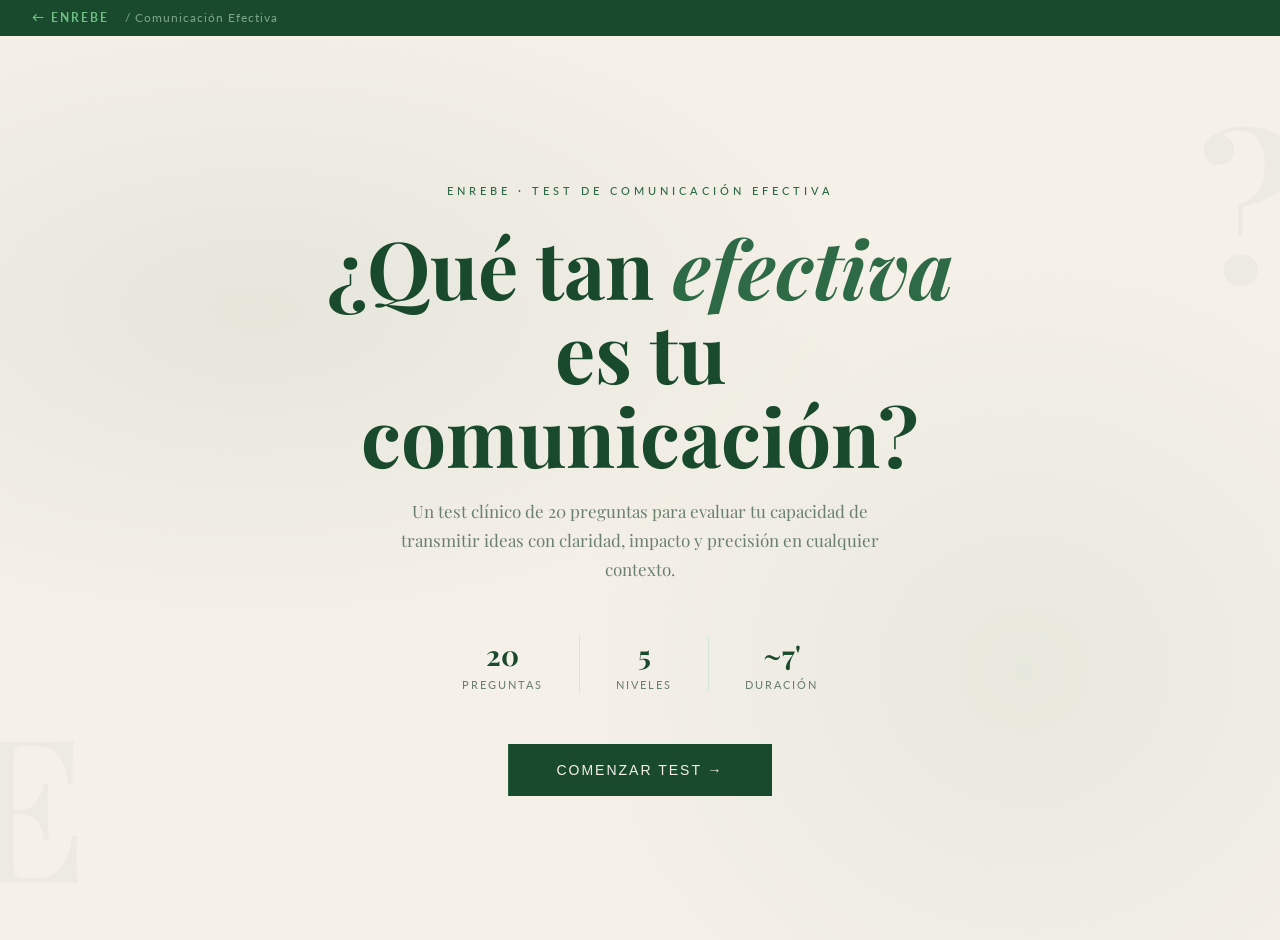
<file: test-comunicacion-efectiva-whatsapp.html>
<!DOCTYPE html>
<html lang="es">
<head>
<meta charset="UTF-8">
<meta name="viewport" content="width=device-width, initial-scale=1.0">
<title>Test de Comunicación Efectiva</title>
<link href="https://fonts.googleapis.com/css2?family=Playfair+Display:ital,wght@0,700;1,400&family=Lato:wght@300;400;700&display=swap" rel="stylesheet">
<style>
    :root {
    --dark-green: #1a4a2e;
    --mid-green:  #2d6a45;
    --light-green:#4a8c63;
    --pale-green: #a8cbb5;
    --leaf-green: #6dbf82;
    --cream:      #f5f0e8;
    --white:      #ffffff;
    --text-dark:  #1a2e1f;
    --mist:       #d4e6da;
    --warm-gray:  #6a7f6e;
    /* aliases for original var names */
    --rust:       #2d6a45;
    --sage:       #4a8c63;
    --gold:       #6dbf82;
    --ink:        #1a4a2e;
  }

  * { margin: 0; padding: 0; box-sizing: border-box; }
  html { scroll-behavior: smooth; }

  body {
    font-family: 'Lato', sans-serif;
    background: var(--cream);
    color: var(--dark-green);
    min-height: 100vh;
  }

  /* ============ HERO ============ */
  #hero {
    min-height: 100vh;
    display: flex;
    flex-direction: column;
    justify-content: center;
    align-items: center;
    padding: 60px 24px;
    position: relative;
    overflow: hidden;
    text-align: center;
  }

  #hero::before {
    content: '';
    position: absolute;
    inset: 0;
    background:
      radial-gradient(ellipse 80% 60% at 20% 30%, rgba(45,106,69,0.08) 0%, transparent 60%),
      radial-gradient(ellipse 60% 80% at 80% 70%, rgba(74,140,99,0.08) 0%, transparent 60%);
  }

  .decoration {
    position: absolute;
    font-family: 'Playfair Display', serif;
    font-size: 200px;
    font-weight: 700;
    color: rgba(45,106,69,0.04);
    pointer-events: none;
    line-height: 1;
    user-select: none;
  }
  .decoration.left { left: -40px; bottom: 40px; }
  .decoration.right { right: -20px; top: 60px; }

  .hero-eyebrow {
    font-family: 'Lato', sans-serif;
    font-size: 11px;
    font-weight: 500;
    letter-spacing: 4px;
    text-transform: uppercase;
    color: var(--mid-green);
    margin-bottom: 28px;
    opacity: 0;
    animation: fadeUp 0.8s 0.2s forwards;
  }

  .hero-title {
    font-family: 'Playfair Display', serif;
    font-size: clamp(42px, 7vw, 80px);
    line-height: 1.05;
    font-weight: 700;
    color: var(--dark-green);
    max-width: 700px;
    margin-bottom: 20px;
    opacity: 0;
    animation: fadeUp 0.8s 0.4s forwards;
  }

  .hero-title em {
    font-style: italic;
    color: var(--mid-green);
  }

  .hero-subtitle {
    font-family: 'Playfair Display', serif;
    font-size: 17px;
    font-weight: 300;
    color: var(--warm-gray);
    max-width: 480px;
    line-height: 1.7;
    margin-bottom: 52px;
    opacity: 0;
    animation: fadeUp 0.8s 0.6s forwards;
  }

  .hero-meta {
    display: flex;
    gap: 36px;
    margin-bottom: 52px;
    opacity: 0;
    animation: fadeUp 0.8s 0.7s forwards;
  }

  .meta-item { text-align: center; }

  .meta-num {
    font-family: 'Playfair Display', serif;
    font-size: 28px;
    font-weight: 700;
    color: var(--dark-green);
    display: block;
  }

  .meta-label {
    font-size: 11px;
    letter-spacing: 2px;
    text-transform: uppercase;
    color: var(--warm-gray);
  }

  .meta-sep {
    width: 1px;
    background: var(--mist);
    align-self: stretch;
  }

  .start-btn {
    font-size: 14px;
    font-weight: 500;
    letter-spacing: 2px;
    text-transform: uppercase;
    color: var(--cream);
    background: var(--dark-green);
    border: none;
    padding: 18px 48px;
    cursor: pointer;
    position: relative;
    overflow: hidden;
    transition: all 0.3s;
    opacity: 0;
    animation: fadeUp 0.8s 0.9s forwards;
  }

  .start-btn::after {
    content: '';
    position: absolute;
    inset: 0;
    background: var(--mid-green);
    transform: translateX(-100%);
    transition: transform 0.4s cubic-bezier(0.4,0,0.2,1);
  }

  .start-btn:hover::after { transform: translateX(0); }
  .start-btn span { position: relative; z-index: 1; }

  /* ============ TEST ============ */
  #test-section {
    display: none;
    min-height: 100vh;
    padding: 0 24px 80px;
  }

  .top-bar {
    position: sticky;
    top: 0;
    background: rgba(247,243,237,0.94);
    backdrop-filter: blur(10px);
    border-bottom: 1px solid var(--mist);
    padding: 16px 40px;
    display: flex;
    align-items: center;
    justify-content: space-between;
    z-index: 10;
    margin: 0 -24px 60px;
  }

  .top-bar-title {
    font-family: 'Playfair Display', serif;
    font-size: 15px;
    font-style: italic;
    color: var(--warm-gray);
  }

  .progress-wrap {
    display: flex;
    align-items: center;
    gap: 14px;
    flex: 1;
    max-width: 340px;
    margin: 0 28px;
  }

  .progress-track {
    flex: 1;
    height: 2px;
    background: var(--mist);
    position: relative;
  }

  .progress-fill {
    position: absolute;
    left: 0; top: 0; bottom: 0;
    background: var(--mid-green);
    transition: width 0.6s cubic-bezier(0.4,0,0.2,1);
  }

  .progress-fill::after {
    content: '';
    position: absolute;
    right: -4px; top: -3px;
    width: 8px; height: 8px;
    border-radius: 50%;
    background: var(--mid-green);
  }

  .progress-text {
    font-size: 12px;
    font-weight: 400;
    color: var(--warm-gray);
    white-space: nowrap;
  }

  .question-container {
    max-width: 740px;
    margin: 0 auto;
  }

  .q-category {
    display: inline-flex;
    align-items: center;
    gap: 10px;
    font-size: 10px;
    letter-spacing: 4px;
    text-transform: uppercase;
    color: var(--mid-green);
    margin-bottom: 24px;
  }

  .q-category::before {
    content: '';
    display: block;
    width: 24px; height: 1px;
    background: var(--mid-green);
  }

  .q-number {
    font-family: 'Playfair Display', serif;
    font-size: 13px;
    color: var(--warm-gray);
    margin-bottom: 16px;
  }

  .q-text {
    font-family: 'Playfair Display', serif;
    font-size: clamp(22px, 3.5vw, 30px);
    font-weight: 400;
    line-height: 1.35;
    color: var(--dark-green);
    margin-bottom: 48px;
    min-height: 80px;
  }

  .intensity-strip {
    display: flex;
    justify-content: space-between;
    margin-bottom: 14px;
    padding: 0 2px;
  }

  .intensity-label {
    font-size: 9px;
    letter-spacing: 2px;
    text-transform: uppercase;
    color: var(--warm-gray);
    opacity: 0.6;
  }

  /* Options */
  .options-grid {
    display: flex;
    flex-direction: column;
    gap: 12px;
    margin-bottom: 48px;
  }

  .option-btn {
    display: flex;
    align-items: center;
    gap: 20px;
    padding: 20px 24px;
    background: white;
    border: 1.5px solid var(--mist);
    cursor: pointer;
    text-align: left;
    transition: all 0.25s;
    position: relative;
    overflow: hidden;
  }

  .option-btn::before {
    content: '';
    position: absolute;
    left: 0; top: 0; bottom: 0;
    width: 0;
    background: var(--mid-green);
    transition: width 0.3s;
  }

  .option-btn:hover {
    border-color: var(--mid-green);
    transform: translateX(4px);
  }

  .option-btn:hover::before { width: 3px; }

  .option-btn.selected {
    border-color: var(--mid-green);
    background: rgba(45,106,69,0.04);
  }

  .option-btn.selected::before { width: 3px; }

  .option-value { display: none; }

  .option-text {
    font-size: 15px;
    font-weight: 400;
    color: var(--dark-green);
    line-height: 1.4;
  }

  /* Nav */
  .nav-buttons {
    display: flex;
    justify-content: space-between;
    align-items: center;
  }

  .nav-btn {
    font-size: 12px;
    font-weight: 500;
    letter-spacing: 2.5px;
    text-transform: uppercase;
    padding: 14px 32px;
    border: 1.5px solid var(--dark-green);
    background: transparent;
    color: var(--dark-green);
    cursor: pointer;
    transition: all 0.25s;
  }

  .nav-btn:hover:not(:disabled) {
    background: var(--dark-green);
    color: var(--cream);
  }

  .nav-btn:disabled { opacity: 0.25; cursor: not-allowed; }

  .nav-btn.primary {
    background: var(--dark-green);
    color: var(--cream);
    border-color: var(--dark-green);
  }

  .nav-btn.primary:hover:not(:disabled) {
    background: var(--mid-green);
    border-color: var(--mid-green);
  }

  .nav-btn.primary:disabled {
    background: var(--mist);
    border-color: var(--mist);
    color: var(--warm-gray);
    opacity: 0.5;
  }

  /* ============ RESULTS ============ */
  #results-section { display: none; }

  .results-hero {
    padding: 80px 24px 60px;
    text-align: center;
    border-bottom: 1px solid var(--mist);
    position: relative;
    overflow: hidden;
  }

  .results-hero::before {
    content: '';
    position: absolute;
    inset: 0;
    background: radial-gradient(ellipse 70% 80% at 50% 50%, rgba(45,106,69,0.06) 0%, transparent 70%);
  }

  .result-eyebrow {
    font-size: 11px;
    letter-spacing: 4px;
    text-transform: uppercase;
    color: var(--mid-green);
    margin-bottom: 24px;
    position: relative;
  }

  .result-level-name {
    font-family: 'Playfair Display', serif;
    font-size: clamp(38px, 6vw, 68px);
    font-weight: 700;
    color: var(--dark-green);
    margin-bottom: 8px;
    position: relative;
  }

  .result-level-name em {
    font-style: italic;
    color: var(--mid-green);
  }

  .score-ring-container {
    position: relative;
    width: 160px;
    height: 160px;
    margin: 40px auto 32px;
  }

  .score-ring-container svg { transform: rotate(-90deg); }

  .score-ring-track { fill: none; stroke: var(--mist); stroke-width: 8; }

  .score-ring-fill {
    fill: none;
    stroke: var(--mid-green);
    stroke-width: 8;
    stroke-linecap: round;
    stroke-dasharray: 427;
    stroke-dashoffset: 427;
    transition: stroke-dashoffset 1.5s cubic-bezier(0.4,0,0.2,1);
  }

  .score-center {
    position: absolute;
    inset: 0;
    display: flex;
    flex-direction: column;
    align-items: center;
    justify-content: center;
  }

  .score-number {
    font-family: 'Playfair Display', serif;
    font-size: 40px;
    font-weight: 700;
    color: var(--dark-green);
    line-height: 1;
  }

  .score-label {
    font-size: 10px;
    letter-spacing: 2px;
    text-transform: uppercase;
    color: var(--warm-gray);
    margin-top: 4px;
  }

  /* Results body */
  .results-content {
    max-width: 760px;
    margin: 0 auto;
    padding: 60px 24px 80px;
  }

  .result-tagline {
    font-family: 'Playfair Display', serif;
    font-size: clamp(20px, 3vw, 26px);
    font-style: italic;
    font-weight: 400;
    color: var(--warm-gray);
    text-align: center;
    margin-bottom: 60px;
    line-height: 1.5;
  }

  .result-block-label {
    font-size: 10px;
    letter-spacing: 4px;
    text-transform: uppercase;
    color: var(--mid-green);
    margin-bottom: 16px;
    display: flex;
    align-items: center;
    gap: 12px;
  }

  .result-block-label::after {
    content: '';
    flex: 1;
    height: 1px;
    background: var(--mist);
  }

  .result-block { margin-bottom: 48px; }

  .result-block p {
    font-size: 16px;
    line-height: 1.8;
    color: var(--dark-green);
    font-weight: 300;
  }

  .result-block strong { font-weight: 500; }

  /* Level range */
  .level-range {
    display: grid;
    grid-template-columns: repeat(5, 1fr);
    gap: 8px;
    margin-bottom: 60px;
  }

  .level-item {
    padding: 16px 10px;
    text-align: center;
    border: 1px solid var(--mist);
    position: relative;
  }

  .level-item.active {
    border-color: var(--mid-green);
    background: rgba(45,106,69,0.04);
  }

  .level-item.active::after {
    content: '▼';
    position: absolute;
    bottom: -20px;
    left: 50%;
    transform: translateX(-50%);
    color: var(--mid-green);
    font-size: 12px;
  }

  .level-item-name {
    font-size: 11px;
    font-weight: 500;
    color: var(--dark-green);
    margin-bottom: 4px;
  }

  .level-item-range {
    font-size: 10px;
    color: var(--warm-gray);
  }

  /* Dimensions */
  .dimensions-grid { display: grid; gap: 20px; margin-bottom: 48px; }

  .dimension-top {
    display: flex;
    justify-content: space-between;
    margin-bottom: 8px;
  }

  .dimension-name { font-size: 13px; font-weight: 500; color: var(--dark-green); }

  .dimension-pct {
    font-family: 'Playfair Display', serif;
    font-size: 14px;
    color: var(--mid-green);
  }

  .dimension-bar { height: 3px; background: var(--mist); }

  .dimension-bar-fill {
    height: 100%;
    background: var(--mid-green);
    transition: width 1.2s cubic-bezier(0.4,0,0.2,1);
    width: 0;
  }

  /* Restart */
  .restart-btn {
    display: block;
    margin: 0 auto;
    font-size: 13px;
    font-weight: 500;
    letter-spacing: 2.5px;
    text-transform: uppercase;
    color: var(--cream);
    background: var(--dark-green);
    border: none;
    padding: 18px 48px;
    cursor: pointer;
    transition: background 0.3s;
  }

  .restart-btn:hover { background: var(--mid-green); }

  @keyframes fadeUp {
    from { opacity: 0; transform: translateY(20px); }
    to { opacity: 1; transform: translateY(0); }
  }

  .fade-in {
    opacity: 0;
    animation: fadeUp 0.5s forwards;
  }

  @media (max-width: 520px) {
    .level-range { grid-template-columns: repeat(3, 1fr); }
    .hero-meta { gap: 20px; }
    .top-bar { padding: 14px 20px; }
    .top-bar-title { display: none; }
  }

  /* WhatsApp Button */
  .wa-btn-wrap { margin: 0 auto 20px; text-align: center; }

  .wa-btn {
    display: inline-flex;
    align-items: center;
    justify-content: center;
    gap: 12px;
    background: #25D366;
    color: white;
    text-decoration: none;
    font-family: 'Lato', sans-serif;
    font-size: 14px;
    font-weight: 600;
    letter-spacing: 0.5px;
    padding: 18px 40px;
    position: relative;
    overflow: hidden;
    transition: background 0.3s;
    border: none;
    cursor: pointer;
  }

  .wa-btn::after {
    content: '';
    position: absolute;
    inset: 0;
    background: #128C7E;
    transform: translateX(-100%);
    transition: transform 0.4s cubic-bezier(0.4,0,0.2,1);
  }

  .wa-btn:hover::after { transform: translateX(0); }
  .wa-btn span, .wa-btn svg { position: relative; z-index: 1; }

  .wa-note {
    font-size: 12px;
    color: var(--warm-gray);
    margin-top: 10px;
    font-weight: 300;
  }

  /* BACK BAR */
  .back-bar {
    position:fixed; top:0; left:0; right:0; z-index:1000;
    background: #1a4a2e;
    padding:.65rem 2rem;
    display:flex; align-items:center; gap:1rem;
  }
  .back-link {
    color:#6dbf82; text-decoration:none;
    font-size:.75rem; letter-spacing:2px; text-transform:uppercase;
    font-weight:700; transition:opacity .2s;
  }
  .back-link:hover { opacity:.7; }
  .back-bar-name { color:#a8cbb5; font-size:.75rem; letter-spacing:1px; opacity:.7; }
</style>
</head>
<body style="padding-top:40px">
<!-- BACK BAR -->
<div class="back-bar">
  <a class="back-link" href="enrebe.html">← ENREBE</a>
  <span class="back-bar-name">/ Comunicación Efectiva</span>
</div>


<!-- HERO -->
<section id="hero">
  <div class="decoration left">E</div>
  <div class="decoration right">?</div>
  <p class="hero-eyebrow">ENREBE · Test de Comunicación Efectiva</p>
  <h1 class="hero-title">¿Qué tan <em>efectiva</em> es tu comunicación?</h1>
  <p class="hero-subtitle">Un test clínico de 20 preguntas para evaluar tu capacidad de transmitir ideas con claridad, impacto y precisión en cualquier contexto.</p>
  <div class="hero-meta">
    <div class="meta-item">
      <span class="meta-num">20</span>
      <span class="meta-label">Preguntas</span>
    </div>
    <div class="meta-sep"></div>
    <div class="meta-item">
      <span class="meta-num">5</span>
      <span class="meta-label">Niveles</span>
    </div>
    <div class="meta-sep"></div>
    <div class="meta-item">
      <span class="meta-num">~7'</span>
      <span class="meta-label">Duración</span>
    </div>
  </div>
  <button class="start-btn" onclick="startTest()"><span>Comenzar test →</span></button>
</section>

<!-- TEST -->
<section id="test-section">
  <div class="top-bar">
    <span class="top-bar-title">Comunicación Efectiva</span>
    <div class="progress-wrap">
      <div class="progress-track">
        <div class="progress-fill" id="progress-fill" style="width:5%"></div>
      </div>
      <span class="progress-text" id="progress-count">1 / 20</span>
    </div>
  </div>

  <div class="question-container">
    <div class="q-category" id="q-category"></div>
    <p class="q-number" id="q-number"></p>
    <h2 class="q-text" id="q-text"></h2>
    <div class="intensity-strip">
      <span class="intensity-label">Nunca / Muy difícil</span>
      <span class="intensity-label">Siempre / Muy fácil</span>
    </div>
    <div class="options-grid" id="options-grid"></div>
    <div class="nav-buttons">
      <button class="nav-btn" id="btn-prev" onclick="prevQuestion()" disabled>← Anterior</button>
      <button class="nav-btn primary" id="btn-next" onclick="nextQuestion()" disabled>Siguiente →</button>
    </div>
  </div>
</section>

<!-- RESULTS -->
<section id="results-section">
  <div class="results-hero">
    <p class="result-eyebrow">Tu perfil de comunicación efectiva</p>
    <h1 class="result-level-name" id="result-title"></h1>
    <div class="score-ring-container">
      <svg width="160" height="160" viewBox="0 0 160 160">
        <circle class="score-ring-track" cx="80" cy="80" r="68"/>
        <circle class="score-ring-fill" id="score-ring" cx="80" cy="80" r="68"/>
      </svg>
      <div class="score-center">
        <span class="score-number" id="score-display">0</span>
        <span class="score-label">puntos</span>
      </div>
    </div>
  </div>

  <div class="results-content">
    <p class="result-tagline" id="result-tagline"></p>

    <div class="result-block-label" style="margin-bottom:24px;">Tu posición en el espectro</div>
    <div class="level-range" id="level-range"></div>
    <br><br>

    <div class="result-block-label" style="margin-bottom:24px;">Dimensiones evaluadas</div>
    <div class="dimensions-grid" id="dimensions-grid"></div>

    <div class="result-block">
      <div class="result-block-label">Análisis reflexivo</div>
      <p id="result-reflection"></p>
    </div>

    <div class="result-block">
      <div class="result-block-label">Tus fortalezas</div>
      <p id="result-strengths"></p>
    </div>

    <div class="result-block">
      <div class="result-block-label">Pasos para crecer</div>
      <p id="result-recommendations"></p>
    </div>

    <!-- WhatsApp Button -->
    <div class="wa-btn-wrap">
      <a id="wa-result-btn" class="wa-btn" href="#" target="_blank" rel="noopener">
        <svg xmlns="http://www.w3.org/2000/svg" width="22" height="22" viewBox="0 0 24 24" fill="white">
          <path d="M17.472 14.382c-.297-.149-1.758-.867-2.03-.967-.273-.099-.471-.148-.67.15-.197.297-.767.966-.94 1.164-.173.199-.347.223-.644.075-.297-.15-1.255-.463-2.39-1.475-.883-.788-1.48-1.761-1.653-2.059-.173-.297-.018-.458.13-.606.134-.133.298-.347.446-.52.149-.174.198-.298.298-.497.099-.198.05-.371-.025-.52-.075-.149-.669-1.612-.916-2.207-.242-.579-.487-.5-.669-.51-.173-.008-.371-.01-.57-.01-.198 0-.52.074-.792.372-.272.297-1.04 1.016-1.04 2.479 0 1.462 1.065 2.875 1.213 3.074.149.198 2.096 3.2 5.077 4.487.709.306 1.262.489 1.694.625.712.227 1.36.195 1.871.118.571-.085 1.758-.719 2.006-1.413.248-.694.248-1.289.173-1.413-.074-.124-.272-.198-.57-.347m-5.421 7.403h-.004a9.87 9.87 0 01-5.031-1.378l-.361-.214-3.741.982.998-3.648-.235-.374a9.86 9.86 0 01-1.51-5.26c.001-5.45 4.436-9.884 9.888-9.884 2.64 0 5.122 1.03 6.988 2.898a9.825 9.825 0 012.893 6.994c-.003 5.45-4.437 9.884-9.885 9.884m8.413-18.297A11.815 11.815 0 0012.05 0C5.495 0 .16 5.335.157 11.892c0 2.096.547 4.142 1.588 5.945L.057 24l6.305-1.654a11.882 11.882 0 005.683 1.448h.005c6.554 0 11.89-5.335 11.893-11.893a11.821 11.821 0 00-3.48-8.413z"/>
        </svg>
        <span>📊 Enviar mi resultado por WhatsApp</span>
      </a>
      <p class="wa-note">Se abrirá WhatsApp con tu resultado listo para enviar</p>
    </div>
    <button class="restart-btn" onclick="restartTest()">Realizar el test de nuevo</button>
  </div>
</section>

<script>
const questions = [
  // 1. Claridad y estructura del mensaje
  { id:1, category:"Claridad y estructura del mensaje",
    text:"Cuando necesitas explicar algo complejo a otra persona, ¿cómo organizas tu mensaje antes de comunicarlo?",
    options:[
      {value:1, text:"Hablo sin estructura previa y confío en que el otro entienda sobre la marcha."},
      {value:2, text:"Tengo una idea vaga de lo que quiero decir pero raramente lo organizo con anticipación."},
      {value:3, text:"A veces me tomo un momento para ordenar las ideas, pero no siempre lo hago."},
      {value:4, text:"Generalmente estructuro el mensaje antes de comunicarlo: inicio, desarrollo y conclusión."},
      {value:5, text:"Siempre adapto la estructura del mensaje al receptor y al objetivo que quiero lograr."}
    ]
  },
  { id:2, category:"Claridad y estructura del mensaje",
    text:"Después de explicar algo, ¿con qué frecuencia verificas que la otra persona realmente entendió lo que quisiste decir?",
    options:[
      {value:1, text:"Casi nunca; asumo que si no preguntan, entendieron."},
      {value:2, text:"Rara vez; solo si noto señales evidentes de confusión."},
      {value:3, text:"A veces pregunto, pero no de forma sistemática."},
      {value:4, text:"Con frecuencia hago preguntas de verificación o pido que me confirmen lo entendido."},
      {value:5, text:"Siempre cierro mis comunicaciones verificando la comprensión y ajustando si hay dudas."}
    ]
  },
  // 2. Escucha activa
  { id:3, category:"Escucha activa",
    text:"Cuando alguien te está hablando, ¿qué tan presente estás realmente en la conversación?",
    options:[
      {value:1, text:"Con frecuencia pienso en lo que voy a responder mientras el otro aún habla."},
      {value:2, text:"Escucho, pero me distraigo con facilidad o pierdo el hilo."},
      {value:3, text:"Me mantengo presente la mayor parte del tiempo, aunque no siempre."},
      {value:4, text:"Escucho activamente y proceso lo que dicen antes de formular mi respuesta."},
      {value:5, text:"Estoy plenamente presente: escucho el contenido, el tono y lo no dicho, y lo integro en mi respuesta."}
    ]
  },
  { id:4, category:"Escucha activa",
    text:"¿Con qué frecuencia parafraseas o reformulas lo que alguien te dijo para asegurarte de haberlo entendido bien?",
    options:[
      {value:1, text:"Nunca; asumo que entendí bien a la primera."},
      {value:2, text:"Raramente; solo en situaciones donde la confusión es obvia."},
      {value:3, text:"A veces lo hago, sobre todo en conversaciones importantes."},
      {value:4, text:"Con frecuencia verifico mi comprensión reformulando lo que escuché."},
      {value:5, text:"Siempre; reformular lo que escucho es parte habitual de cómo me comunico."}
    ]
  },
  // 3. Adaptación al interlocutor
  { id:5, category:"Adaptación al interlocutor",
    text:"Cuando hablas con alguien que tiene un nivel de conocimiento muy diferente al tuyo sobre un tema, ¿cómo adaptas tu comunicación?",
    options:[
      {value:1, text:"No la adapto; hablo de la misma forma independientemente del interlocutor."},
      {value:2, text:"Intento simplificar o complejizar, pero sin mucha conciencia de si funciona."},
      {value:3, text:"Hago ajustes básicos de lenguaje según si percibo que me entienden o no."},
      {value:4, text:"Ajusto vocabulario, ejemplos y profundidad según el perfil de mi interlocutor."},
      {value:5, text:"Personalizo completamente: tono, registro, analogías y ritmo según la persona y el contexto."}
    ]
  },
  { id:6, category:"Adaptación al interlocutor",
    text:"Cuando notas que tu mensaje no está llegando como esperabas, ¿qué haces?",
    options:[
      {value:1, text:"Repito el mismo mensaje en voz más alta o con más insistencia."},
      {value:2, text:"Me frustro y dejo de intentar explicarlo."},
      {value:3, text:"Intento explicarlo de otra forma, aunque no siempre sé cómo."},
      {value:4, text:"Cambio el enfoque: uso otro ejemplo, cambio el canal o reformulo completamente."},
      {value:5, text:"Diagnostico qué parte no funcionó y adapto estratégicamente el mensaje para ese receptor específico."}
    ]
  },
  // 4. Comunicación no verbal
  { id:7, category:"Comunicación no verbal y presencia",
    text:"¿Con qué consciencia manejas tu lenguaje corporal, tono de voz y contacto visual cuando te comunicas?",
    options:[
      {value:1, text:"No suelo pensar en eso; me concentro solo en el contenido de lo que digo."},
      {value:2, text:"Soy consciente de ello solo cuando alguien me lo señala."},
      {value:3, text:"Lo tengo en cuenta en situaciones formales pero no en conversaciones cotidianas."},
      {value:4, text:"Soy bastante consciente de mi presencia física y vocal en la mayoría de contextos."},
      {value:5, text:"Mi lenguaje no verbal es coherente con mi mensaje y lo gestiono de forma deliberada."}
    ]
  },
  { id:8, category:"Comunicación no verbal y presencia",
    text:"Cuando hablas en público o expones ideas ante un grupo, ¿cómo gestionas la atención y el impacto de tu presencia?",
    options:[
      {value:1, text:"Me bloqueo o me pongo muy nervioso/a; la presencia del grupo me inhibe."},
      {value:2, text:"Logro hablar, pero sin mucho control sobre cómo me perciben los demás."},
      {value:3, text:"Me desenvuelvo razonablemente bien, aunque con cierta tensión."},
      {value:4, text:"Gestiono bien la presencia grupal: contacto visual, pausas, voz y postura."},
      {value:5, text:"Adapto mi presencia al grupo: capturoanticipo su atención, manejo el ritmo y genero impacto."}
    ]
  },
  // 5. Comunicación escrita
  { id:9, category:"Comunicación escrita",
    text:"Cuando escribes un correo, informe o mensaje importante, ¿cómo es tu proceso?",
    options:[
      {value:1, text:"Escribo lo que se me ocurre y lo envío sin releer."},
      {value:2, text:"Lo reviso brevemente, pero sin mucho criterio sobre claridad o tono."},
      {value:3, text:"Me aseguro de que sea comprensible, aunque no siempre optimizo el tono o la estructura."},
      {value:4, text:"Cuido la estructura, el tono, la claridad y la extensión antes de enviar."},
      {value:5, text:"Adapto el mensaje al lector, al canal y al objetivo; reviso múltiples veces antes de compartirlo."}
    ]
  },
  { id:10, category:"Comunicación escrita",
    text:"¿Con qué claridad logras transmitir tu posición o propuesta en un texto escrito sin presencia física?",
    options:[
      {value:1, text:"Con frecuencia los mensajes escritos me generan malentendidos o requieren aclaración."},
      {value:2, text:"A veces logro ser claro/a, pero no tengo seguridad sobre cómo se interpreta mi escritura."},
      {value:3, text:"Generalmente me entiendo por escrito, aunque en temas complejos prefiero hablar."},
      {value:4, text:"Me comunico bien por escrito: soy claro/a, directo/a y estructurado/a."},
      {value:5, text:"Mi comunicación escrita es precisa, persuasiva y genera la acción o respuesta que busco."}
    ]
  },
  // 6. Manejo del feedback
  { id:11, category:"Dar y recibir retroalimentación",
    text:"Cuando necesitas dar retroalimentación crítica a alguien, ¿cómo lo haces?",
    options:[
      {value:1, text:"Lo evito para no generar incomodidad o conflicto."},
      {value:2, text:"Lo digo de forma muy indirecta o lo dejo caer sin estructurarlo."},
      {value:3, text:"Lo comunico, pero con dificultad para encontrar el tono o el momento adecuado."},
      {value:4, text:"Doy feedback específico, oportuno y orientado a comportamientos, no a personas."},
      {value:5, text:"Entrego retroalimentación de forma clara, empática y accionable, adaptada al receptor."}
    ]
  },
  { id:12, category:"Dar y recibir retroalimentación",
    text:"Cuando recibes críticas o retroalimentación sobre tu desempeño o ideas, ¿cómo respondes?",
    options:[
      {value:1, text:"Me pongo a la defensiva o lo tomo de forma muy personal."},
      {value:2, text:"Lo proceso con dificultad; me cuesta separar la crítica de mi valor personal."},
      {value:3, text:"Lo escucho, aunque me genera malestar que tarda en procesarse."},
      {value:4, text:"Escucho con apertura, evalúo la validez del feedback y decido qué incorporar."},
      {value:5, text:"Recibo el feedback como información valiosa y lo uso activamente para ajustar mi comunicación."}
    ]
  },
  // 7. Persuasión e influencia
  { id:13, category:"Persuasión e influencia",
    text:"Cuando quieres convencer a alguien de una idea o propuesta, ¿qué estrategia sueles usar?",
    options:[
      {value:1, text:"Repito mi punto hasta que ceda o abandono si no me escuchan."},
      {value:2, text:"Presento mis argumentos de forma lineal sin pensar mucho en cómo recibirá el otro."},
      {value:3, text:"Intento conectar la idea con los intereses del otro, aunque no siempre lo logro."},
      {value:4, text:"Adapto mis argumentos a los valores, intereses y estilo del interlocutor."},
      {value:5, text:"Construyo el caso de forma estratégica: datos, narrativa y conexión emocional según el contexto."}
    ]
  },
  { id:14, category:"Persuasión e influencia",
    text:"¿Con qué facilidad logras que otros comprendan y se alineen con tu punto de vista en conversaciones complejas?",
    options:[
      {value:1, text:"Rara vez; con frecuencia siento que no me escuchan o que mis argumentos no pesan."},
      {value:2, text:"A veces funciona, pero no sé con claridad qué hace que unas veces funcione y otras no."},
      {value:3, text:"Logro alinear a otros cuando el tema no genera mucha resistencia."},
      {value:4, text:"Generalmente consigo generar consenso o comprensión, incluso en temas complejos."},
      {value:5, text:"Soy efectivo/a persuadiendo en contextos difíciles, con resistencia o con múltiples interlocutores."}
    ]
  },
  // 8. Gestión de conversaciones difíciles
  { id:15, category:"Conversaciones difíciles",
    text:"Cuando debes dar malas noticias o comunicar algo que generará reacción emocional, ¿cómo lo abordas?",
    options:[
      {value:1, text:"Lo pospongo indefinidamente o lo delego para no enfrentarlo."},
      {value:2, text:"Lo digo de golpe sin preparación, o lo rodeo tanto que el mensaje se pierde."},
      {value:3, text:"Lo preparo con algo de antelación, aunque no siempre con la estructura adecuada."},
      {value:4, text:"Me preparo con cuidado: contexto, mensaje claro y espacio para la reacción del otro."},
      {value:5, text:"Gestiono conversaciones difíciles con estructura, empatía y claridad, sin distorsionar el mensaje."}
    ]
  },
  { id:16, category:"Conversaciones difíciles",
    text:"Cuando una conversación se carga emocionalmente (discusión, desacuerdo, tensión), ¿cómo reaccionas?",
    options:[
      {value:1, text:"Me desconecto, me voy o dejo de comunicar de forma efectiva."},
      {value:2, text:"Reacciono emocionalmente y pierdo el hilo del mensaje que quería transmitir."},
      {value:3, text:"Me cuesta, pero generalmente logro mantener el hilo con algo de esfuerzo."},
      {value:4, text:"Mantengo la calma y la claridad en el mensaje, incluso cuando la conversación sube de tono."},
      {value:5, text:"Regulo mi estado y el del otro; uso la tensión como información para ajustar la comunicación."}
    ]
  },
  // 9. Comunicación en contextos digitales
  { id:17, category:"Comunicación digital y remota",
    text:"En entornos de trabajo o relación a distancia (videollamadas, chats, emails), ¿cómo evalúas tu efectividad comunicativa?",
    options:[
      {value:1, text:"La comunicación digital me resulta muy difícil; pierdo mucho en la transición del presencial."},
      {value:2, text:"Me defiendo, pero siento que muchos mensajes se pierden o malinterpretan."},
      {value:3, text:"Me comunico razonablemente bien en digital, aunque no con la misma efectividad que en persona."},
      {value:4, text:"Adapto mi comunicación al canal digital con buena efectividad."},
      {value:5, text:"Domino la comunicación digital: sé cuándo usar cada canal y cómo compensar la falta de presencia física."}
    ]
  },
  { id:18, category:"Comunicación digital y remota",
    text:"¿Con qué frecuencia eliges el canal de comunicación más adecuado según el tipo de mensaje que quieres transmitir?",
    options:[
      {value:1, text:"Uso siempre el mismo canal independientemente del contenido o el receptor."},
      {value:2, text:"A veces pienso en ello, pero sin mucha estrategia detrás de la elección."},
      {value:3, text:"Generalmente elijo entre llamada o escrito, aunque no siempre con criterio claro."},
      {value:4, text:"Elijo el canal según la urgencia, la sensibilidad del mensaje y el perfil del receptor."},
      {value:5, text:"Tengo criterios claros para elegir el canal óptimo y lo ajusto según el objetivo de la comunicación."}
    ]
  },
  // 10. Síntesis y concisión
  { id:19, category:"Síntesis y concisión",
    text:"¿Con qué facilidad logras transmitir una idea compleja de forma breve y clara cuando el tiempo o la atención son limitados?",
    options:[
      {value:1, text:"Me cuesta mucho sintetizar; tiendo a dar demasiado contexto o a extenderme sin necesidad."},
      {value:2, text:"Puedo resumir, pero pierdo matices importantes o dejo la idea incompleta."},
      {value:3, text:"En general logro ser conciso/a, aunque en temas complejos me cuesta encontrar el balance."},
      {value:4, text:"Puedo sintetizar ideas complejas sin perder el mensaje central."},
      {value:5, text:"Soy capaz de entregar el mensaje clave en el tiempo y espacio disponibles, con máximo impacto."}
    ]
  },
  { id:20, category:"Síntesis y concisión",
    text:"Cuando alguien te pide que expliques algo en pocas palabras, ¿qué ocurre?",
    options:[
      {value:1, text:"Me resulta casi imposible; necesito mucho espacio para explicar bien."},
      {value:2, text:"Lo intento pero el resultado suele ser confuso o incompleto."},
      {value:3, text:"Logro resumir de forma aceptable, aunque no siempre con la precisión que quisiera."},
      {value:4, text:"Puedo construir una síntesis clara y útil en poco tiempo."},
      {value:5, text:"Disfruto el reto de sintetizar; la concisión es una de mis fortalezas comunicativas."}
    ]
  }
];

const levels = [
  {
    name:"Comunicación Básica", range:"20–39", min:20, max:39,
    tagline:"Tu mensaje existe. El siguiente paso es asegurarte de que llegue.",
    reflection:`Tu perfil comunicativo revela una <strong>brecha significativa entre lo que quieres transmitir y lo que realmente llega al otro</strong>. En este nivel, la comunicación ocurre, pero sin mucha intención estructurada: el mensaje tiende a ser reactivo, poco adaptado al interlocutor y escasamente verificado. Esto no es necesariamente falta de inteligencia o capacidad — con frecuencia es resultado de no haber recibido formación en comunicación efectiva, o de operar en entornos donde esta habilidad nunca fue exigida de forma explícita. El costo suele ser invisible al principio: malentendidos, decisiones lentas, relaciones de trabajo tensas o mensajes que se pierden.`,
    strengths:`Tienes <strong>voluntad de comunicarte</strong> — y eso ya es un punto de partida. También es probable que en contextos de mucha confianza, tu comunicación sea más fluida y efectiva, lo que muestra que el potencial está ahí. Quizás también tengas <strong>fortalezas en canales específicos</strong> (oral o escrito) que puedes aprovechar como base.`,
    recommendations:`El primer paso es desarrollar el hábito de <strong>estructurar el mensaje antes de comunicarlo</strong>: qué quiero transmitir, a quién, con qué objetivo y en qué formato. Practica la verificación de comprensión —preguntar al final "¿quedó claro lo que quise decir?"— como rutina básica. Considera formación específica en comunicación efectiva: es una habilidad que se aprende y mejora sustancialmente con práctica deliberada.`
  },
  {
    name:"Comunicación en Desarrollo", range:"40–59", min:40, max:59,
    tagline:"Tienes las bases. Ahora se trata de hacerlo consistente.",
    reflection:`Estás desarrollando una comunicación efectiva con <strong>resultados variables según el contexto</strong>. En situaciones familiares o de baja complejidad, tu comunicación funciona bien. Pero en contextos de alta presión, audiencias diversas o mensajes complejos, la efectividad disminuye. La inconsistencia es tu principal desafío: a veces el mensaje llega con claridad, otras veces genera confusión o requiere múltiples aclaraciones. Esto sugiere que tienes herramientas comunicativas, pero aún no están plenamente integradas como hábito.`,
    strengths:`Tienes <strong>consciencia de cuándo tu comunicación no funcionó</strong>, lo que ya te coloca por delante de muchas personas. También muestras capacidad de <strong>escucha activa en contextos donde te sientes cómodo/a</strong> y una disposición genuina a mejorar. Tu comunicación escrita o verbal (generalmente una de las dos) probablemente esté más desarrollada que la otra.`,
    recommendations:`Trabaja en la <strong>sistematización</strong>: elige dos o tres hábitos de comunicación efectiva y practícalos de forma deliberada durante 30 días (estructurar antes de hablar, verificar comprensión, adaptar el canal). También es útil <strong>grabarte o pedir feedback</strong> después de comunicaciones importantes para identificar patrones específicos de mejora. La consistencia es la brecha que separa este nivel del siguiente.`
  },
  {
    name:"Comunicación Competente", range:"60–74", min:60, max:74,
    tagline:"Te comunicas bien. El reto es hacerlo con excelencia bajo presión.",
    reflection:`Tienes una comunicación <strong>sólida y funcional</strong> en la mayoría de contextos. Las personas que te rodean generalmente te entienden, confían en tu criterio comunicativo y te buscan cuando hay que transmitir algo importante. Sin embargo, en situaciones de alta complejidad —conversaciones difíciles, audiencias muy diversas, mensajes de alto impacto o entornos de mucha presión— tu efectividad puede fluctuar. La diferencia entre este nivel y el siguiente no es de habilidad técnica, sino de <strong>consistencia bajo condiciones desafiantes y adaptación estratégica avanzada</strong>.`,
    strengths:`Sabes estructurar un mensaje, escuchas activamente y adaptas tu comunicación con relativa soltura. Probablemente seas percibido/a como alguien <strong>claro/a, directo/a y confiable</strong> en tus comunicaciones. También tienes buena conciencia sobre cuándo algo no funcionó y la capacidad de ajustarlo.`,
    recommendations:`Tu crecimiento está en los <strong>escenarios de alta complejidad</strong>: busca deliberadamente oportunidades de hablar ante grupos grandes, dar feedback difícil o comunicar en situaciones de conflicto. Trabaja también en <strong>la dimensión estratégica</strong>: no solo cómo decirlo, sino cuándo, a quién primero y qué efecto buscas en el sistema relacional más amplio. La persuasión y la influencia en contextos difíciles son tus próximas fronteras.`
  },
  {
    name:"Alta Comunicación Efectiva", range:"75–89", min:75, max:89,
    tagline:"Tu comunicación es un activo estratégico. Lo sabes usar.",
    reflection:`Tienes una comunicación <strong>consistentemente efectiva, adaptable y orientada al impacto</strong>. Adaptas el mensaje al interlocutor, manejas conversaciones difíciles con aplomo, escuchas con intención y sabes construir consenso. Las personas en este nivel son frecuentemente identificadas como <strong>comunicadores de referencia</strong> en sus entornos: los que explican lo que nadie podía explicar, los que desatascaban conversaciones bloqueadas o los que lograban alinear grupos diversos. Tu comunicación no solo informa — influye.`,
    strengths:`Tienes dominio de múltiples dimensiones comunicativas: oral, escrita, no verbal y digital. Tu capacidad de <strong>leer al interlocutor y ajustarte en tiempo real</strong> es especialmente valiosa. También eres capaz de gestionar la carga emocional de una conversación sin perder el hilo del mensaje, lo que te permite operar con efectividad en entornos de alta tensión.`,
    recommendations:`En este nivel, el crecimiento está en la <strong>comunicación sistémica</strong>: cómo tu comunicación impacta no solo al interlocutor inmediato sino a los sistemas relacionales y organizacionales en los que operas. Trabaja en la <strong>comunicación de liderazgo</strong>: cómo inspirar, alinear narrativas y sostener conversaciones culturales de largo plazo. También vale revisar si hay canales o contextos específicos donde tu efectividad baja — probablemente sean pocos, pero ahí está la siguiente mejora.`
  },
  {
    name:"Comunicación Excepcional", range:"90–100", min:90, max:100,
    tagline:"Comunicar bien es pensar bien. Tú dominas ambas cosas.",
    reflection:`Tu comunicación representa <strong>una integración completa de habilidades técnicas, presencia, inteligencia emocional y estrategia</strong>. No solo transmites mensajes — construyes comprensión, generas movimiento y creas condiciones para que los demás también se comuniquen mejor. Las personas en este nivel tienen la rara capacidad de hacer que lo complejo parezca simple, de mantener la claridad bajo presión y de adaptar su comunicación a cualquier audiencia, canal o contexto con naturalidad y precisión. La comunicación, para ti, es <strong>una forma de pensamiento y de liderazgo</strong>.`,
    strengths:`Tienes dominio técnico (estructura, claridad, concisión), presencia comunicativa (lenguaje no verbal, tono, ritmo), inteligencia relacional (adaptación, empatía, escucha) y estrategia (persuasión, influencia, elección de canal y momento). La combinación de estas cuatro dimensiones es lo que hace que tu comunicación sea verdaderamente excepcional.`,
    recommendations:`Tu crecimiento ahora es de <strong>segundo orden</strong>: cómo usar tu capacidad comunicativa para desarrollar la de otros. Considera roles de mentoría, facilitación o liderazgo comunicacional en tu entorno. También es valioso explorar <strong>contextos radicalmente nuevos</strong> (culturas diferentes, audiencias muy distintas, formatos que no dominas) para mantener el músculo de la adaptación activo. La excelencia comunicativa, sin desafíos, puede volverse rutina.`
  }
];

let currentQuestion = 0;
let answers = new Array(20).fill(null);

// Fisher-Yates shuffle
function shuffle(arr) {
  const a = [...arr];
  for (let i = a.length - 1; i > 0; i--) {
    const j = Math.floor(Math.random() * (i + 1));
    [a[i], a[j]] = [a[j], a[i]];
  }
  return a;
}

// Pre-shuffle: questions order + options order (once per session)
const shuffledQuestions = shuffle(questions);
const shuffledOptions = shuffledQuestions.map(q => shuffle(q.options));

function startTest() {
  document.getElementById('hero').style.display = 'none';
  document.getElementById('test-section').style.display = 'block';
  renderQuestion();
}

function renderQuestion() {
  const q = shuffledQuestions[currentQuestion];
  document.getElementById('q-category').textContent = q.category;
  document.getElementById('q-number').textContent = `Pregunta ${currentQuestion + 1} de 20`;
  document.getElementById('q-text').textContent = q.text;

  const grid = document.getElementById('options-grid');
  grid.innerHTML = '';
  shuffledOptions[currentQuestion].forEach((opt, i) => {
    const btn = document.createElement('button');
    btn.className = 'option-btn fade-in' + (answers[currentQuestion] === opt.value ? ' selected' : '');
    btn.style.animationDelay = `${i * 0.07}s`;
    btn.dataset.value = opt.value;
    btn.innerHTML = `<span class="option-value">${opt.value}</span><span class="option-text">${opt.text}</span>`;
    btn.onclick = () => selectOption(opt.value);
    grid.appendChild(btn);
  });

  const pct = ((currentQuestion + 1) / 20) * 100;
  document.getElementById('progress-fill').style.width = pct + '%';
  document.getElementById('progress-count').textContent = `${currentQuestion + 1} / 20`;
  document.getElementById('btn-prev').disabled = currentQuestion === 0;
  const nb = document.getElementById('btn-next');
  nb.disabled = answers[currentQuestion] === null;
  nb.textContent = currentQuestion === 19 ? 'Ver resultados →' : 'Siguiente →';
  window.scrollTo({ top: 0, behavior: 'smooth' });
}

function selectOption(value) {
  answers[currentQuestion] = value;
  document.querySelectorAll('.option-btn').forEach(btn => {
    btn.classList.toggle('selected', parseInt(btn.dataset.value) === value);
  });
  document.getElementById('btn-next').disabled = false;
}

function nextQuestion() {
  if (answers[currentQuestion] === null) return;
  if (currentQuestion < 19) { currentQuestion++; renderQuestion(); }
  else showResults();
}

function prevQuestion() {
  if (currentQuestion > 0) { currentQuestion--; renderQuestion(); }
}

function showResults() {
  document.getElementById('test-section').style.display = 'none';
  document.getElementById('results-section').style.display = 'block';

  const total = answers.reduce((s, v) => s + (v || 0), 0);
  const level = levels.find(l => total >= l.min && total <= l.max) || levels[4];

  document.getElementById('result-title').innerHTML = level.name.replace(/(\w+)$/, '<em>$1</em>');
  document.getElementById('score-display').textContent = total;
  document.getElementById('result-tagline').textContent = level.tagline;

  setTimeout(() => {
    const circ = 427;
    document.getElementById('score-ring').style.strokeDashoffset = circ - circ * ((total - 20) / 80);
  }, 300);

  document.getElementById('level-range').innerHTML = levels.map(l =>
    `<div class="level-item ${l.min === level.min ? 'active' : ''}">
      <div class="level-item-name">${l.name.split(' ').slice(-1)[0]}</div>
      <div class="level-item-range">${l.range}</div>
    </div>`
  ).join('');

  // Dimensions — use original questions array for correct id mapping
  const cats = [...new Set(questions.map(q => q.category))];
  document.getElementById('dimensions-grid').innerHTML = cats.map(cat => {
    const qs = questions.filter(q => q.category === cat);
    const pct = Math.round((qs.reduce((s, q) => s + (answers[shuffledQuestions.findIndex(sq => sq.id === q.id)] || 0), 0) / (qs.length * 5)) * 100);
    return `<div class="dimension-item">
      <div class="dimension-top"><span class="dimension-name">${cat}</span><span class="dimension-pct">${pct}%</span></div>
      <div class="dimension-bar"><div class="dimension-bar-fill" data-pct="${pct}"></div></div>
    </div>`;
  }).join('');

  setTimeout(() => {
    document.querySelectorAll('.dimension-bar-fill').forEach(el => { el.style.width = el.dataset.pct + '%'; });
  }, 500);

  document.getElementById('result-reflection').innerHTML = level.reflection;
  document.getElementById('result-strengths').innerHTML = level.strengths;
  document.getElementById('result-recommendations').innerHTML = level.recommendations;

  // WhatsApp button — destino: +584167036104
  const dimLines = cats.map(cat => {
    const qs = questions.filter(q => q.category === cat);
    const pct = Math.round((qs.reduce((s, q) => s + (answers[shuffledQuestions.findIndex(sq => sq.id === q.id)] || 0), 0) / (qs.length * 5)) * 100);
    return `  • ${cat}: ${pct}%`;
  }).join('%0A');

  const fecha = new Date().toLocaleDateString('es-ES', { day:'2-digit', month:'2-digit', year:'numeric' });
  const msg = [
    `📊 *Resultado del Test de Comunicación Efectiva*`,
    ``,
    `🏷️ *Nivel:* ${level.name}`,
    `🎯 *Puntaje:* ${total} / 100`,
    `📅 *Fecha:* ${fecha}`,
    ``,
    `📌 *"${level.tagline}"*`,
    ``,
    `📈 *Puntuación por dimensión:*`,
    dimLines,
    ``,
    `Test realizado por ENREBE`
  ].join('%0A');

  document.getElementById('wa-result-btn').href = `https://wa.me/584167036104?text=${msg}`;

  window.scrollTo({ top: 0, behavior: 'smooth' });
}

function restartTest() {
  currentQuestion = 0;
  answers = new Array(20).fill(null);
  document.getElementById('results-section').style.display = 'none';
  document.getElementById('hero').style.display = 'flex';
  window.scrollTo({ top: 0, behavior: 'smooth' });
}
</script>
</body>
</html>
</file>
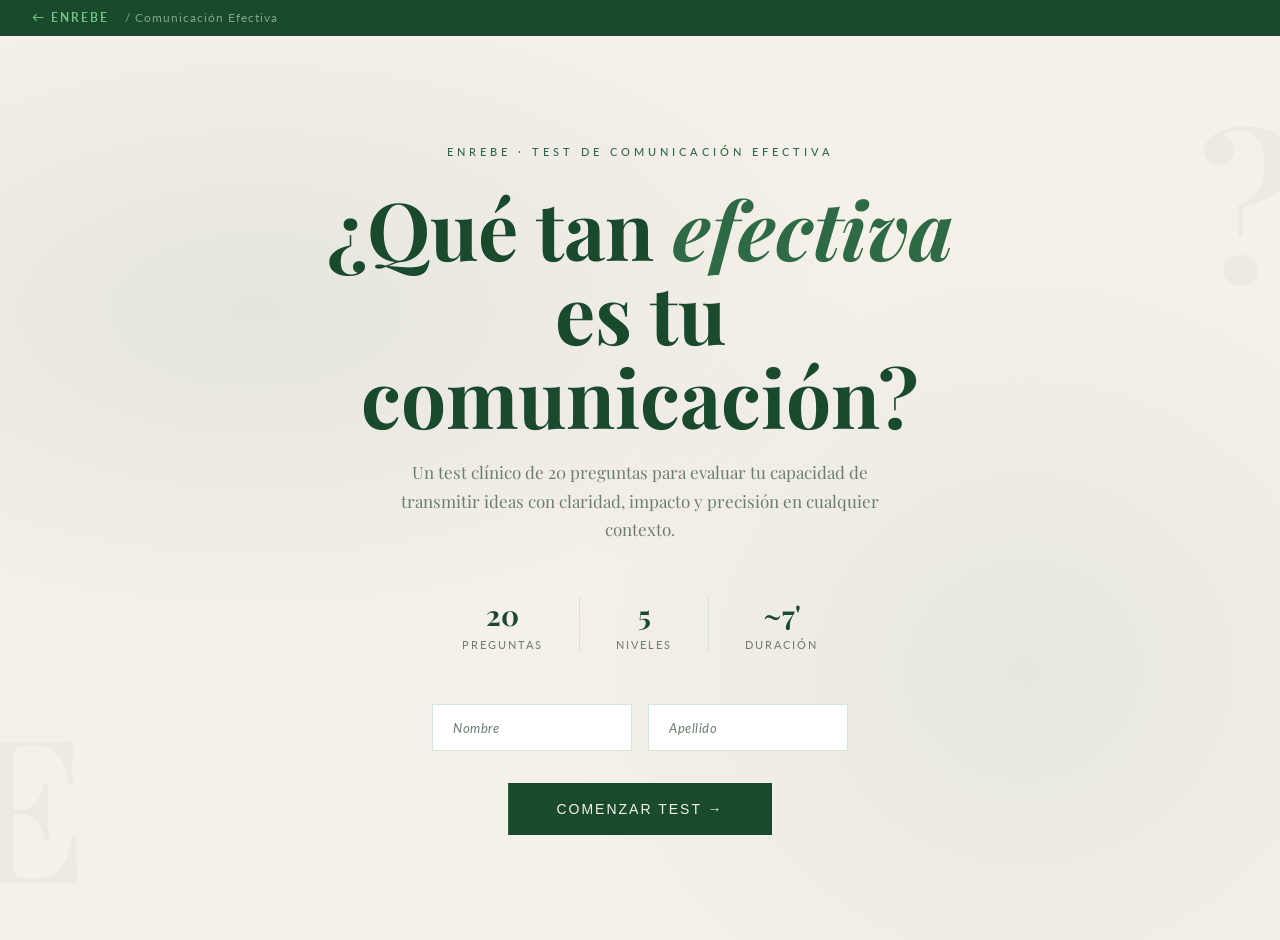
<file: test-efectiva.html>
<!DOCTYPE html>
<html lang="es">
<head>
<meta charset="UTF-8">
<meta name="viewport" content="width=device-width, initial-scale=1.0">
<title>Test de Comunicación Efectiva</title>
<link href="https://fonts.googleapis.com/css2?family=Playfair+Display:ital,wght@0,700;1,400&family=Lato:wght@300;400;700&display=swap" rel="stylesheet">
<style>
    :root {
    --dark-green: #1a4a2e;
    --mid-green:  #2d6a45;
    --light-green:#4a8c63;
    --pale-green: #a8cbb5;
    --leaf-green: #6dbf82;
    --cream:      #f5f0e8;
    --white:      #ffffff;
    --text-dark:  #1a2e1f;
    --mist:       #d4e6da;
    --warm-gray:  #6a7f6e;
    /* aliases for original var names */
    --rust:       #2d6a45;
    --sage:       #4a8c63;
    --gold:       #6dbf82;
    --ink:        #1a4a2e;
  }

  * { margin: 0; padding: 0; box-sizing: border-box; }
  html { scroll-behavior: smooth; }

  body {
    font-family: 'Lato', sans-serif;
    background: var(--cream);
    color: var(--dark-green);
    min-height: 100vh;
  }

  /* ============ HERO ============ */
  #hero {
    min-height: 100vh;
    display: flex;
    flex-direction: column;
    justify-content: center;
    align-items: center;
    padding: 60px 24px;
    position: relative;
    overflow: hidden;
    text-align: center;
  }

  #hero::before {
    content: '';
    position: absolute;
    inset: 0;
    background:
      radial-gradient(ellipse 80% 60% at 20% 30%, rgba(45,106,69,0.08) 0%, transparent 60%),
      radial-gradient(ellipse 60% 80% at 80% 70%, rgba(74,140,99,0.08) 0%, transparent 60%);
  }

  .decoration {
    position: absolute;
    font-family: 'Playfair Display', serif;
    font-size: 200px;
    font-weight: 700;
    color: rgba(45,106,69,0.04);
    pointer-events: none;
    line-height: 1;
    user-select: none;
  }
  .decoration.left { left: -40px; bottom: 40px; }
  .decoration.right { right: -20px; top: 60px; }

  .hero-eyebrow {
    font-family: 'Lato', sans-serif;
    font-size: 11px;
    font-weight: 500;
    letter-spacing: 4px;
    text-transform: uppercase;
    color: var(--mid-green);
    margin-bottom: 28px;
    opacity: 0;
    animation: fadeUp 0.8s 0.2s forwards;
  }

  .hero-title {
    font-family: 'Playfair Display', serif;
    font-size: clamp(42px, 7vw, 80px);
    line-height: 1.05;
    font-weight: 700;
    color: var(--dark-green);
    max-width: 700px;
    margin-bottom: 20px;
    opacity: 0;
    animation: fadeUp 0.8s 0.4s forwards;
  }

  .hero-title em {
    font-style: italic;
    color: var(--mid-green);
  }

  .hero-subtitle {
    font-family: 'Playfair Display', serif;
    font-size: 17px;
    font-weight: 300;
    color: var(--warm-gray);
    max-width: 480px;
    line-height: 1.7;
    margin-bottom: 52px;
    opacity: 0;
    animation: fadeUp 0.8s 0.6s forwards;
  }

  .hero-meta {
    display: flex;
    gap: 36px;
    margin-bottom: 52px;
    opacity: 0;
    animation: fadeUp 0.8s 0.7s forwards;
  }

  .meta-item { text-align: center; }

  .meta-num {
    font-family: 'Playfair Display', serif;
    font-size: 28px;
    font-weight: 700;
    color: var(--dark-green);
    display: block;
  }

  .meta-label {
    font-size: 11px;
    letter-spacing: 2px;
    text-transform: uppercase;
    color: var(--warm-gray);
  }

  .meta-sep {
    width: 1px;
    background: var(--mist);
    align-self: stretch;
  }

  .start-btn {
    font-size: 14px;
    font-weight: 500;
    letter-spacing: 2px;
    text-transform: uppercase;
    color: var(--cream);
    background: var(--dark-green);
    border: none;
    padding: 18px 48px;
    cursor: pointer;
    position: relative;
    overflow: hidden;
    transition: all 0.3s;
    opacity: 0;
    animation: fadeUp 0.8s 0.9s forwards;
  }

  /* Name input fields */
  .name-fields {
    display: flex;
    gap: 16px;
    margin-bottom: 32px;
    opacity: 0;
    animation: fadeUp 0.8s 0.8s forwards;
    flex-wrap: wrap;
    justify-content: center;
  }

  .name-input {
    font-family: 'Lato', sans-serif;
    font-size: 14px;
    font-weight: 400;
    color: var(--dark-green);
    background: var(--white);
    border: 1.5px solid var(--mist);
    padding: 14px 20px;
    outline: none;
    transition: border-color 0.25s;
    width: 200px;
    letter-spacing: 0.5px;
  }

  .name-input::placeholder {
    color: var(--warm-gray);
    font-style: italic;
    font-size: 13px;
  }

  .name-input:focus {
    border-color: var(--mid-green);
  }

  .result-person-name {
    font-family: 'Lato', sans-serif;
    font-size: 13px;
    letter-spacing: 3px;
    text-transform: uppercase;
    color: var(--warm-gray);
    margin-bottom: 16px;
  }

  .start-btn::after {
    content: '';
    position: absolute;
    inset: 0;
    background: var(--mid-green);
    transform: translateX(-100%);
    transition: transform 0.4s cubic-bezier(0.4,0,0.2,1);
  }

  .start-btn:hover::after { transform: translateX(0); }
  .start-btn span { position: relative; z-index: 1; }

  /* ============ TEST ============ */
  #test-section {
    display: none;
    min-height: 100vh;
    padding: 0 24px 80px;
  }

  .top-bar {
    position: sticky;
    top: 0;
    background: rgba(247,243,237,0.94);
    backdrop-filter: blur(10px);
    border-bottom: 1px solid var(--mist);
    padding: 16px 40px;
    display: flex;
    align-items: center;
    justify-content: space-between;
    z-index: 10;
    margin: 0 -24px 60px;
  }

  .top-bar-title {
    font-family: 'Playfair Display', serif;
    font-size: 15px;
    font-style: italic;
    color: var(--warm-gray);
  }

  .progress-wrap {
    display: flex;
    align-items: center;
    gap: 14px;
    flex: 1;
    max-width: 340px;
    margin: 0 28px;
  }

  .progress-track {
    flex: 1;
    height: 2px;
    background: var(--mist);
    position: relative;
  }

  .progress-fill {
    position: absolute;
    left: 0; top: 0; bottom: 0;
    background: var(--mid-green);
    transition: width 0.6s cubic-bezier(0.4,0,0.2,1);
  }

  .progress-fill::after {
    content: '';
    position: absolute;
    right: -4px; top: -3px;
    width: 8px; height: 8px;
    border-radius: 50%;
    background: var(--mid-green);
  }

  .progress-text {
    font-size: 12px;
    font-weight: 400;
    color: var(--warm-gray);
    white-space: nowrap;
  }

  .question-container {
    max-width: 740px;
    margin: 0 auto;
  }

  .q-category {
    display: inline-flex;
    align-items: center;
    gap: 10px;
    font-size: 10px;
    letter-spacing: 4px;
    text-transform: uppercase;
    color: var(--mid-green);
    margin-bottom: 24px;
  }

  .q-category::before {
    content: '';
    display: block;
    width: 24px; height: 1px;
    background: var(--mid-green);
  }

  .q-number {
    font-family: 'Playfair Display', serif;
    font-size: 13px;
    color: var(--warm-gray);
    margin-bottom: 16px;
  }

  .q-text {
    font-family: 'Playfair Display', serif;
    font-size: clamp(22px, 3.5vw, 30px);
    font-weight: 400;
    line-height: 1.35;
    color: var(--dark-green);
    margin-bottom: 48px;
    min-height: 80px;
  }

  .intensity-strip {
    display: flex;
    justify-content: space-between;
    margin-bottom: 14px;
    padding: 0 2px;
  }

  .intensity-label {
    font-size: 9px;
    letter-spacing: 2px;
    text-transform: uppercase;
    color: var(--warm-gray);
    opacity: 0.6;
  }

  /* Options */
  .options-grid {
    display: flex;
    flex-direction: column;
    gap: 12px;
    margin-bottom: 48px;
  }

  .option-btn {
    display: flex;
    align-items: center;
    gap: 20px;
    padding: 20px 24px;
    background: white;
    border: 1.5px solid var(--mist);
    cursor: pointer;
    text-align: left;
    transition: all 0.25s;
    position: relative;
    overflow: hidden;
  }

  .option-btn::before {
    content: '';
    position: absolute;
    left: 0; top: 0; bottom: 0;
    width: 0;
    background: var(--mid-green);
    transition: width 0.3s;
  }

  .option-btn:hover {
    border-color: var(--mid-green);
    transform: translateX(4px);
  }

  .option-btn:hover::before { width: 3px; }

  .option-btn.selected {
    border-color: var(--mid-green);
    background: rgba(45,106,69,0.04);
  }

  .option-btn.selected::before { width: 3px; }

  .option-value { display: none; }

  .option-text {
    font-size: 15px;
    font-weight: 400;
    color: var(--dark-green);
    line-height: 1.4;
  }

  /* Nav */
  .nav-buttons {
    display: flex;
    justify-content: space-between;
    align-items: center;
  }

  .nav-btn {
    font-size: 12px;
    font-weight: 500;
    letter-spacing: 2.5px;
    text-transform: uppercase;
    padding: 14px 32px;
    border: 1.5px solid var(--dark-green);
    background: transparent;
    color: var(--dark-green);
    cursor: pointer;
    transition: all 0.25s;
  }

  .nav-btn:hover:not(:disabled) {
    background: var(--dark-green);
    color: var(--cream);
  }

  .nav-btn:disabled { opacity: 0.25; cursor: not-allowed; }

  .nav-btn.primary {
    background: var(--dark-green);
    color: var(--cream);
    border-color: var(--dark-green);
  }

  .nav-btn.primary:hover:not(:disabled) {
    background: var(--mid-green);
    border-color: var(--mid-green);
  }

  .nav-btn.primary:disabled {
    background: var(--mist);
    border-color: var(--mist);
    color: var(--warm-gray);
    opacity: 0.5;
  }

  /* ============ RESULTS ============ */
  #results-section { display: none; }

  .results-hero {
    padding: 80px 24px 60px;
    text-align: center;
    border-bottom: 1px solid var(--mist);
    position: relative;
    overflow: hidden;
  }

  .results-hero::before {
    content: '';
    position: absolute;
    inset: 0;
    background: radial-gradient(ellipse 70% 80% at 50% 50%, rgba(45,106,69,0.06) 0%, transparent 70%);
  }

  .result-eyebrow {
    font-size: 11px;
    letter-spacing: 4px;
    text-transform: uppercase;
    color: var(--mid-green);
    margin-bottom: 24px;
    position: relative;
  }

  .result-level-name {
    font-family: 'Playfair Display', serif;
    font-size: clamp(38px, 6vw, 68px);
    font-weight: 700;
    color: var(--dark-green);
    margin-bottom: 8px;
    position: relative;
  }

  .result-level-name em {
    font-style: italic;
    color: var(--mid-green);
  }

  .score-ring-container {
    position: relative;
    width: 160px;
    height: 160px;
    margin: 40px auto 32px;
  }

  .score-ring-container svg { transform: rotate(-90deg); }

  .score-ring-track { fill: none; stroke: var(--mist); stroke-width: 8; }

  .score-ring-fill {
    fill: none;
    stroke: var(--mid-green);
    stroke-width: 8;
    stroke-linecap: round;
    stroke-dasharray: 427;
    stroke-dashoffset: 427;
    transition: stroke-dashoffset 1.5s cubic-bezier(0.4,0,0.2,1);
  }

  .score-center {
    position: absolute;
    inset: 0;
    display: flex;
    flex-direction: column;
    align-items: center;
    justify-content: center;
  }

  .score-number {
    font-family: 'Playfair Display', serif;
    font-size: 40px;
    font-weight: 700;
    color: var(--dark-green);
    line-height: 1;
  }

  .score-label {
    font-size: 10px;
    letter-spacing: 2px;
    text-transform: uppercase;
    color: var(--warm-gray);
    margin-top: 4px;
  }

  /* Results body */
  .results-content {
    max-width: 760px;
    margin: 0 auto;
    padding: 60px 24px 80px;
  }

  .result-tagline {
    font-family: 'Playfair Display', serif;
    font-size: clamp(20px, 3vw, 26px);
    font-style: italic;
    font-weight: 400;
    color: var(--warm-gray);
    text-align: center;
    margin-bottom: 60px;
    line-height: 1.5;
  }

  .result-block-label {
    font-size: 10px;
    letter-spacing: 4px;
    text-transform: uppercase;
    color: var(--mid-green);
    margin-bottom: 16px;
    display: flex;
    align-items: center;
    gap: 12px;
  }

  .result-block-label::after {
    content: '';
    flex: 1;
    height: 1px;
    background: var(--mist);
  }

  .result-block { margin-bottom: 48px; }

  .result-block p {
    font-size: 16px;
    line-height: 1.8;
    color: var(--dark-green);
    font-weight: 300;
  }

  .result-block strong { font-weight: 500; }

  /* Level range */
  .level-range {
    display: grid;
    grid-template-columns: repeat(5, 1fr);
    gap: 8px;
    margin-bottom: 60px;
  }

  .level-item {
    padding: 16px 10px;
    text-align: center;
    border: 1px solid var(--mist);
    position: relative;
  }

  .level-item.active {
    border-color: var(--mid-green);
    background: rgba(45,106,69,0.04);
  }

  .level-item.active::after {
    content: '▼';
    position: absolute;
    bottom: -20px;
    left: 50%;
    transform: translateX(-50%);
    color: var(--mid-green);
    font-size: 12px;
  }

  .level-item-name {
    font-size: 11px;
    font-weight: 500;
    color: var(--dark-green);
    margin-bottom: 4px;
  }

  .level-item-range {
    font-size: 10px;
    color: var(--warm-gray);
  }

  /* Dimensions */
  .dimensions-grid { display: grid; gap: 20px; margin-bottom: 48px; }

  .dimension-top {
    display: flex;
    justify-content: space-between;
    margin-bottom: 8px;
  }

  .dimension-name { font-size: 13px; font-weight: 500; color: var(--dark-green); }

  .dimension-pct {
    font-family: 'Playfair Display', serif;
    font-size: 14px;
    color: var(--mid-green);
  }

  .dimension-bar { height: 3px; background: var(--mist); }

  .dimension-bar-fill {
    height: 100%;
    background: var(--mid-green);
    transition: width 1.2s cubic-bezier(0.4,0,0.2,1);
    width: 0;
  }

  /* Restart */
  .restart-btn {
    display: block;
    margin: 0 auto;
    font-size: 13px;
    font-weight: 500;
    letter-spacing: 2.5px;
    text-transform: uppercase;
    color: var(--cream);
    background: var(--dark-green);
    border: none;
    padding: 18px 48px;
    cursor: pointer;
    transition: background 0.3s;
  }

  .restart-btn:hover { background: var(--mid-green); }

  @keyframes fadeUp {
    from { opacity: 0; transform: translateY(20px); }
    to { opacity: 1; transform: translateY(0); }
  }

  .fade-in {
    opacity: 0;
    animation: fadeUp 0.5s forwards;
  }

  @media (max-width: 520px) {
    .level-range { grid-template-columns: repeat(3, 1fr); }
    .hero-meta { gap: 20px; }
    .top-bar { padding: 14px 20px; }
    .top-bar-title { display: none; }
  }

  /* WhatsApp Button */
  .wa-btn-wrap { margin: 0 auto 20px; text-align: center; }

  .wa-btn {
    display: inline-flex;
    align-items: center;
    justify-content: center;
    gap: 12px;
    background: #25D366;
    color: white;
    text-decoration: none;
    font-family: 'Lato', sans-serif;
    font-size: 14px;
    font-weight: 600;
    letter-spacing: 0.5px;
    padding: 18px 40px;
    position: relative;
    overflow: hidden;
    transition: background 0.3s;
    border: none;
    cursor: pointer;
  }

  .wa-btn::after {
    content: '';
    position: absolute;
    inset: 0;
    background: #128C7E;
    transform: translateX(-100%);
    transition: transform 0.4s cubic-bezier(0.4,0,0.2,1);
  }

  .wa-btn:hover::after { transform: translateX(0); }
  .wa-btn span, .wa-btn svg { position: relative; z-index: 1; }

  .wa-note {
    font-size: 12px;
    color: var(--warm-gray);
    margin-top: 10px;
    font-weight: 300;
  }

  /* BACK BAR */
  .back-bar {
    position:fixed; top:0; left:0; right:0; z-index:1000;
    background: #1a4a2e;
    padding:.65rem 2rem;
    display:flex; align-items:center; gap:1rem;
  }
  .back-link {
    color:#6dbf82; text-decoration:none;
    font-size:.75rem; letter-spacing:2px; text-transform:uppercase;
    font-weight:700; transition:opacity .2s;
  }
  .back-link:hover { opacity:.7; }
  .back-bar-name { color:#a8cbb5; font-size:.75rem; letter-spacing:1px; opacity:.7; }
</style>
</head>
<body style="padding-top:40px">
<!-- BACK BAR -->
<div class="back-bar">
  <a class="back-link" href="enrebe.html">← ENREBE</a>
  <span class="back-bar-name">/ Comunicación Efectiva</span>
</div>


<!-- HERO -->
<section id="hero">
  <div class="decoration left">E</div>
  <div class="decoration right">?</div>
  <p class="hero-eyebrow">ENREBE · Test de Comunicación Efectiva</p>
  <h1 class="hero-title">¿Qué tan <em>efectiva</em> es tu comunicación?</h1>
  <p class="hero-subtitle">Un test clínico de 20 preguntas para evaluar tu capacidad de transmitir ideas con claridad, impacto y precisión en cualquier contexto.</p>
  <div class="hero-meta">
    <div class="meta-item">
      <span class="meta-num">20</span>
      <span class="meta-label">Preguntas</span>
    </div>
    <div class="meta-sep"></div>
    <div class="meta-item">
      <span class="meta-num">5</span>
      <span class="meta-label">Niveles</span>
    </div>
    <div class="meta-sep"></div>
    <div class="meta-item">
      <span class="meta-num">~7'</span>
      <span class="meta-label">Duración</span>
    </div>
  </div>
  <div class="name-fields">
    <input class="name-input" id="input-nombre" type="text" placeholder="Nombre" maxlength="50" autocomplete="given-name">
    <input class="name-input" id="input-apellido" type="text" placeholder="Apellido" maxlength="50" autocomplete="family-name">
  </div>
  <button class="start-btn" onclick="startTest()"><span>Comenzar test →</span></button>
</section>

<!-- TEST -->
<section id="test-section">
  <div class="top-bar">
    <span class="top-bar-title">Comunicación Efectiva</span>
    <div class="progress-wrap">
      <div class="progress-track">
        <div class="progress-fill" id="progress-fill" style="width:5%"></div>
      </div>
      <span class="progress-text" id="progress-count">1 / 20</span>
    </div>
  </div>

  <div class="question-container">
    <div class="q-category" id="q-category"></div>
    <p class="q-number" id="q-number"></p>
    <h2 class="q-text" id="q-text"></h2>
    <div class="intensity-strip">
      <span class="intensity-label">Nunca / Muy difícil</span>
      <span class="intensity-label">Siempre / Muy fácil</span>
    </div>
    <div class="options-grid" id="options-grid"></div>
    <div class="nav-buttons">
      <button class="nav-btn" id="btn-prev" onclick="prevQuestion()" disabled>← Anterior</button>
      <button class="nav-btn primary" id="btn-next" onclick="nextQuestion()" disabled>Siguiente →</button>
    </div>
  </div>
</section>

<!-- RESULTS -->
<section id="results-section">
  <div class="results-hero">
    <p class="result-eyebrow">Tu perfil de comunicación efectiva</p>
    <p class="result-person-name" id="result-person-name"></p>
    <h1 class="result-level-name" id="result-title"></h1>
    <div class="score-ring-container">
      <svg width="160" height="160" viewBox="0 0 160 160">
        <circle class="score-ring-track" cx="80" cy="80" r="68"/>
        <circle class="score-ring-fill" id="score-ring" cx="80" cy="80" r="68"/>
      </svg>
      <div class="score-center">
        <span class="score-number" id="score-display">0</span>
        <span class="score-label">puntos</span>
      </div>
    </div>
  </div>

  <div class="results-content">
    <p class="result-tagline" id="result-tagline"></p>

    <div class="result-block-label" style="margin-bottom:24px;">Tu posición en el espectro</div>
    <div class="level-range" id="level-range"></div>
    <br><br>

    <div class="result-block-label" style="margin-bottom:24px;">Dimensiones evaluadas</div>
    <div class="dimensions-grid" id="dimensions-grid"></div>

    <div class="result-block">
      <div class="result-block-label">Análisis reflexivo</div>
      <p id="result-reflection"></p>
    </div>

    <div class="result-block">
      <div class="result-block-label">Tus fortalezas</div>
      <p id="result-strengths"></p>
    </div>

    <div class="result-block">
      <div class="result-block-label">Pasos para crecer</div>
      <p id="result-recommendations"></p>
    </div>

    <!-- WhatsApp Button -->
    <div class="wa-btn-wrap">
      <a id="wa-result-btn" class="wa-btn" href="#" target="_blank" rel="noopener">
        <svg xmlns="http://www.w3.org/2000/svg" width="22" height="22" viewBox="0 0 24 24" fill="white">
          <path d="M17.472 14.382c-.297-.149-1.758-.867-2.03-.967-.273-.099-.471-.148-.67.15-.197.297-.767.966-.94 1.164-.173.199-.347.223-.644.075-.297-.15-1.255-.463-2.39-1.475-.883-.788-1.48-1.761-1.653-2.059-.173-.297-.018-.458.13-.606.134-.133.298-.347.446-.52.149-.174.198-.298.298-.497.099-.198.05-.371-.025-.52-.075-.149-.669-1.612-.916-2.207-.242-.579-.487-.5-.669-.51-.173-.008-.371-.01-.57-.01-.198 0-.52.074-.792.372-.272.297-1.04 1.016-1.04 2.479 0 1.462 1.065 2.875 1.213 3.074.149.198 2.096 3.2 5.077 4.487.709.306 1.262.489 1.694.625.712.227 1.36.195 1.871.118.571-.085 1.758-.719 2.006-1.413.248-.694.248-1.289.173-1.413-.074-.124-.272-.198-.57-.347m-5.421 7.403h-.004a9.87 9.87 0 01-5.031-1.378l-.361-.214-3.741.982.998-3.648-.235-.374a9.86 9.86 0 01-1.51-5.26c.001-5.45 4.436-9.884 9.888-9.884 2.64 0 5.122 1.03 6.988 2.898a9.825 9.825 0 012.893 6.994c-.003 5.45-4.437 9.884-9.885 9.884m8.413-18.297A11.815 11.815 0 0012.05 0C5.495 0 .16 5.335.157 11.892c0 2.096.547 4.142 1.588 5.945L.057 24l6.305-1.654a11.882 11.882 0 005.683 1.448h.005c6.554 0 11.89-5.335 11.893-11.893a11.821 11.821 0 00-3.48-8.413z"/>
        </svg>
        <span>📊 Enviar mi resultado por WhatsApp</span>
      </a>
      <p class="wa-note">Se abrirá WhatsApp con tu resultado listo para enviar</p>
    </div>
    <button class="restart-btn" onclick="restartTest()">Realizar el test de nuevo</button>
  </div>
</section>

<script>
const questions = [
  // 1. Claridad y estructura del mensaje
  { id:1, category:"Claridad y estructura del mensaje",
    text:"Cuando necesitas explicar algo complejo a otra persona, ¿cómo organizas tu mensaje antes de comunicarlo?",
    options:[
      {value:1, text:"Hablo sin estructura previa y confío en que el otro entienda sobre la marcha."},
      {value:2, text:"Tengo una idea vaga de lo que quiero decir pero raramente lo organizo con anticipación."},
      {value:3, text:"A veces me tomo un momento para ordenar las ideas, pero no siempre lo hago."},
      {value:4, text:"Generalmente estructuro el mensaje antes de comunicarlo: inicio, desarrollo y conclusión."},
      {value:5, text:"Siempre adapto la estructura del mensaje al receptor y al objetivo que quiero lograr."}
    ]
  },
  { id:2, category:"Claridad y estructura del mensaje",
    text:"Después de explicar algo, ¿con qué frecuencia verificas que la otra persona realmente entendió lo que quisiste decir?",
    options:[
      {value:1, text:"Casi nunca; asumo que si no preguntan, entendieron."},
      {value:2, text:"Rara vez; solo si noto señales evidentes de confusión."},
      {value:3, text:"A veces pregunto, pero no de forma sistemática."},
      {value:4, text:"Con frecuencia hago preguntas de verificación o pido que me confirmen lo entendido."},
      {value:5, text:"Siempre cierro mis comunicaciones verificando la comprensión y ajustando si hay dudas."}
    ]
  },
  // 2. Escucha activa
  { id:3, category:"Escucha activa",
    text:"Cuando alguien te está hablando, ¿qué tan presente estás realmente en la conversación?",
    options:[
      {value:1, text:"Con frecuencia pienso en lo que voy a responder mientras el otro aún habla."},
      {value:2, text:"Escucho, pero me distraigo con facilidad o pierdo el hilo."},
      {value:3, text:"Me mantengo presente la mayor parte del tiempo, aunque no siempre."},
      {value:4, text:"Escucho activamente y proceso lo que dicen antes de formular mi respuesta."},
      {value:5, text:"Estoy plenamente presente: escucho el contenido, el tono y lo no dicho, y lo integro en mi respuesta."}
    ]
  },
  { id:4, category:"Escucha activa",
    text:"¿Con qué frecuencia parafraseas o reformulas lo que alguien te dijo para asegurarte de haberlo entendido bien?",
    options:[
      {value:1, text:"Nunca; asumo que entendí bien a la primera."},
      {value:2, text:"Raramente; solo en situaciones donde la confusión es obvia."},
      {value:3, text:"A veces lo hago, sobre todo en conversaciones importantes."},
      {value:4, text:"Con frecuencia verifico mi comprensión reformulando lo que escuché."},
      {value:5, text:"Siempre; reformular lo que escucho es parte habitual de cómo me comunico."}
    ]
  },
  // 3. Adaptación al interlocutor
  { id:5, category:"Adaptación al interlocutor",
    text:"Cuando hablas con alguien que tiene un nivel de conocimiento muy diferente al tuyo sobre un tema, ¿cómo adaptas tu comunicación?",
    options:[
      {value:1, text:"No la adapto; hablo de la misma forma independientemente del interlocutor."},
      {value:2, text:"Intento simplificar o complejizar, pero sin mucha conciencia de si funciona."},
      {value:3, text:"Hago ajustes básicos de lenguaje según si percibo que me entienden o no."},
      {value:4, text:"Ajusto vocabulario, ejemplos y profundidad según el perfil de mi interlocutor."},
      {value:5, text:"Personalizo completamente: tono, registro, analogías y ritmo según la persona y el contexto."}
    ]
  },
  { id:6, category:"Adaptación al interlocutor",
    text:"Cuando notas que tu mensaje no está llegando como esperabas, ¿qué haces?",
    options:[
      {value:1, text:"Repito el mismo mensaje en voz más alta o con más insistencia."},
      {value:2, text:"Me frustro y dejo de intentar explicarlo."},
      {value:3, text:"Intento explicarlo de otra forma, aunque no siempre sé cómo."},
      {value:4, text:"Cambio el enfoque: uso otro ejemplo, cambio el canal o reformulo completamente."},
      {value:5, text:"Diagnostico qué parte no funcionó y adapto estratégicamente el mensaje para ese receptor específico."}
    ]
  },
  // 4. Comunicación no verbal
  { id:7, category:"Comunicación no verbal y presencia",
    text:"¿Con qué consciencia manejas tu lenguaje corporal, tono de voz y contacto visual cuando te comunicas?",
    options:[
      {value:1, text:"No suelo pensar en eso; me concentro solo en el contenido de lo que digo."},
      {value:2, text:"Soy consciente de ello solo cuando alguien me lo señala."},
      {value:3, text:"Lo tengo en cuenta en situaciones formales pero no en conversaciones cotidianas."},
      {value:4, text:"Soy bastante consciente de mi presencia física y vocal en la mayoría de contextos."},
      {value:5, text:"Mi lenguaje no verbal es coherente con mi mensaje y lo gestiono de forma deliberada."}
    ]
  },
  { id:8, category:"Comunicación no verbal y presencia",
    text:"Cuando hablas en público o expones ideas ante un grupo, ¿cómo gestionas la atención y el impacto de tu presencia?",
    options:[
      {value:1, text:"Me bloqueo o me pongo muy nervioso/a; la presencia del grupo me inhibe."},
      {value:2, text:"Logro hablar, pero sin mucho control sobre cómo me perciben los demás."},
      {value:3, text:"Me desenvuelvo razonablemente bien, aunque con cierta tensión."},
      {value:4, text:"Gestiono bien la presencia grupal: contacto visual, pausas, voz y postura."},
      {value:5, text:"Adapto mi presencia al grupo: capturoanticipo su atención, manejo el ritmo y genero impacto."}
    ]
  },
  // 5. Comunicación escrita
  { id:9, category:"Comunicación escrita",
    text:"Cuando escribes un correo, informe o mensaje importante, ¿cómo es tu proceso?",
    options:[
      {value:1, text:"Escribo lo que se me ocurre y lo envío sin releer."},
      {value:2, text:"Lo reviso brevemente, pero sin mucho criterio sobre claridad o tono."},
      {value:3, text:"Me aseguro de que sea comprensible, aunque no siempre optimizo el tono o la estructura."},
      {value:4, text:"Cuido la estructura, el tono, la claridad y la extensión antes de enviar."},
      {value:5, text:"Adapto el mensaje al lector, al canal y al objetivo; reviso múltiples veces antes de compartirlo."}
    ]
  },
  { id:10, category:"Comunicación escrita",
    text:"¿Con qué claridad logras transmitir tu posición o propuesta en un texto escrito sin presencia física?",
    options:[
      {value:1, text:"Con frecuencia los mensajes escritos me generan malentendidos o requieren aclaración."},
      {value:2, text:"A veces logro ser claro/a, pero no tengo seguridad sobre cómo se interpreta mi escritura."},
      {value:3, text:"Generalmente me entiendo por escrito, aunque en temas complejos prefiero hablar."},
      {value:4, text:"Me comunico bien por escrito: soy claro/a, directo/a y estructurado/a."},
      {value:5, text:"Mi comunicación escrita es precisa, persuasiva y genera la acción o respuesta que busco."}
    ]
  },
  // 6. Manejo del feedback
  { id:11, category:"Dar y recibir retroalimentación",
    text:"Cuando necesitas dar retroalimentación crítica a alguien, ¿cómo lo haces?",
    options:[
      {value:1, text:"Lo evito para no generar incomodidad o conflicto."},
      {value:2, text:"Lo digo de forma muy indirecta o lo dejo caer sin estructurarlo."},
      {value:3, text:"Lo comunico, pero con dificultad para encontrar el tono o el momento adecuado."},
      {value:4, text:"Doy feedback específico, oportuno y orientado a comportamientos, no a personas."},
      {value:5, text:"Entrego retroalimentación de forma clara, empática y accionable, adaptada al receptor."}
    ]
  },
  { id:12, category:"Dar y recibir retroalimentación",
    text:"Cuando recibes críticas o retroalimentación sobre tu desempeño o ideas, ¿cómo respondes?",
    options:[
      {value:1, text:"Me pongo a la defensiva o lo tomo de forma muy personal."},
      {value:2, text:"Lo proceso con dificultad; me cuesta separar la crítica de mi valor personal."},
      {value:3, text:"Lo escucho, aunque me genera malestar que tarda en procesarse."},
      {value:4, text:"Escucho con apertura, evalúo la validez del feedback y decido qué incorporar."},
      {value:5, text:"Recibo el feedback como información valiosa y lo uso activamente para ajustar mi comunicación."}
    ]
  },
  // 7. Persuasión e influencia
  { id:13, category:"Persuasión e influencia",
    text:"Cuando quieres convencer a alguien de una idea o propuesta, ¿qué estrategia sueles usar?",
    options:[
      {value:1, text:"Repito mi punto hasta que ceda o abandono si no me escuchan."},
      {value:2, text:"Presento mis argumentos de forma lineal sin pensar mucho en cómo recibirá el otro."},
      {value:3, text:"Intento conectar la idea con los intereses del otro, aunque no siempre lo logro."},
      {value:4, text:"Adapto mis argumentos a los valores, intereses y estilo del interlocutor."},
      {value:5, text:"Construyo el caso de forma estratégica: datos, narrativa y conexión emocional según el contexto."}
    ]
  },
  { id:14, category:"Persuasión e influencia",
    text:"¿Con qué facilidad logras que otros comprendan y se alineen con tu punto de vista en conversaciones complejas?",
    options:[
      {value:1, text:"Rara vez; con frecuencia siento que no me escuchan o que mis argumentos no pesan."},
      {value:2, text:"A veces funciona, pero no sé con claridad qué hace que unas veces funcione y otras no."},
      {value:3, text:"Logro alinear a otros cuando el tema no genera mucha resistencia."},
      {value:4, text:"Generalmente consigo generar consenso o comprensión, incluso en temas complejos."},
      {value:5, text:"Soy efectivo/a persuadiendo en contextos difíciles, con resistencia o con múltiples interlocutores."}
    ]
  },
  // 8. Gestión de conversaciones difíciles
  { id:15, category:"Conversaciones difíciles",
    text:"Cuando debes dar malas noticias o comunicar algo que generará reacción emocional, ¿cómo lo abordas?",
    options:[
      {value:1, text:"Lo pospongo indefinidamente o lo delego para no enfrentarlo."},
      {value:2, text:"Lo digo de golpe sin preparación, o lo rodeo tanto que el mensaje se pierde."},
      {value:3, text:"Lo preparo con algo de antelación, aunque no siempre con la estructura adecuada."},
      {value:4, text:"Me preparo con cuidado: contexto, mensaje claro y espacio para la reacción del otro."},
      {value:5, text:"Gestiono conversaciones difíciles con estructura, empatía y claridad, sin distorsionar el mensaje."}
    ]
  },
  { id:16, category:"Conversaciones difíciles",
    text:"Cuando una conversación se carga emocionalmente (discusión, desacuerdo, tensión), ¿cómo reaccionas?",
    options:[
      {value:1, text:"Me desconecto, me voy o dejo de comunicar de forma efectiva."},
      {value:2, text:"Reacciono emocionalmente y pierdo el hilo del mensaje que quería transmitir."},
      {value:3, text:"Me cuesta, pero generalmente logro mantener el hilo con algo de esfuerzo."},
      {value:4, text:"Mantengo la calma y la claridad en el mensaje, incluso cuando la conversación sube de tono."},
      {value:5, text:"Regulo mi estado y el del otro; uso la tensión como información para ajustar la comunicación."}
    ]
  },
  // 9. Comunicación en contextos digitales
  { id:17, category:"Comunicación digital y remota",
    text:"En entornos de trabajo o relación a distancia (videollamadas, chats, emails), ¿cómo evalúas tu efectividad comunicativa?",
    options:[
      {value:1, text:"La comunicación digital me resulta muy difícil; pierdo mucho en la transición del presencial."},
      {value:2, text:"Me defiendo, pero siento que muchos mensajes se pierden o malinterpretan."},
      {value:3, text:"Me comunico razonablemente bien en digital, aunque no con la misma efectividad que en persona."},
      {value:4, text:"Adapto mi comunicación al canal digital con buena efectividad."},
      {value:5, text:"Domino la comunicación digital: sé cuándo usar cada canal y cómo compensar la falta de presencia física."}
    ]
  },
  { id:18, category:"Comunicación digital y remota",
    text:"¿Con qué frecuencia eliges el canal de comunicación más adecuado según el tipo de mensaje que quieres transmitir?",
    options:[
      {value:1, text:"Uso siempre el mismo canal independientemente del contenido o el receptor."},
      {value:2, text:"A veces pienso en ello, pero sin mucha estrategia detrás de la elección."},
      {value:3, text:"Generalmente elijo entre llamada o escrito, aunque no siempre con criterio claro."},
      {value:4, text:"Elijo el canal según la urgencia, la sensibilidad del mensaje y el perfil del receptor."},
      {value:5, text:"Tengo criterios claros para elegir el canal óptimo y lo ajusto según el objetivo de la comunicación."}
    ]
  },
  // 10. Síntesis y concisión
  { id:19, category:"Síntesis y concisión",
    text:"¿Con qué facilidad logras transmitir una idea compleja de forma breve y clara cuando el tiempo o la atención son limitados?",
    options:[
      {value:1, text:"Me cuesta mucho sintetizar; tiendo a dar demasiado contexto o a extenderme sin necesidad."},
      {value:2, text:"Puedo resumir, pero pierdo matices importantes o dejo la idea incompleta."},
      {value:3, text:"En general logro ser conciso/a, aunque en temas complejos me cuesta encontrar el balance."},
      {value:4, text:"Puedo sintetizar ideas complejas sin perder el mensaje central."},
      {value:5, text:"Soy capaz de entregar el mensaje clave en el tiempo y espacio disponibles, con máximo impacto."}
    ]
  },
  { id:20, category:"Síntesis y concisión",
    text:"Cuando alguien te pide que expliques algo en pocas palabras, ¿qué ocurre?",
    options:[
      {value:1, text:"Me resulta casi imposible; necesito mucho espacio para explicar bien."},
      {value:2, text:"Lo intento pero el resultado suele ser confuso o incompleto."},
      {value:3, text:"Logro resumir de forma aceptable, aunque no siempre con la precisión que quisiera."},
      {value:4, text:"Puedo construir una síntesis clara y útil en poco tiempo."},
      {value:5, text:"Disfruto el reto de sintetizar; la concisión es una de mis fortalezas comunicativas."}
    ]
  }
];

const levels = [
  {
    name:"Comunicación Básica", range:"20–39", min:20, max:39,
    tagline:"Tu mensaje existe. El siguiente paso es asegurarte de que llegue.",
    reflection:`Tu perfil comunicativo revela una <strong>brecha significativa entre lo que quieres transmitir y lo que realmente llega al otro</strong>. En este nivel, la comunicación ocurre, pero sin mucha intención estructurada: el mensaje tiende a ser reactivo, poco adaptado al interlocutor y escasamente verificado. Esto no es necesariamente falta de inteligencia o capacidad — con frecuencia es resultado de no haber recibido formación en comunicación efectiva, o de operar en entornos donde esta habilidad nunca fue exigida de forma explícita. El costo suele ser invisible al principio: malentendidos, decisiones lentas, relaciones de trabajo tensas o mensajes que se pierden.`,
    strengths:`Tienes <strong>voluntad de comunicarte</strong> — y eso ya es un punto de partida. También es probable que en contextos de mucha confianza, tu comunicación sea más fluida y efectiva, lo que muestra que el potencial está ahí. Quizás también tengas <strong>fortalezas en canales específicos</strong> (oral o escrito) que puedes aprovechar como base.`,
    recommendations:`El primer paso es desarrollar el hábito de <strong>estructurar el mensaje antes de comunicarlo</strong>: qué quiero transmitir, a quién, con qué objetivo y en qué formato. Practica la verificación de comprensión —preguntar al final "¿quedó claro lo que quise decir?"— como rutina básica. Considera formación específica en comunicación efectiva: es una habilidad que se aprende y mejora sustancialmente con práctica deliberada.`
  },
  {
    name:"Comunicación en Desarrollo", range:"40–59", min:40, max:59,
    tagline:"Tienes las bases. Ahora se trata de hacerlo consistente.",
    reflection:`Estás desarrollando una comunicación efectiva con <strong>resultados variables según el contexto</strong>. En situaciones familiares o de baja complejidad, tu comunicación funciona bien. Pero en contextos de alta presión, audiencias diversas o mensajes complejos, la efectividad disminuye. La inconsistencia es tu principal desafío: a veces el mensaje llega con claridad, otras veces genera confusión o requiere múltiples aclaraciones. Esto sugiere que tienes herramientas comunicativas, pero aún no están plenamente integradas como hábito.`,
    strengths:`Tienes <strong>consciencia de cuándo tu comunicación no funcionó</strong>, lo que ya te coloca por delante de muchas personas. También muestras capacidad de <strong>escucha activa en contextos donde te sientes cómodo/a</strong> y una disposición genuina a mejorar. Tu comunicación escrita o verbal (generalmente una de las dos) probablemente esté más desarrollada que la otra.`,
    recommendations:`Trabaja en la <strong>sistematización</strong>: elige dos o tres hábitos de comunicación efectiva y practícalos de forma deliberada durante 30 días (estructurar antes de hablar, verificar comprensión, adaptar el canal). También es útil <strong>grabarte o pedir feedback</strong> después de comunicaciones importantes para identificar patrones específicos de mejora. La consistencia es la brecha que separa este nivel del siguiente.`
  },
  {
    name:"Comunicación Competente", range:"60–74", min:60, max:74,
    tagline:"Te comunicas bien. El reto es hacerlo con excelencia bajo presión.",
    reflection:`Tienes una comunicación <strong>sólida y funcional</strong> en la mayoría de contextos. Las personas que te rodean generalmente te entienden, confían en tu criterio comunicativo y te buscan cuando hay que transmitir algo importante. Sin embargo, en situaciones de alta complejidad —conversaciones difíciles, audiencias muy diversas, mensajes de alto impacto o entornos de mucha presión— tu efectividad puede fluctuar. La diferencia entre este nivel y el siguiente no es de habilidad técnica, sino de <strong>consistencia bajo condiciones desafiantes y adaptación estratégica avanzada</strong>.`,
    strengths:`Sabes estructurar un mensaje, escuchas activamente y adaptas tu comunicación con relativa soltura. Probablemente seas percibido/a como alguien <strong>claro/a, directo/a y confiable</strong> en tus comunicaciones. También tienes buena conciencia sobre cuándo algo no funcionó y la capacidad de ajustarlo.`,
    recommendations:`Tu crecimiento está en los <strong>escenarios de alta complejidad</strong>: busca deliberadamente oportunidades de hablar ante grupos grandes, dar feedback difícil o comunicar en situaciones de conflicto. Trabaja también en <strong>la dimensión estratégica</strong>: no solo cómo decirlo, sino cuándo, a quién primero y qué efecto buscas en el sistema relacional más amplio. La persuasión y la influencia en contextos difíciles son tus próximas fronteras.`
  },
  {
    name:"Alta Comunicación Efectiva", range:"75–89", min:75, max:89,
    tagline:"Tu comunicación es un activo estratégico. Lo sabes usar.",
    reflection:`Tienes una comunicación <strong>consistentemente efectiva, adaptable y orientada al impacto</strong>. Adaptas el mensaje al interlocutor, manejas conversaciones difíciles con aplomo, escuchas con intención y sabes construir consenso. Las personas en este nivel son frecuentemente identificadas como <strong>comunicadores de referencia</strong> en sus entornos: los que explican lo que nadie podía explicar, los que desatascaban conversaciones bloqueadas o los que lograban alinear grupos diversos. Tu comunicación no solo informa — influye.`,
    strengths:`Tienes dominio de múltiples dimensiones comunicativas: oral, escrita, no verbal y digital. Tu capacidad de <strong>leer al interlocutor y ajustarte en tiempo real</strong> es especialmente valiosa. También eres capaz de gestionar la carga emocional de una conversación sin perder el hilo del mensaje, lo que te permite operar con efectividad en entornos de alta tensión.`,
    recommendations:`En este nivel, el crecimiento está en la <strong>comunicación sistémica</strong>: cómo tu comunicación impacta no solo al interlocutor inmediato sino a los sistemas relacionales y organizacionales en los que operas. Trabaja en la <strong>comunicación de liderazgo</strong>: cómo inspirar, alinear narrativas y sostener conversaciones culturales de largo plazo. También vale revisar si hay canales o contextos específicos donde tu efectividad baja — probablemente sean pocos, pero ahí está la siguiente mejora.`
  },
  {
    name:"Comunicación Excepcional", range:"90–100", min:90, max:100,
    tagline:"Comunicar bien es pensar bien. Tú dominas ambas cosas.",
    reflection:`Tu comunicación representa <strong>una integración completa de habilidades técnicas, presencia, inteligencia emocional y estrategia</strong>. No solo transmites mensajes — construyes comprensión, generas movimiento y creas condiciones para que los demás también se comuniquen mejor. Las personas en este nivel tienen la rara capacidad de hacer que lo complejo parezca simple, de mantener la claridad bajo presión y de adaptar su comunicación a cualquier audiencia, canal o contexto con naturalidad y precisión. La comunicación, para ti, es <strong>una forma de pensamiento y de liderazgo</strong>.`,
    strengths:`Tienes dominio técnico (estructura, claridad, concisión), presencia comunicativa (lenguaje no verbal, tono, ritmo), inteligencia relacional (adaptación, empatía, escucha) y estrategia (persuasión, influencia, elección de canal y momento). La combinación de estas cuatro dimensiones es lo que hace que tu comunicación sea verdaderamente excepcional.`,
    recommendations:`Tu crecimiento ahora es de <strong>segundo orden</strong>: cómo usar tu capacidad comunicativa para desarrollar la de otros. Considera roles de mentoría, facilitación o liderazgo comunicacional en tu entorno. También es valioso explorar <strong>contextos radicalmente nuevos</strong> (culturas diferentes, audiencias muy distintas, formatos que no dominas) para mantener el músculo de la adaptación activo. La excelencia comunicativa, sin desafíos, puede volverse rutina.`
  }
];

let currentQuestion = 0;
let answers = new Array(20).fill(null);

// Fisher-Yates shuffle
function shuffle(arr) {
  const a = [...arr];
  for (let i = a.length - 1; i > 0; i--) {
    const j = Math.floor(Math.random() * (i + 1));
    [a[i], a[j]] = [a[j], a[i]];
  }
  return a;
}

// Pre-shuffle: questions order + options order (once per session)
const shuffledQuestions = shuffle(questions);
const shuffledOptions = shuffledQuestions.map(q => shuffle(q.options));

function startTest() {
  const nombre = document.getElementById('input-nombre').value.trim();
  const apellido = document.getElementById('input-apellido').value.trim();
  if (!nombre || !apellido) {
    document.getElementById('input-nombre').style.borderColor = nombre ? 'var(--mist)' : 'var(--mid-green)';
    document.getElementById('input-apellido').style.borderColor = apellido ? 'var(--mist)' : 'var(--mid-green)';
    document.getElementById('input-nombre').placeholder = nombre ? 'Nombre' : '⚠ Ingresa tu nombre';
    document.getElementById('input-apellido').placeholder = apellido ? 'Apellido' : '⚠ Ingresa tu apellido';
    return;
  }
  window._participantName = nombre + ' ' + apellido;
  document.getElementById('hero').style.display = 'none';
  document.getElementById('test-section').style.display = 'block';
  renderQuestion();
}

function renderQuestion() {
  const q = shuffledQuestions[currentQuestion];
  document.getElementById('q-category').textContent = q.category;
  document.getElementById('q-number').textContent = `Pregunta ${currentQuestion + 1} de 20`;
  document.getElementById('q-text').textContent = q.text;

  const grid = document.getElementById('options-grid');
  grid.innerHTML = '';
  shuffledOptions[currentQuestion].forEach((opt, i) => {
    const btn = document.createElement('button');
    btn.className = 'option-btn fade-in' + (answers[currentQuestion] === opt.value ? ' selected' : '');
    btn.style.animationDelay = `${i * 0.07}s`;
    btn.dataset.value = opt.value;
    btn.innerHTML = `<span class="option-value">${opt.value}</span><span class="option-text">${opt.text}</span>`;
    btn.onclick = () => selectOption(opt.value);
    grid.appendChild(btn);
  });

  const pct = ((currentQuestion + 1) / 20) * 100;
  document.getElementById('progress-fill').style.width = pct + '%';
  document.getElementById('progress-count').textContent = `${currentQuestion + 1} / 20`;
  document.getElementById('btn-prev').disabled = currentQuestion === 0;
  const nb = document.getElementById('btn-next');
  nb.disabled = answers[currentQuestion] === null;
  nb.textContent = currentQuestion === 19 ? 'Ver resultados →' : 'Siguiente →';
  window.scrollTo({ top: 0, behavior: 'smooth' });
}

function selectOption(value) {
  answers[currentQuestion] = value;
  document.querySelectorAll('.option-btn').forEach(btn => {
    btn.classList.toggle('selected', parseInt(btn.dataset.value) === value);
  });
  document.getElementById('btn-next').disabled = false;
}

function nextQuestion() {
  if (answers[currentQuestion] === null) return;
  if (currentQuestion < 19) { currentQuestion++; renderQuestion(); }
  else showResults();
}

function prevQuestion() {
  if (currentQuestion > 0) { currentQuestion--; renderQuestion(); }
}

function showResults() {
  document.getElementById('test-section').style.display = 'none';
  document.getElementById('results-section').style.display = 'block';

  const total = answers.reduce((s, v) => s + (v || 0), 0);
  const level = levels.find(l => total >= l.min && total <= l.max) || levels[4];

  document.getElementById('result-title').innerHTML = level.name.replace(/(\w+)$/, '<em>$1</em>');
  document.getElementById('result-person-name').textContent = window._participantName || '';
  document.getElementById('score-display').textContent = total;
  document.getElementById('result-tagline').textContent = level.tagline;

  setTimeout(() => {
    const circ = 427;
    document.getElementById('score-ring').style.strokeDashoffset = circ - circ * ((total - 20) / 80);
  }, 300);

  document.getElementById('level-range').innerHTML = levels.map(l =>
    `<div class="level-item ${l.min === level.min ? 'active' : ''}">
      <div class="level-item-name">${l.name.split(' ').slice(-1)[0]}</div>
      <div class="level-item-range">${l.range}</div>
    </div>`
  ).join('');

  // Dimensions — use original questions array for correct id mapping
  const cats = [...new Set(questions.map(q => q.category))];
  document.getElementById('dimensions-grid').innerHTML = cats.map(cat => {
    const qs = questions.filter(q => q.category === cat);
    const pct = Math.round((qs.reduce((s, q) => s + (answers[shuffledQuestions.findIndex(sq => sq.id === q.id)] || 0), 0) / (qs.length * 5)) * 100);
    return `<div class="dimension-item">
      <div class="dimension-top"><span class="dimension-name">${cat}</span><span class="dimension-pct">${pct}%</span></div>
      <div class="dimension-bar"><div class="dimension-bar-fill" data-pct="${pct}"></div></div>
    </div>`;
  }).join('');

  setTimeout(() => {
    document.querySelectorAll('.dimension-bar-fill').forEach(el => { el.style.width = el.dataset.pct + '%'; });
  }, 500);

  document.getElementById('result-reflection').innerHTML = level.reflection;
  document.getElementById('result-strengths').innerHTML = level.strengths;
  document.getElementById('result-recommendations').innerHTML = level.recommendations;

  // WhatsApp button — destino: +584167036104
  const dimLines = cats.map(cat => {
    const qs = questions.filter(q => q.category === cat);
    const pct = Math.round((qs.reduce((s, q) => s + (answers[shuffledQuestions.findIndex(sq => sq.id === q.id)] || 0), 0) / (qs.length * 5)) * 100);
    return `  • ${cat}: ${pct}%`;
  }).join('%0A');

  const fecha = new Date().toLocaleDateString('es-ES', { day:'2-digit', month:'2-digit', year:'numeric' });
  const msg = [
    `📊 *Resultado del Test de Comunicación Efectiva*`,
    ``,
    `👤 *Participante:* ${window._participantName || 'No especificado'}`,
    `🏷️ *Nivel:* ${level.name}`,
    `🎯 *Puntaje:* ${total} / 100`,
    `📅 *Fecha:* ${fecha}`,
    ``,
    `📌 *"${level.tagline}"*`,
    ``,
    `📈 *Puntuación por dimensión:*`,
    dimLines,
    ``,
    `Test realizado por ENREBE`
  ].join('%0A');

  document.getElementById('wa-result-btn').href = `https://wa.me/584167036104?text=${msg}`;

  window.scrollTo({ top: 0, behavior: 'smooth' });
}

function restartTest() {
  currentQuestion = 0;
  answers = new Array(20).fill(null);
  window._participantName = '';
  document.getElementById('input-nombre').value = '';
  document.getElementById('input-apellido').value = '';
  document.getElementById('results-section').style.display = 'none';
  document.getElementById('hero').style.display = 'flex';
  window.scrollTo({ top: 0, behavior: 'smooth' });
}
</script>
</body>
</html>
</file>
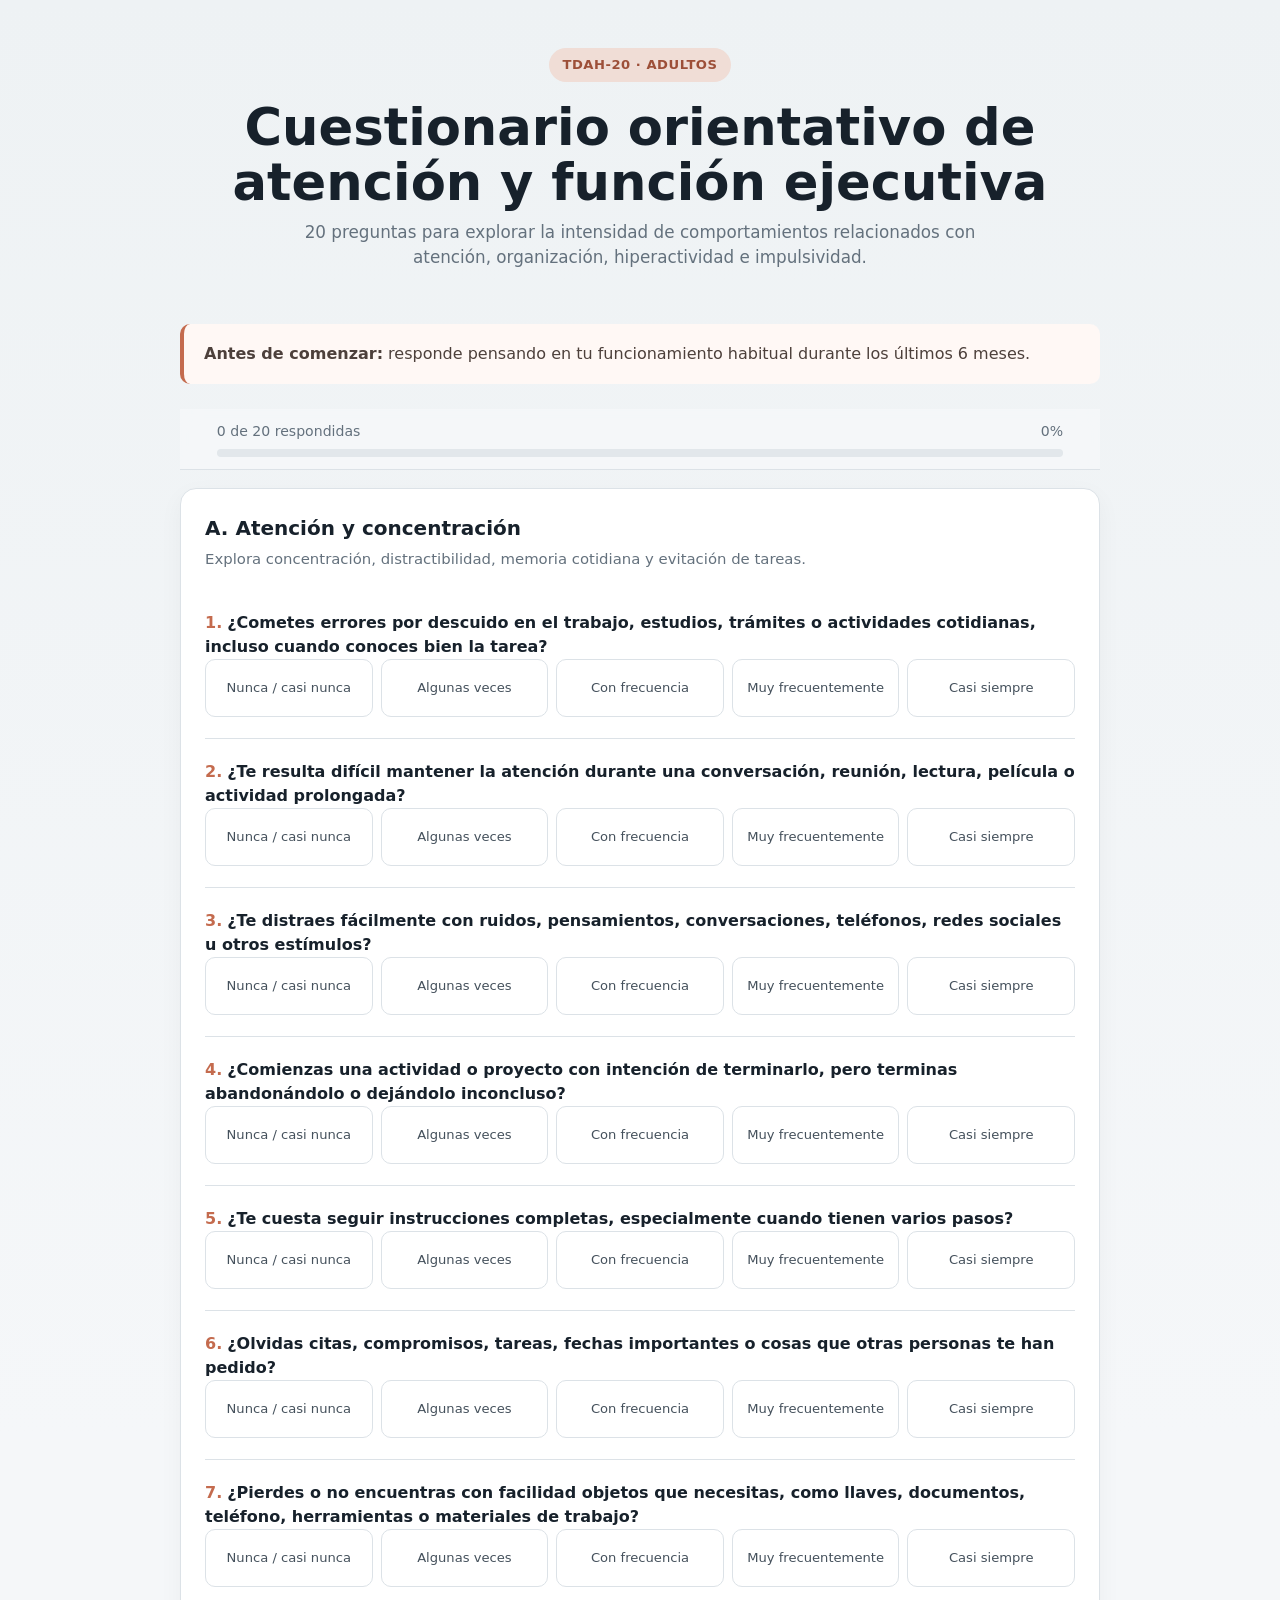
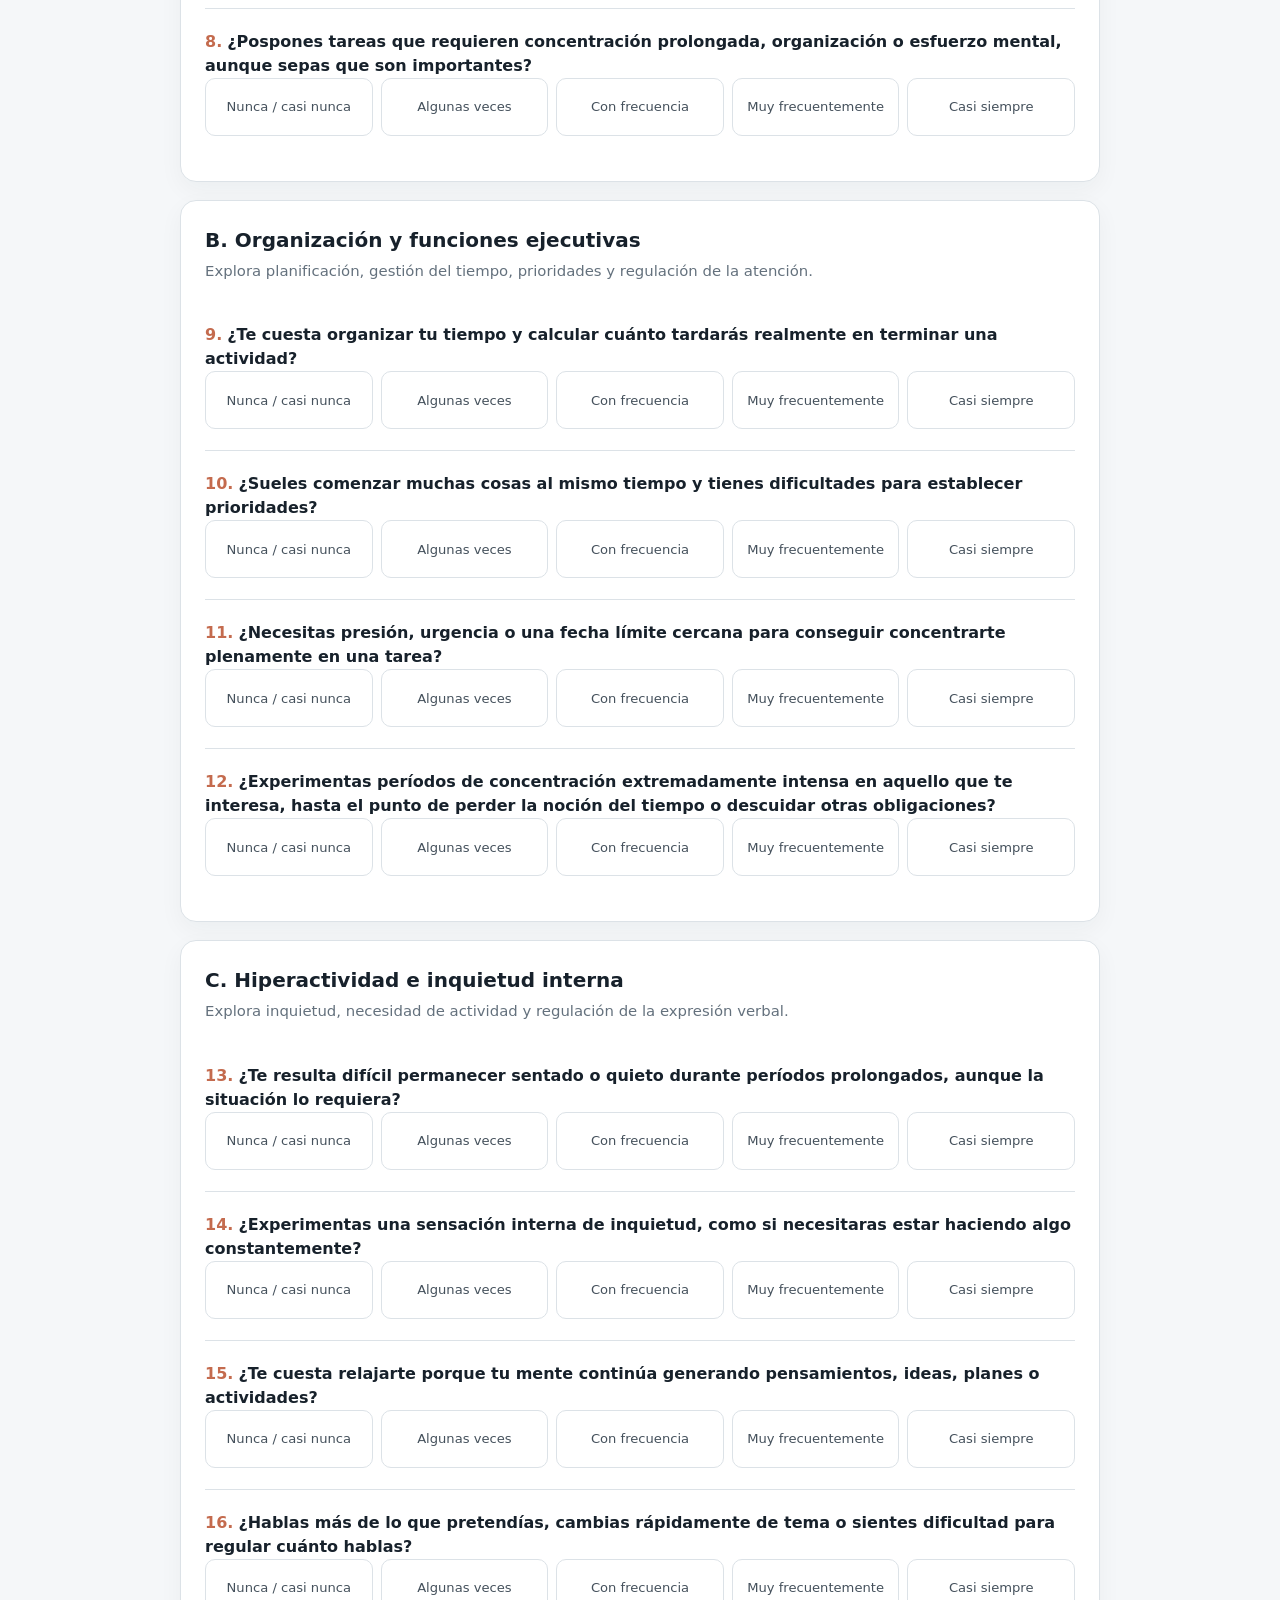
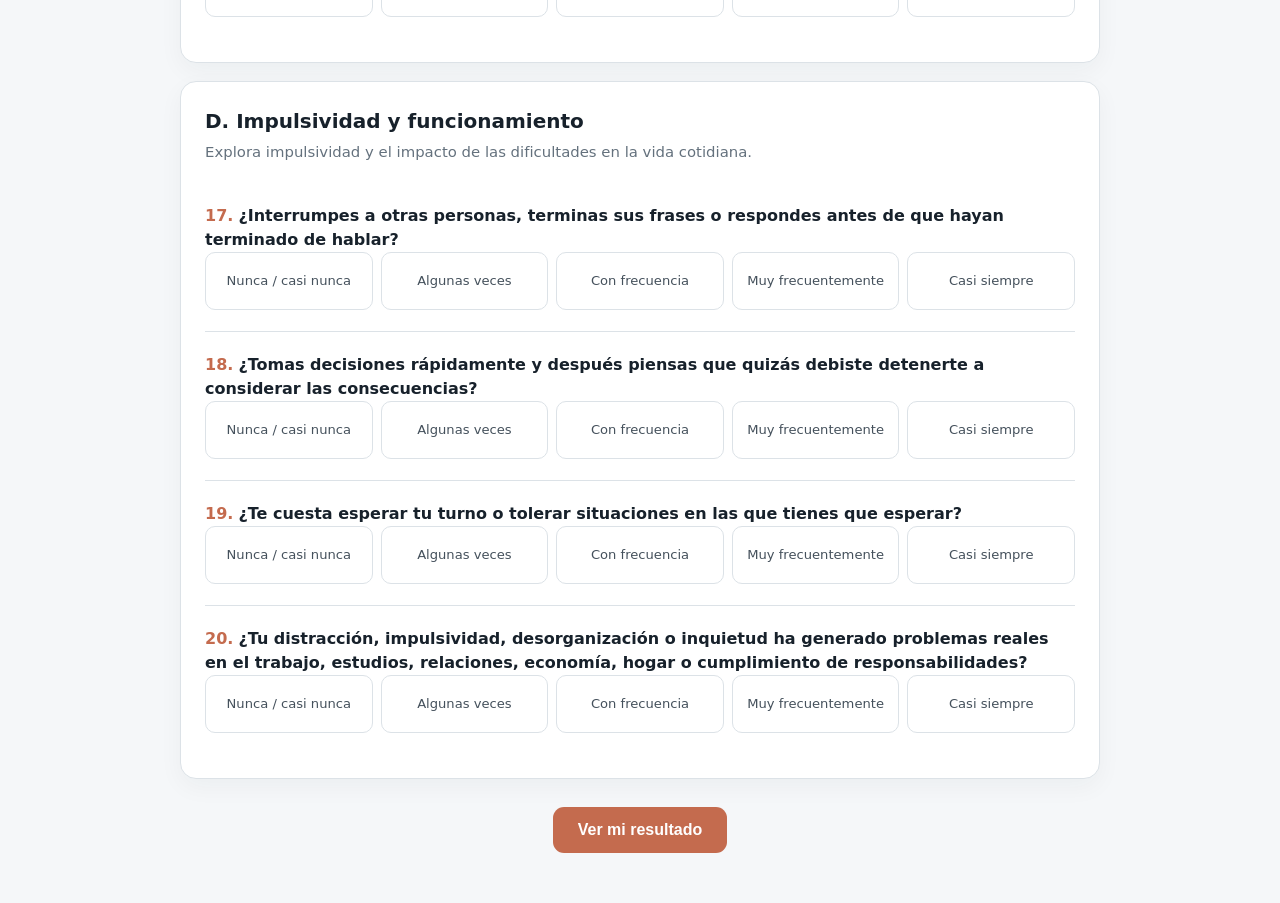
<file: testTDAH.html>
<!DOCTYPE html>
<html lang="es">
<head>
<meta charset="UTF-8">
<meta name="viewport" content="width=device-width, initial-scale=1.0">
<title>TDAH-20 | Evaluación orientativa para adultos</title>
<style>
:root{
  --bg:#f5f7f9; --card:#ffffff; --text:#17212b; --muted:#64717d;
  --accent:#c46b4e; --accent2:#9d4f38; --line:#dce2e7;
  --success:#3d7a5a; --warning:#b47b28; --danger:#a94a45;
}
*{box-sizing:border-box}
body{margin:0;font-family:Inter,system-ui,-apple-system,Segoe UI,Roboto,Arial,sans-serif;
background:linear-gradient(180deg,#eef2f4 0%,var(--bg) 35%);color:var(--text);line-height:1.5}
.container{width:min(920px,92%);margin:auto}
header{padding:48px 0 28px;text-align:center}
.badge{display:inline-block;padding:7px 13px;border-radius:30px;background:#f0ddd6;color:var(--accent2);font-size:.82rem;font-weight:700;letter-spacing:.04em}
h1{font-size:clamp(2rem,5vw,3.2rem);line-height:1.08;margin:18px 0 10px}
.subtitle{max-width:720px;margin:auto;color:var(--muted);font-size:1.05rem}
.notice{margin:25px 0;padding:18px 20px;border-left:4px solid var(--accent);background:#fff8f5;border-radius:10px;color:#4d403b}
.progress-wrap{position:sticky;top:0;z-index:5;background:rgba(245,247,249,.94);backdrop-filter:blur(10px);padding:12px 0;border-bottom:1px solid var(--line)}
.progress-top{display:flex;justify-content:space-between;font-size:.88rem;color:var(--muted);margin-bottom:7px}
.progress{height:8px;background:#e2e7eb;border-radius:10px;overflow:hidden}
.progress-bar{height:100%;width:0;background:var(--accent);transition:.25s}
.card{background:var(--card);border:1px solid var(--line);border-radius:16px;padding:24px;margin:18px 0;box-shadow:0 8px 25px rgba(28,39,49,.045)}
.section-title{margin:0 0 5px;font-size:1.25rem}
.section-desc{margin:0 0 20px;color:var(--muted);font-size:.93rem}
.question{padding:21px 0;border-top:1px solid var(--line)}
.question:first-of-type{border-top:0}
.q-number{font-weight:800;color:var(--accent)}
.q-text{font-size:1rem;font-weight:650;margin:7px 0 15px}
.options{display:grid;grid-template-columns:repeat(5,1fr);gap:8px}
.option{position:relative}
.option input{position:absolute;opacity:0}
.option label{display:block;text-align:center;border:1px solid var(--line);border-radius:10px;padding:11px 7px;font-size:.82rem;color:#45515c;cursor:pointer;min-height:58px;display:flex;align-items:center;justify-content:center;transition:.18s}
.option input:checked+label{border-color:var(--accent);background:#f5e5df;color:var(--accent2);font-weight:750;box-shadow:0 0 0 2px #eed1c7}
.actions{display:flex;justify-content:center;margin:28px 0 50px}
button{border:0;border-radius:11px;padding:14px 25px;background:var(--accent);color:#fff;font-weight:800;font-size:1rem;cursor:pointer}
button:hover{background:var(--accent2)}
button:disabled{opacity:.45;cursor:not-allowed}
.error{display:none;color:var(--danger);background:#fff0ef;padding:13px 16px;border-radius:10px;margin:16px 0}
#results{display:none;margin:25px 0 70px}
.result-hero{border-radius:18px;padding:28px;background:#fff;border:1px solid var(--line)}
.score{font-size:3.4rem;font-weight:900;line-height:1;color:var(--accent2)}
.level{font-size:1.5rem;font-weight:850;margin:8px 0 12px}
.result-copy{color:#4e5a64}
.metrics{display:grid;grid-template-columns:repeat(5,1fr);gap:10px;margin-top:22px}
.metric{padding:15px;border:1px solid var(--line);border-radius:12px;background:#fafbfc}
.metric strong{display:block;font-size:1.25rem}
.metric span{font-size:.78rem;color:var(--muted)}
.bar{height:7px;background:#e6eaed;border-radius:8px;margin-top:8px;overflow:hidden}
.bar i{display:block;height:100%;background:var(--accent)}
.reflection{margin-top:18px;padding:20px;background:#f7f2ef;border-radius:13px}
.reflection h3{margin-top:0}
.disclaimer{font-size:.86rem;color:var(--muted);padding:18px 0;border-top:1px solid var(--line)}
.hidden{display:none}
@media(max-width:700px){
 .options{grid-template-columns:1fr 1fr}
 .option:last-child{grid-column:1/-1}
 .metrics{grid-template-columns:1fr 1fr}
 header{padding-top:30px}
}
</style>
</head>
<body>
<div class="container">
<header>
  <span class="badge">TDAH-20 · ADULTOS</span>
  <h1>Cuestionario orientativo de atención y función ejecutiva</h1>
  <p class="subtitle">20 preguntas para explorar la intensidad de comportamientos relacionados con atención, organización, hiperactividad e impulsividad.</p>
</header>

<div class="notice">
<strong>Antes de comenzar:</strong> responde pensando en tu funcionamiento habitual durante los últimos 6 meses.
</div>

<div class="progress-wrap">
 <div class="container">
  <div class="progress-top"><span id="progressText">0 de 20 respondidas</span><span id="progressPct">0%</span></div>
  <div class="progress"><div class="progress-bar" id="progressBar"></div></div>
 </div>
</div>

<form id="testForm">
<div class="card">
<h2 class="section-title">A. Atención y concentración</h2>
<p class="section-desc">Explora concentración, distractibilidad, memoria cotidiana y evitación de tareas.</p>
<div id="sectionA"></div>
</div>

<div class="card">
<h2 class="section-title">B. Organización y funciones ejecutivas</h2>
<p class="section-desc">Explora planificación, gestión del tiempo, prioridades y regulación de la atención.</p>
<div id="sectionB"></div>
</div>

<div class="card">
<h2 class="section-title">C. Hiperactividad e inquietud interna</h2>
<p class="section-desc">Explora inquietud, necesidad de actividad y regulación de la expresión verbal.</p>
<div id="sectionC"></div>
</div>

<div class="card">
<h2 class="section-title">D. Impulsividad y funcionamiento</h2>
<p class="section-desc">Explora impulsividad y el impacto de las dificultades en la vida cotidiana.</p>
<div id="sectionD"></div>
</div>

<div class="error" id="error">Responde las 20 preguntas antes de ver el resultado.</div>
<div class="actions"><button type="submit">Ver mi resultado</button></div>
</form>

<section id="results">
 <div class="result-hero">
   <div style="color:var(--muted);font-weight:700">Puntuación orientativa</div>
   <div class="score" id="totalScore">0/80</div>
   <div class="level" id="levelName"></div>
   <p class="result-copy" id="resultCopy"></p>
   <div class="metrics" id="metrics"></div>
   <div class="reflection">
     <h3>Reflexión</h3>
     <p id="reflectionText"></p>
   </div>
 </div>
 <div class="card">
   <h3>Cómo interpretar este resultado</h3>
   <p>Una puntuación elevada indica una mayor concentración de señales compatibles con dificultades atencionales o ejecutivas; no confirma por sí sola un diagnóstico de TDAH.</p>
   <p>Para valorar TDAH en adultos también es importante explorar la historia desde la infancia, la presencia de dificultades en más de un contexto y el grado de interferencia en la vida cotidiana. Otros factores —por ejemplo, sueño, estrés, ansiedad, depresión, medicamentos u otras condiciones— pueden producir síntomas similares.</p>
   <p><strong>No se utiliza el término “neurotípico” como resultado diagnóstico.</strong> Una puntuación baja solamente indica que este cuestionario no detecta señales elevadas de TDAH.</p>
 </div>
 <div class="actions"><button type="button" onclick="window.print()">Imprimir / guardar resultado</button></div>
 <div class="disclaimer">Instrumento de orientación diseñado a partir de los dominios generales de síntomas de TDAH en adultos descritos en fuentes de divulgación clínica, incluyendo Psychology Today. Los puntos de corte de esta página son una clasificación orientativa creada para este cuestionario y no equivalen a puntos de corte diagnósticos oficiales.</div>
</section>
</div>

<script>
const questions = [
 ["A",1,"¿Cometes errores por descuido en el trabajo, estudios, trámites o actividades cotidianas, incluso cuando conoces bien la tarea?"],
 ["A",2,"¿Te resulta difícil mantener la atención durante una conversación, reunión, lectura, película o actividad prolongada?"],
 ["A",3,"¿Te distraes fácilmente con ruidos, pensamientos, conversaciones, teléfonos, redes sociales u otros estímulos?"],
 ["A",4,"¿Comienzas una actividad o proyecto con intención de terminarlo, pero terminas abandonándolo o dejándolo inconcluso?"],
 ["A",5,"¿Te cuesta seguir instrucciones completas, especialmente cuando tienen varios pasos?"],
 ["A",6,"¿Olvidas citas, compromisos, tareas, fechas importantes o cosas que otras personas te han pedido?"],
 ["A",7,"¿Pierdes o no encuentras con facilidad objetos que necesitas, como llaves, documentos, teléfono, herramientas o materiales de trabajo?"],
 ["A",8,"¿Pospones tareas que requieren concentración prolongada, organización o esfuerzo mental, aunque sepas que son importantes?"],
 ["B",9,"¿Te cuesta organizar tu tiempo y calcular cuánto tardarás realmente en terminar una actividad?"],
 ["B",10,"¿Sueles comenzar muchas cosas al mismo tiempo y tienes dificultades para establecer prioridades?"],
 ["B",11,"¿Necesitas presión, urgencia o una fecha límite cercana para conseguir concentrarte plenamente en una tarea?"],
 ["B",12,"¿Experimentas períodos de concentración extremadamente intensa en aquello que te interesa, hasta el punto de perder la noción del tiempo o descuidar otras obligaciones?"],
 ["C",13,"¿Te resulta difícil permanecer sentado o quieto durante períodos prolongados, aunque la situación lo requiera?"],
 ["C",14,"¿Experimentas una sensación interna de inquietud, como si necesitaras estar haciendo algo constantemente?"],
 ["C",15,"¿Te cuesta relajarte porque tu mente continúa generando pensamientos, ideas, planes o actividades?"],
 ["C",16,"¿Hablas más de lo que pretendías, cambias rápidamente de tema o sientes dificultad para regular cuánto hablas?"],
 ["D",17,"¿Interrumpes a otras personas, terminas sus frases o respondes antes de que hayan terminado de hablar?"],
 ["D",18,"¿Tomas decisiones rápidamente y después piensas que quizás debiste detenerte a considerar las consecuencias?"],
 ["D",19,"¿Te cuesta esperar tu turno o tolerar situaciones en las que tienes que esperar?"],
 ["D",20,"¿Tu distracción, impulsividad, desorganización o inquietud ha generado problemas reales en el trabajo, estudios, relaciones, economía, hogar o cumplimiento de responsabilidades?"]
];

const answers = [
 ["Nunca / casi nunca",0],
 ["Algunas veces",1],
 ["Con frecuencia",2],
 ["Muy frecuentemente",3],
 ["Casi siempre",4]
];

function render(section,id){
 const target=document.getElementById(id);
 questions.filter(q=>q[0]===section).forEach(q=>{
  const div=document.createElement("div"); div.className="question";
  div.innerHTML=`<div><span class="q-number">${q[1]}.</span> <span class="q-text">${q[2]}</span></div>
  <div class="options">${answers.map((a,i)=>`
   <div class="option">
    <input type="radio" id="q${q[1]}_${i}" name="q${q[1]}" value="${a[1]}">
    <label for="q${q[1]}_${i}">${a[0]}</label>
   </div>`).join("")}</div>`;
  target.appendChild(div);
 });
}
render("A","sectionA"); render("B","sectionB"); render("C","sectionC"); render("D","sectionD");

function updateProgress(){
 let answered=0;
 for(let i=1;i<=20;i++) if(document.querySelector(`input[name=q${i}]:checked`)) answered++;
 let pct=Math.round(answered/20*100);
 document.getElementById("progressText").textContent=`${answered} de 20 respondidas`;
 document.getElementById("progressPct").textContent=pct+"%";
 document.getElementById("progressBar").style.width=pct+"%";
}
document.addEventListener("change",updateProgress);

function level(score){
 if(score<=15) return ["Bajo","Pocas señales compatibles con un patrón significativo de TDAH.","No se observan señales elevadas compatibles con TDAH en este cuestionario. Las dificultades ocasionales de concentración, organización o impulsividad pueden formar parte de la experiencia normal."];
 if(score<=30) return ["Leve","Algunas características compatibles, generalmente de intensidad baja.","Aparecen algunas dificultades relacionadas con atención, organización o impulsividad, pero su intensidad global es baja. Conviene observar si aumentan bajo estrés, falta de sueño, exceso de responsabilidades o tareas poco estimulantes."];
 if(score<=45) return ["Moderado","Presencia relevante de características compatibles.","Tu resultado muestra una cantidad relevante de características compatibles con dificultades atencionales, ejecutivas o de impulsividad. No confirma TDAH, pero puede justificar una evaluación más profunda si existe afectación funcional."];
 if(score<=60) return ["Alto","Concentración elevada de características compatibles.","Tu puntuación indica una concentración elevada de características compatibles con TDAH adulto. Sería razonable considerar una evaluación profesional, especialmente si el patrón es persistente, aparece en varios contextos y se remonta a la infancia."];
 return ["Muy alto","Intensidad muy elevada de características compatibles.","Tu resultado presenta una intensidad muy elevada de características compatibles con TDAH. No constituye un diagnóstico, pero representa una señal importante para considerar una evaluación profesional especializada."];
}

function reflection(score){
 if(score<=15) return "No todo problema de concentración requiere una explicación clínica. Si existe una dificultad concreta, puede ser más útil identificar en qué situaciones aparece y qué factores la modifican que asumir una etiqueta.";
 if(score<=30) return "La atención no funciona igual en todas las situaciones. Observa qué ocurre con el sueño, el estrés, la motivación, el interés y la estructura de las tareas antes de sacar conclusiones.";
 if(score<=45) return "El objetivo no es encontrar una etiqueta, sino comprender cómo funciona tu atención, qué situaciones la favorecen o dificultan y qué impacto tiene en tu vida.";
 if(score<=60) return "Puede existir una diferencia entre saber qué tienes que hacer y conseguir regular atención, motivación, tiempo y conducta para hacerlo. Comprender esa diferencia puede ser más útil que juzgarte por ella.";
 return "Una puntuación elevada no define quién eres. Describe un patrón de funcionamiento que merece ser comprendido. Antes de concluir que existe TDAH, es necesario investigar cuándo comenzaron estas dificultades, dónde aparecen, cuánto interfieren y qué otros factores podrían explicarlas.";
}

document.getElementById("testForm").addEventListener("submit",e=>{
 e.preventDefault();
 let vals=[],missing=false;
 for(let i=1;i<=20;i++){
  const el=document.querySelector(`input[name=q${i}]:checked`);
  if(!el) missing=true; else vals.push(Number(el.value));
 }
 const error=document.getElementById("error");
 if(missing){error.style.display="block";error.scrollIntoView({behavior:"smooth",block:"center"});return}
 error.style.display="none";
 const score=vals.reduce((a,b)=>a+b,0);
 const l=level(score);
 document.getElementById("totalScore").textContent=score+"/80";
 document.getElementById("levelName").textContent="Nivel orientativo: "+l[0];
 document.getElementById("resultCopy").textContent=l[1];
 document.getElementById("reflectionText").textContent=reflection(score);

 const dims=[
  ["Atención",vals.slice(0,8).reduce((a,b)=>a+b,0),32],
  ["Funciones ejecutivas",vals.slice(8,12).reduce((a,b)=>a+b,0),16],
  ["Hiperactividad",vals.slice(12,16).reduce((a,b)=>a+b,0),16],
  ["Impulsividad",vals.slice(16,19).reduce((a,b)=>a+b,0),12],
  ["Impacto funcional",vals[19],4]
 ];
 document.getElementById("metrics").innerHTML=dims.map(d=>`
  <div class="metric"><strong>${d[1]}/${d[2]}</strong><span>${d[0]}</span>
  <div class="bar"><i style="width:${d[1]/d[2]*100}%"></i></div></div>`).join("");
 document.getElementById("results").style.display="block";
 document.getElementById("results").scrollIntoView({behavior:"smooth"});
});
</script>
</body>
</html>
</file>
